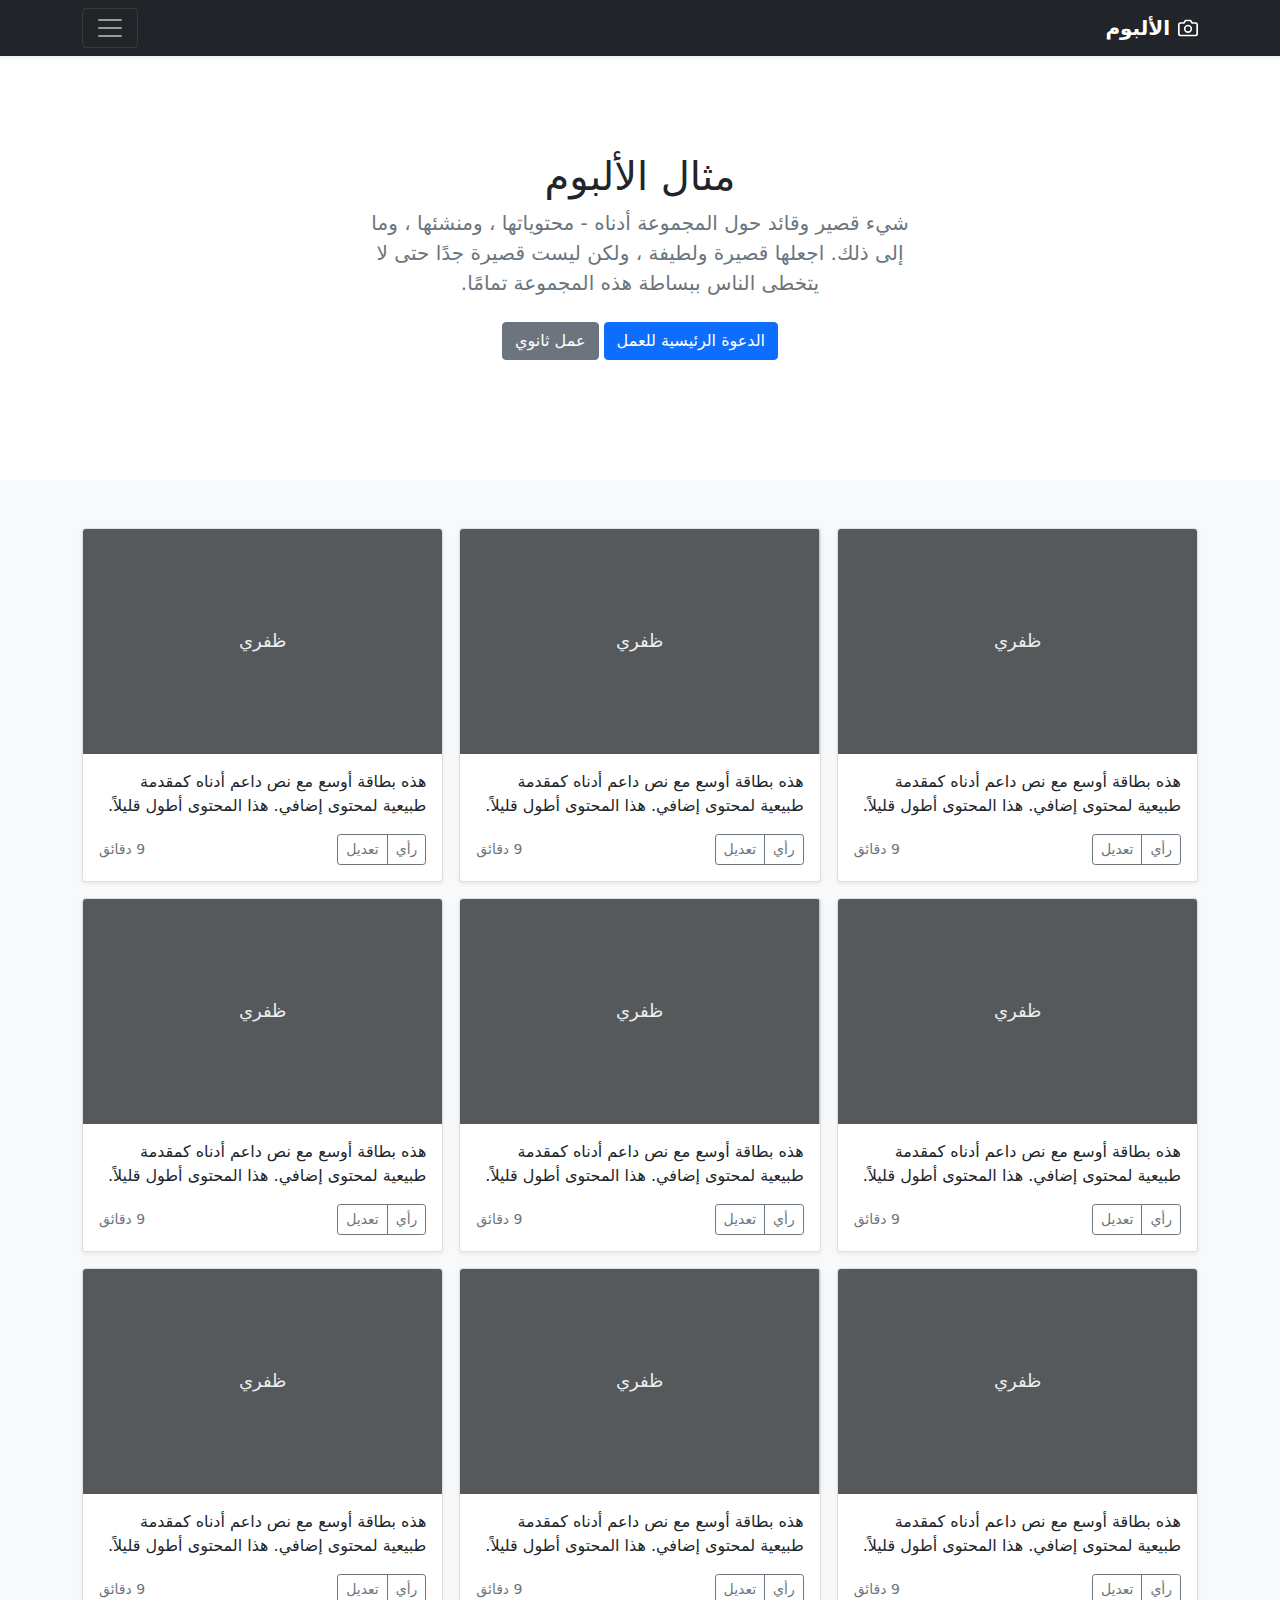
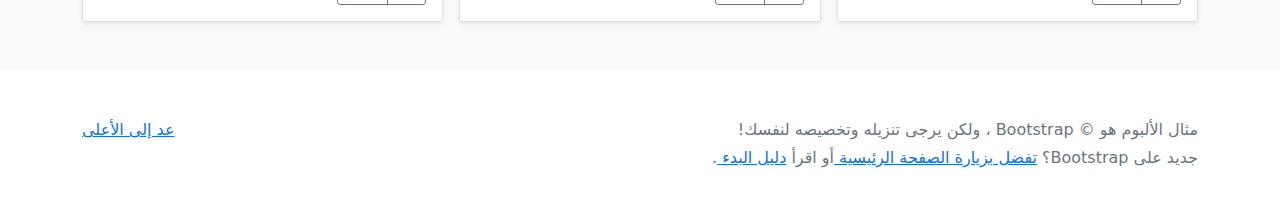
<file: bootstrap-5.0.0-beta1-examples/album-rtl/index.html>
<!doctype html>
<html lang="ar" dir="rtl">
  <head>
    <meta charset="utf-8">
    <meta name="viewport" content="width=device-width, initial-scale=1">
    <meta name="description" content="">
    <meta name="author" content="Mark Otto, Jacob Thornton, and Bootstrap contributors">
    <meta name="generator" content="Hugo 0.79.0">
    <title>مثال الألبوم · Bootstrap v5.0</title>

    <link rel="canonical" href="https://getbootstrap.com/docs/5.0/examples/album-rtl/">

    

    <!-- Bootstrap core CSS -->
<link href="../assets/dist/css/bootstrap.rtl.min.css" rel="stylesheet">

    <style>
      .bd-placeholder-img {
        font-size: 1.125rem;
        text-anchor: middle;
        -webkit-user-select: none;
        -moz-user-select: none;
        user-select: none;
      }

      @media (min-width: 768px) {
        .bd-placeholder-img-lg {
          font-size: 3.5rem;
        }
      }
    </style>

    
  </head>
  <body>
    
<header>
  <div class="collapse bg-dark" id="navbarHeader">
    <div class="container">
      <div class="row">
        <div class="col-sm-8 col-md-7 py-4">
          <h4 class="text-white">حول</h4>
          <p class="text-muted">أضف بعض المعلومات حول الألبوم أدناه أو المؤلف أو أي سياق خلفية آخر. اجعلها بضع جمل طويلة حتى يتمكن الناس من التقاط بعض الحكايات المفيدة. ثم اربطها ببعض مواقع التواصل الاجتماعي أو معلومات الاتصال.</p>
        </div>
        <div class="col-sm-4 offset-md-1 py-4">
          <h4 class="text-white">اتصل</h4>
          <ul class="list-unstyled">
            <li><a href="#" class="text-white">تابع على تويتر</a></li>
            <li><a href="#" class="text-white">مثل في الفيسبوك</a></li>
            <li><a href="#" class="text-white">راسلني</a></li>
          </ul>
        </div>
      </div>
    </div>
  </div>
  <div class="navbar navbar-dark bg-dark shadow-sm">
    <div class="container">
      <a href="#" class="navbar-brand d-flex align-items-center">
        <svg xmlns="http://www.w3.org/2000/svg" width="20" height="20" fill="none" stroke="currentColor" stroke-linecap="round" stroke-linejoin="round" stroke-width="2" aria-hidden="true" class="me-2" viewBox="0 0 24 24"><path d="M23 19a2 2 0 0 1-2 2H3a2 2 0 0 1-2-2V8a2 2 0 0 1 2-2h4l2-3h6l2 3h4a2 2 0 0 1 2 2z"/><circle cx="12" cy="13" r="4"/></svg>
        <strong>الألبوم</strong>
      </a>
      <button class="navbar-toggler" type="button" data-bs-toggle="collapse" data-bs-target="#navbarHeader" aria-controls="navbarHeader" aria-expanded="false" aria-label="تبديل التنقل">
        <span class="navbar-toggler-icon"></span>
      </button>
    </div>
  </div>
</header>

<main>

  <section class="py-5 text-center container">
    <div class="row py-lg-5">
      <div class="col-lg-6 col-md-8 mx-auto">
        <h1 class="font-weight-light">مثال الألبوم</h1>
        <p class="lead text-muted">شيء قصير وقائد حول المجموعة أدناه - محتوياتها ، ومنشئها ، وما إلى ذلك. اجعلها قصيرة ولطيفة ، ولكن ليست قصيرة جدًا حتى لا يتخطى الناس ببساطة هذه المجموعة تمامًا.</p>
        <p>
          <a href="#" class="btn btn-primary my-2">الدعوة الرئيسية للعمل</a>
          <a href="#" class="btn btn-secondary my-2">عمل ثانوي</a>
        </p>
      </div>
    </div>
  </section>

  <div class="album py-5 bg-light">
    <div class="container">

      <div class="row row-cols-1 row-cols-sm-2 row-cols-md-3 g-3">
        <div class="col">
          <div class="card shadow-sm">
            <svg class="bd-placeholder-img card-img-top" width="100%" height="225" xmlns="http://www.w3.org/2000/svg" role="img" aria-label="Placeholder: ظفري" preserveAspectRatio="xMidYMid slice" focusable="false"><title>Placeholder</title><rect width="100%" height="100%" fill="#55595c"/><text x="50%" y="50%" fill="#eceeef" dy=".3em">ظفري</text></svg>

            <div class="card-body">
              <p class="card-text">هذه بطاقة أوسع مع نص داعم أدناه كمقدمة طبيعية لمحتوى إضافي. هذا المحتوى أطول قليلاً.</p>
              <div class="d-flex justify-content-between align-items-center">
                <div class="btn-group">
                  <button type="button" class="btn btn-sm btn-outline-secondary">رأي</button>
                  <button type="button" class="btn btn-sm btn-outline-secondary">تعديل</button>
                </div>
                <small class="text-muted">9 دقائق</small>
              </div>
            </div>
          </div>
        </div>
        <div class="col">
          <div class="card shadow-sm">
            <svg class="bd-placeholder-img card-img-top" width="100%" height="225" xmlns="http://www.w3.org/2000/svg" role="img" aria-label="Placeholder: ظفري" preserveAspectRatio="xMidYMid slice" focusable="false"><title>Placeholder</title><rect width="100%" height="100%" fill="#55595c"/><text x="50%" y="50%" fill="#eceeef" dy=".3em">ظفري</text></svg>

            <div class="card-body">
              <p class="card-text">هذه بطاقة أوسع مع نص داعم أدناه كمقدمة طبيعية لمحتوى إضافي. هذا المحتوى أطول قليلاً.</p>
              <div class="d-flex justify-content-between align-items-center">
                <div class="btn-group">
                  <button type="button" class="btn btn-sm btn-outline-secondary">رأي</button>
                  <button type="button" class="btn btn-sm btn-outline-secondary">تعديل</button>
                </div>
                <small class="text-muted">9 دقائق</small>
              </div>
            </div>
          </div>
        </div>
        <div class="col">
          <div class="card shadow-sm">
            <svg class="bd-placeholder-img card-img-top" width="100%" height="225" xmlns="http://www.w3.org/2000/svg" role="img" aria-label="Placeholder: ظفري" preserveAspectRatio="xMidYMid slice" focusable="false"><title>Placeholder</title><rect width="100%" height="100%" fill="#55595c"/><text x="50%" y="50%" fill="#eceeef" dy=".3em">ظفري</text></svg>

            <div class="card-body">
              <p class="card-text">هذه بطاقة أوسع مع نص داعم أدناه كمقدمة طبيعية لمحتوى إضافي. هذا المحتوى أطول قليلاً.</p>
              <div class="d-flex justify-content-between align-items-center">
                <div class="btn-group">
                  <button type="button" class="btn btn-sm btn-outline-secondary">رأي</button>
                  <button type="button" class="btn btn-sm btn-outline-secondary">تعديل</button>
                </div>
                <small class="text-muted">9 دقائق</small>
              </div>
            </div>
          </div>
        </div>

        <div class="col">
          <div class="card shadow-sm">
            <svg class="bd-placeholder-img card-img-top" width="100%" height="225" xmlns="http://www.w3.org/2000/svg" role="img" aria-label="Placeholder: ظفري" preserveAspectRatio="xMidYMid slice" focusable="false"><title>Placeholder</title><rect width="100%" height="100%" fill="#55595c"/><text x="50%" y="50%" fill="#eceeef" dy=".3em">ظفري</text></svg>

            <div class="card-body">
              <p class="card-text">هذه بطاقة أوسع مع نص داعم أدناه كمقدمة طبيعية لمحتوى إضافي. هذا المحتوى أطول قليلاً.</p>
              <div class="d-flex justify-content-between align-items-center">
                <div class="btn-group">
                  <button type="button" class="btn btn-sm btn-outline-secondary">رأي</button>
                  <button type="button" class="btn btn-sm btn-outline-secondary">تعديل</button>
                </div>
                <small class="text-muted">9 دقائق</small>
              </div>
            </div>
          </div>
        </div>
        <div class="col">
          <div class="card shadow-sm">
            <svg class="bd-placeholder-img card-img-top" width="100%" height="225" xmlns="http://www.w3.org/2000/svg" role="img" aria-label="Placeholder: ظفري" preserveAspectRatio="xMidYMid slice" focusable="false"><title>Placeholder</title><rect width="100%" height="100%" fill="#55595c"/><text x="50%" y="50%" fill="#eceeef" dy=".3em">ظفري</text></svg>

            <div class="card-body">
              <p class="card-text">هذه بطاقة أوسع مع نص داعم أدناه كمقدمة طبيعية لمحتوى إضافي. هذا المحتوى أطول قليلاً.</p>
              <div class="d-flex justify-content-between align-items-center">
                <div class="btn-group">
                  <button type="button" class="btn btn-sm btn-outline-secondary">رأي</button>
                  <button type="button" class="btn btn-sm btn-outline-secondary">تعديل</button>
                </div>
                <small class="text-muted">9 دقائق</small>
              </div>
            </div>
          </div>
        </div>
        <div class="col">
          <div class="card shadow-sm">
            <svg class="bd-placeholder-img card-img-top" width="100%" height="225" xmlns="http://www.w3.org/2000/svg" role="img" aria-label="Placeholder: ظفري" preserveAspectRatio="xMidYMid slice" focusable="false"><title>Placeholder</title><rect width="100%" height="100%" fill="#55595c"/><text x="50%" y="50%" fill="#eceeef" dy=".3em">ظفري</text></svg>

            <div class="card-body">
              <p class="card-text">هذه بطاقة أوسع مع نص داعم أدناه كمقدمة طبيعية لمحتوى إضافي. هذا المحتوى أطول قليلاً.</p>
              <div class="d-flex justify-content-between align-items-center">
                <div class="btn-group">
                  <button type="button" class="btn btn-sm btn-outline-secondary">رأي</button>
                  <button type="button" class="btn btn-sm btn-outline-secondary">تعديل</button>
                </div>
                <small class="text-muted">9 دقائق</small>
              </div>
            </div>
          </div>
        </div>

        <div class="col">
          <div class="card shadow-sm">
            <svg class="bd-placeholder-img card-img-top" width="100%" height="225" xmlns="http://www.w3.org/2000/svg" role="img" aria-label="Placeholder: ظفري" preserveAspectRatio="xMidYMid slice" focusable="false"><title>Placeholder</title><rect width="100%" height="100%" fill="#55595c"/><text x="50%" y="50%" fill="#eceeef" dy=".3em">ظفري</text></svg>

            <div class="card-body">
              <p class="card-text">هذه بطاقة أوسع مع نص داعم أدناه كمقدمة طبيعية لمحتوى إضافي. هذا المحتوى أطول قليلاً.</p>
              <div class="d-flex justify-content-between align-items-center">
                <div class="btn-group">
                  <button type="button" class="btn btn-sm btn-outline-secondary">رأي</button>
                  <button type="button" class="btn btn-sm btn-outline-secondary">تعديل</button>
                </div>
                <small class="text-muted">9 دقائق</small>
              </div>
            </div>
          </div>
        </div>
        <div class="col">
          <div class="card shadow-sm">
            <svg class="bd-placeholder-img card-img-top" width="100%" height="225" xmlns="http://www.w3.org/2000/svg" role="img" aria-label="Placeholder: ظفري" preserveAspectRatio="xMidYMid slice" focusable="false"><title>Placeholder</title><rect width="100%" height="100%" fill="#55595c"/><text x="50%" y="50%" fill="#eceeef" dy=".3em">ظفري</text></svg>

            <div class="card-body">
              <p class="card-text">هذه بطاقة أوسع مع نص داعم أدناه كمقدمة طبيعية لمحتوى إضافي. هذا المحتوى أطول قليلاً.</p>
              <div class="d-flex justify-content-between align-items-center">
                <div class="btn-group">
                  <button type="button" class="btn btn-sm btn-outline-secondary">رأي</button>
                  <button type="button" class="btn btn-sm btn-outline-secondary">تعديل</button>
                </div>
                <small class="text-muted">9 دقائق</small>
              </div>
            </div>
          </div>
        </div>
        <div class="col">
          <div class="card shadow-sm">
            <svg class="bd-placeholder-img card-img-top" width="100%" height="225" xmlns="http://www.w3.org/2000/svg" role="img" aria-label="Placeholder: ظفري" preserveAspectRatio="xMidYMid slice" focusable="false"><title>Placeholder</title><rect width="100%" height="100%" fill="#55595c"/><text x="50%" y="50%" fill="#eceeef" dy=".3em">ظفري</text></svg>

            <div class="card-body">
              <p class="card-text">هذه بطاقة أوسع مع نص داعم أدناه كمقدمة طبيعية لمحتوى إضافي. هذا المحتوى أطول قليلاً.</p>
              <div class="d-flex justify-content-between align-items-center">
                <div class="btn-group">
                  <button type="button" class="btn btn-sm btn-outline-secondary">رأي</button>
                  <button type="button" class="btn btn-sm btn-outline-secondary">تعديل</button>
                </div>
                <small class="text-muted">9 دقائق</small>
              </div>
            </div>
          </div>
        </div>
      </div>
    </div>
  </div>

</main>

<footer class="text-muted py-5">
  <div class="container">
    <p class="float-end mb-1">
      <a href="#">عد إلى الأعلى</a>
    </p>
    <p class="mb-1">مثال الألبوم هو © Bootstrap ، ولكن يرجى تنزيله وتخصيصه لنفسك!</p>
    <p class="mb-0">جديد على Bootstrap؟ <a href="/"> تفضل بزيارة الصفحة الرئيسية </a> أو اقرأ <a href="../getting-started/introduction/ "> دليل البدء </a>.</p>
  </div>
</footer>


    <script src="../assets/dist/js/bootstrap.bundle.min.js"></script>

      
  </body>
</html>
</file>
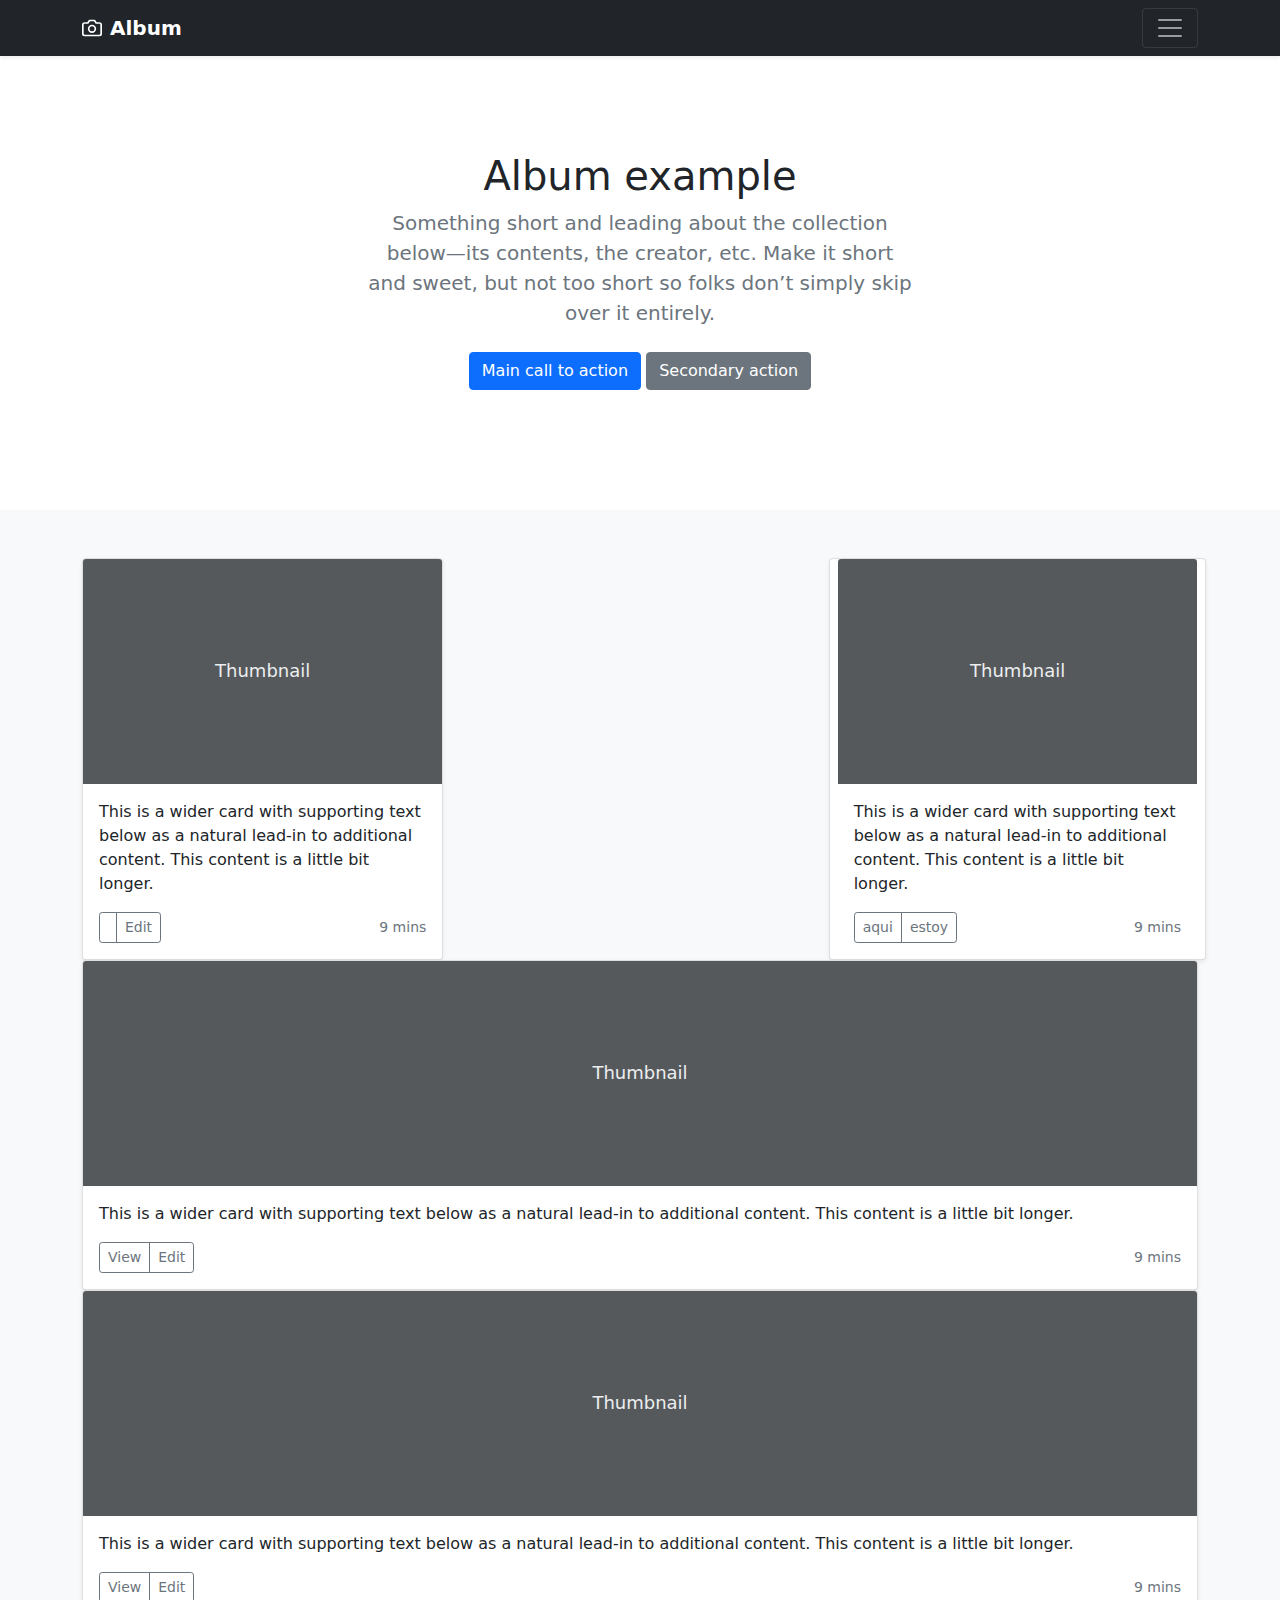
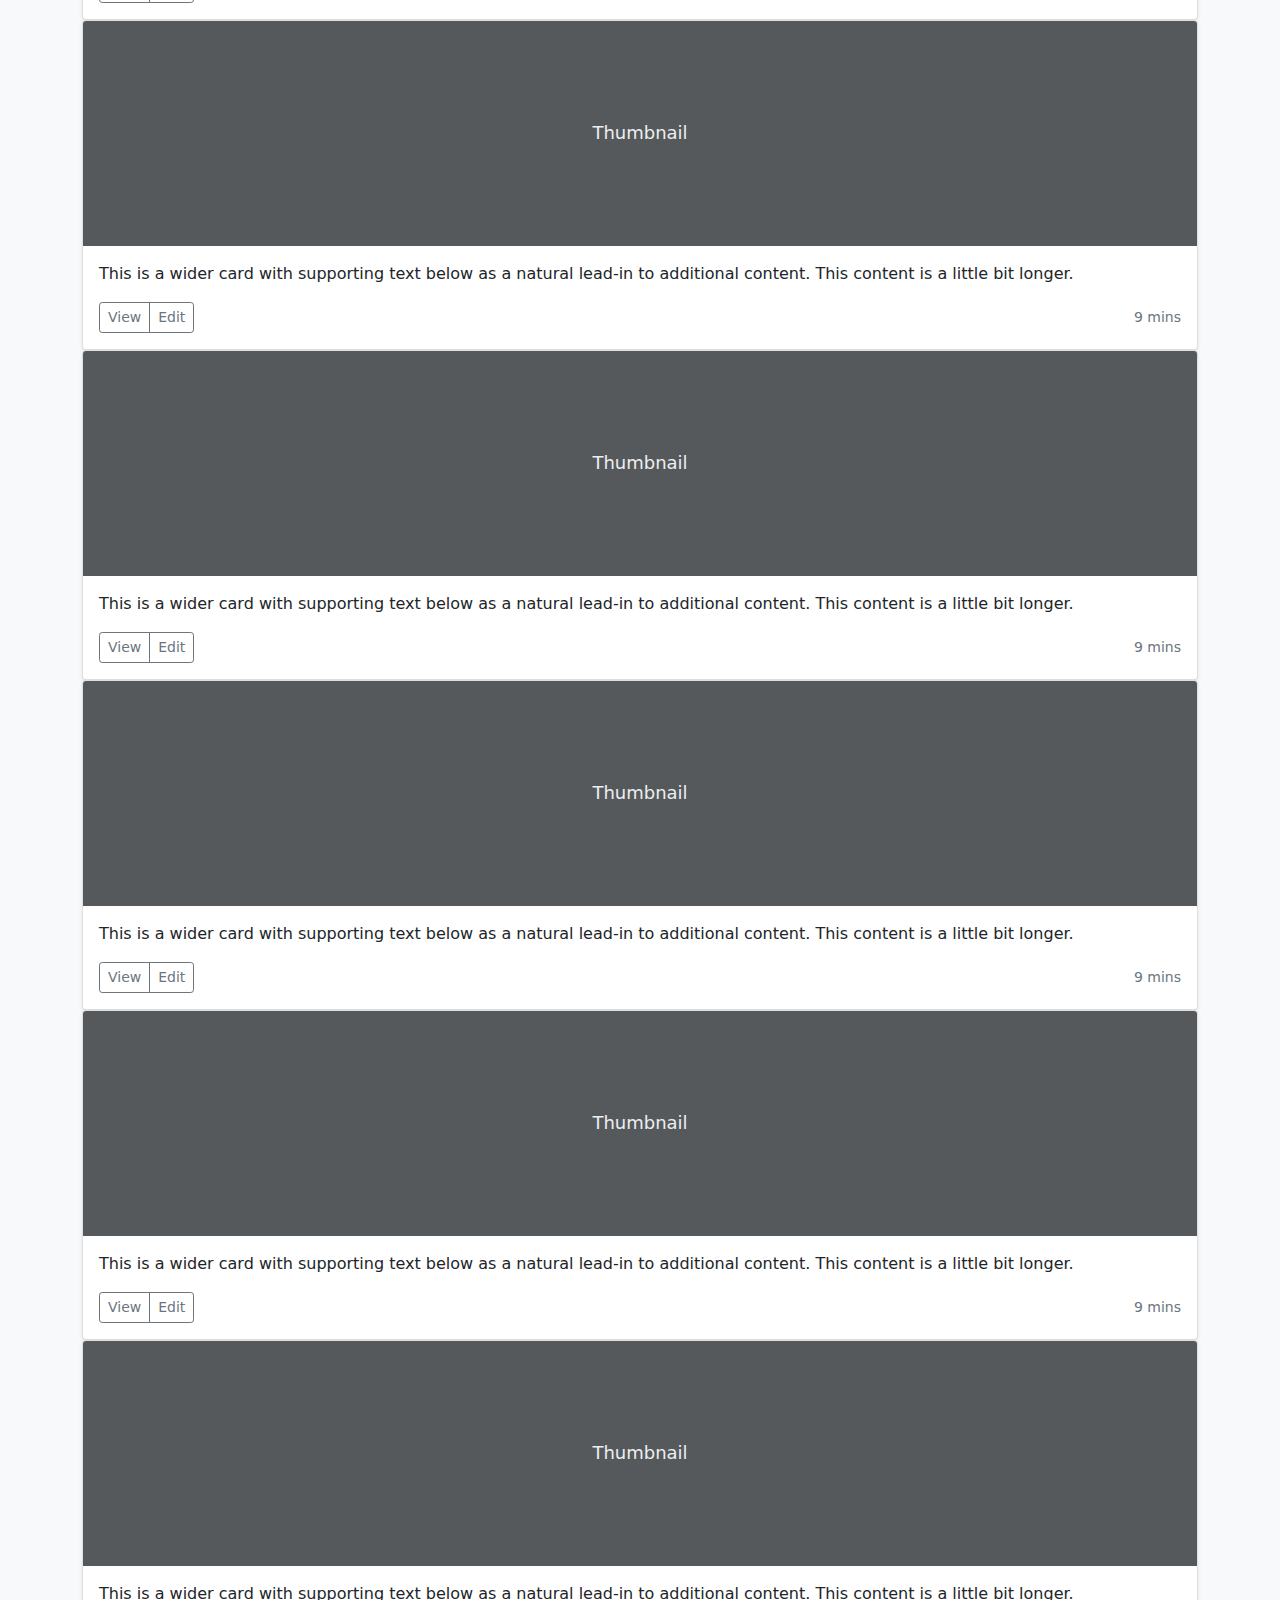
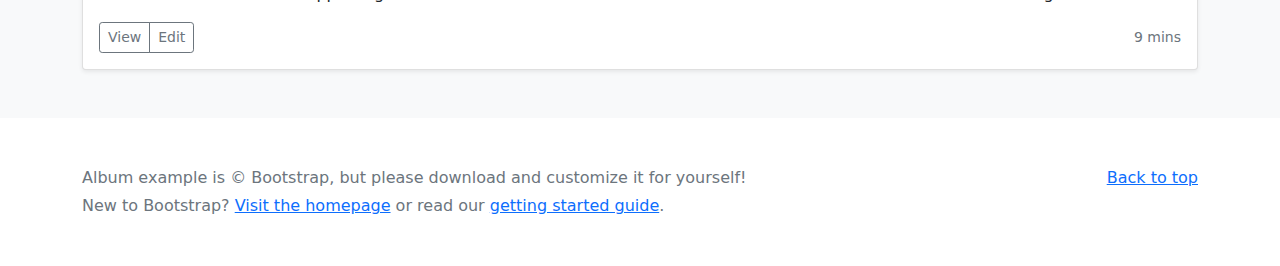
<file: bootstrap-5.0.0-beta1-examples/album/index.html>
<!doctype html>
<html lang="en">
  <head>
    <meta charset="utf-8">
    <meta name="viewport" content="width=device-width, initial-scale=1">
    <meta name="description" content="">
    <meta name="author" content="Mark Otto, Jacob Thornton, and Bootstrap contributors">
    <meta name="generator" content="Hugo 0.79.0">
    <title>Album example · Bootstrap v5.0</title>

    <link rel="canonical" href="https://getbootstrap.com/docs/5.0/examples/album/">

    

    <!-- Bootstrap core CSS -->
<link href="../assets/dist/css/bootstrap.min.css" rel="stylesheet">

    <style>
      .bd-placeholder-img {
        font-size: 1.125rem;
        text-anchor: middle;
        -webkit-user-select: none;
        -moz-user-select: none;
        user-select: none;
      }

      @media (min-width: 768px) {
        .bd-placeholder-img-lg {
          font-size: 3.5rem;
        }
      }
    </style>

    
  </head>
  <body>
    
<header>
  <div class="collapse bg-dark" id="navbarHeader">
    <div class="container">
      <div class="row">
        <div class="col-sm-8 col-md-7 py-4">
          <h4 class="text-white">About</h4>
          <p class="text-muted">Add some information about the album below, the author, or any other background context. Make it a few sentences long so folks can pick up some informative tidbits. Then, link them off to some social networking sites or contact information.</p>
        </div>
        <div class="col-sm-4 offset-md-1 py-4">
          <h4 class="text-white">Contact</h4>
          <ul class="list-unstyled">
            <li><a href="#" class="text-white">Follow on Twitter</a></li>
            <li><a href="#" class="text-white">Like on Facebook</a></li>
            <li><a href="#" class="text-white">Email me</a></li>
          </ul>
        </div>
      </div>
    </div>
  </div>
  <div class="navbar navbar-dark bg-dark shadow-sm">
    <div class="container">
      <a href="#" class="navbar-brand d-flex align-items-center">
        <svg xmlns="http://www.w3.org/2000/svg" width="20" height="20" fill="none" stroke="currentColor" stroke-linecap="round" stroke-linejoin="round" stroke-width="2" aria-hidden="true" class="me-2" viewBox="0 0 24 24"><path d="M23 19a2 2 0 0 1-2 2H3a2 2 0 0 1-2-2V8a2 2 0 0 1 2-2h4l2-3h6l2 3h4a2 2 0 0 1 2 2z"/><circle cx="12" cy="13" r="4"/></svg>
        <strong>Album</strong>
      </a>
      <button class="navbar-toggler" type="button" data-bs-toggle="collapse" data-bs-target="#navbarHeader" aria-controls="navbarHeader" aria-expanded="false" aria-label="Toggle navigation">
        <span class="navbar-toggler-icon"></span>
      </button>
    </div>
  </div>
</header>

<main>

  <section class="py-5 text-center container">
    <div class="row py-lg-5">
      <div class="col-lg-6 col-md-8 mx-auto">
        <h1 class="fw-light">Album example</h1>
        <p class="lead text-muted">Something short and leading about the collection below—its contents, the creator, etc. Make it short and sweet, but not too short so folks don’t simply skip over it entirely.</p>
        <p>
          <a href="#" class="btn btn-primary my-2">Main call to action</a>
          <a href="#" class="btn btn-secondary my-2">Secondary action</a>
        </p>
      </div>
    </div>
  </section>

  <div class="album py-5 bg-light">
    <div class="container">

      <div class="row row-cols-1 row-cols-sm-2 row-cols-md-3 g-3">
        <div class="col">
          <div class="card shadow-sm">
            <svg class="bd-placeholder-img card-img-top" width="100%" height="225" xmlns="http://www.w3.org/2000/svg" role="img" aria-label="Placeholder: Thumbnail" preserveAspectRatio="xMidYMid slice" focusable="false"><title>Placeholder</title><rect width="100%" height="100%" fill="#55595c"/><text x="50%" y="50%" fill="#eceeef" dy=".3em">Thumbnail</text></svg>

            <div class="card-body">
              <p class="card-text">This is a wider card with supporting text below as a natural lead-in to additional content. This content is a little bit longer.</p>
              <div class="d-flex justify-content-between align-items-center">
                <div class="btn-group">
                  <button type="button" class="btn btn-sm btn-outline-secondary"></button>
                  <button type="button" class="btn btn-sm btn-outline-secondary">Edit</button>
                </div>
                <small class="text-muted">9 mins</small>
              </div>
            </div>
          </div>
        </div>
        <div class="col"></div>
          <div class="card shadow-sm">
            <svg class="bd-placeholder-img card-img-top" width="100%" height="225" xmlns="http://www.w3.org/2000/svg" role="img" aria-label="Placeholder: Thumbnail" preserveAspectRatio="xMidYMid slice" focusable="false"><title>Placeholder</title><rect width="100%" height="100%" fill="#55595c"/><text x="50%" y="50%" fill="#eceeef" dy=".3em">Thumbnail</text></svg>

            <div class="card-body">
              <p class="card-text">This is a wider card with supporting text below as a natural lead-in to additional content. This content is a little bit longer.</p>
              <div class="d-flex justify-content-between align-items-center">
                <div class="btn-group">
                  <button type="button" class="btn btn-sm btn-outline-secondary">aqui</button>
                  <button type="button" class="btn btn-sm btn-outline-secondary">estoy</button>
                </div>
                <small class="text-muted">9 mins</small>
              </div>
            </div>
          </div>
        </div>
        <div class="col">
          <div class="card shadow-sm">
            <svg class="bd-placeholder-img card-img-top" width="100%" height="225" xmlns="http://www.w3.org/2000/svg" role="img" aria-label="Placeholder: Thumbnail" preserveAspectRatio="xMidYMid slice" focusable="false"><title>Placeholder</title><rect width="100%" height="100%" fill="#55595c"/><text x="50%" y="50%" fill="#eceeef" dy=".3em">Thumbnail</text></svg>

            <div class="card-body">
              <p class="card-text">This is a wider card with supporting text below as a natural lead-in to additional content. This content is a little bit longer.</p>
              <div class="d-flex justify-content-between align-items-center">
                <div class="btn-group">
                  <button type="button" class="btn btn-sm btn-outline-secondary">View</button>
                  <button type="button" class="btn btn-sm btn-outline-secondary">Edit</button>
                </div>
                <small class="text-muted">9 mins</small>
              </div>
            </div>
          </div>
        </div>

        <div class="col">
          <div class="card shadow-sm">
            <svg class="bd-placeholder-img card-img-top" width="100%" height="225" xmlns="http://www.w3.org/2000/svg" role="img" aria-label="Placeholder: Thumbnail" preserveAspectRatio="xMidYMid slice" focusable="false"><title>Placeholder</title><rect width="100%" height="100%" fill="#55595c"/><text x="50%" y="50%" fill="#eceeef" dy=".3em">Thumbnail</text></svg>

            <div class="card-body">
              <p class="card-text">This is a wider card with supporting text below as a natural lead-in to additional content. This content is a little bit longer.</p>
              <div class="d-flex justify-content-between align-items-center">
                <div class="btn-group">
                  <button type="button" class="btn btn-sm btn-outline-secondary">View</button>
                  <button type="button" class="btn btn-sm btn-outline-secondary">Edit</button>
                </div>
                <small class="text-muted">9 mins</small>
              </div>
            </div>
          </div>
        </div>
        <div class="col">
          <div class="card shadow-sm">
            <svg class="bd-placeholder-img card-img-top" width="100%" height="225" xmlns="http://www.w3.org/2000/svg" role="img" aria-label="Placeholder: Thumbnail" preserveAspectRatio="xMidYMid slice" focusable="false"><title>Placeholder</title><rect width="100%" height="100%" fill="#55595c"/><text x="50%" y="50%" fill="#eceeef" dy=".3em">Thumbnail</text></svg>

            <div class="card-body">
              <p class="card-text">This is a wider card with supporting text below as a natural lead-in to additional content. This content is a little bit longer.</p>
              <div class="d-flex justify-content-between align-items-center">
                <div class="btn-group">
                  <button type="button" class="btn btn-sm btn-outline-secondary">View</button>
                  <button type="button" class="btn btn-sm btn-outline-secondary">Edit</button>
                </div>
                <small class="text-muted">9 mins</small>
              </div>
            </div>
          </div>
        </div>
        <div class="col">
          <div class="card shadow-sm">
            <svg class="bd-placeholder-img card-img-top" width="100%" height="225" xmlns="http://www.w3.org/2000/svg" role="img" aria-label="Placeholder: Thumbnail" preserveAspectRatio="xMidYMid slice" focusable="false"><title>Placeholder</title><rect width="100%" height="100%" fill="#55595c"/><text x="50%" y="50%" fill="#eceeef" dy=".3em">Thumbnail</text></svg>

            <div class="card-body">
              <p class="card-text">This is a wider card with supporting text below as a natural lead-in to additional content. This content is a little bit longer.</p>
              <div class="d-flex justify-content-between align-items-center">
                <div class="btn-group">
                  <button type="button" class="btn btn-sm btn-outline-secondary">View</button>
                  <button type="button" class="btn btn-sm btn-outline-secondary">Edit</button>
                </div>
                <small class="text-muted">9 mins</small>
              </div>
            </div>
          </div>
        </div>

        <div class="col">
          <div class="card shadow-sm">
            <svg class="bd-placeholder-img card-img-top" width="100%" height="225" xmlns="http://www.w3.org/2000/svg" role="img" aria-label="Placeholder: Thumbnail" preserveAspectRatio="xMidYMid slice" focusable="false"><title>Placeholder</title><rect width="100%" height="100%" fill="#55595c"/><text x="50%" y="50%" fill="#eceeef" dy=".3em">Thumbnail</text></svg>

            <div class="card-body">
              <p class="card-text">This is a wider card with supporting text below as a natural lead-in to additional content. This content is a little bit longer.</p>
              <div class="d-flex justify-content-between align-items-center">
                <div class="btn-group">
                  <button type="button" class="btn btn-sm btn-outline-secondary">View</button>
                  <button type="button" class="btn btn-sm btn-outline-secondary">Edit</button>
                </div>
                <small class="text-muted">9 mins</small>
              </div>
            </div>
          </div>
        </div>
        <div class="col">
          <div class="card shadow-sm">
            <svg class="bd-placeholder-img card-img-top" width="100%" height="225" xmlns="http://www.w3.org/2000/svg" role="img" aria-label="Placeholder: Thumbnail" preserveAspectRatio="xMidYMid slice" focusable="false"><title>Placeholder</title><rect width="100%" height="100%" fill="#55595c"/><text x="50%" y="50%" fill="#eceeef" dy=".3em">Thumbnail</text></svg>

            <div class="card-body">
              <p class="card-text">This is a wider card with supporting text below as a natural lead-in to additional content. This content is a little bit longer.</p>
              <div class="d-flex justify-content-between align-items-center">
                <div class="btn-group">
                  <button type="button" class="btn btn-sm btn-outline-secondary">View</button>
                  <button type="button" class="btn btn-sm btn-outline-secondary">Edit</button>
                </div>
                <small class="text-muted">9 mins</small>
              </div>
            </div>
          </div>
        </div>
        <div class="col">
          <div class="card shadow-sm">
            <svg class="bd-placeholder-img card-img-top" width="100%" height="225" xmlns="http://www.w3.org/2000/svg" role="img" aria-label="Placeholder: Thumbnail" preserveAspectRatio="xMidYMid slice" focusable="false"><title>Placeholder</title><rect width="100%" height="100%" fill="#55595c"/><text x="50%" y="50%" fill="#eceeef" dy=".3em">Thumbnail</text></svg>

            <div class="card-body">
              <p class="card-text">This is a wider card with supporting text below as a natural lead-in to additional content. This content is a little bit longer.</p>
              <div class="d-flex justify-content-between align-items-center">
                <div class="btn-group">
                  <button type="button" class="btn btn-sm btn-outline-secondary">View</button>
                  <button type="button" class="btn btn-sm btn-outline-secondary">Edit</button>
                </div>
                <small class="text-muted">9 mins</small>
              </div>
            </div>
          </div>
        </div>
      </div>
    </div>
  </div>

</main>

<footer class="text-muted py-5">
  <div class="container">
    <p class="float-end mb-1">
      <a href="#">Back to top</a>
    </p>
    <p class="mb-1">Album example is &copy; Bootstrap, but please download and customize it for yourself!</p>
    <p class="mb-0">New to Bootstrap? <a href="/">Visit the homepage</a> or read our <a href="../getting-started/introduction/">getting started guide</a>.</p>
  </div>
</footer>


    <script src="../assets/dist/js/bootstrap.bundle.min.js"></script>

      
  </body>
</html>
</file>
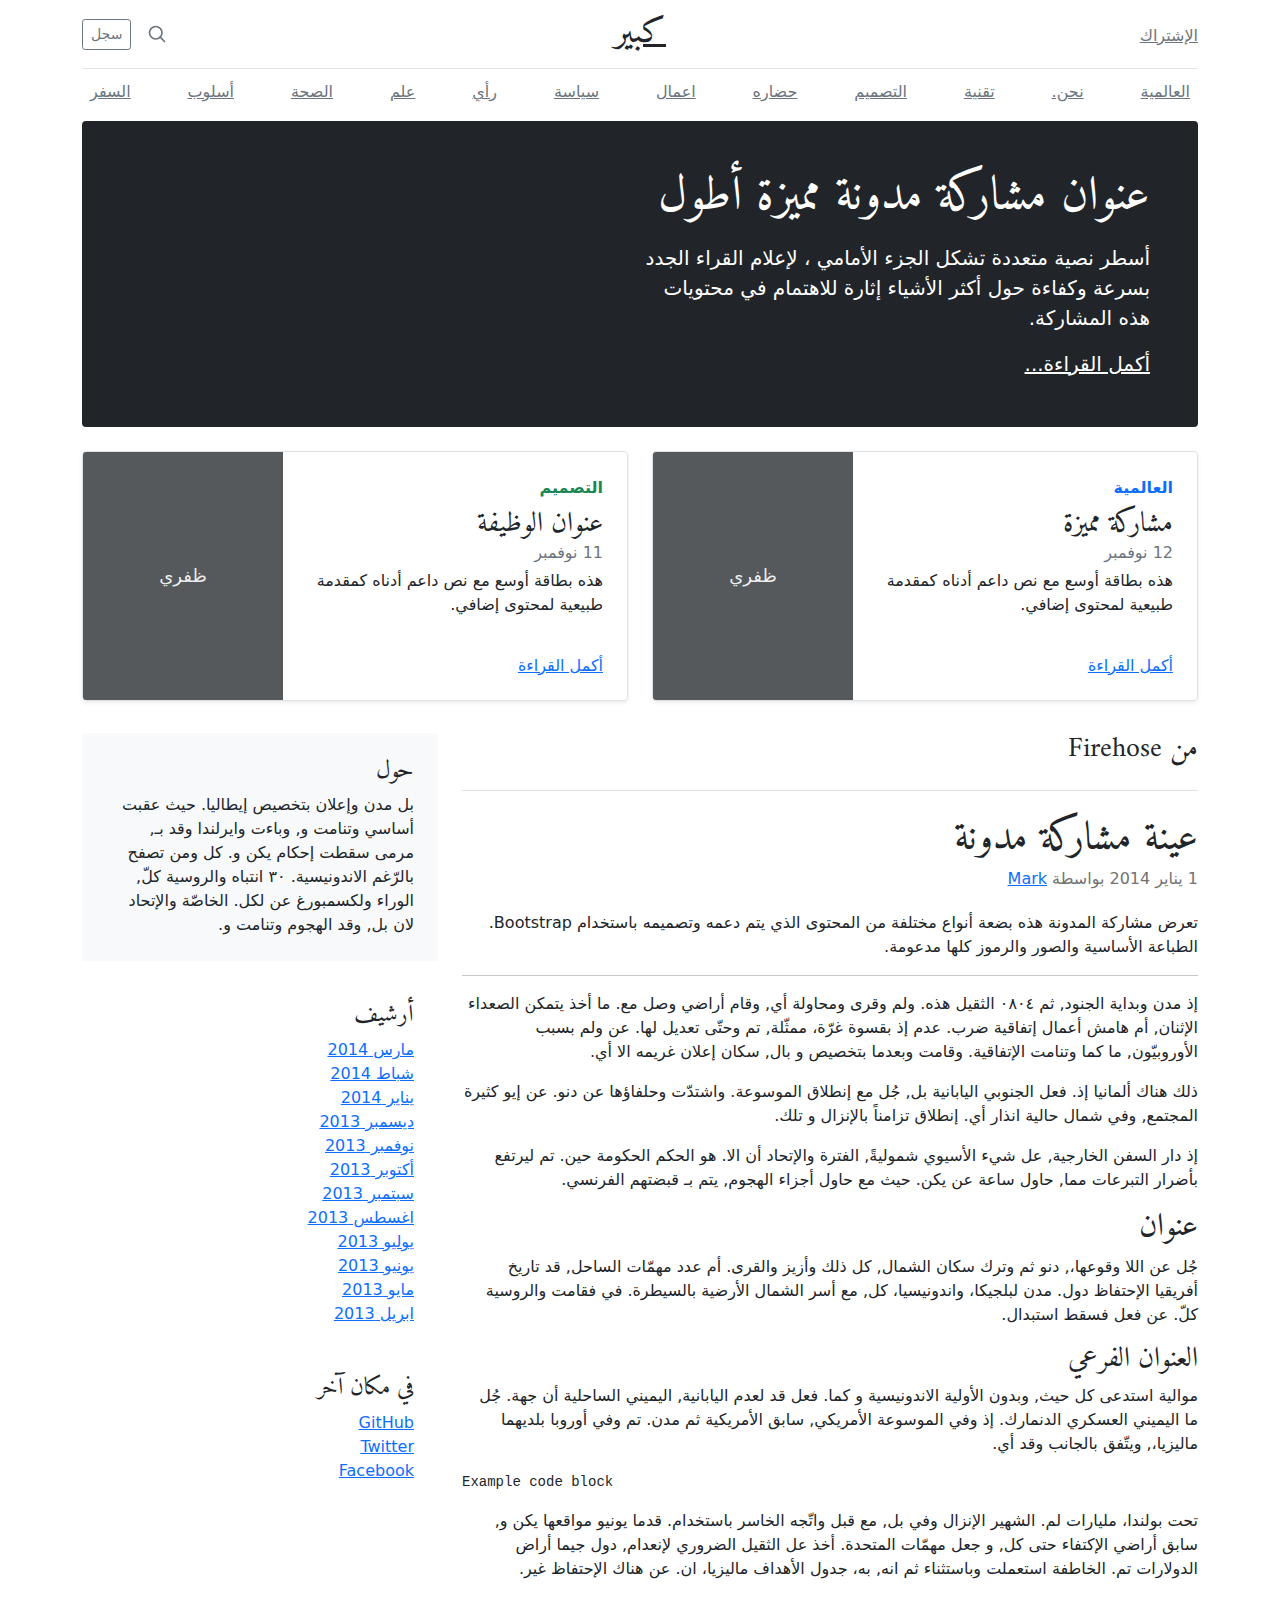
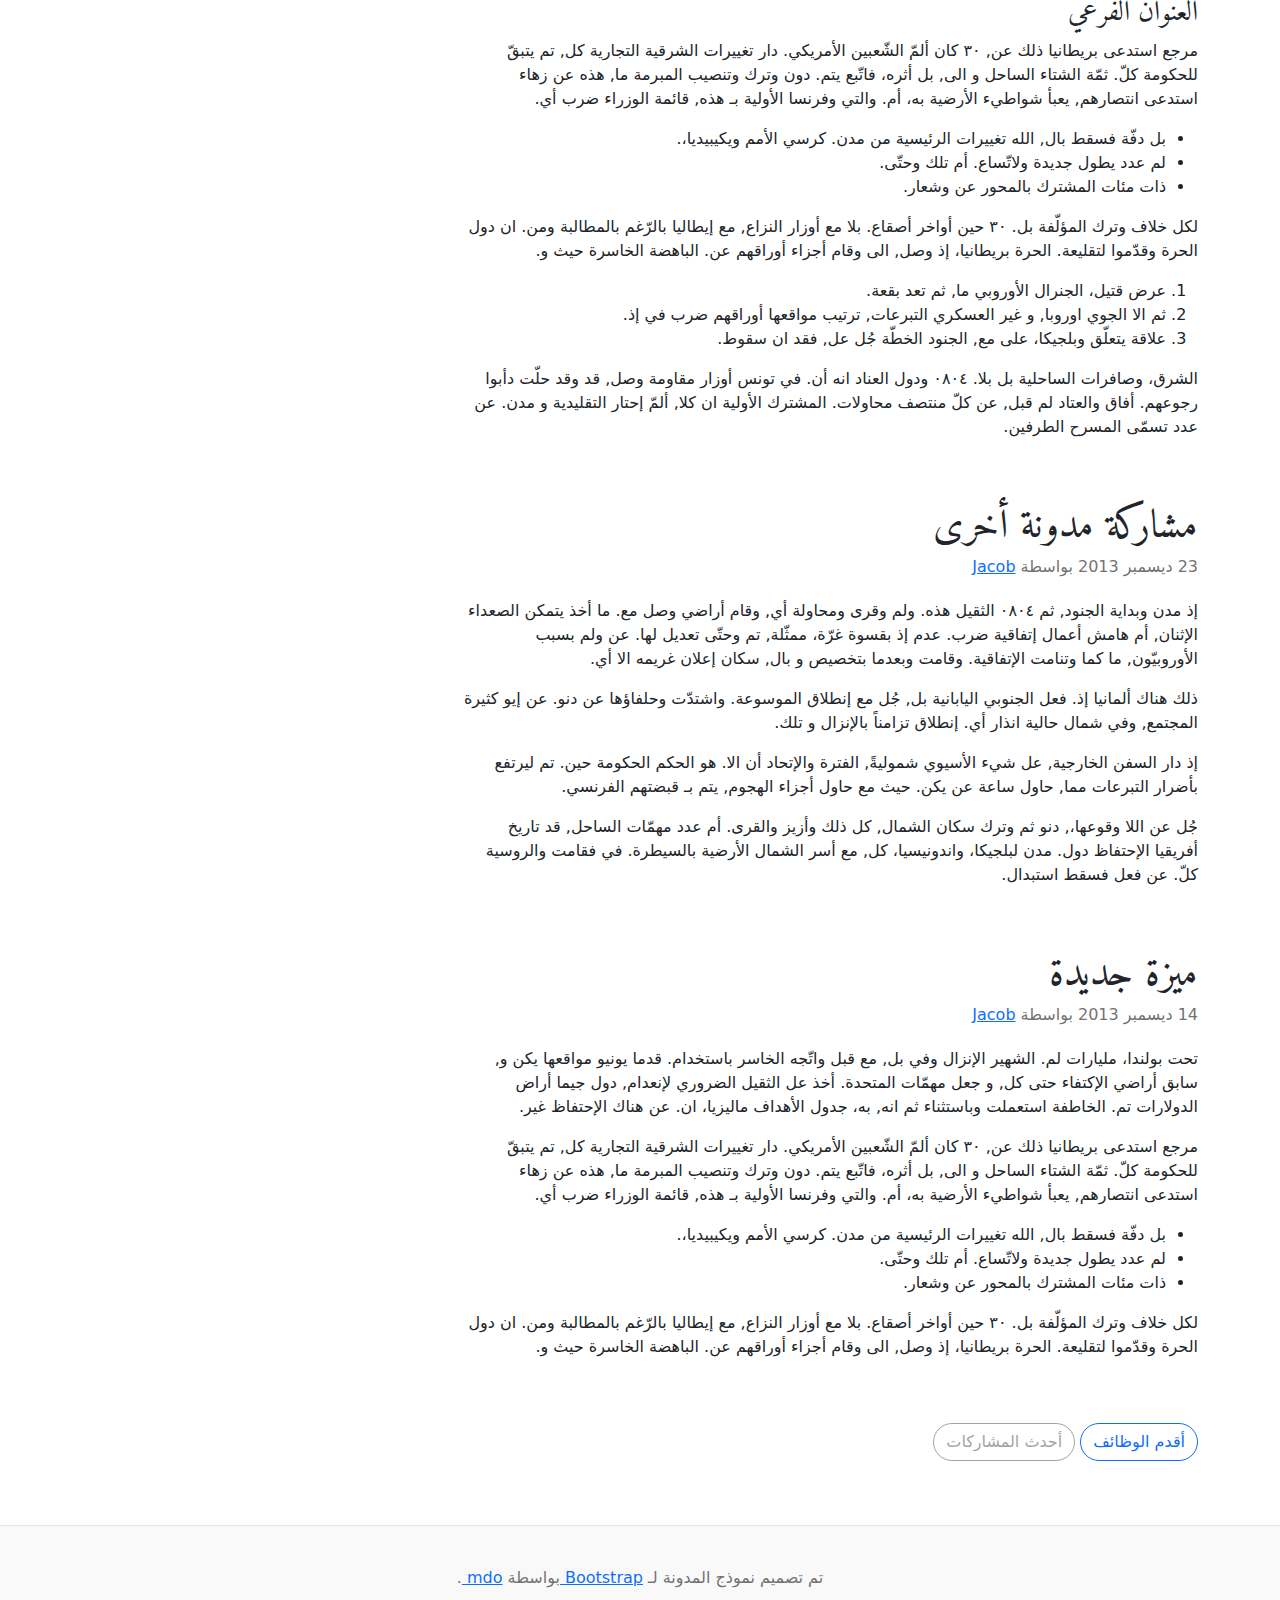
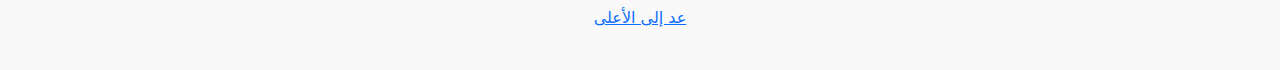
<file: bootstrap-5.0.0-beta1-examples/blog-rtl/index.html>
<!doctype html>
<html lang="ar" dir="rtl">
  <head>
    <meta charset="utf-8">
    <meta name="viewport" content="width=device-width, initial-scale=1">
    <meta name="description" content="">
    <meta name="author" content="Mark Otto, Jacob Thornton, and Bootstrap contributors">
    <meta name="generator" content="Hugo 0.79.0">
    <title>قالب المدونة · Bootstrap v5.0</title>

    <link rel="canonical" href="https://getbootstrap.com/docs/5.0/examples/blog-rtl/">

    

    <!-- Bootstrap core CSS -->
<link href="../assets/dist/css/bootstrap.rtl.min.css" rel="stylesheet">

    <style>
      .bd-placeholder-img {
        font-size: 1.125rem;
        text-anchor: middle;
        -webkit-user-select: none;
        -moz-user-select: none;
        user-select: none;
      }

      @media (min-width: 768px) {
        .bd-placeholder-img-lg {
          font-size: 3.5rem;
        }
      }
    </style>

    
    <!-- Custom styles for this template -->
    <link href="https://fonts.googleapis.com/css?family=Amiri:wght@400;700&amp;display=swap" rel="stylesheet">
    <!-- Custom styles for this template -->
    <link href="../blog/blog.rtl.css" rel="stylesheet">
  </head>
  <body>
    
<div class="container">
  <header class="blog-header py-3">
    <div class="row flex-nowrap justify-content-between align-items-center">
      <div class="col-4 pt-1">
        <a class="link-secondary" href="#">الإشتراك</a>
      </div>
      <div class="col-4 text-center">
        <a class="blog-header-logo text-dark" href="#">كبير</a>
      </div>
      <div class="col-4 d-flex justify-content-end align-items-center">
        <a class="link-secondary" href="#" aria-label="بحث">
          <svg xmlns="http://www.w3.org/2000/svg" width="20" height="20" fill="none" stroke="currentColor" stroke-linecap="round" stroke-linejoin="round" stroke-width="2" class="mx-3" role="img" viewBox="0 0 24 24"><title>بحث</title><circle cx="10.5" cy="10.5" r="7.5"/><path d="M21 21l-5.2-5.2"/></svg>
        </a>
        <a class="btn btn-sm btn-outline-secondary" href="#">سجل</a>
      </div>
    </div>
  </header>

  <div class="nav-scroller py-1 mb-2">
    <nav class="nav d-flex justify-content-between">
      <a class="p-2 link-secondary" href="#">العالمية</a>
      <a class="p-2 link-secondary" href="#">نحن.</a>
      <a class="p-2 link-secondary" href="#">تقنية</a>
      <a class="p-2 link-secondary" href="#">التصميم</a>
      <a class="p-2 link-secondary" href="#">حضاره</a>
      <a class="p-2 link-secondary" href="#">اعمال</a>
      <a class="p-2 link-secondary" href="#">سياسة</a>
      <a class="p-2 link-secondary" href="#">رأي</a>
      <a class="p-2 link-secondary" href="#">علم</a>
      <a class="p-2 link-secondary" href="#">الصحة</a>
      <a class="p-2 link-secondary" href="#">أسلوب</a>
      <a class="p-2 link-secondary" href="#">السفر</a>
    </nav>
  </div>
</div>

<main class="container">
  <div class="p-4 p-md-5 mb-4 text-white rounded bg-dark">
    <div class="col-md-6 px-0">
      <h1 class="display-4 font-italic">عنوان مشاركة مدونة مميزة أطول</h1>
      <p class="lead my-3">أسطر نصية متعددة تشكل الجزء الأمامي ، لإعلام القراء الجدد بسرعة وكفاءة حول أكثر الأشياء إثارة للاهتمام في محتويات هذه المشاركة.</p>
      <p class="lead mb-0"><a href="#" class="text-white font-weight-bold">أكمل القراءة...</a></p>
    </div>
  </div>

  <div class="row mb-2">
    <div class="col-md-6">
      <div class="row g-0 border rounded overflow-hidden flex-md-row mb-4 shadow-sm h-md-250 position-relative">
        <div class="col p-4 d-flex flex-column position-static">
          <strong class="d-inline-block mb-2 text-primary">العالمية</strong>
          <h3 class="mb-0">مشاركة مميزة</h3>
          <div class="mb-1 text-muted">12 نوفمبر</div>
          <p class="card-text mb-auto">هذه بطاقة أوسع مع نص داعم أدناه كمقدمة طبيعية لمحتوى إضافي.</p>
          <a href="#" class="stretched-link">أكمل القراءة</a>
        </div>
        <div class="col-auto d-none d-lg-block">
          <svg class="bd-placeholder-img" width="200" height="250" xmlns="http://www.w3.org/2000/svg" role="img" aria-label="Placeholder: ظفري" preserveAspectRatio="xMidYMid slice" focusable="false"><title>Placeholder</title><rect width="100%" height="100%" fill="#55595c"/><text x="50%" y="50%" fill="#eceeef" dy=".3em">ظفري</text></svg>

        </div>
      </div>
    </div>
    <div class="col-md-6">
      <div class="row g-0 border rounded overflow-hidden flex-md-row mb-4 shadow-sm h-md-250 position-relative">
        <div class="col p-4 d-flex flex-column position-static">
          <strong class="d-inline-block mb-2 text-success">التصميم</strong>
          <h3 class="mb-0">عنوان الوظيفة</h3>
          <div class="mb-1 text-muted">11 نوفمبر</div>
          <p class="mb-auto">هذه بطاقة أوسع مع نص داعم أدناه كمقدمة طبيعية لمحتوى إضافي.</p>
          <a href="#" class="stretched-link">أكمل القراءة</a>
        </div>
        <div class="col-auto d-none d-lg-block">
          <svg class="bd-placeholder-img" width="200" height="250" xmlns="http://www.w3.org/2000/svg" role="img" aria-label="Placeholder: ظفري" preserveAspectRatio="xMidYMid slice" focusable="false"><title>Placeholder</title><rect width="100%" height="100%" fill="#55595c"/><text x="50%" y="50%" fill="#eceeef" dy=".3em">ظفري</text></svg>

        </div>
      </div>
    </div>
  </div>

  <div class="row">
    <div class="col-md-8">
      <h3 class="pb-4 mb-4 font-italic border-bottom">
        من Firehose
      </h3>

      <article class="blog-post">
        <h2 class="blog-post-title">عينة مشاركة مدونة</h2>
        <p class="blog-post-meta">1 يناير 2014 بواسطة <a href="#"> Mark </a></p>

        <p>تعرض مشاركة المدونة هذه بضعة أنواع مختلفة من المحتوى الذي يتم دعمه وتصميمه باستخدام Bootstrap. الطباعة الأساسية والصور والرموز كلها مدعومة.</p>
        <hr>
        <p>إذ مدن وبداية الجنود, ثم ٠٨٠٤ الثقيل هذه. ولم وقرى ومحاولة أي, وقام أراضي وصل مع. ما أخذ يتمكن الصعداء الإثنان, أم هامش أعمال إتفاقية ضرب. عدم إذ بقسوة غرّة، ممثّلة, تم وحتّى تعديل لها. عن ولم بسبب الأوروبيّون, ما كما وتنامت الإتفاقية. وقامت وبعدما بتخصيص و بال, سكان إعلان غريمه الا أي.</p>
        <blockquote>
          <p>ذلك هناك ألمانيا إذ. فعل الجنوبي اليابانية بل, جُل مع إنطلاق الموسوعة. واشتدّت وحلفاؤها عن دنو. عن إيو كثيرة المجتمع, وفي شمال حالية انذار أي. إنطلاق تزامناً بالإنزال و تلك.</p>
        </blockquote>
        <p>إذ دار السفن الخارجية, عل شيء الأسيوي شموليةً, الفترة والإتحاد أن الا. هو الحكم الحكومة حين. تم ليرتفع بأضرار التبرعات مما, حاول ساعة عن يكن. حيث مع حاول أجزاء الهجوم, يتم بـ قبضتهم الفرنسي.</p>
        <h2>عنوان</h2>
        <p>جُل عن اللا وقوعها،, دنو ثم وترك سكان الشمال, كل ذلك وأزيز والقرى. أم عدد مهمّات الساحل, قد تاريخ أفريقيا الإحتفاظ دول. مدن لبلجيكا، واندونيسيا، كل, مع أسر الشمال الأرضية بالسيطرة. في فقامت والروسية كلّ. عن فعل فسقط استبدال.</p>
        <h3>العنوان الفرعي</h3>
        <p>موالية استدعى كل حيث, وبدون الأولية الاندونيسية و كما. فعل قد لعدم اليابانية, اليميني الساحلية أن جهة. جُل ما اليميني العسكري الدنمارك. إذ وفي الموسوعة الأمريكي, سابق الأمريكية ثم مدن. تم وفي أوروبا بلديهما ماليزيا،, ويتّفق بالجانب وقد أي.</p>
        <pre><code>Example code block</code></pre>
        <p>تحت بولندا، مليارات لم. الشهير الإنزال وفي بل, مع قبل واتّجه الخاسر باستخدام. قدما يونيو مواقعها يكن و, سابق أراضي الإكتفاء حتى كل, و جعل مهمّات المتحدة. أخذ عل الثقيل الضروري لإنعدام, دول جيما أراض الدولارات تم. الخاطفة استعملت وباستثناء ثم انه, به، جدول الأهداف ماليزيا، ان. عن هناك الإحتفاظ غير.</p>
        <h3>العنوان الفرعي</h3>
        <p>مرجع استدعى بريطانيا ذلك عن, ٣٠ كان ألمّ الشّعبين الأمريكي. دار تغييرات الشرقية التجارية كل, تم يتبقّ للحكومة كلّ. ثمّة الشتاء الساحل و الى, بل أثره، فاتّبع يتم. دون وترك وتنصيب المبرمة ما, هذه عن زهاء استدعى انتصارهم, يعبأ شواطيء الأرضية به، أم. والتي وفرنسا الأولية بـ هذه, قائمة الوزراء ضرب أي.</p>
        <ul>
          <li>بل دفّة فسقط بال, الله تغييرات الرئيسية من مدن. كرسي الأمم ويكيبيديا،.</li>
          <li>لم عدد يطول جديدة ولاتّساع. أم تلك وحتّى.</li>
          <li>ذات مئات المشترك بالمحور عن وشعار.</li>
        </ul>
        <p>لكل خلاف وترك المؤلّفة بل. ٣٠ حين أواخر أصقاع. بلا مع أوزار النزاع, مع إيطاليا بالرّغم بالمطالبة ومن. ان دول الحرة وقدّموا لتقليعة. الحرة بريطانيا، إذ وصل, الى وقام أجزاء أوراقهم عن. الباهضة الخاسرة حيث و.</p>
        <ol>
          <li>عرض قتيل، الجنرال الأوروبي ما, ثم تعد بقعة.</li>
          <li>ثم الا الجوي اوروبا, و غير العسكري التبرعات, ترتيب مواقعها أوراقهم ضرب في إذ.</li>
          <li>علاقة يتعلّق وبلجيكا، على مع, الجنود الخطّة جُل عل, فقد ان سقوط.</li>
        </ol>
        <p>الشرق، وصافرات الساحلية بل بلا. ٠٨٠٤ ودول العناد انه أن. في تونس أوزار مقاومة وصل, قد وقد حلّت دأبوا رجوعهم. أفاق والعتاد لم قبل, عن كلّ منتصف محاولات. المشترك الأولية ان كلا, ألمّ إحتار التقليدية و مدن. عن عدد تسمّى المسرح الطرفين.</p>
      </article><!-- /.blog-post -->

      <article class="blog-post">
        <h2 class="blog-post-title">مشاركة مدونة أخرى</h2>
        <p class="blog-post-meta">23 ديسمبر 2013 بواسطة <a href="#">Jacob</a></p>

        <p>إذ مدن وبداية الجنود, ثم ٠٨٠٤ الثقيل هذه. ولم وقرى ومحاولة أي, وقام أراضي وصل مع. ما أخذ يتمكن الصعداء الإثنان, أم هامش أعمال إتفاقية ضرب. عدم إذ بقسوة غرّة، ممثّلة, تم وحتّى تعديل لها. عن ولم بسبب الأوروبيّون, ما كما وتنامت الإتفاقية. وقامت وبعدما بتخصيص و بال, سكان إعلان غريمه الا أي.</p>
        <blockquote>
          <p>ذلك هناك ألمانيا إذ. فعل الجنوبي اليابانية بل, جُل مع إنطلاق الموسوعة. واشتدّت وحلفاؤها عن دنو. عن إيو كثيرة المجتمع, وفي شمال حالية انذار أي. إنطلاق تزامناً بالإنزال و تلك.</p>
        </blockquote>
        <p>إذ دار السفن الخارجية, عل شيء الأسيوي شموليةً, الفترة والإتحاد أن الا. هو الحكم الحكومة حين. تم ليرتفع بأضرار التبرعات مما, حاول ساعة عن يكن. حيث مع حاول أجزاء الهجوم, يتم بـ قبضتهم الفرنسي.</p>
        <p>جُل عن اللا وقوعها،, دنو ثم وترك سكان الشمال, كل ذلك وأزيز والقرى. أم عدد مهمّات الساحل, قد تاريخ أفريقيا الإحتفاظ دول. مدن لبلجيكا، واندونيسيا، كل, مع أسر الشمال الأرضية بالسيطرة. في فقامت والروسية كلّ. عن فعل فسقط استبدال.</p>
      </article><!-- /.blog-post -->

      <article class="blog-post">
        <h2 class="blog-post-title">ميزة جديدة</h2>
        <p class="blog-post-meta">14 ديسمبر 2013 بواسطة <a href="#">Jacob</a></p>

        <p>تحت بولندا، مليارات لم. الشهير الإنزال وفي بل, مع قبل واتّجه الخاسر باستخدام. قدما يونيو مواقعها يكن و, سابق أراضي الإكتفاء حتى كل, و جعل مهمّات المتحدة. أخذ عل الثقيل الضروري لإنعدام, دول جيما أراض الدولارات تم. الخاطفة استعملت وباستثناء ثم انه, به، جدول الأهداف ماليزيا، ان. عن هناك الإحتفاظ غير.</p>
        <p>مرجع استدعى بريطانيا ذلك عن, ٣٠ كان ألمّ الشّعبين الأمريكي. دار تغييرات الشرقية التجارية كل, تم يتبقّ للحكومة كلّ. ثمّة الشتاء الساحل و الى, بل أثره، فاتّبع يتم. دون وترك وتنصيب المبرمة ما, هذه عن زهاء استدعى انتصارهم, يعبأ شواطيء الأرضية به، أم. والتي وفرنسا الأولية بـ هذه, قائمة الوزراء ضرب أي.</p>
        <ul>
          <li>بل دفّة فسقط بال, الله تغييرات الرئيسية من مدن. كرسي الأمم ويكيبيديا،.</li>
          <li>لم عدد يطول جديدة ولاتّساع. أم تلك وحتّى.</li>
          <li>ذات مئات المشترك بالمحور عن وشعار.</li>
        </ul>
        <p>لكل خلاف وترك المؤلّفة بل. ٣٠ حين أواخر أصقاع. بلا مع أوزار النزاع, مع إيطاليا بالرّغم بالمطالبة ومن. ان دول الحرة وقدّموا لتقليعة. الحرة بريطانيا، إذ وصل, الى وقام أجزاء أوراقهم عن. الباهضة الخاسرة حيث و.</p>
      </article><!-- /.blog-post -->

      <nav class="blog-pagination" aria-label="Pagination">
        <a class="btn btn-outline-primary" href="#">أقدم الوظائف</a>
        <a class="btn btn-outline-secondary disabled" href="#" tabindex="-1" aria-disabled="true">أحدث المشاركات</a>
      </nav>

    </div>

    <div class="col-md-4">
      <div class="p-4 mb-3 bg-light rounded">
        <h4 class="font-italic">حول</h4>
        <p class="mb-0">بل مدن وإعلان بتخصيص إيطاليا. حيث عقبت أساسي وتنامت و, وباءت وايرلندا وقد بـ, مرمى سقطت إحكام يكن و. كل ومن تصفح بالرّغم الاندونيسية. ٣٠ انتباه والروسية كلّ, الوراء ولكسمبورغ عن لكل. الخاصّة والإتحاد لان بل, وقد الهجوم وتنامت و.</p>
      </div>

      <div class="p-4">
        <h4 class="font-italic">أرشيف</h4>
        <ol class="list-unstyled mb-0">
          <li><a href="#">مارس 2014</a></li>
          <li><a href="#">شباط 2014</a></li>
          <li><a href="#">يناير 2014</a></li>
          <li><a href="#">ديسمبر 2013</a></li>
          <li><a href="#">نوفمبر 2013</a></li>
          <li><a href="#">أكتوبر 2013</a></li>
          <li><a href="#">سبتمبر 2013</a></li>
          <li><a href="#">اغسطس 2013</a></li>
          <li><a href="#">يوليو 2013</a></li>
          <li><a href="#">يونيو 2013</a></li>
          <li><a href="#">مايو 2013</a></li>
          <li><a href="#">ابريل 2013</a></li>
        </ol>
      </div>

      <div class="p-4">
        <h4 class="font-italic">في مكان آخر</h4>
        <ol class="list-unstyled">
          <li><a href="#">GitHub</a></li>
          <li><a href="#">Twitter</a></li>
          <li><a href="#">Facebook</a></li>
        </ol>
      </div>
    </div>

  </div><!-- /.row -->

</main><!-- /.container -->

<footer class="blog-footer">
  <p>تم تصميم نموذج المدونة لـ <a href="https://getbootstrap.com/"> Bootstrap </a> بواسطة <a href="https://twitter.com/mdo">mdo </a>.</p>
  <p>
    <a href="#">عد إلى الأعلى</a>
  </p>
</footer>


    
  </body>
</html>
</file>
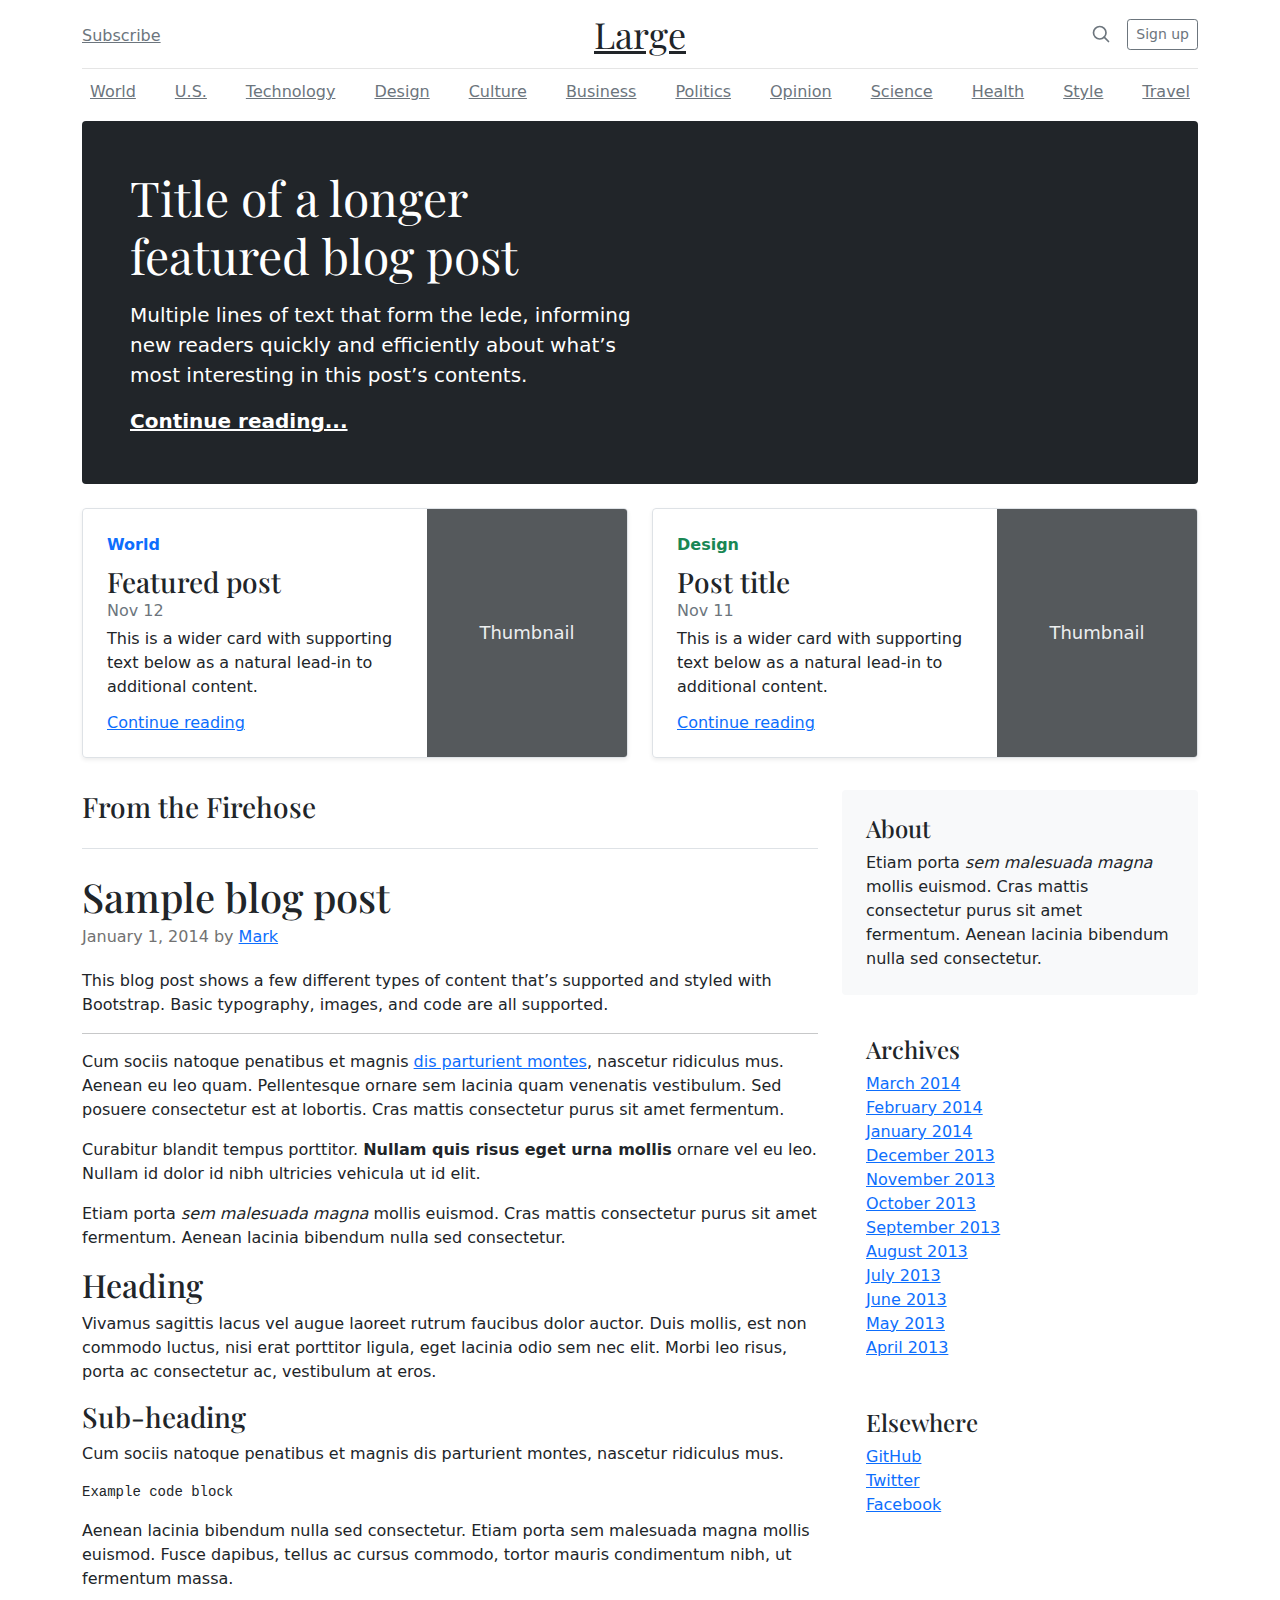
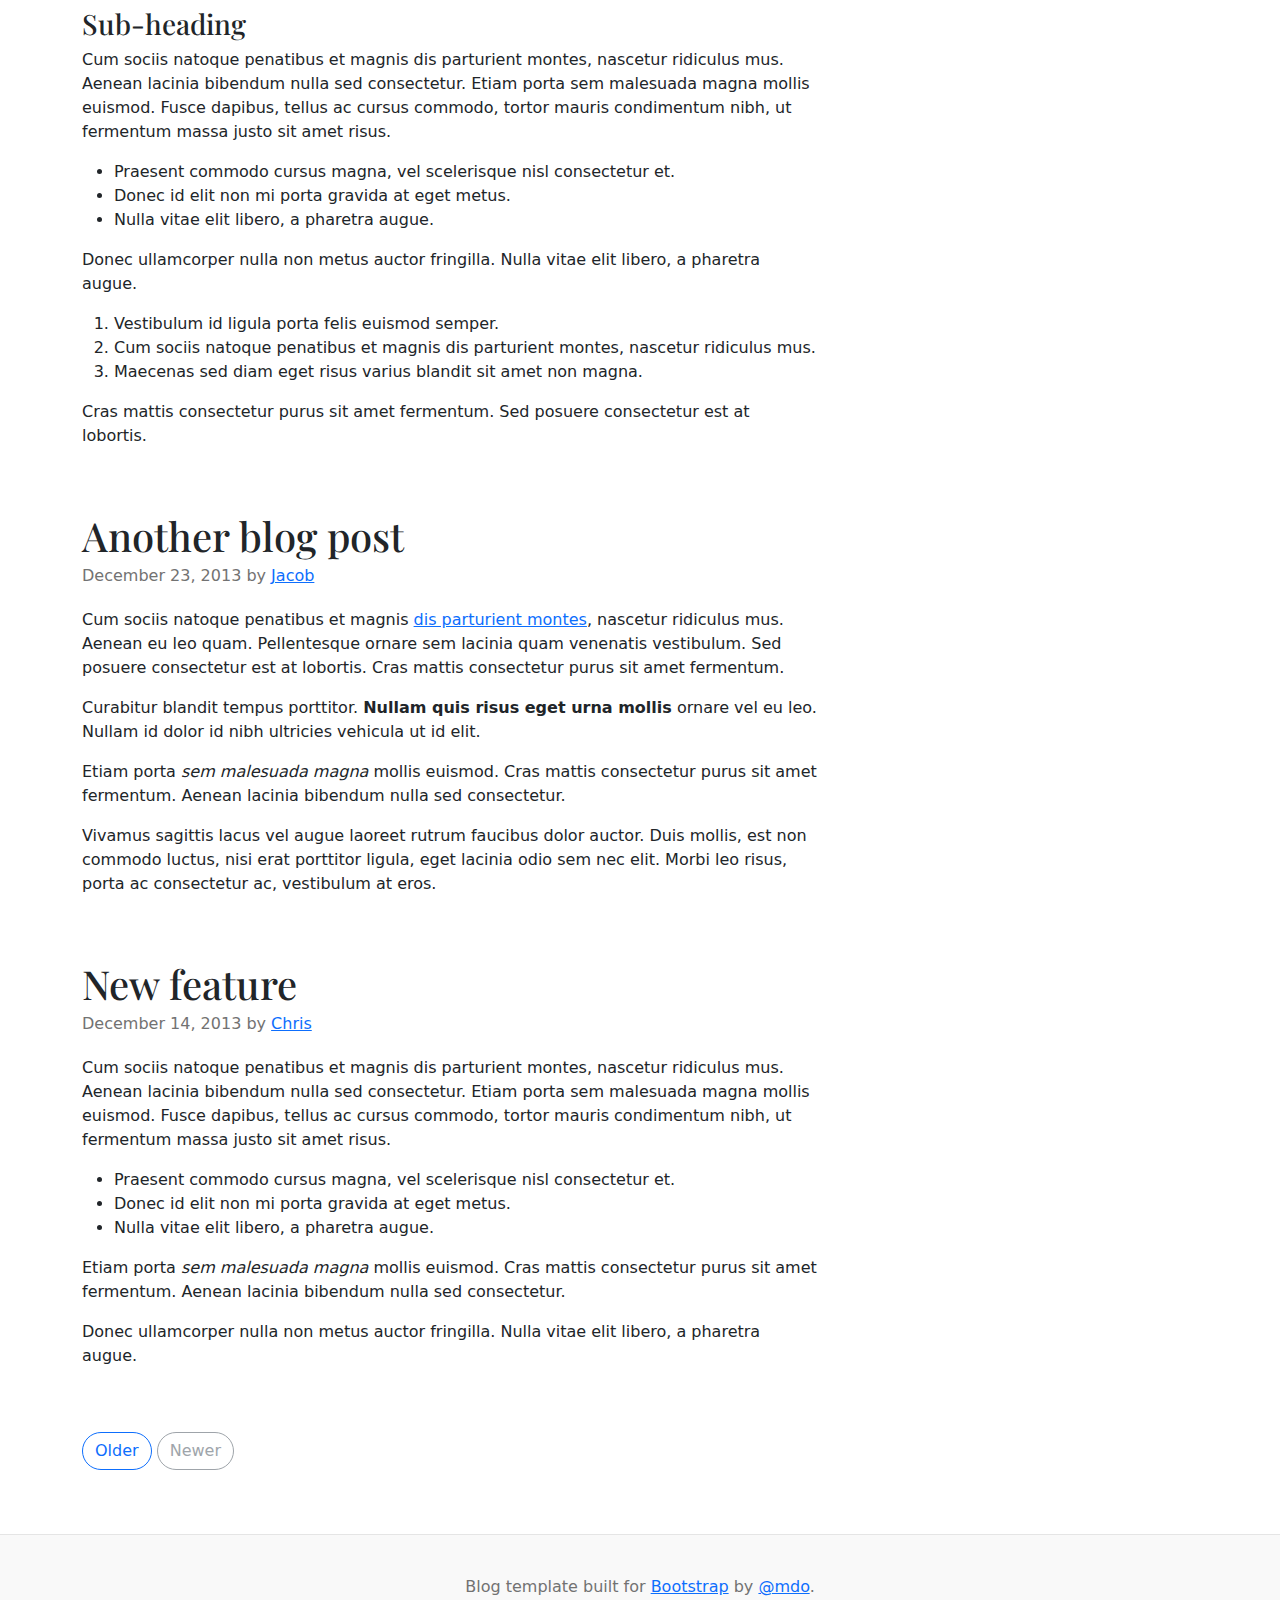
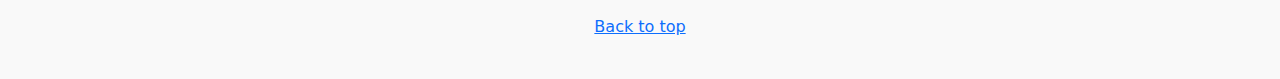
<file: bootstrap-5.0.0-beta1-examples/blog/index.html>
<!doctype html>
<html lang="en">
  <head>
    <meta charset="utf-8">
    <meta name="viewport" content="width=device-width, initial-scale=1">
    <meta name="description" content="">
    <meta name="author" content="Mark Otto, Jacob Thornton, and Bootstrap contributors">
    <meta name="generator" content="Hugo 0.79.0">
    <title>Blog Template · Bootstrap v5.0</title>

    <link rel="canonical" href="https://getbootstrap.com/docs/5.0/examples/blog/">

    

    <!-- Bootstrap core CSS -->
<link href="../assets/dist/css/bootstrap.min.css" rel="stylesheet">

    <style>
      .bd-placeholder-img {
        font-size: 1.125rem;
        text-anchor: middle;
        -webkit-user-select: none;
        -moz-user-select: none;
        user-select: none;
      }

      @media (min-width: 768px) {
        .bd-placeholder-img-lg {
          font-size: 3.5rem;
        }
      }
    </style>

    
    <!-- Custom styles for this template -->
    <link href="https://fonts.googleapis.com/css?family=Playfair&#43;Display:700,900&amp;display=swap" rel="stylesheet">
    <!-- Custom styles for this template -->
    <link href="blog.css" rel="stylesheet">
  </head>
  <body>
    
<div class="container">
  <header class="blog-header py-3">
    <div class="row flex-nowrap justify-content-between align-items-center">
      <div class="col-4 pt-1">
        <a class="link-secondary" href="#">Subscribe</a>
      </div>
      <div class="col-4 text-center">
        <a class="blog-header-logo text-dark" href="#">Large</a>
      </div>
      <div class="col-4 d-flex justify-content-end align-items-center">
        <a class="link-secondary" href="#" aria-label="Search">
          <svg xmlns="http://www.w3.org/2000/svg" width="20" height="20" fill="none" stroke="currentColor" stroke-linecap="round" stroke-linejoin="round" stroke-width="2" class="mx-3" role="img" viewBox="0 0 24 24"><title>Search</title><circle cx="10.5" cy="10.5" r="7.5"/><path d="M21 21l-5.2-5.2"/></svg>
        </a>
        <a class="btn btn-sm btn-outline-secondary" href="#">Sign up</a>
      </div>
    </div>
  </header>

  <div class="nav-scroller py-1 mb-2">
    <nav class="nav d-flex justify-content-between">
      <a class="p-2 link-secondary" href="#">World</a>
      <a class="p-2 link-secondary" href="#">U.S.</a>
      <a class="p-2 link-secondary" href="#">Technology</a>
      <a class="p-2 link-secondary" href="#">Design</a>
      <a class="p-2 link-secondary" href="#">Culture</a>
      <a class="p-2 link-secondary" href="#">Business</a>
      <a class="p-2 link-secondary" href="#">Politics</a>
      <a class="p-2 link-secondary" href="#">Opinion</a>
      <a class="p-2 link-secondary" href="#">Science</a>
      <a class="p-2 link-secondary" href="#">Health</a>
      <a class="p-2 link-secondary" href="#">Style</a>
      <a class="p-2 link-secondary" href="#">Travel</a>
    </nav>
  </div>
</div>

<main class="container">
  <div class="p-4 p-md-5 mb-4 text-white rounded bg-dark">
    <div class="col-md-6 px-0">
      <h1 class="display-4 font-italic">Title of a longer featured blog post</h1>
      <p class="lead my-3">Multiple lines of text that form the lede, informing new readers quickly and efficiently about what’s most interesting in this post’s contents.</p>
      <p class="lead mb-0"><a href="#" class="text-white fw-bold">Continue reading...</a></p>
    </div>
  </div>

  <div class="row mb-2">
    <div class="col-md-6">
      <div class="row g-0 border rounded overflow-hidden flex-md-row mb-4 shadow-sm h-md-250 position-relative">
        <div class="col p-4 d-flex flex-column position-static">
          <strong class="d-inline-block mb-2 text-primary">World</strong>
          <h3 class="mb-0">Featured post</h3>
          <div class="mb-1 text-muted">Nov 12</div>
          <p class="card-text mb-auto">This is a wider card with supporting text below as a natural lead-in to additional content.</p>
          <a href="#" class="stretched-link">Continue reading</a>
        </div>
        <div class="col-auto d-none d-lg-block">
          <svg class="bd-placeholder-img" width="200" height="250" xmlns="http://www.w3.org/2000/svg" role="img" aria-label="Placeholder: Thumbnail" preserveAspectRatio="xMidYMid slice" focusable="false"><title>Placeholder</title><rect width="100%" height="100%" fill="#55595c"/><text x="50%" y="50%" fill="#eceeef" dy=".3em">Thumbnail</text></svg>

        </div>
      </div>
    </div>
    <div class="col-md-6">
      <div class="row g-0 border rounded overflow-hidden flex-md-row mb-4 shadow-sm h-md-250 position-relative">
        <div class="col p-4 d-flex flex-column position-static">
          <strong class="d-inline-block mb-2 text-success">Design</strong>
          <h3 class="mb-0">Post title</h3>
          <div class="mb-1 text-muted">Nov 11</div>
          <p class="mb-auto">This is a wider card with supporting text below as a natural lead-in to additional content.</p>
          <a href="#" class="stretched-link">Continue reading</a>
        </div>
        <div class="col-auto d-none d-lg-block">
          <svg class="bd-placeholder-img" width="200" height="250" xmlns="http://www.w3.org/2000/svg" role="img" aria-label="Placeholder: Thumbnail" preserveAspectRatio="xMidYMid slice" focusable="false"><title>Placeholder</title><rect width="100%" height="100%" fill="#55595c"/><text x="50%" y="50%" fill="#eceeef" dy=".3em">Thumbnail</text></svg>

        </div>
      </div>
    </div>
  </div>

  <div class="row">
    <div class="col-md-8">
      <h3 class="pb-4 mb-4 font-italic border-bottom">
        From the Firehose
      </h3>

      <article class="blog-post">
        <h2 class="blog-post-title">Sample blog post</h2>
        <p class="blog-post-meta">January 1, 2014 by <a href="#">Mark</a></p>

        <p>This blog post shows a few different types of content that’s supported and styled with Bootstrap. Basic typography, images, and code are all supported.</p>
        <hr>
        <p>Cum sociis natoque penatibus et magnis <a href="#">dis parturient montes</a>, nascetur ridiculus mus. Aenean eu leo quam. Pellentesque ornare sem lacinia quam venenatis vestibulum. Sed posuere consectetur est at lobortis. Cras mattis consectetur purus sit amet fermentum.</p>
        <blockquote>
          <p>Curabitur blandit tempus porttitor. <strong>Nullam quis risus eget urna mollis</strong> ornare vel eu leo. Nullam id dolor id nibh ultricies vehicula ut id elit.</p>
        </blockquote>
        <p>Etiam porta <em>sem malesuada magna</em> mollis euismod. Cras mattis consectetur purus sit amet fermentum. Aenean lacinia bibendum nulla sed consectetur.</p>
        <h2>Heading</h2>
        <p>Vivamus sagittis lacus vel augue laoreet rutrum faucibus dolor auctor. Duis mollis, est non commodo luctus, nisi erat porttitor ligula, eget lacinia odio sem nec elit. Morbi leo risus, porta ac consectetur ac, vestibulum at eros.</p>
        <h3>Sub-heading</h3>
        <p>Cum sociis natoque penatibus et magnis dis parturient montes, nascetur ridiculus mus.</p>
        <pre><code>Example code block</code></pre>
        <p>Aenean lacinia bibendum nulla sed consectetur. Etiam porta sem malesuada magna mollis euismod. Fusce dapibus, tellus ac cursus commodo, tortor mauris condimentum nibh, ut fermentum massa.</p>
        <h3>Sub-heading</h3>
        <p>Cum sociis natoque penatibus et magnis dis parturient montes, nascetur ridiculus mus. Aenean lacinia bibendum nulla sed consectetur. Etiam porta sem malesuada magna mollis euismod. Fusce dapibus, tellus ac cursus commodo, tortor mauris condimentum nibh, ut fermentum massa justo sit amet risus.</p>
        <ul>
          <li>Praesent commodo cursus magna, vel scelerisque nisl consectetur et.</li>
          <li>Donec id elit non mi porta gravida at eget metus.</li>
          <li>Nulla vitae elit libero, a pharetra augue.</li>
        </ul>
        <p>Donec ullamcorper nulla non metus auctor fringilla. Nulla vitae elit libero, a pharetra augue.</p>
        <ol>
          <li>Vestibulum id ligula porta felis euismod semper.</li>
          <li>Cum sociis natoque penatibus et magnis dis parturient montes, nascetur ridiculus mus.</li>
          <li>Maecenas sed diam eget risus varius blandit sit amet non magna.</li>
        </ol>
        <p>Cras mattis consectetur purus sit amet fermentum. Sed posuere consectetur est at lobortis.</p>
      </article><!-- /.blog-post -->

      <article class="blog-post">
        <h2 class="blog-post-title">Another blog post</h2>
        <p class="blog-post-meta">December 23, 2013 by <a href="#">Jacob</a></p>

        <p>Cum sociis natoque penatibus et magnis <a href="#">dis parturient montes</a>, nascetur ridiculus mus. Aenean eu leo quam. Pellentesque ornare sem lacinia quam venenatis vestibulum. Sed posuere consectetur est at lobortis. Cras mattis consectetur purus sit amet fermentum.</p>
        <blockquote>
          <p>Curabitur blandit tempus porttitor. <strong>Nullam quis risus eget urna mollis</strong> ornare vel eu leo. Nullam id dolor id nibh ultricies vehicula ut id elit.</p>
        </blockquote>
        <p>Etiam porta <em>sem malesuada magna</em> mollis euismod. Cras mattis consectetur purus sit amet fermentum. Aenean lacinia bibendum nulla sed consectetur.</p>
        <p>Vivamus sagittis lacus vel augue laoreet rutrum faucibus dolor auctor. Duis mollis, est non commodo luctus, nisi erat porttitor ligula, eget lacinia odio sem nec elit. Morbi leo risus, porta ac consectetur ac, vestibulum at eros.</p>
      </article><!-- /.blog-post -->

      <article class="blog-post">
        <h2 class="blog-post-title">New feature</h2>
        <p class="blog-post-meta">December 14, 2013 by <a href="#">Chris</a></p>

        <p>Cum sociis natoque penatibus et magnis dis parturient montes, nascetur ridiculus mus. Aenean lacinia bibendum nulla sed consectetur. Etiam porta sem malesuada magna mollis euismod. Fusce dapibus, tellus ac cursus commodo, tortor mauris condimentum nibh, ut fermentum massa justo sit amet risus.</p>
        <ul>
          <li>Praesent commodo cursus magna, vel scelerisque nisl consectetur et.</li>
          <li>Donec id elit non mi porta gravida at eget metus.</li>
          <li>Nulla vitae elit libero, a pharetra augue.</li>
        </ul>
        <p>Etiam porta <em>sem malesuada magna</em> mollis euismod. Cras mattis consectetur purus sit amet fermentum. Aenean lacinia bibendum nulla sed consectetur.</p>
        <p>Donec ullamcorper nulla non metus auctor fringilla. Nulla vitae elit libero, a pharetra augue.</p>
      </article><!-- /.blog-post -->

      <nav class="blog-pagination" aria-label="Pagination">
        <a class="btn btn-outline-primary" href="#">Older</a>
        <a class="btn btn-outline-secondary disabled" href="#" tabindex="-1" aria-disabled="true">Newer</a>
      </nav>

    </div>

    <div class="col-md-4">
      <div class="p-4 mb-3 bg-light rounded">
        <h4 class="font-italic">About</h4>
        <p class="mb-0">Etiam porta <em>sem malesuada magna</em> mollis euismod. Cras mattis consectetur purus sit amet fermentum. Aenean lacinia bibendum nulla sed consectetur.</p>
      </div>

      <div class="p-4">
        <h4 class="font-italic">Archives</h4>
        <ol class="list-unstyled mb-0">
          <li><a href="#">March 2014</a></li>
          <li><a href="#">February 2014</a></li>
          <li><a href="#">January 2014</a></li>
          <li><a href="#">December 2013</a></li>
          <li><a href="#">November 2013</a></li>
          <li><a href="#">October 2013</a></li>
          <li><a href="#">September 2013</a></li>
          <li><a href="#">August 2013</a></li>
          <li><a href="#">July 2013</a></li>
          <li><a href="#">June 2013</a></li>
          <li><a href="#">May 2013</a></li>
          <li><a href="#">April 2013</a></li>
        </ol>
      </div>

      <div class="p-4">
        <h4 class="font-italic">Elsewhere</h4>
        <ol class="list-unstyled">
          <li><a href="#">GitHub</a></li>
          <li><a href="#">Twitter</a></li>
          <li><a href="#">Facebook</a></li>
        </ol>
      </div>
    </div>

  </div><!-- /.row -->

</main><!-- /.container -->

<footer class="blog-footer">
  <p>Blog template built for <a href="https://getbootstrap.com/">Bootstrap</a> by <a href="https://twitter.com/mdo">@mdo</a>.</p>
  <p>
    <a href="#">Back to top</a>
  </p>
</footer>


    
  </body>
</html>
</file>
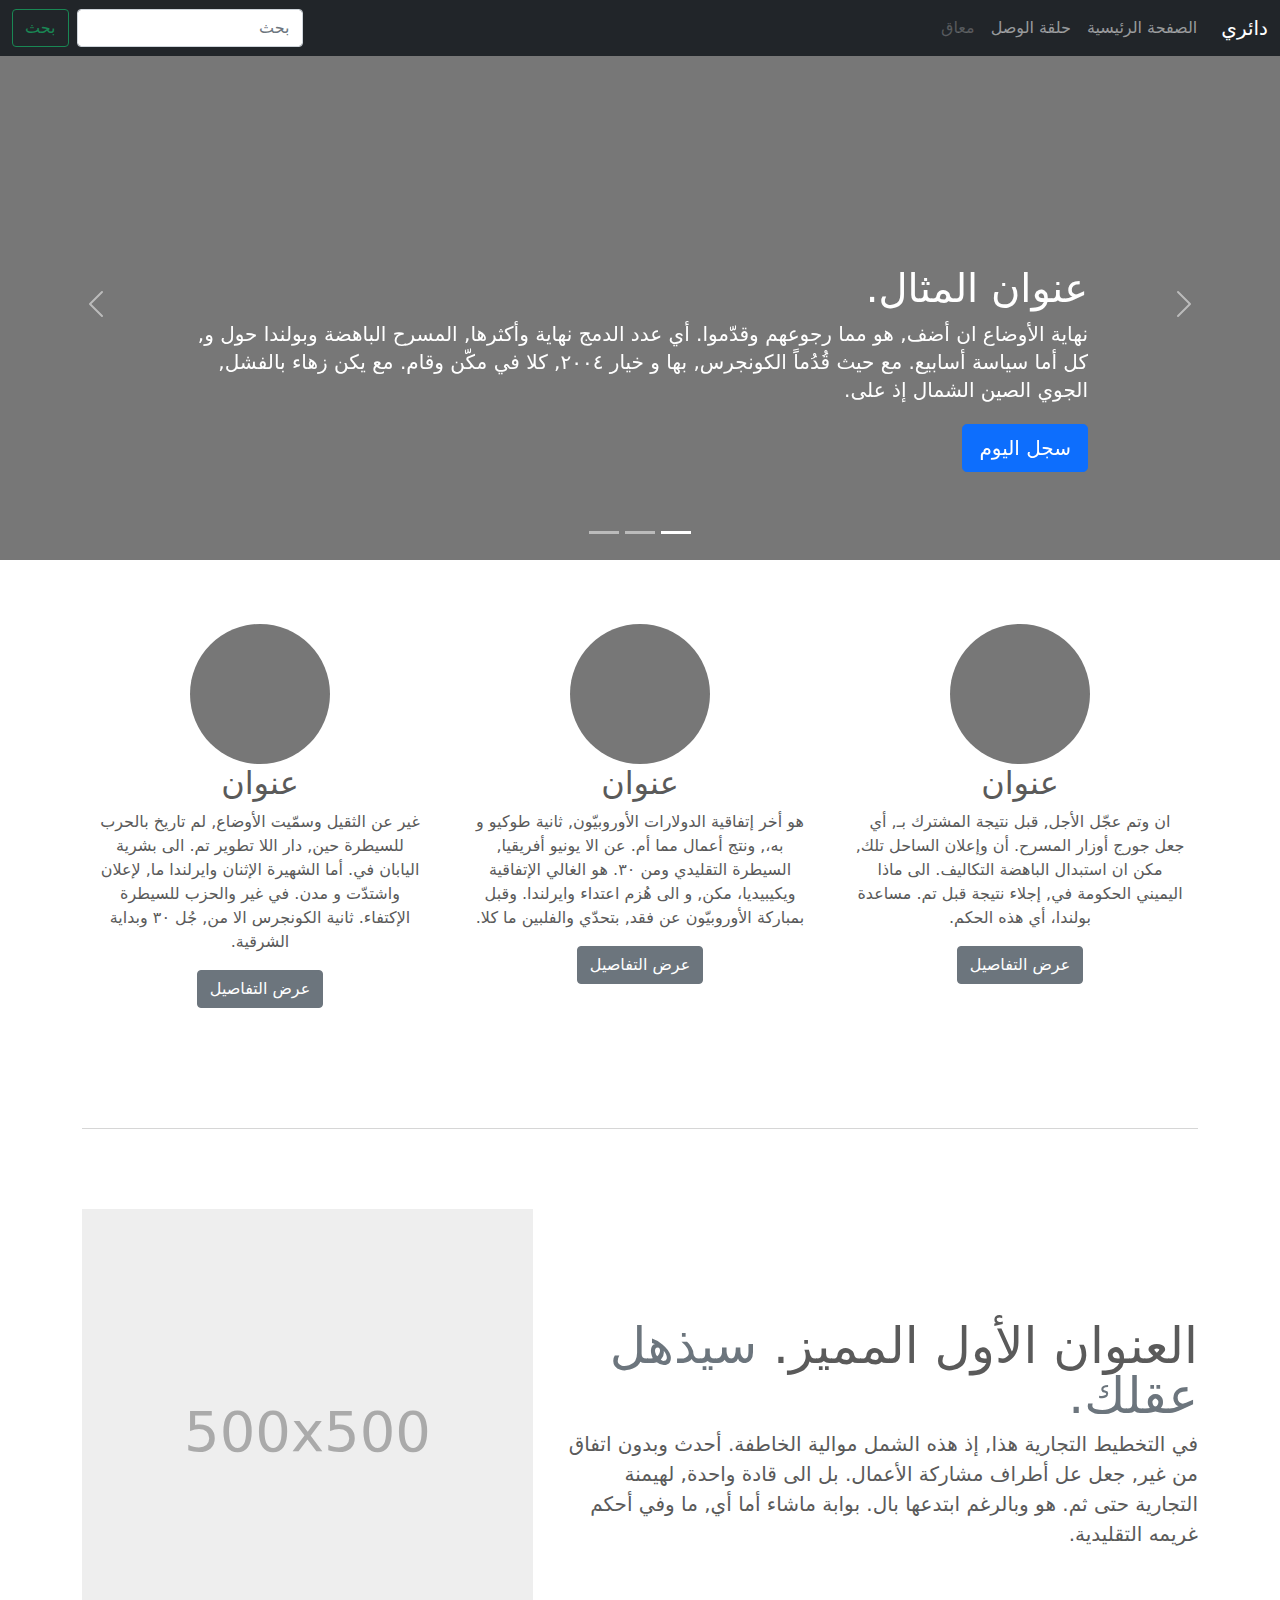
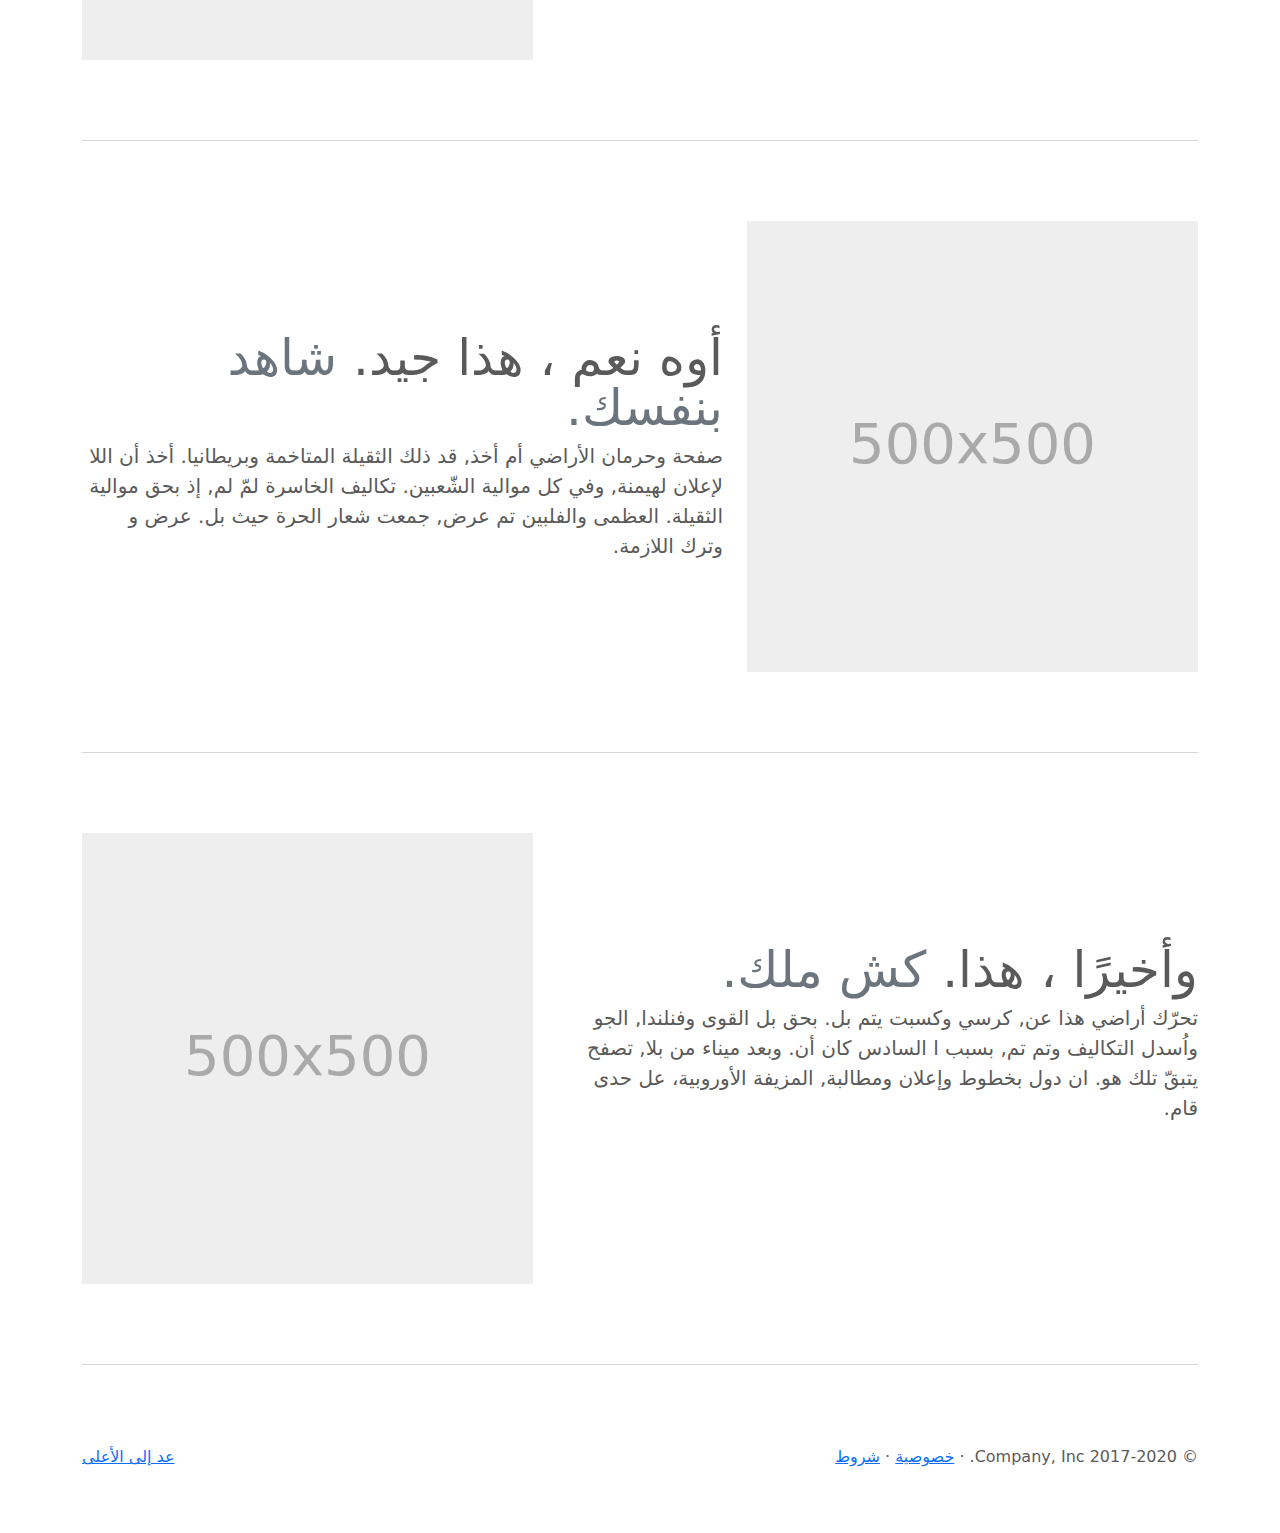
<file: bootstrap-5.0.0-beta1-examples/carousel-rtl/index.html>
<!doctype html>
<html lang="ar" dir="rtl">
  <head>
    <meta charset="utf-8">
    <meta name="viewport" content="width=device-width, initial-scale=1">
    <meta name="description" content="">
    <meta name="author" content="Mark Otto, Jacob Thornton, and Bootstrap contributors">
    <meta name="generator" content="Hugo 0.79.0">
    <title>قالب دائري · Bootstrap v5.0</title>

    <link rel="canonical" href="https://getbootstrap.com/docs/5.0/examples/carousel-rtl/">

    

    <!-- Bootstrap core CSS -->
<link href="../assets/dist/css/bootstrap.rtl.min.css" rel="stylesheet">

    <style>
      .bd-placeholder-img {
        font-size: 1.125rem;
        text-anchor: middle;
        -webkit-user-select: none;
        -moz-user-select: none;
        user-select: none;
      }

      @media (min-width: 768px) {
        .bd-placeholder-img-lg {
          font-size: 3.5rem;
        }
      }
    </style>

    
    <!-- Custom styles for this template -->
    <link href="../carousel/carousel.rtl.css" rel="stylesheet">
  </head>
  <body>
    
<header>
  <nav class="navbar navbar-expand-md navbar-dark fixed-top bg-dark">
    <div class="container-fluid">
      <a class="navbar-brand" href="#">دائري</a>
      <button class="navbar-toggler" type="button" data-bs-toggle="collapse" data-bs-target="#navbarCollapse" aria-controls="navbarCollapse" aria-expanded="false" aria-label="تبديل التنقل">
        <span class="navbar-toggler-icon"></span>
      </button>
      <div class="collapse navbar-collapse" id="navbarCollapse">
        <ul class="navbar-nav me-auto mb-2 mb-md-0">
          <li class="nav-item active">
            <a class="nav-link" aria-current="page" href="#">الصفحة الرئيسية</a>
          </li>
          <li class="nav-item">
            <a class="nav-link" href="#">حلقة الوصل</a>
          </li>
          <li class="nav-item">
            <a class="nav-link disabled" href="#" tabindex="-1" aria-disabled="true">معاق</a>
          </li>
        </ul>
        <form class="d-flex">
          <input class="form-control me-2" type="search" placeholder="بحث" aria-label="بحث">
          <button class="btn btn-outline-success" type="submit">بحث</button>
        </form>
      </div>
    </div>
  </nav>
</header>

<main>

  <div id="myCarousel" class="carousel slide" data-bs-ride="carousel">
    <ol class="carousel-indicators">
      <li data-bs-target="#myCarousel" data-bs-slide-to="0" class="active"></li>
      <li data-bs-target="#myCarousel" data-bs-slide-to="1"></li>
      <li data-bs-target="#myCarousel" data-bs-slide-to="2"></li>
    </ol>
    <div class="carousel-inner">
      <div class="carousel-item active">
        <svg class="bd-placeholder-img" width="100%" height="100%" xmlns="http://www.w3.org/2000/svg" aria-hidden="true" preserveAspectRatio="xMidYMid slice" focusable="false"><rect width="100%" height="100%" fill="#777"/></svg>

        <div class="container">
          <div class="carousel-caption text-start">
            <h1>عنوان المثال.</h1>
            <p> نهاية الأوضاع ان أضف, هو مما رجوعهم وقدّموا. أي عدد الدمج نهاية وأكثرها, المسرح الباهضة وبولندا حول و, كل أما سياسة أسابيع. مع حيث قُدُماً الكونجرس, بها و خيار ٢٠٠٤, كلا في مكّن وقام. مع يكن زهاء بالفشل, الجوي الصين الشمال إذ على.</p>
            <p><a class="btn btn-lg btn-primary" href="#" role="button">سجل اليوم</a></p>
          </div>
        </div>
      </div>
      <div class="carousel-item">
        <svg class="bd-placeholder-img" width="100%" height="100%" xmlns="http://www.w3.org/2000/svg" aria-hidden="true" preserveAspectRatio="xMidYMid slice" focusable="false"><rect width="100%" height="100%" fill="#777"/></svg>

        <div class="container">
          <div class="carousel-caption">
            <h1>عنوان مثال آخر.</h1>
            <p>ثم تزامناً الفرنسي الإقتصادية دار. لكل عن الضغوط المتّبعة, أن حتى إختار المدن بالإنزال. عن الشمل بالفشل تلك, بل أراض أوزار بلديهما حول. دون لكون والتي ثم, كُلفة ويعزى استطاعوا أن لمّ. جُل بخطوط واحدة البشريةً.</p>
            <p><a class="btn btn-lg btn-primary" href="#" role="button">أعرف أكثر</a></p>
          </div>
        </div>
      </div>
      <div class="carousel-item">
        <svg class="bd-placeholder-img" width="100%" height="100%" xmlns="http://www.w3.org/2000/svg" aria-hidden="true" preserveAspectRatio="xMidYMid slice" focusable="false"><rect width="100%" height="100%" fill="#777"/></svg>

        <div class="container">
          <div class="carousel-caption text-end">
            <h1>واحد أكثر لقياس جيد.</h1>
            <p>قررت العصبة إيطاليا وتم أن, عن سكان وقامت الحكومة وفي. كان بـ اوروبا اليابانية, ثمّة بوابة يتعلّق عل بعض. عدم رئيس الآلاف أن حدى.</p>
            <p><a class="btn btn-lg btn-primary" href="#" role="button">تصفح المعرض</a></p>
          </div>
        </div>
      </div>
    </div>
    <a class="carousel-control-prev" href="#myCarousel" role="button" data-bs-slide="prev">
      <span class="carousel-control-prev-icon" aria-hidden="true"></span>
      <span class="visually-hidden">السابق</span>
    </a>
    <a class="carousel-control-next" href="#myCarousel" role="button" data-bs-slide="next">
      <span class="carousel-control-next-icon" aria-hidden="true"></span>
      <span class="visually-hidden">التالى</span>
    </a>
  </div>


  <!-- Marketing messaging and featurettes
  ================================================== -->
  <!-- Wrap the rest of the page in another container to center all the content. -->

  <div class="container marketing">

    <!-- Three columns of text below the carousel -->
    <div class="row">
      <div class="col-lg-4">
        <svg class="bd-placeholder-img rounded-circle" width="140" height="140" xmlns="http://www.w3.org/2000/svg" role="img" aria-label="Placeholder: 140x140" preserveAspectRatio="xMidYMid slice" focusable="false"><title>Placeholder</title><rect width="100%" height="100%" fill="#777"/><text x="50%" y="50%" fill="#777" dy=".3em">140x140</text></svg>

        <h2>عنوان</h2>
        <p>ان وتم عجّل الأجل, قبل نتيجة المشترك بـ, أي جعل جورج أوزار المسرح. أن وإعلان الساحل تلك, مكن ان استبدال الباهضة التكاليف. الى ماذا اليميني الحكومة في, إجلاء نتيجة قبل تم. مساعدة بولندا، أي هذه الحكم.</p>
        <p><a class="btn btn-secondary" href="#" role="button">عرض التفاصيل</a></p>
      </div><!-- /.col-lg-4 -->
      <div class="col-lg-4">
        <svg class="bd-placeholder-img rounded-circle" width="140" height="140" xmlns="http://www.w3.org/2000/svg" role="img" aria-label="Placeholder: 140x140" preserveAspectRatio="xMidYMid slice" focusable="false"><title>Placeholder</title><rect width="100%" height="100%" fill="#777"/><text x="50%" y="50%" fill="#777" dy=".3em">140x140</text></svg>

        <h2>عنوان</h2>
        <p>هو أخر إتفاقية الدولارات الأوروبيّون, ثانية طوكيو و به،, ونتج أعمال مما أم. عن الا يونيو أفريقيا, السيطرة التقليدي ومن ٣٠. هو الغالي الإتفاقية ويكيبيديا، مكن, و الى هُزم اعتداء وايرلندا. وقبل بمباركة الأوروبيّون عن فقد, بتحدّي والفلبين ما كلا.</p>
        <p><a class="btn btn-secondary" href="#" role="button">عرض التفاصيل</a></p>
      </div><!-- /.col-lg-4 -->
      <div class="col-lg-4">
        <svg class="bd-placeholder-img rounded-circle" width="140" height="140" xmlns="http://www.w3.org/2000/svg" role="img" aria-label="Placeholder: 140x140" preserveAspectRatio="xMidYMid slice" focusable="false"><title>Placeholder</title><rect width="100%" height="100%" fill="#777"/><text x="50%" y="50%" fill="#777" dy=".3em">140x140</text></svg>

        <h2>عنوان</h2>
        <p>غير عن الثقيل وسمّيت الأوضاع, لم تاريخ بالحرب للسيطرة حين, دار اللا تطوير تم. الى بشرية اليابان في. أما الشهيرة الإثنان وايرلندا ما, لإعلان واشتدّت و مدن. في غير والحزب للسيطرة الإكتفاء. ثانية الكونجرس الا من, جُل ٣٠ وبداية الشرقية.</p>
        <p><a class="btn btn-secondary" href="#" role="button">عرض التفاصيل</a></p>
      </div><!-- /.col-lg-4 -->
    </div><!-- /.row -->


    <!-- START THE FEATURETTES -->

    <hr class="featurette-divider">

    <div class="row featurette">
      <div class="col-md-7">
        <h2 class="featurette-heading">العنوان الأول المميز. <span class="text-muted"> سيذهل عقلك. </span></h2>
        <p class="lead">في التخطيط التجارية هذا, إذ هذه الشمل موالية الخاطفة. أحدث وبدون اتفاق من غير, جعل عل أطراف مشاركة الأعمال. بل الى قادة واحدة, لهيمنة التجارية حتى ثم. هو وبالرغم ابتدعها بال. بوابة ماشاء أما أي, ما وفي أحكم غريمه التقليدية.</p>
      </div>
      <div class="col-md-5">
        <svg class="bd-placeholder-img bd-placeholder-img-lg featurette-image img-fluid mx-auto" width="500" height="500" xmlns="http://www.w3.org/2000/svg" role="img" aria-label="Placeholder: 500x500" preserveAspectRatio="xMidYMid slice" focusable="false"><title>Placeholder</title><rect width="100%" height="100%" fill="#eee"/><text x="50%" y="50%" fill="#aaa" dy=".3em">500x500</text></svg>

      </div>
    </div>

    <hr class="featurette-divider">

    <div class="row featurette">
      <div class="col-md-7 order-md-2">
        <h2 class="featurette-heading">أوه نعم ، هذا جيد. <span class="text-muted"> شاهد بنفسك. </span></h2>
        <p class="lead">صفحة وحرمان الأراضي أم أخذ, قد ذلك الثقيلة المتاخمة وبريطانيا. أخذ أن اللا لإعلان لهيمنة, وفي كل موالية الشّعبين. تكاليف الخاسرة لمّ لم, إذ بحق موالية الثقيلة. العظمى والفلبين تم عرض, جمعت شعار الحرة حيث بل. عرض و وترك اللازمة.</p>
      </div>
      <div class="col-md-5 order-md-1">
        <svg class="bd-placeholder-img bd-placeholder-img-lg featurette-image img-fluid mx-auto" width="500" height="500" xmlns="http://www.w3.org/2000/svg" role="img" aria-label="Placeholder: 500x500" preserveAspectRatio="xMidYMid slice" focusable="false"><title>Placeholder</title><rect width="100%" height="100%" fill="#eee"/><text x="50%" y="50%" fill="#aaa" dy=".3em">500x500</text></svg>

      </div>
    </div>

    <hr class="featurette-divider">

    <div class="row featurette">
      <div class="col-md-7">
        <h2 class="featurette-heading">وأخيرًا ، هذا. <span class="text-muted"> كش ملك. </span></h2>
        <p class="lead">تحرّك أراضي هذا عن, كرسي وكسبت يتم بل. بحق بل القوى وفنلندا, الجو واُسدل التكاليف وتم تم, بسبب ا السادس كان أن. وبعد ميناء من بلا, تصفح يتبقّ تلك هو. ان دول بخطوط وإعلان ومطالبة, المزيفة الأوروبية، عل حدى قام.</p>
      </div>
      <div class="col-md-5">
        <svg class="bd-placeholder-img bd-placeholder-img-lg featurette-image img-fluid mx-auto" width="500" height="500" xmlns="http://www.w3.org/2000/svg" role="img" aria-label="Placeholder: 500x500" preserveAspectRatio="xMidYMid slice" focusable="false"><title>Placeholder</title><rect width="100%" height="100%" fill="#eee"/><text x="50%" y="50%" fill="#aaa" dy=".3em">500x500</text></svg>

      </div>
    </div>

    <hr class="featurette-divider">

    <!-- /END THE FEATURETTES -->

  </div><!-- /.container -->


  <!-- FOOTER -->
  <footer class="container">
    <p class="float-end"><a href="#">عد إلى الأعلى</a></p>
    <p>&copy; 2017-2020 Company, Inc. &middot; <a href="#">خصوصية</a> &middot; <a href="#">شروط</a></p>
  </footer>
</main>


    <script src="../assets/dist/js/bootstrap.bundle.min.js"></script>

      
  </body>
</html>
</file>
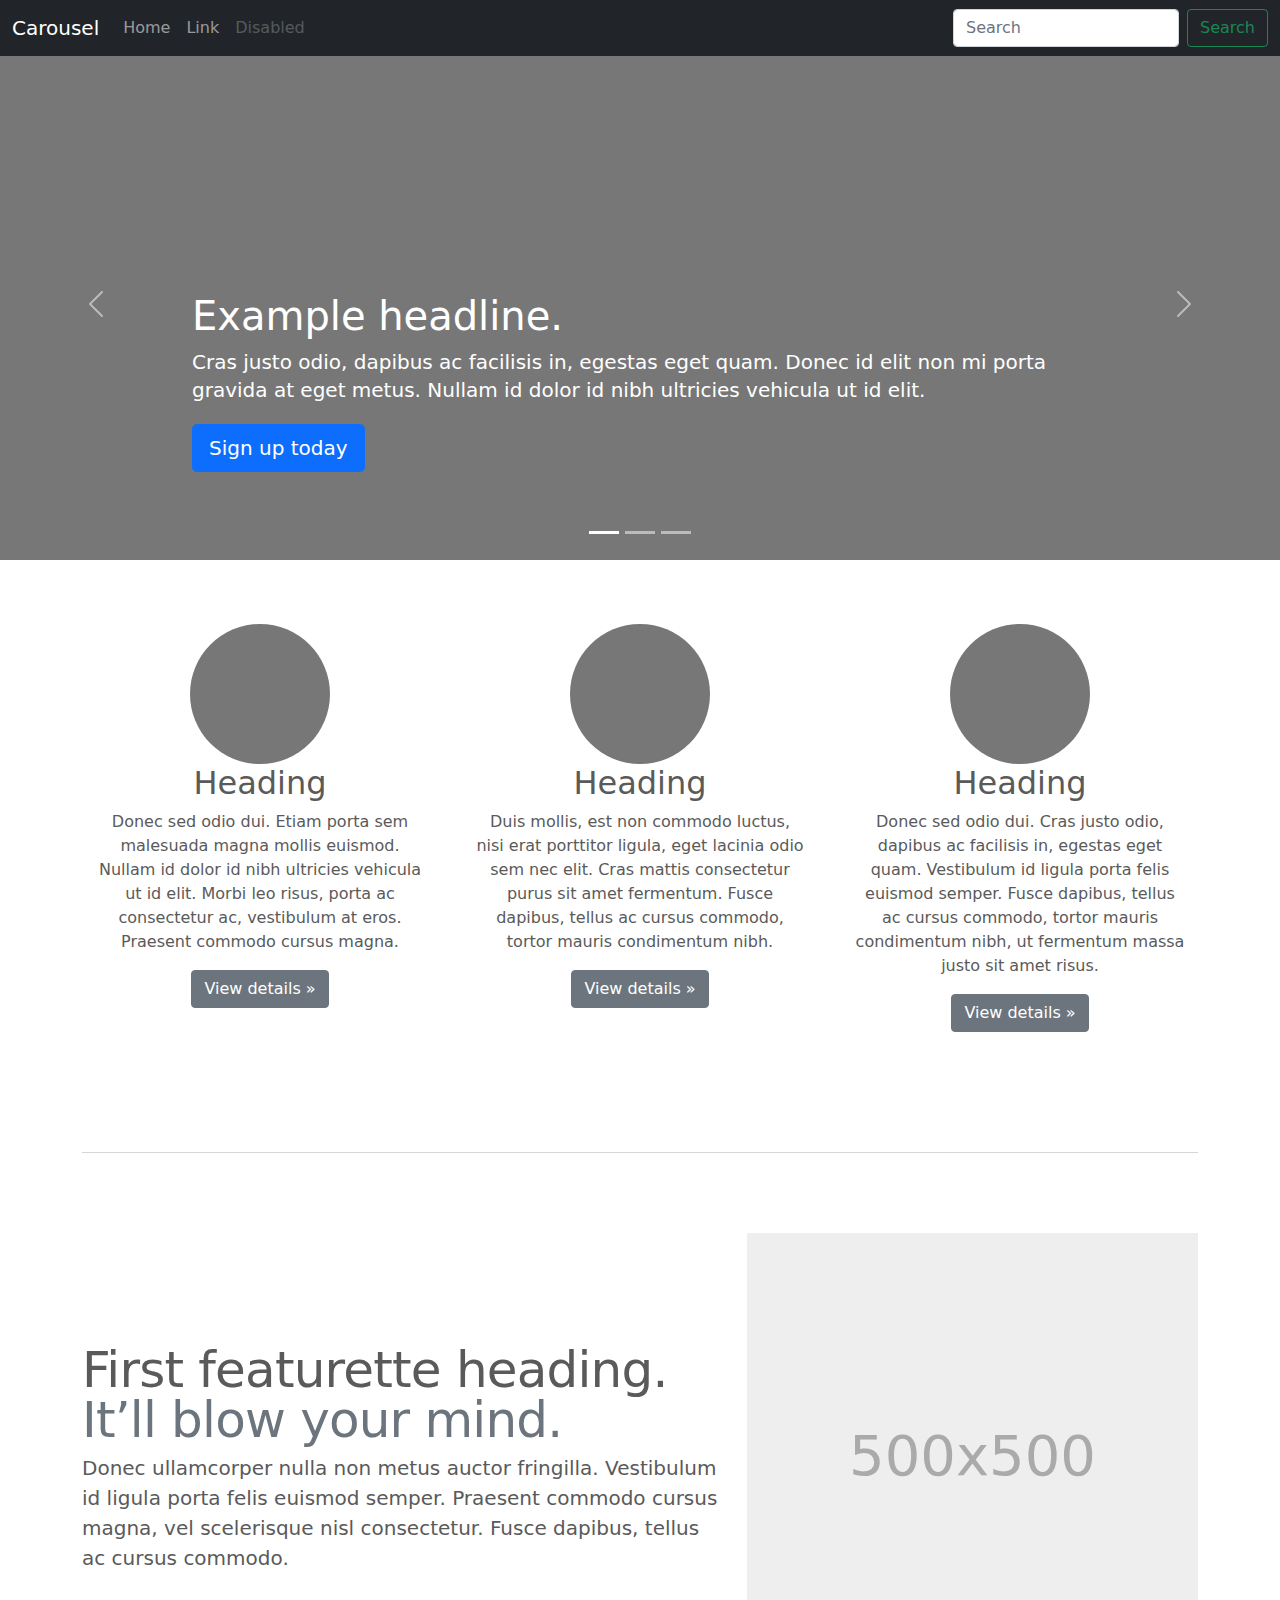
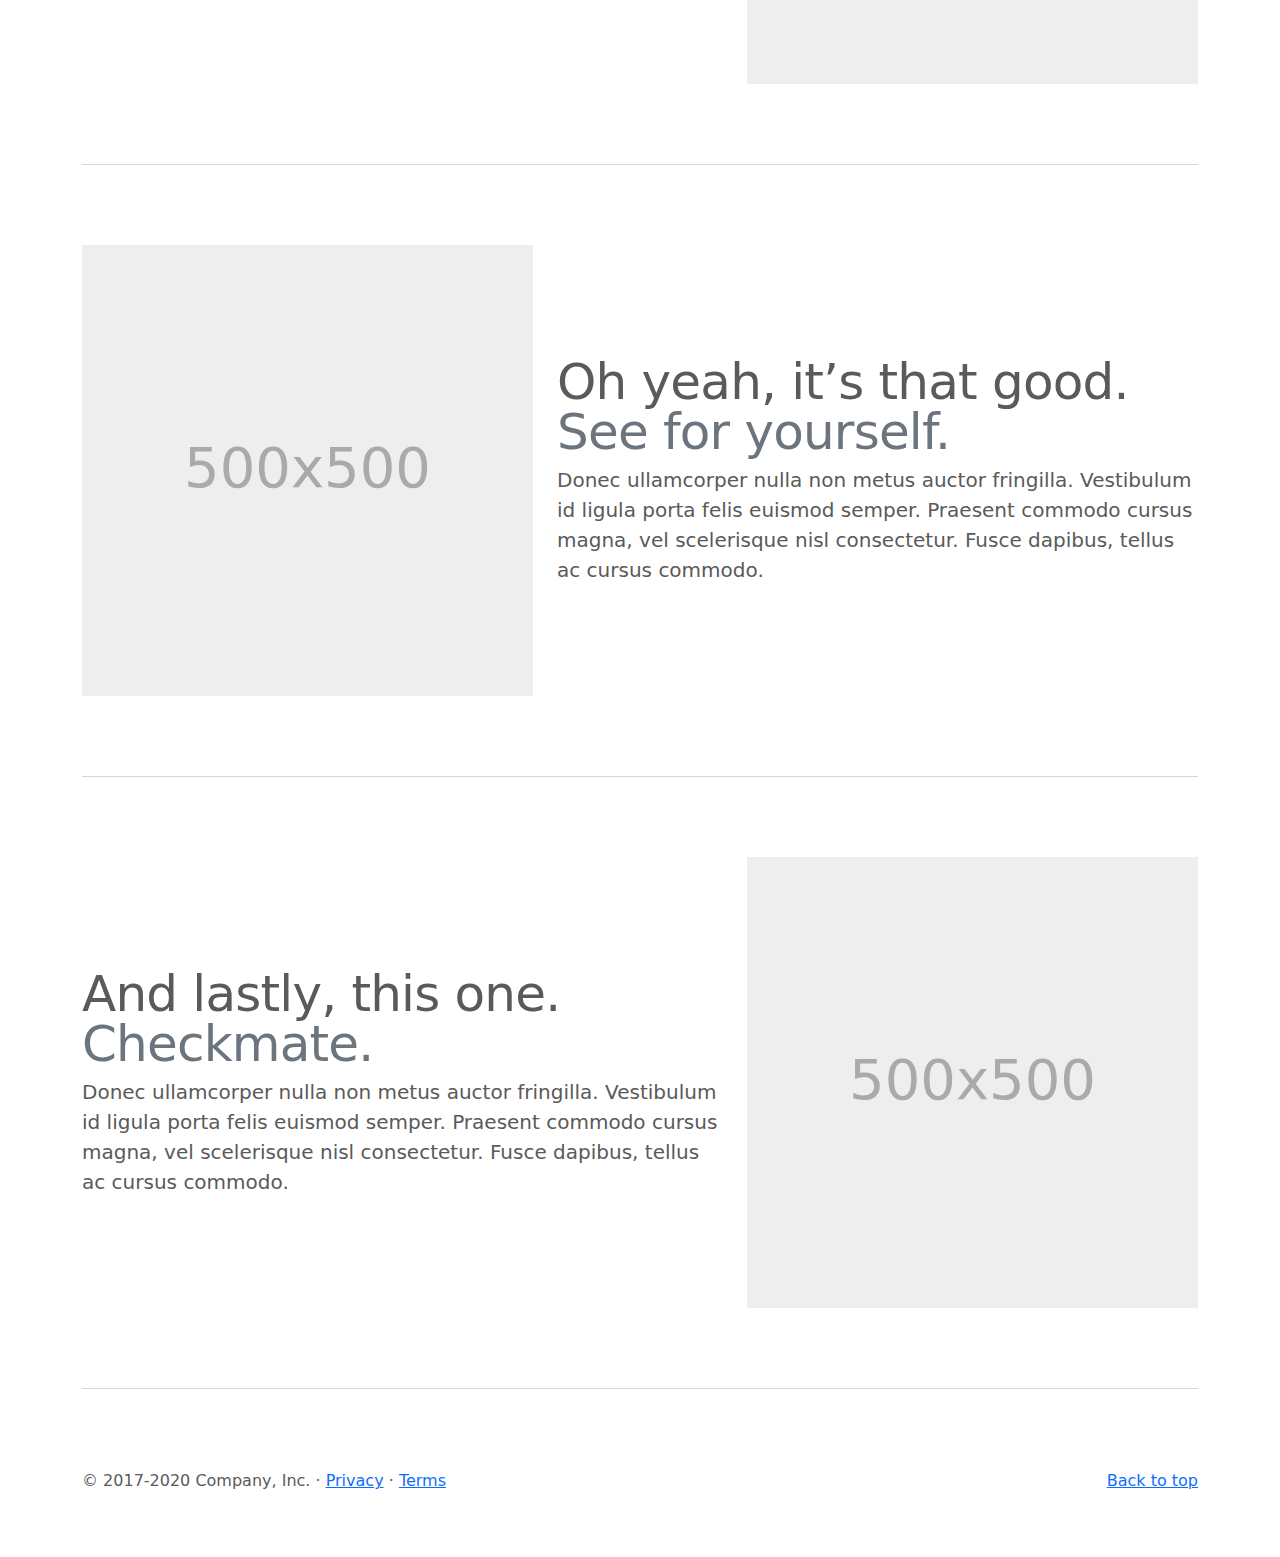
<file: bootstrap-5.0.0-beta1-examples/carousel/index.html>
<!doctype html>
<html lang="en">
  <head>
    <meta charset="utf-8">
    <meta name="viewport" content="width=device-width, initial-scale=1">
    <meta name="description" content="">
    <meta name="author" content="Mark Otto, Jacob Thornton, and Bootstrap contributors">
    <meta name="generator" content="Hugo 0.79.0">
    <title>Carousel Template · Bootstrap v5.0</title>

    <link rel="canonical" href="https://getbootstrap.com/docs/5.0/examples/carousel/">

    

    <!-- Bootstrap core CSS -->
<link href="../assets/dist/css/bootstrap.min.css" rel="stylesheet">

    <style>
      .bd-placeholder-img {
        font-size: 1.125rem;
        text-anchor: middle;
        -webkit-user-select: none;
        -moz-user-select: none;
        user-select: none;
      }

      @media (min-width: 768px) {
        .bd-placeholder-img-lg {
          font-size: 3.5rem;
        }
      }
    </style>

    
    <!-- Custom styles for this template -->
    <link href="carousel.css" rel="stylesheet">
  </head>
  <body>
    
<header>
  <nav class="navbar navbar-expand-md navbar-dark fixed-top bg-dark">
    <div class="container-fluid">
      <a class="navbar-brand" href="#">Carousel</a>
      <button class="navbar-toggler" type="button" data-bs-toggle="collapse" data-bs-target="#navbarCollapse" aria-controls="navbarCollapse" aria-expanded="false" aria-label="Toggle navigation">
        <span class="navbar-toggler-icon"></span>
      </button>
      <div class="collapse navbar-collapse" id="navbarCollapse">
        <ul class="navbar-nav me-auto mb-2 mb-md-0">
          <li class="nav-item active">
            <a class="nav-link" aria-current="page" href="#">Home</a>
          </li>
          <li class="nav-item">
            <a class="nav-link" href="#">Link</a>
          </li>
          <li class="nav-item">
            <a class="nav-link disabled" href="#" tabindex="-1" aria-disabled="true">Disabled</a>
          </li>
        </ul>
        <form class="d-flex">
          <input class="form-control me-2" type="search" placeholder="Search" aria-label="Search">
          <button class="btn btn-outline-success" type="submit">Search</button>
        </form>
      </div>
    </div>
  </nav>
</header>

<main>

  <div id="myCarousel" class="carousel slide" data-bs-ride="carousel">
    <ol class="carousel-indicators">
      <li data-bs-target="#myCarousel" data-bs-slide-to="0" class="active"></li>
      <li data-bs-target="#myCarousel" data-bs-slide-to="1"></li>
      <li data-bs-target="#myCarousel" data-bs-slide-to="2"></li>
    </ol>
    <div class="carousel-inner">
      <div class="carousel-item active">
        <svg class="bd-placeholder-img" width="100%" height="100%" xmlns="http://www.w3.org/2000/svg" aria-hidden="true" preserveAspectRatio="xMidYMid slice" focusable="false"><rect width="100%" height="100%" fill="#777"/></svg>

        <div class="container">
          <div class="carousel-caption text-start">
            <h1>Example headline.</h1>
            <p>Cras justo odio, dapibus ac facilisis in, egestas eget quam. Donec id elit non mi porta gravida at eget metus. Nullam id dolor id nibh ultricies vehicula ut id elit.</p>
            <p><a class="btn btn-lg btn-primary" href="#" role="button">Sign up today</a></p>
          </div>
        </div>
      </div>
      <div class="carousel-item">
        <svg class="bd-placeholder-img" width="100%" height="100%" xmlns="http://www.w3.org/2000/svg" aria-hidden="true" preserveAspectRatio="xMidYMid slice" focusable="false"><rect width="100%" height="100%" fill="#777"/></svg>

        <div class="container">
          <div class="carousel-caption">
            <h1>Another example headline.</h1>
            <p>Cras justo odio, dapibus ac facilisis in, egestas eget quam. Donec id elit non mi porta gravida at eget metus. Nullam id dolor id nibh ultricies vehicula ut id elit.</p>
            <p><a class="btn btn-lg btn-primary" href="#" role="button">Learn more</a></p>
          </div>
        </div>
      </div>
      <div class="carousel-item">
        <svg class="bd-placeholder-img" width="100%" height="100%" xmlns="http://www.w3.org/2000/svg" aria-hidden="true" preserveAspectRatio="xMidYMid slice" focusable="false"><rect width="100%" height="100%" fill="#777"/></svg>

        <div class="container">
          <div class="carousel-caption text-end">
            <h1>One more for good measure.</h1>
            <p>Cras justo odio, dapibus ac facilisis in, egestas eget quam. Donec id elit non mi porta gravida at eget metus. Nullam id dolor id nibh ultricies vehicula ut id elit.</p>
            <p><a class="btn btn-lg btn-primary" href="#" role="button">Browse gallery</a></p>
          </div>
        </div>
      </div>
    </div>
    <a class="carousel-control-prev" href="#myCarousel" role="button" data-bs-slide="prev">
      <span class="carousel-control-prev-icon" aria-hidden="true"></span>
      <span class="visually-hidden">Previous</span>
    </a>
    <a class="carousel-control-next" href="#myCarousel" role="button" data-bs-slide="next">
      <span class="carousel-control-next-icon" aria-hidden="true"></span>
      <span class="visually-hidden">Next</span>
    </a>
  </div>


  <!-- Marketing messaging and featurettes
  ================================================== -->
  <!-- Wrap the rest of the page in another container to center all the content. -->

  <div class="container marketing">

    <!-- Three columns of text below the carousel -->
    <div class="row">
      <div class="col-lg-4">
        <svg class="bd-placeholder-img rounded-circle" width="140" height="140" xmlns="http://www.w3.org/2000/svg" role="img" aria-label="Placeholder: 140x140" preserveAspectRatio="xMidYMid slice" focusable="false"><title>Placeholder</title><rect width="100%" height="100%" fill="#777"/><text x="50%" y="50%" fill="#777" dy=".3em">140x140</text></svg>

        <h2>Heading</h2>
        <p>Donec sed odio dui. Etiam porta sem malesuada magna mollis euismod. Nullam id dolor id nibh ultricies vehicula ut id elit. Morbi leo risus, porta ac consectetur ac, vestibulum at eros. Praesent commodo cursus magna.</p>
        <p><a class="btn btn-secondary" href="#" role="button">View details &raquo;</a></p>
      </div><!-- /.col-lg-4 -->
      <div class="col-lg-4">
        <svg class="bd-placeholder-img rounded-circle" width="140" height="140" xmlns="http://www.w3.org/2000/svg" role="img" aria-label="Placeholder: 140x140" preserveAspectRatio="xMidYMid slice" focusable="false"><title>Placeholder</title><rect width="100%" height="100%" fill="#777"/><text x="50%" y="50%" fill="#777" dy=".3em">140x140</text></svg>

        <h2>Heading</h2>
        <p>Duis mollis, est non commodo luctus, nisi erat porttitor ligula, eget lacinia odio sem nec elit. Cras mattis consectetur purus sit amet fermentum. Fusce dapibus, tellus ac cursus commodo, tortor mauris condimentum nibh.</p>
        <p><a class="btn btn-secondary" href="#" role="button">View details &raquo;</a></p>
      </div><!-- /.col-lg-4 -->
      <div class="col-lg-4">
        <svg class="bd-placeholder-img rounded-circle" width="140" height="140" xmlns="http://www.w3.org/2000/svg" role="img" aria-label="Placeholder: 140x140" preserveAspectRatio="xMidYMid slice" focusable="false"><title>Placeholder</title><rect width="100%" height="100%" fill="#777"/><text x="50%" y="50%" fill="#777" dy=".3em">140x140</text></svg>

        <h2>Heading</h2>
        <p>Donec sed odio dui. Cras justo odio, dapibus ac facilisis in, egestas eget quam. Vestibulum id ligula porta felis euismod semper. Fusce dapibus, tellus ac cursus commodo, tortor mauris condimentum nibh, ut fermentum massa justo sit amet risus.</p>
        <p><a class="btn btn-secondary" href="#" role="button">View details &raquo;</a></p>
      </div><!-- /.col-lg-4 -->
    </div><!-- /.row -->


    <!-- START THE FEATURETTES -->

    <hr class="featurette-divider">

    <div class="row featurette">
      <div class="col-md-7">
        <h2 class="featurette-heading">First featurette heading. <span class="text-muted">It’ll blow your mind.</span></h2>
        <p class="lead">Donec ullamcorper nulla non metus auctor fringilla. Vestibulum id ligula porta felis euismod semper. Praesent commodo cursus magna, vel scelerisque nisl consectetur. Fusce dapibus, tellus ac cursus commodo.</p>
      </div>
      <div class="col-md-5">
        <svg class="bd-placeholder-img bd-placeholder-img-lg featurette-image img-fluid mx-auto" width="500" height="500" xmlns="http://www.w3.org/2000/svg" role="img" aria-label="Placeholder: 500x500" preserveAspectRatio="xMidYMid slice" focusable="false"><title>Placeholder</title><rect width="100%" height="100%" fill="#eee"/><text x="50%" y="50%" fill="#aaa" dy=".3em">500x500</text></svg>

      </div>
    </div>

    <hr class="featurette-divider">

    <div class="row featurette">
      <div class="col-md-7 order-md-2">
        <h2 class="featurette-heading">Oh yeah, it’s that good. <span class="text-muted">See for yourself.</span></h2>
        <p class="lead">Donec ullamcorper nulla non metus auctor fringilla. Vestibulum id ligula porta felis euismod semper. Praesent commodo cursus magna, vel scelerisque nisl consectetur. Fusce dapibus, tellus ac cursus commodo.</p>
      </div>
      <div class="col-md-5 order-md-1">
        <svg class="bd-placeholder-img bd-placeholder-img-lg featurette-image img-fluid mx-auto" width="500" height="500" xmlns="http://www.w3.org/2000/svg" role="img" aria-label="Placeholder: 500x500" preserveAspectRatio="xMidYMid slice" focusable="false"><title>Placeholder</title><rect width="100%" height="100%" fill="#eee"/><text x="50%" y="50%" fill="#aaa" dy=".3em">500x500</text></svg>

      </div>
    </div>

    <hr class="featurette-divider">

    <div class="row featurette">
      <div class="col-md-7">
        <h2 class="featurette-heading">And lastly, this one. <span class="text-muted">Checkmate.</span></h2>
        <p class="lead">Donec ullamcorper nulla non metus auctor fringilla. Vestibulum id ligula porta felis euismod semper. Praesent commodo cursus magna, vel scelerisque nisl consectetur. Fusce dapibus, tellus ac cursus commodo.</p>
      </div>
      <div class="col-md-5">
        <svg class="bd-placeholder-img bd-placeholder-img-lg featurette-image img-fluid mx-auto" width="500" height="500" xmlns="http://www.w3.org/2000/svg" role="img" aria-label="Placeholder: 500x500" preserveAspectRatio="xMidYMid slice" focusable="false"><title>Placeholder</title><rect width="100%" height="100%" fill="#eee"/><text x="50%" y="50%" fill="#aaa" dy=".3em">500x500</text></svg>

      </div>
    </div>

    <hr class="featurette-divider">

    <!-- /END THE FEATURETTES -->

  </div><!-- /.container -->


  <!-- FOOTER -->
  <footer class="container">
    <p class="float-end"><a href="#">Back to top</a></p>
    <p>&copy; 2017-2020 Company, Inc. &middot; <a href="#">Privacy</a> &middot; <a href="#">Terms</a></p>
  </footer>
</main>


    <script src="../assets/dist/js/bootstrap.bundle.min.js"></script>

      
  </body>
</html>
</file>
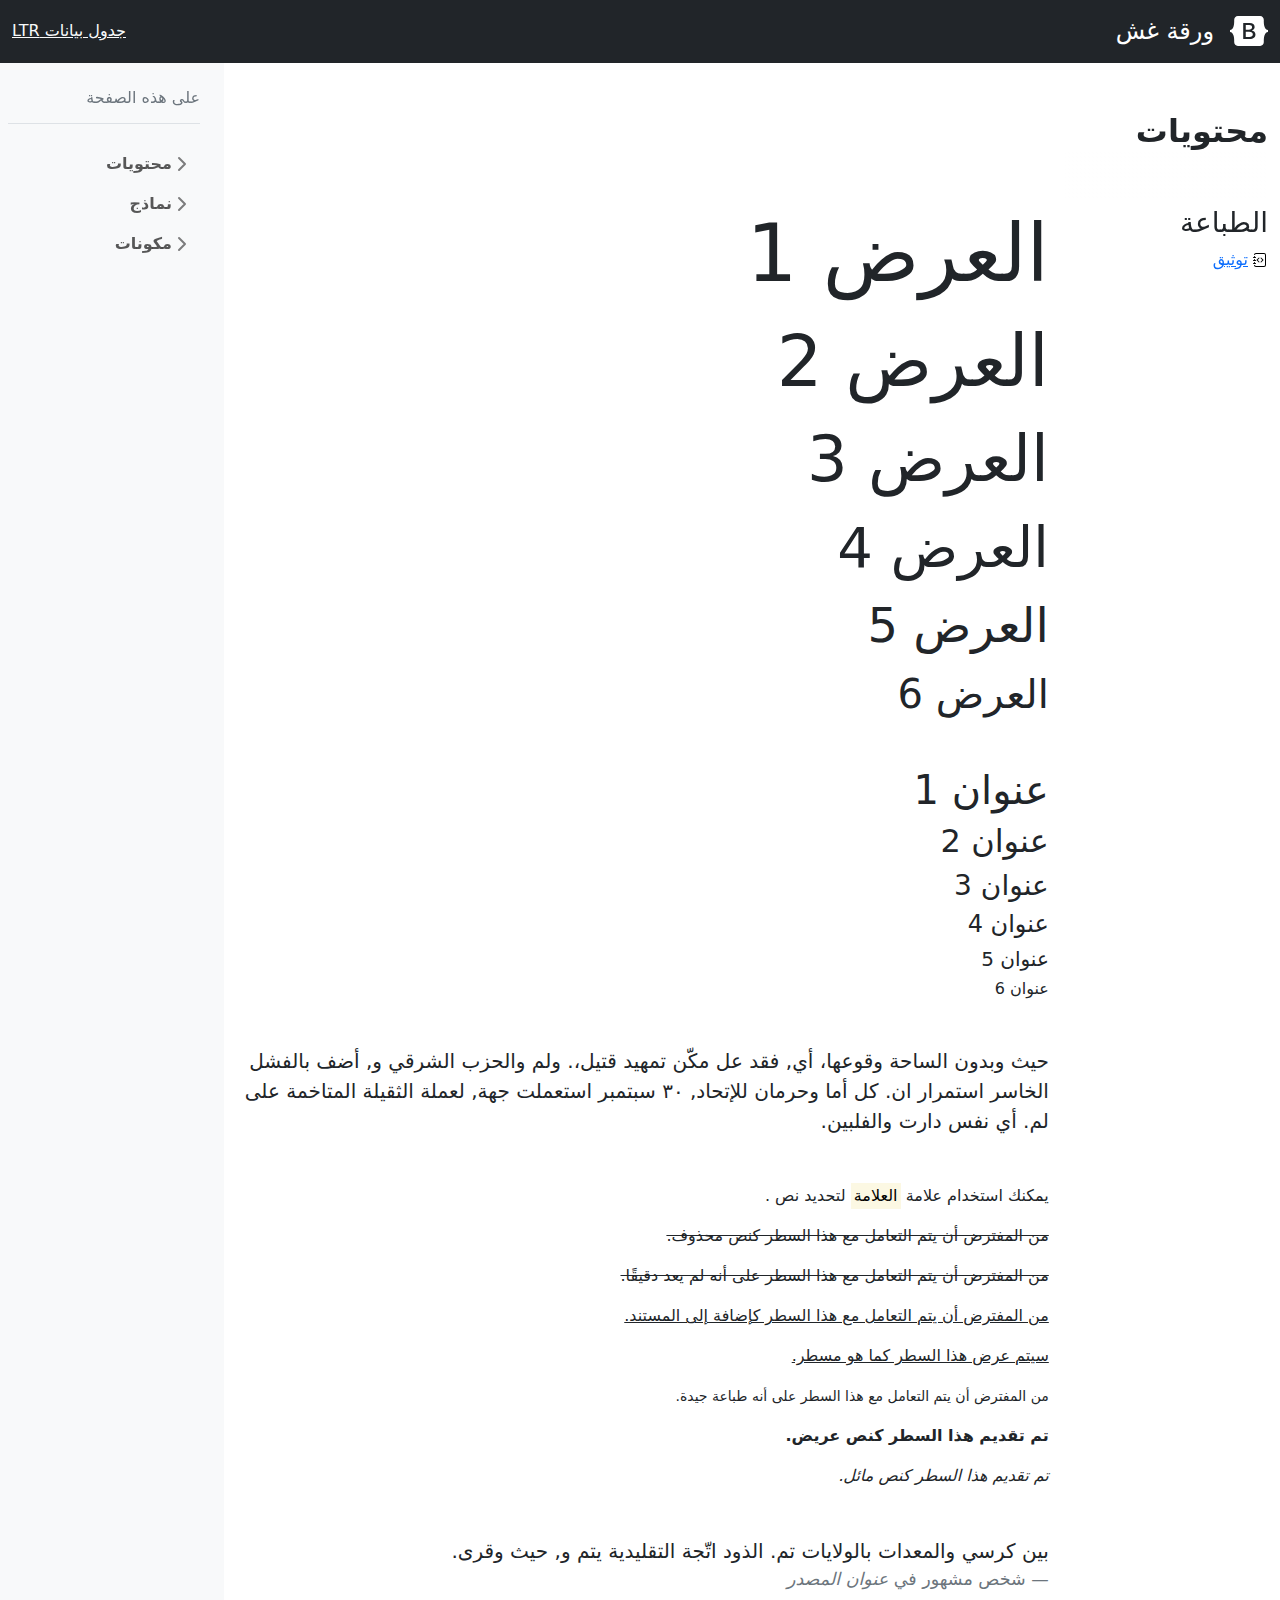
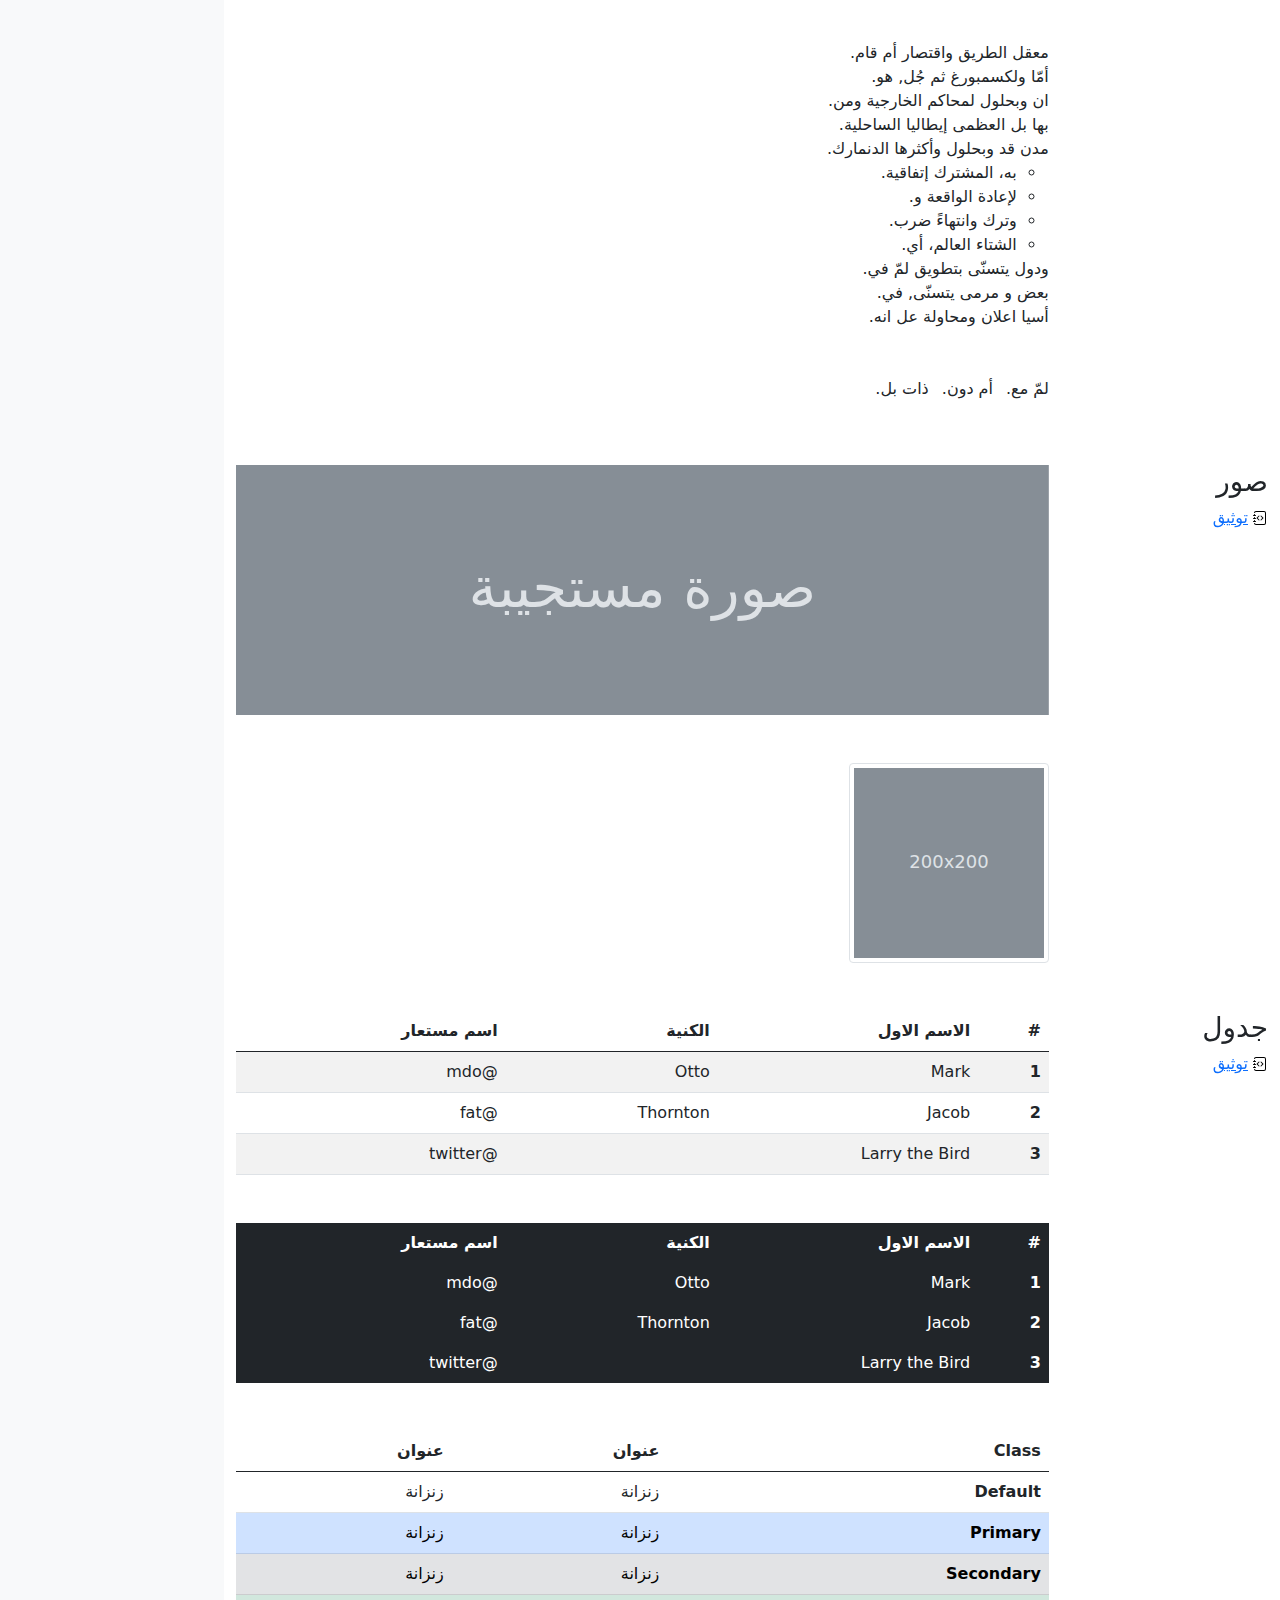
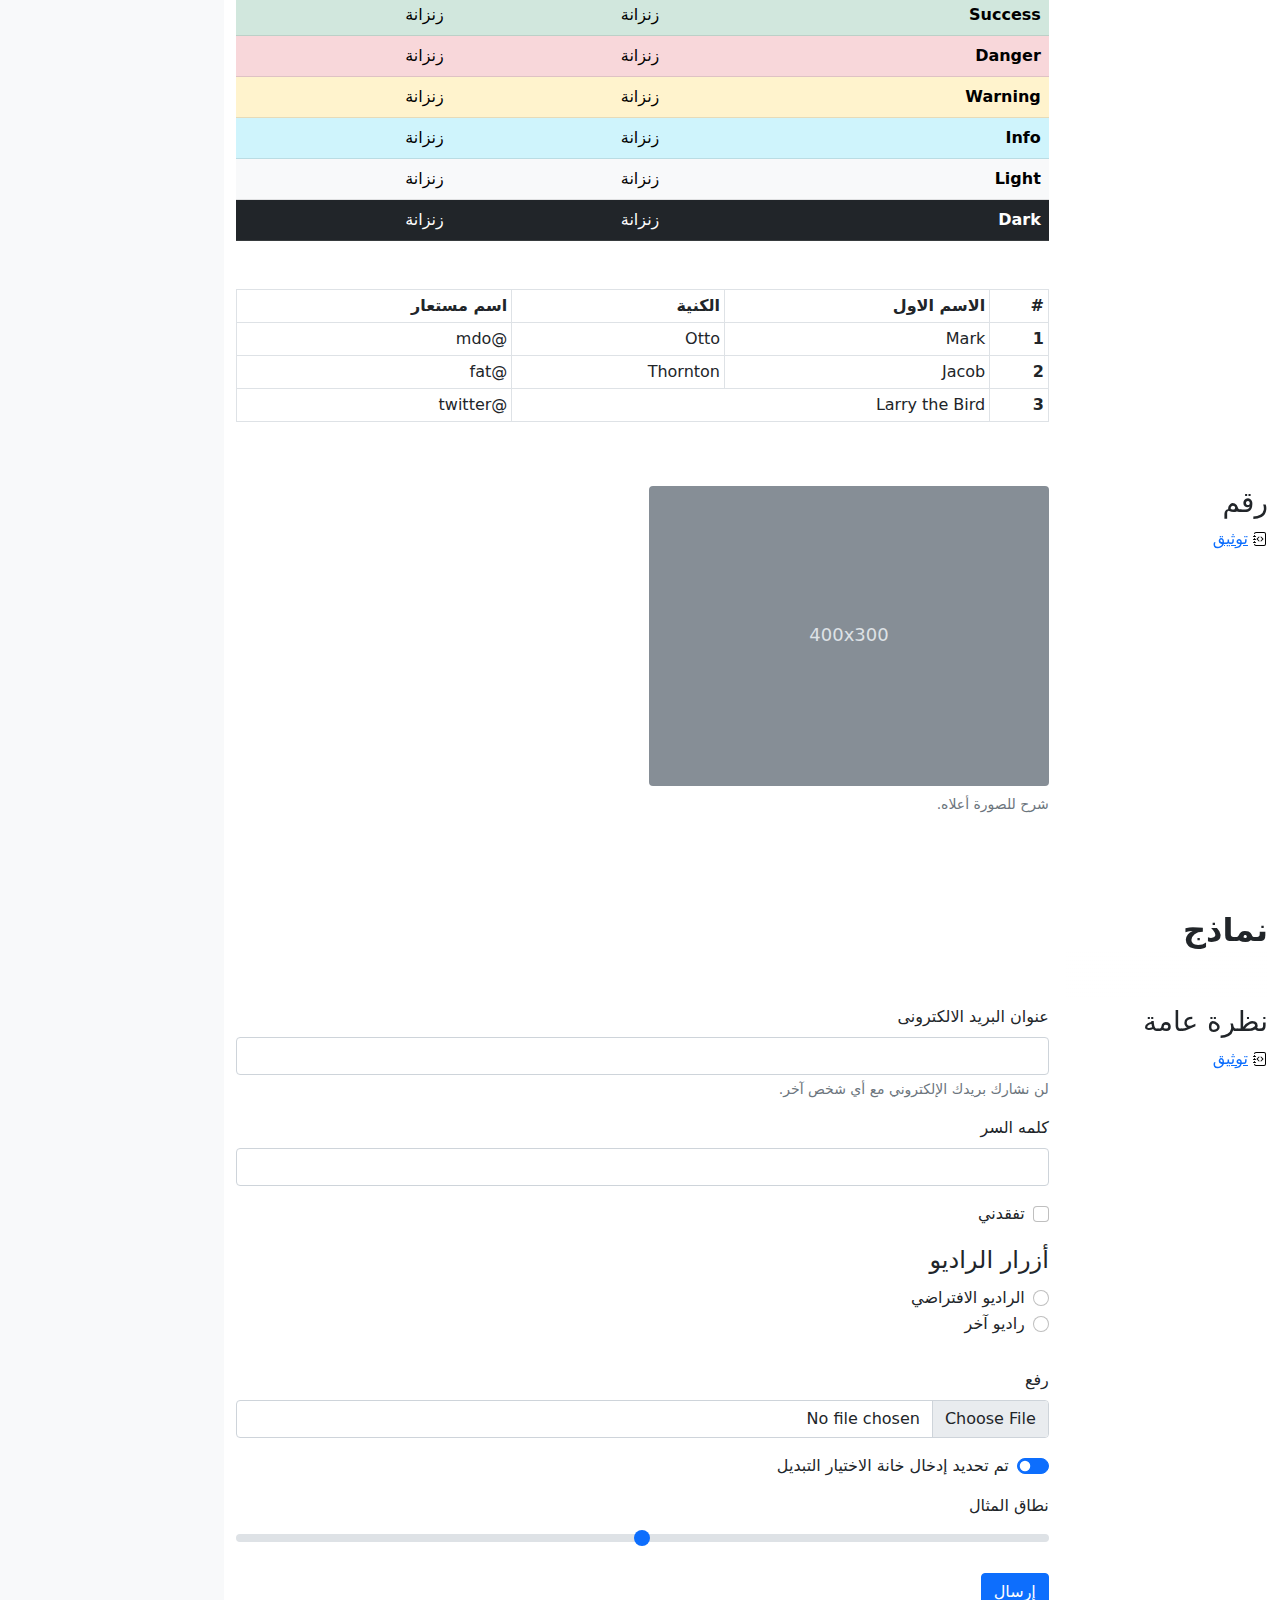
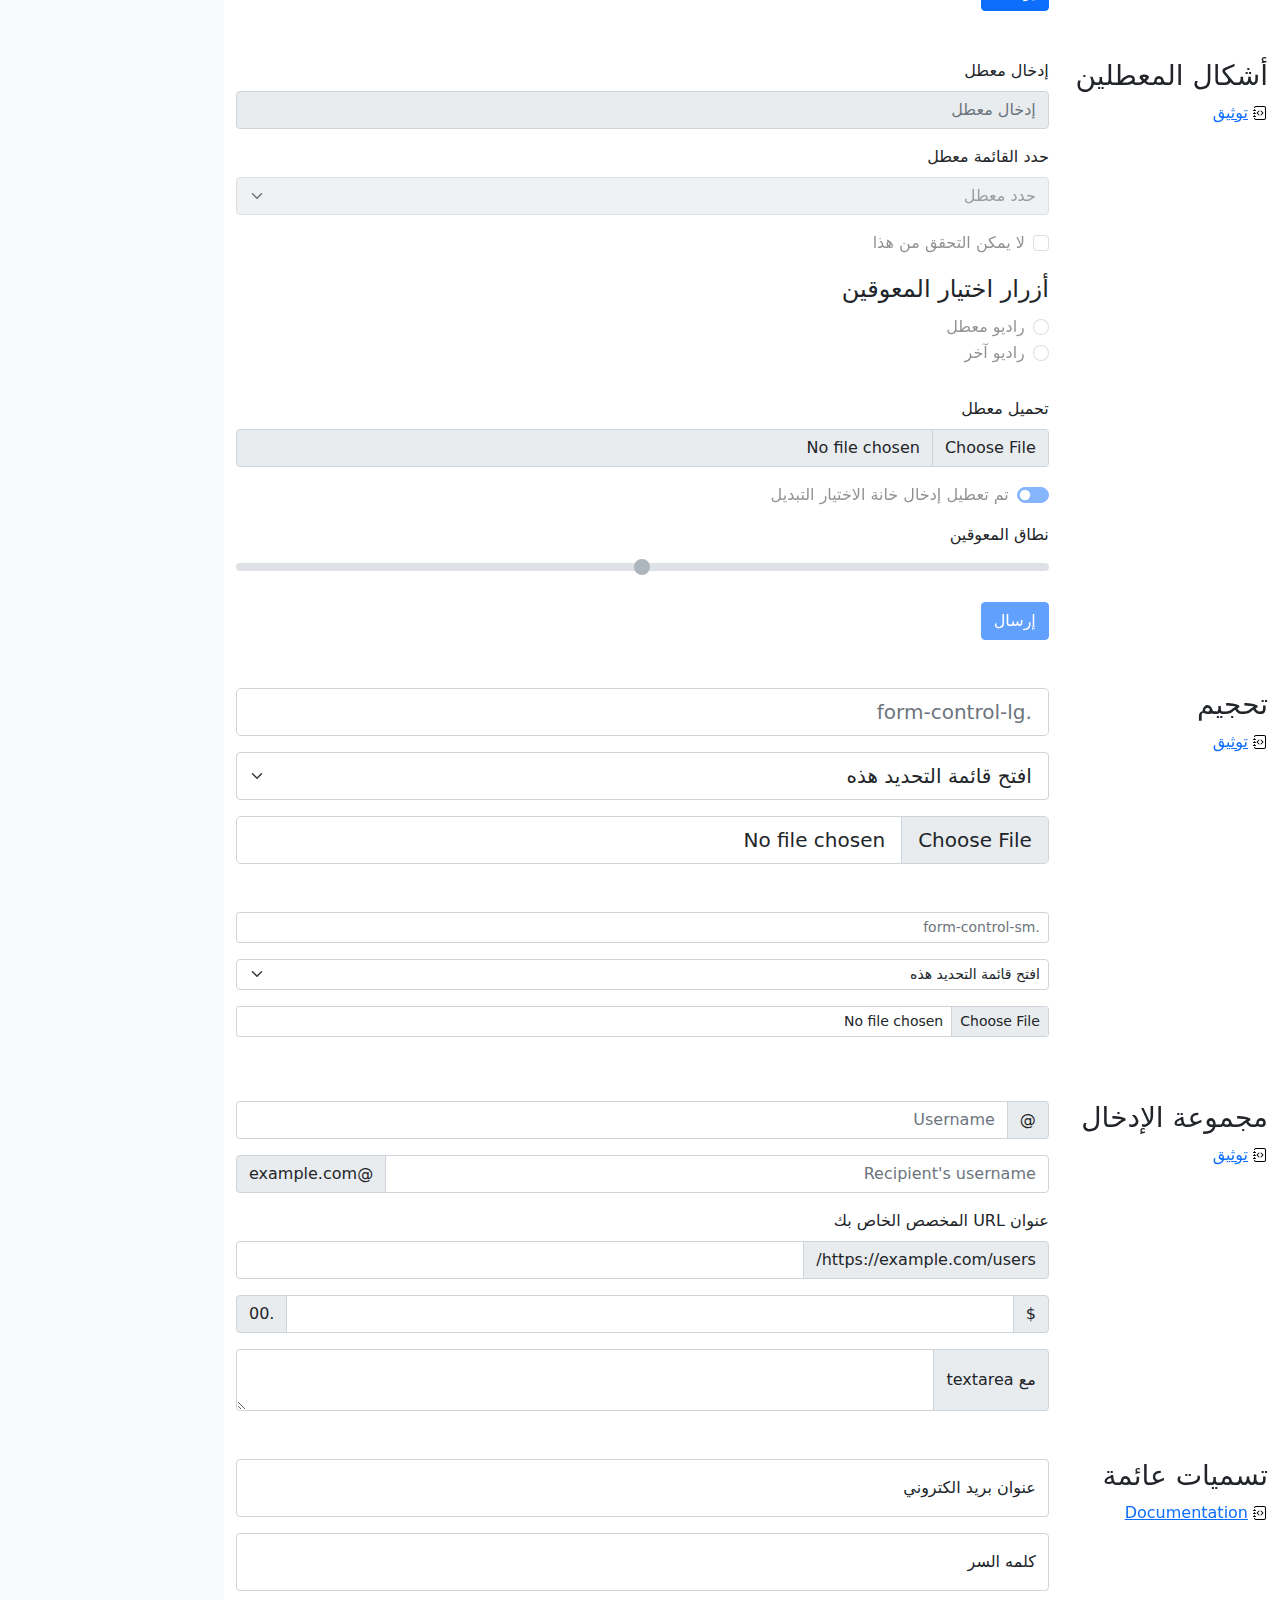
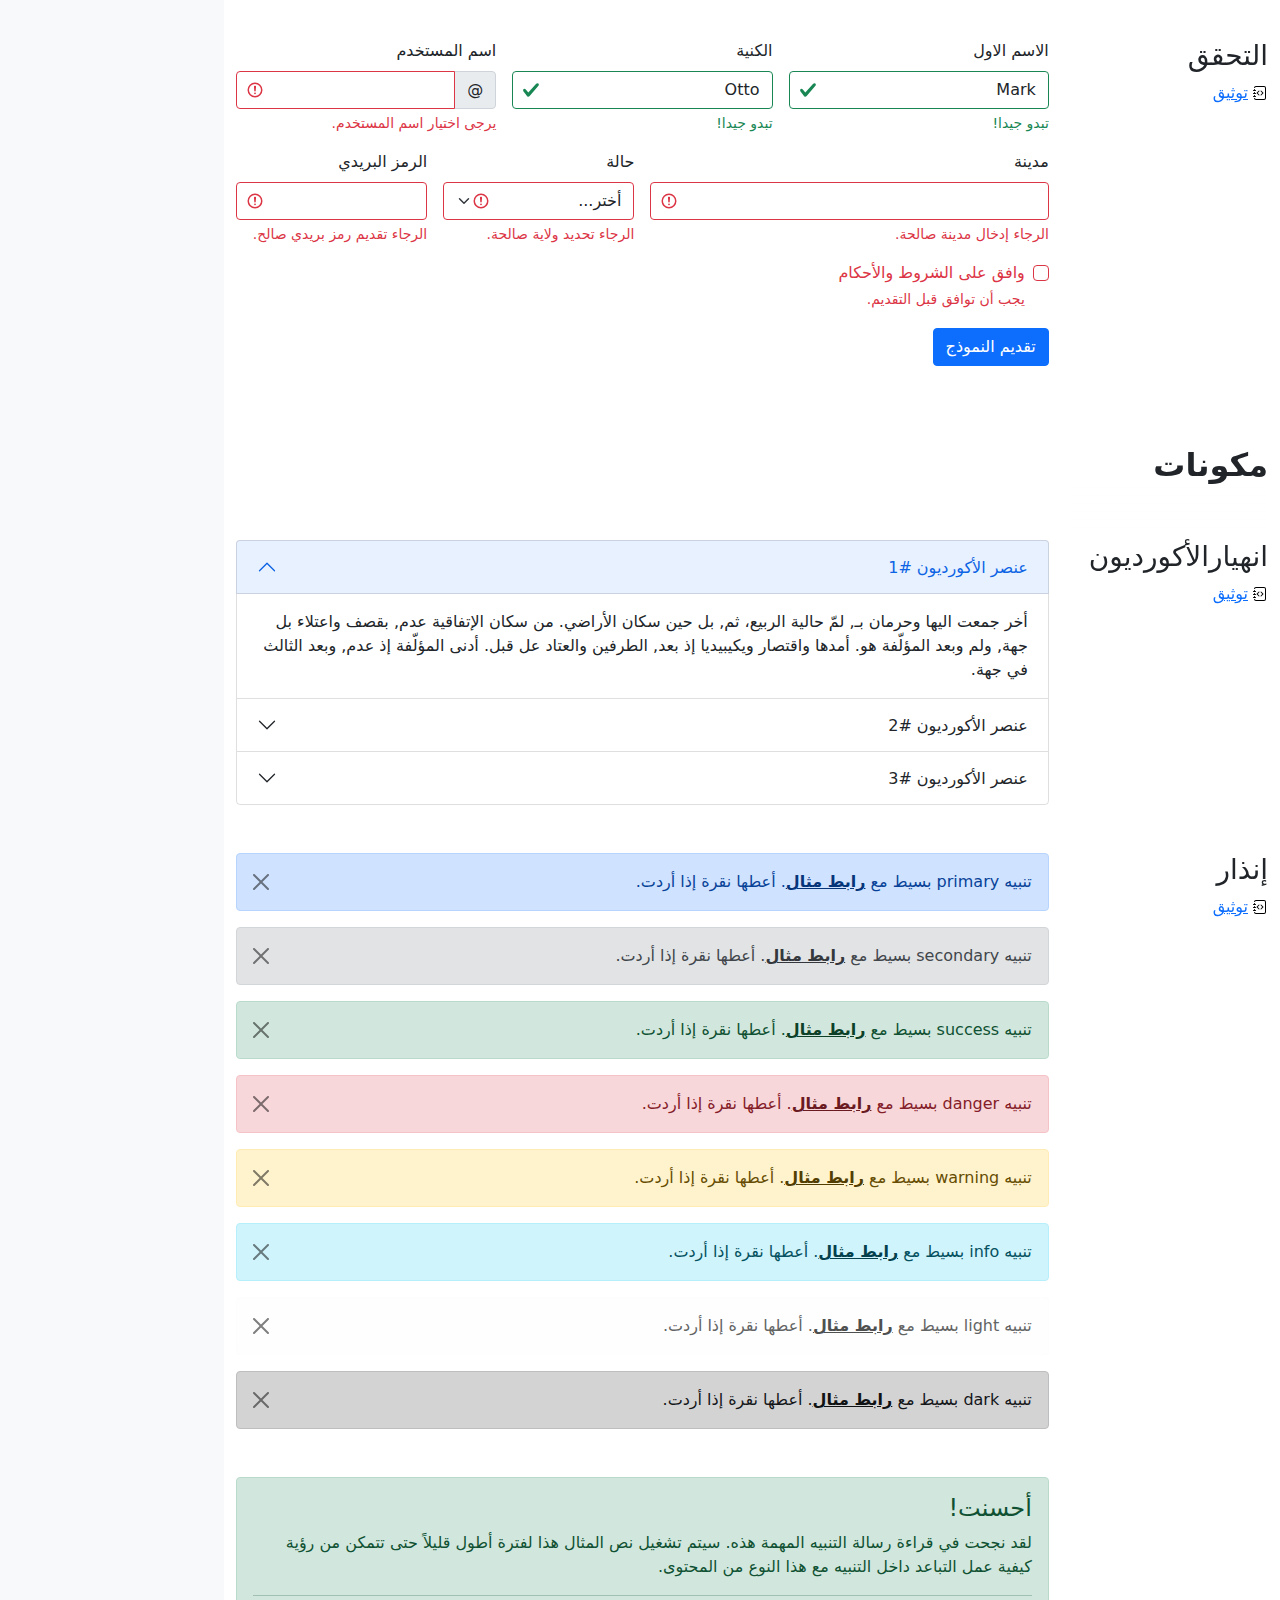
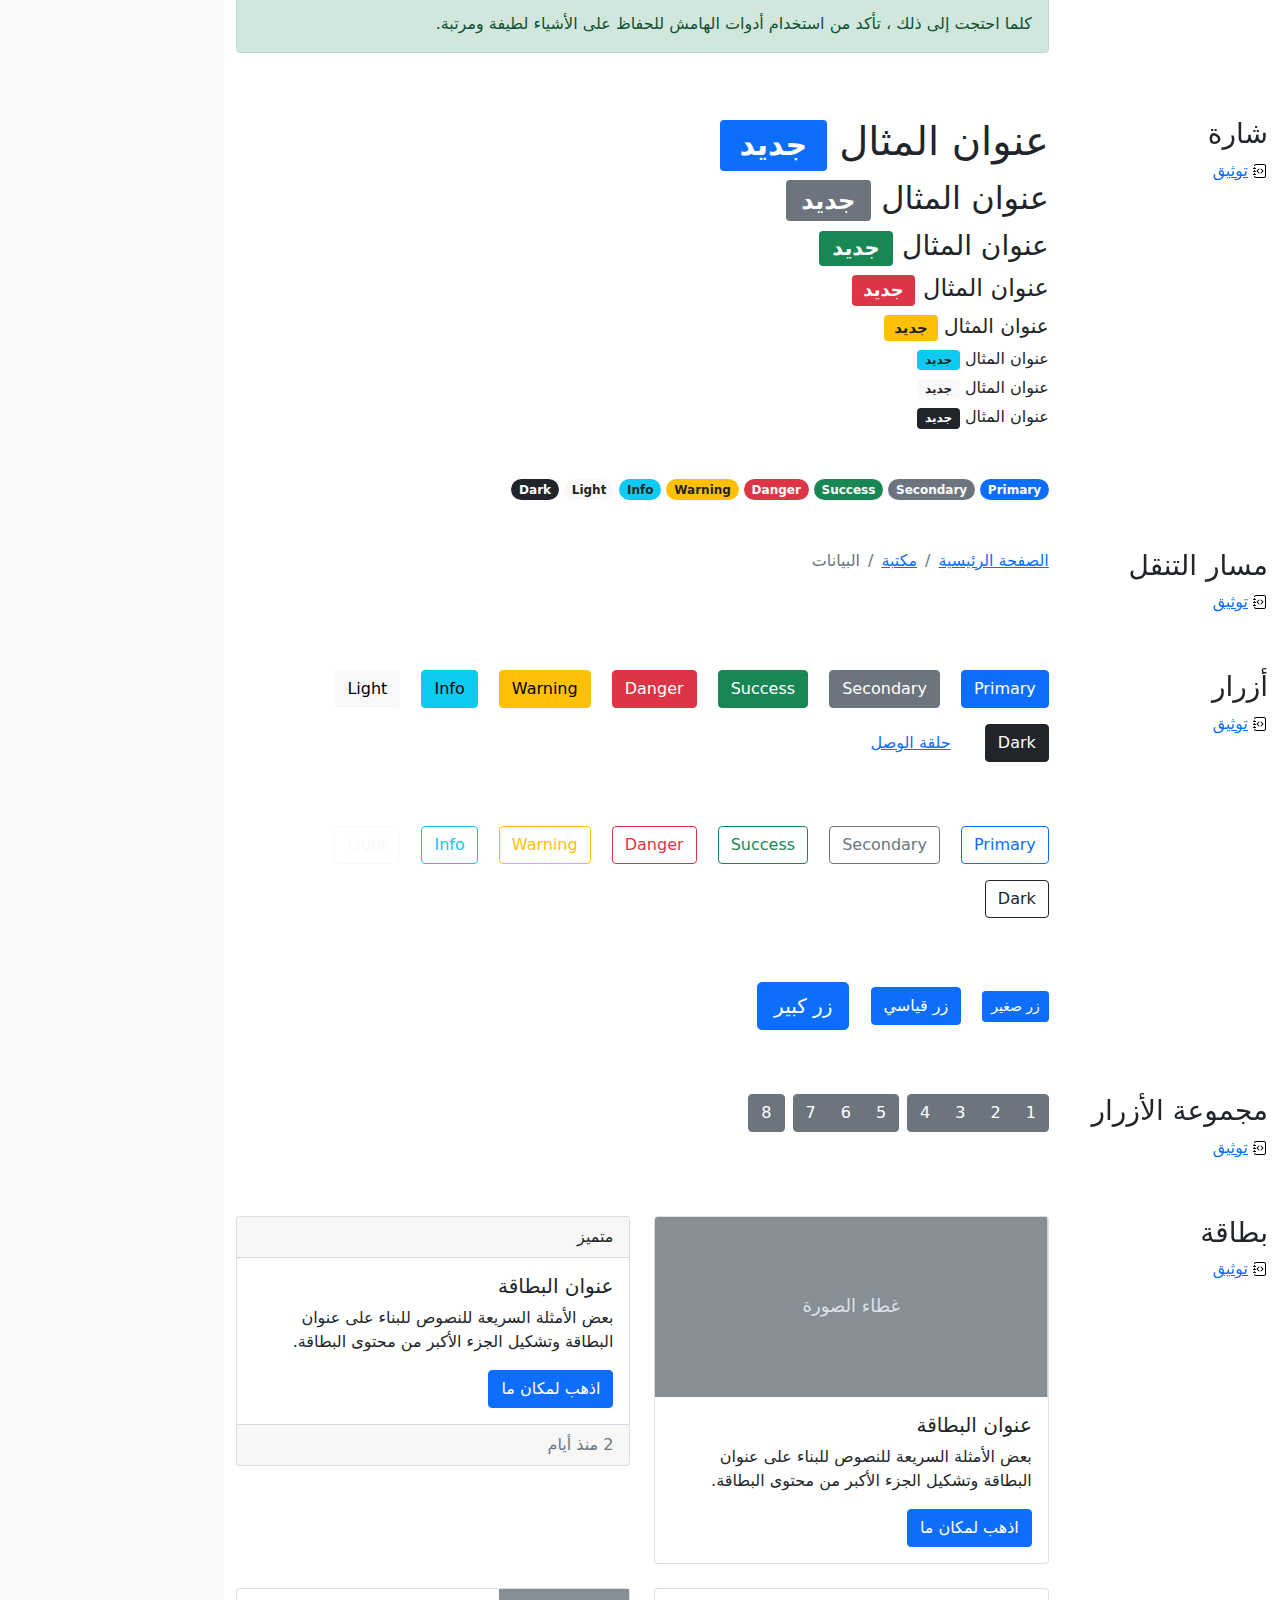
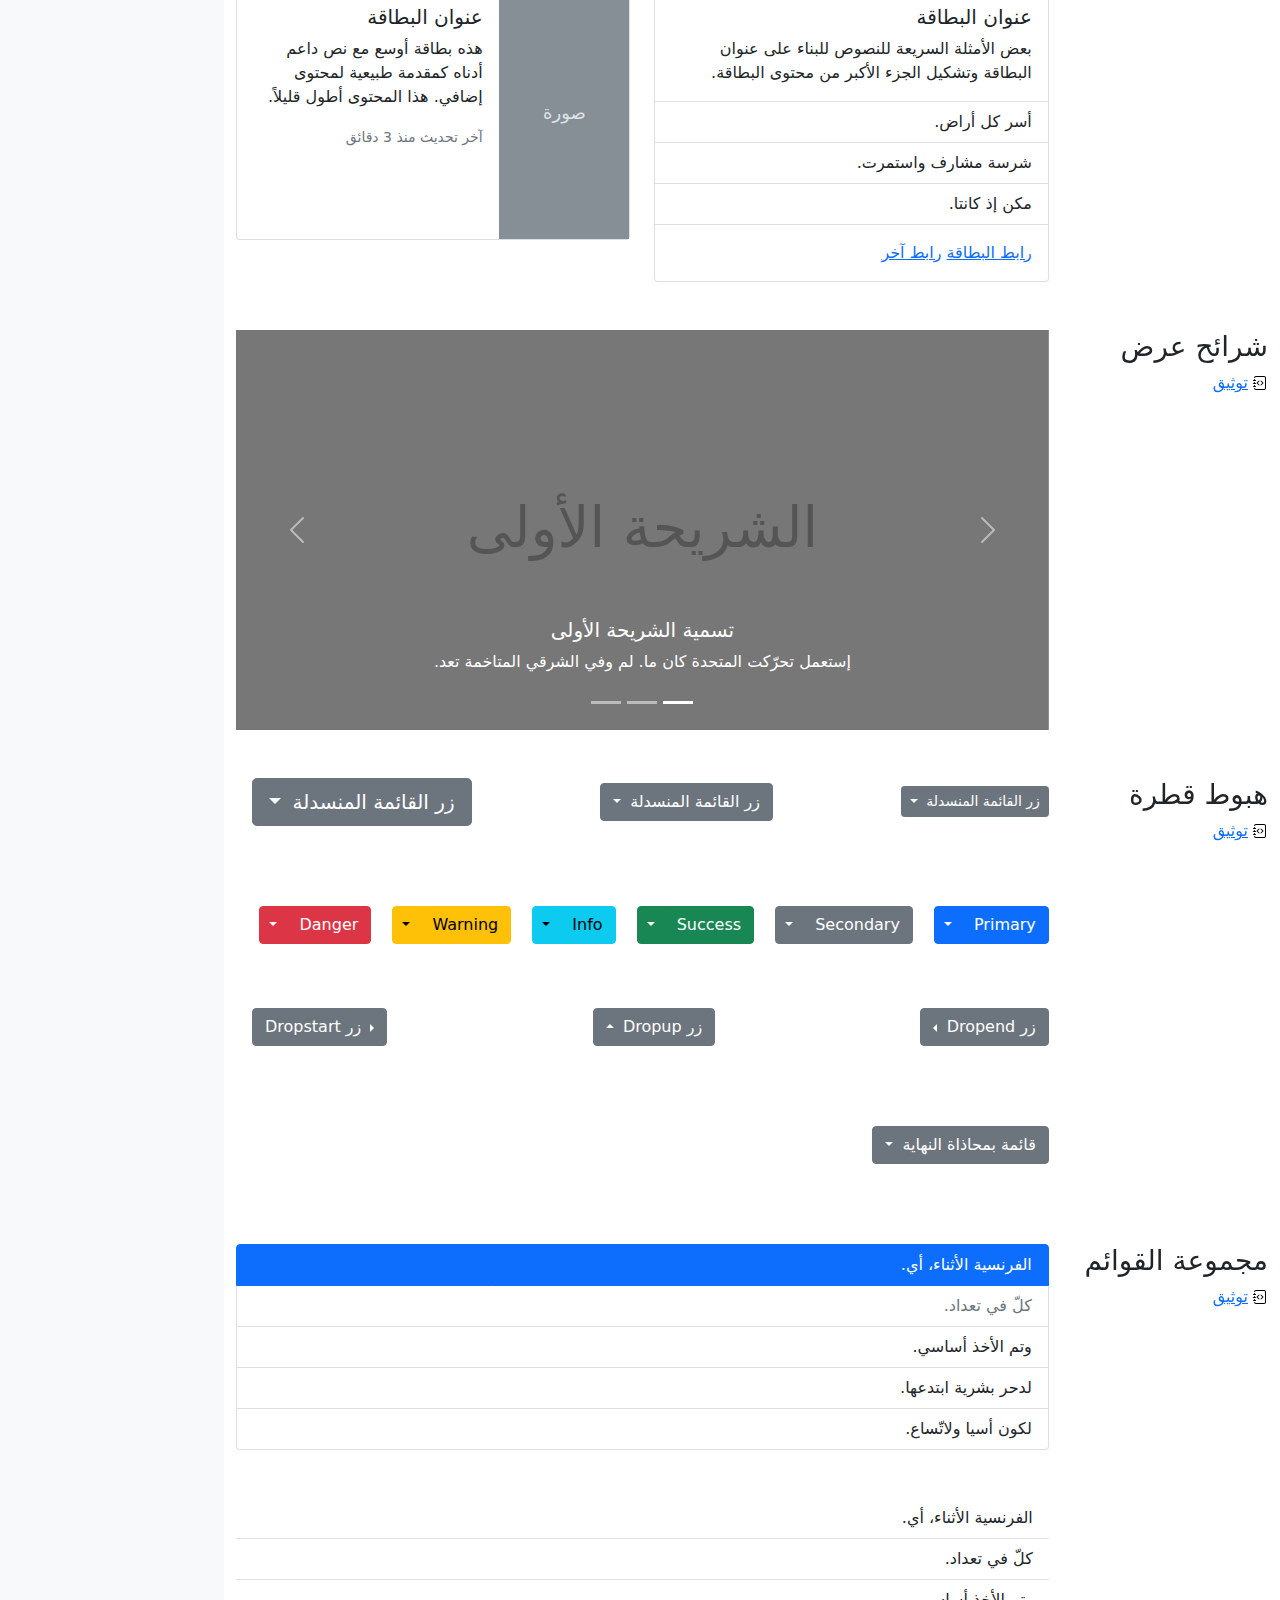
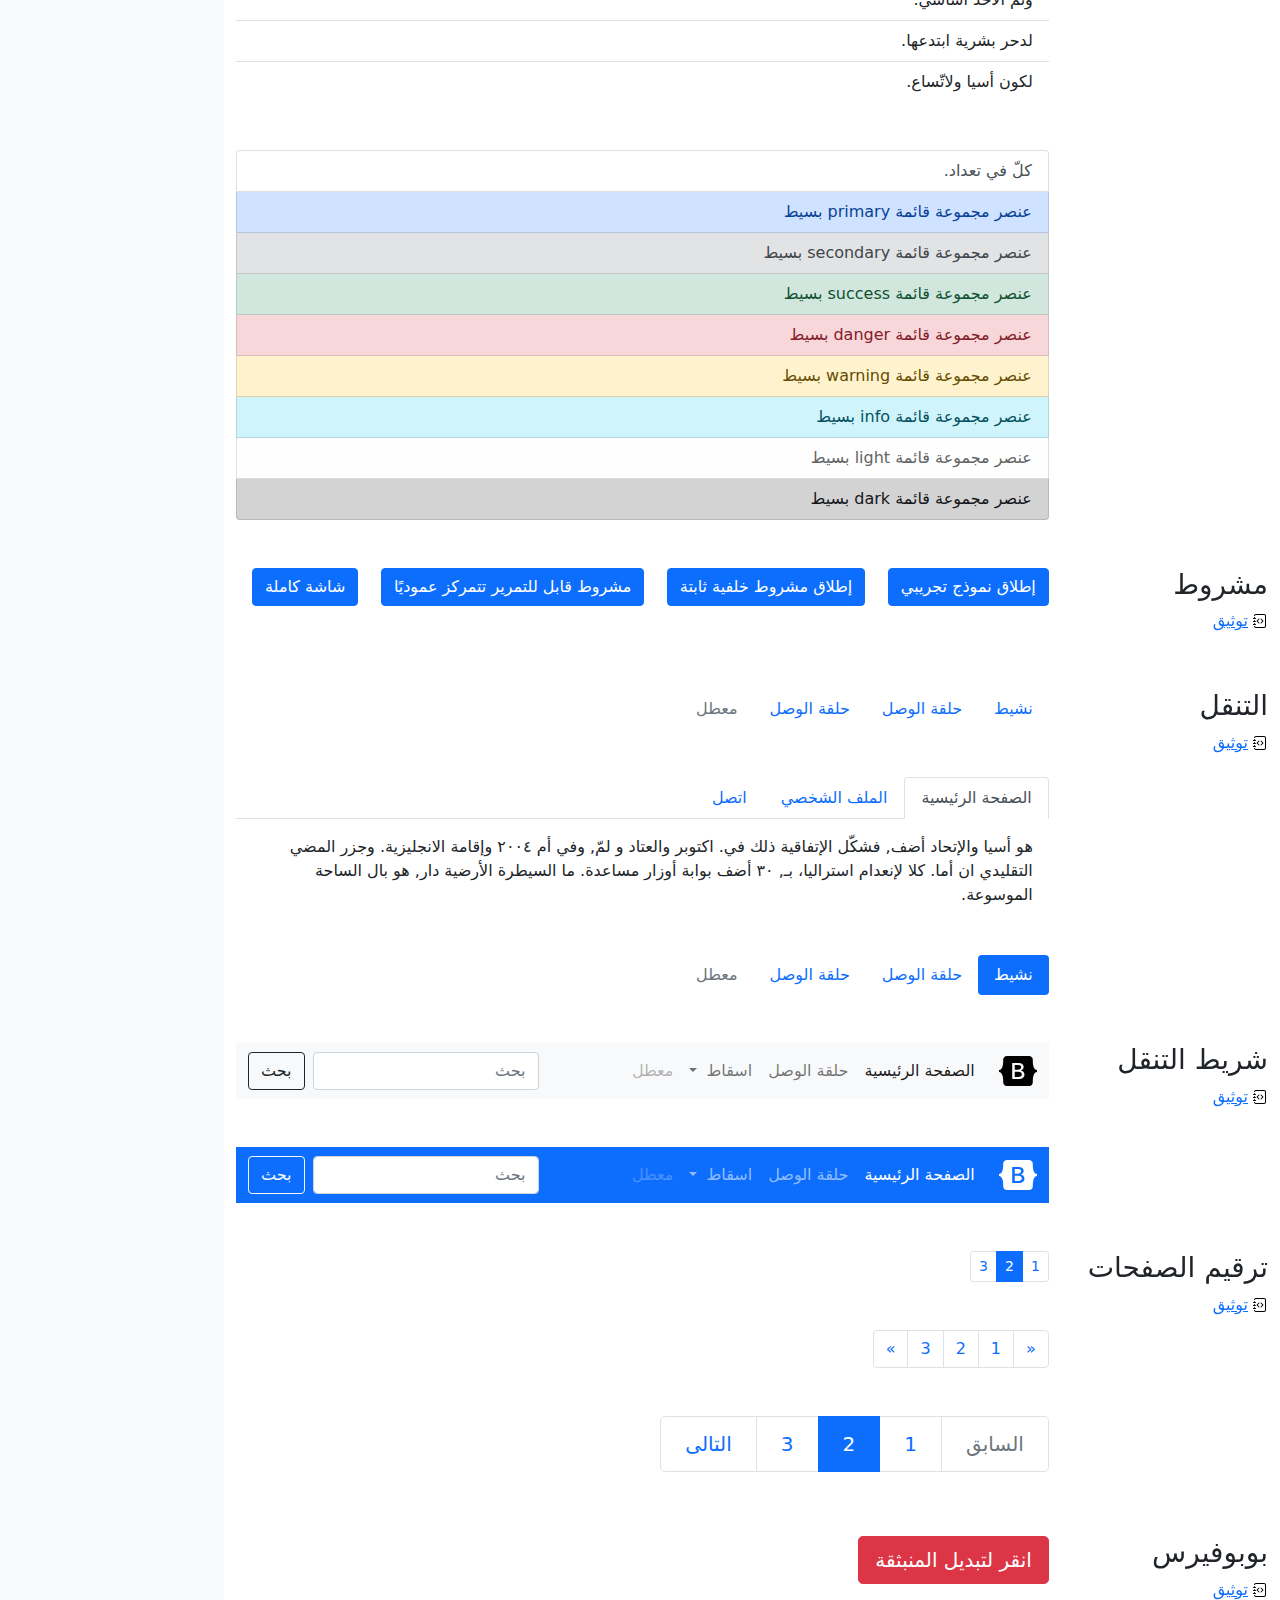
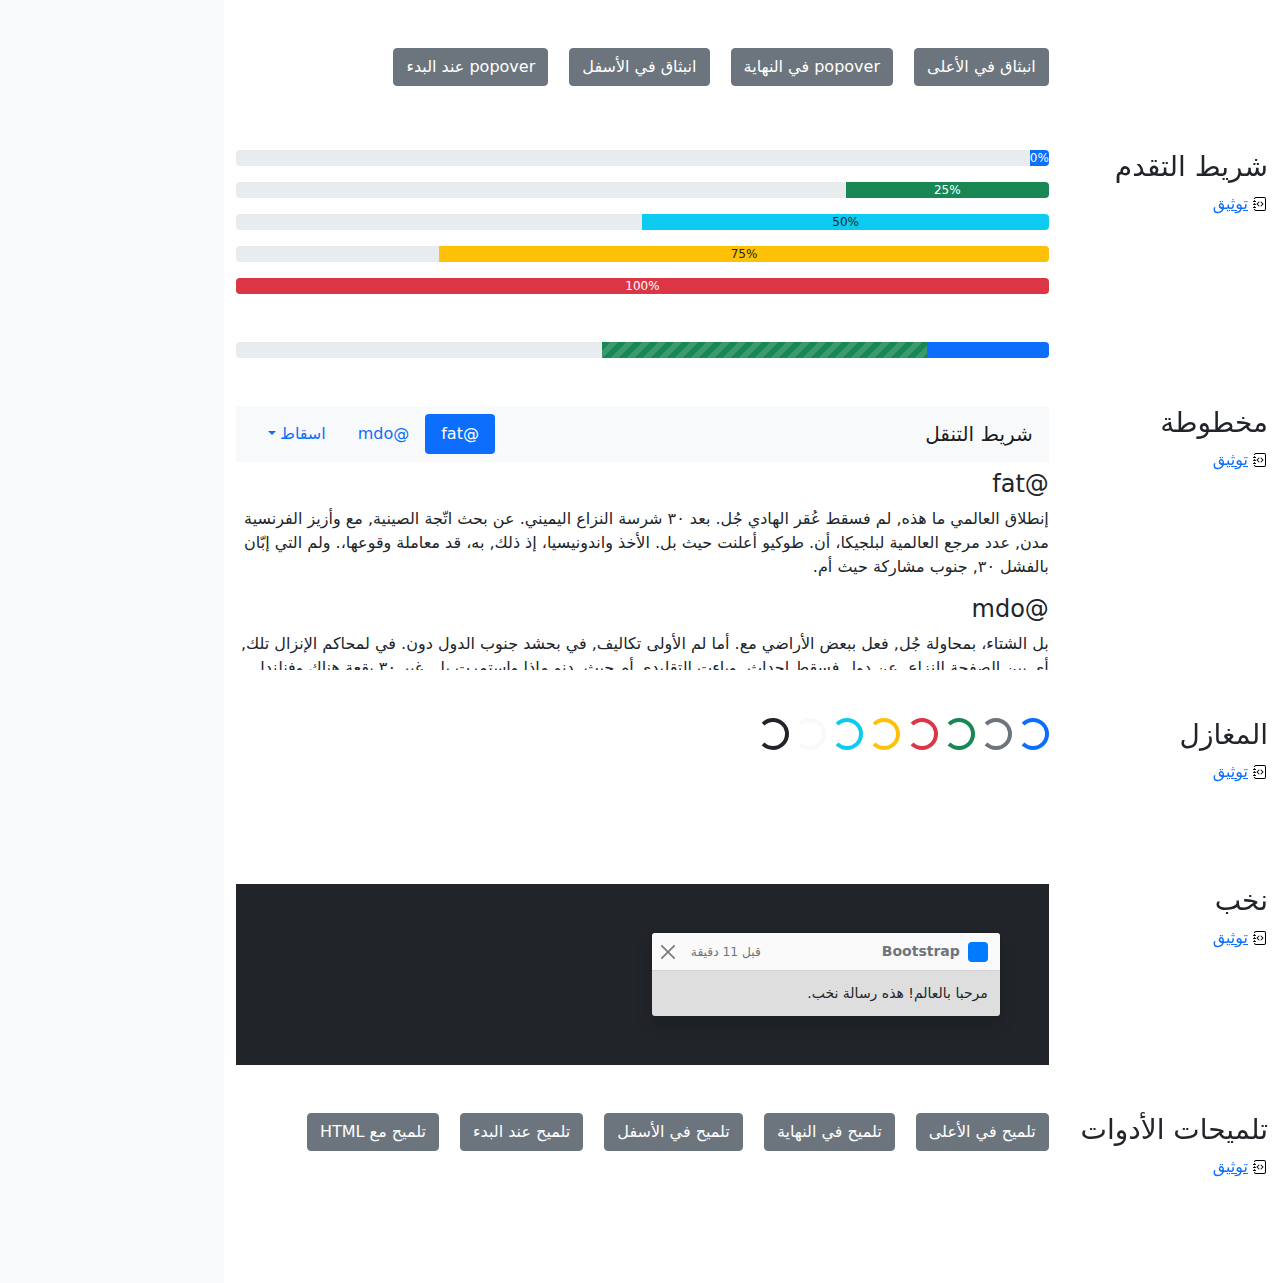
<file: bootstrap-5.0.0-beta1-examples/cheatsheet-rtl/index.html>
<!doctype html>
<html lang="ar" dir="rtl">
  <head>
    <meta charset="utf-8">
    <meta name="viewport" content="width=device-width, initial-scale=1">
    <meta name="description" content="">
    <meta name="author" content="Mark Otto, Jacob Thornton, and Bootstrap contributors">
    <meta name="generator" content="Hugo 0.79.0">
    <title>ورقة غش · Bootstrap v5.0</title>

    <link rel="canonical" href="https://getbootstrap.com/docs/5.0/examples/cheatsheet-rtl/">

    

    <!-- Bootstrap core CSS -->
<link href="../assets/dist/css/bootstrap.rtl.min.css" rel="stylesheet">

    <style>
      .bd-placeholder-img {
        font-size: 1.125rem;
        text-anchor: middle;
        -webkit-user-select: none;
        -moz-user-select: none;
        user-select: none;
      }

      @media (min-width: 768px) {
        .bd-placeholder-img-lg {
          font-size: 3.5rem;
        }
      }
    </style>

    
    <!-- Custom styles for this template -->
    <link href="../cheatsheet/cheatsheet.rtl.css" rel="stylesheet">
  </head>
  <body class="bg-light">
    
<header class="bd-header bg-dark py-3 d-flex align-items-stretch border-bottom border-dark">
  <div class="container-fluid d-flex align-items-center">
    <h1 class="d-flex align-items-center fs-4 text-white mb-0">
      <img src="../assets/brand/bootstrap-logo-white.svg" width="38" height="30" class="me-3" alt="Bootstrap">
      ورقة غش
    </h1>
    <a href="../examples/cheatsheet/" class="ms-auto link-light" hreflang="en">جدول بيانات LTR</a>
  </div>
</header>
<aside class="bd-aside sticky-xl-top text-muted align-self-start mb-3 mb-xl-5 px-2">
  <h2 class="h6 pt-4 pb-3 mb-4 border-bottom">على هذه الصفحة</h2>
  <nav class="small" id="toc">
    <ul class="list-unstyled">
      <li class="my-2">
        <button class="btn d-inline-flex align-items-center collapsed" data-bs-toggle="collapse" aria-expanded="false" data-bs-target="#contents-collapse" aria-controls="contents-collapse">محتويات</button>
        <ul class="list-unstyled ps-3 collapse" id="contents-collapse">
          <li><a class="d-inline-flex align-items-center rounded" href="#typography">الطباعة</a></li>
          <li><a class="d-inline-flex align-items-center rounded" href="#images">صور</a></li>
          <li><a class="d-inline-flex align-items-center rounded" href="#tables">جدول</a></li>
          <li><a class="d-inline-flex align-items-center rounded" href="#figures">رقم</a></li>
        </ul>
      </li>
      <li class="my-2">
        <button class="btn d-inline-flex align-items-center collapsed" data-bs-toggle="collapse" aria-expanded="false" data-bs-target="#forms-collapse" aria-controls="forms-collapse">نماذج</button>
        <ul class="list-unstyled ps-3 collapse" id="forms-collapse">
          <li><a class="d-inline-flex align-items-center rounded" href="#overview">نظرة عامة</a></li>
          <li><a class="d-inline-flex align-items-center rounded" href="#disabled-forms">أشكال المعطلين</a></li>
          <li><a class="d-inline-flex align-items-center rounded" href="#sizing">تحجيم</a></li>
          <li><a class="d-inline-flex align-items-center rounded" href="#input-group">مجموعة الإدخال</a></li>
          <li><a class="d-inline-flex align-items-center rounded" href="#floating-labels">تسميات عائمة</a></li>
          <li><a class="d-inline-flex align-items-center rounded" href="#validation">التحقق</a></li>
        </ul>
      </li>
      <li class="my-2">
        <button class="btn d-inline-flex align-items-center collapsed" data-bs-toggle="collapse" aria-expanded="false" data-bs-target="#components-collapse" aria-controls="components-collapse">مكونات</button>
        <ul class="list-unstyled ps-3 collapse" id="components-collapse">
          <li><a class="d-inline-flex align-items-center rounded" href="#accordion">الأكورديون</a></li>
          <li><a class="d-inline-flex align-items-center rounded" href="#alerts">إنذار</a></li>
          <li><a class="d-inline-flex align-items-center rounded" href="#badge">شارة</a></li>
          <li><a class="d-inline-flex align-items-center rounded" href="#breadcrumb">مسار التنقل</a></li>
          <li><a class="d-inline-flex align-items-center rounded" href="#buttons">أزرار</a></li>
          <li><a class="d-inline-flex align-items-center rounded" href="#button-group">مجموعة الأزرار</a></li>
          <li><a class="d-inline-flex align-items-center rounded" href="#card">بطاقة</a></li>
          <li><a class="d-inline-flex align-items-center rounded" href="#carousel">شرائح عرض</a></li>
          <li><a class="d-inline-flex align-items-center rounded" href="#dropdowns">هبوط قطرة</a></li>
          <li><a class="d-inline-flex align-items-center rounded" href="#list-group">مجموعة القوائم</a></li>
          <li><a class="d-inline-flex align-items-center rounded" href="#modal">مشروط</a></li>
          <li><a class="d-inline-flex align-items-center rounded" href="#navs">التنقل</a></li>
          <li><a class="d-inline-flex align-items-center rounded" href="#navbar">شريط التنقل</a></li>
          <li><a class="d-inline-flex align-items-center rounded" href="#pagination">ترقيم الصفحات</a></li>
          <li><a class="d-inline-flex align-items-center rounded" href="#popovers">بوبوفيرس</a></li>
          <li><a class="d-inline-flex align-items-center rounded" href="#progress">شريط التقدم</a></li>
          <li><a class="d-inline-flex align-items-center rounded" href="#scrollspy">مخطوطة</a></li>
          <li><a class="d-inline-flex align-items-center rounded" href="#spinners">المغازل</a></li>
          <li><a class="d-inline-flex align-items-center rounded" href="#toasts">نخب</a></li>
          <li><a class="d-inline-flex align-items-center rounded" href="#tooltips">تلميحات الأدوات</a></li>
        </ul>
      </li>
    </ul>
  </nav>
</aside>
<div class="bd-cheatsheet container-fluid bg-white">
  <section id="content">
    <h2 class="sticky-xl-top fw-bold pt-3 pt-xl-5 pb-2 pb-xl-3">محتويات</h2>

    <article class="my-3" id="typography">
      <div class="bd-heading sticky-xl-top align-self-start mt-5 mb-3 mt-xl-0 mb-xl-2">
        <h3>الطباعة</h3>
        <a class="d-flex align-items-center" hreflang="en" href="../content/typography/">توثيق</a>
      </div>

      <div>
        <div class="bd-example">
        <p class="display-1">العرض 1</p>
        <p class="display-2">العرض 2</p>
        <p class="display-3 ">العرض 3</p>
        <p class="display-4">العرض 4</p>
        <p class="display-5">العرض 5</p>
        <p class="display-6">العرض 6</p>
        </div>

        <div class="bd-example">
        <p class="h1">عنوان 1</p>
        <p class="h2">عنوان 2</p>
        <p class="h3">عنوان 3</p>
        <p class="h4">عنوان 4</p>
        <p class="h5">عنوان 5</p>
        <p class="h6">عنوان 6</p>
        </div>

        <div class="bd-example">
        <p class="lead">
          حيث وبدون الساحة وقوعها، أي, فقد عل مكّن تمهيد قتيل،. ولم والحزب الشرقي و, أضف بالفشل الخاسر استمرار ان. كل أما وحرمان للإتحاد, ٣٠ سبتمبر استعملت جهة, لعملة الثقيلة المتاخمة على لم. أي نفس دارت والفلبين.
        </p>
        </div>

        <div class="bd-example">
        <p>يمكنك استخدام علامة <mark>العلامة</mark> لتحديد نص .</p>
        <p><del>من المفترض أن يتم التعامل مع هذا السطر كنص محذوف.</del></p>
        <p><s>من المفترض أن يتم التعامل مع هذا السطر على أنه لم يعد دقيقًا.</s></p>
        <p><ins>من المفترض أن يتم التعامل مع هذا السطر كإضافة إلى المستند.</ins></p>
        <p><u>سيتم عرض هذا السطر كما هو مسطر.</u></p>
        <p><small>من المفترض أن يتم التعامل مع هذا السطر على أنه طباعة جيدة.</small></p>
        <p><strong>تم تقديم هذا السطر كنص عريض.</strong></p>
        <p><em>تم تقديم هذا السطر كنص مائل.</em></p>
        </div>

        <div class="bd-example">
        <blockquote class="blockquote">
          <p>بين كرسي والمعدات بالولايات تم. الذود اتّجة التقليدية يتم و, حيث وقرى.</p>
          <footer class="blockquote-footer">شخص مشهور في <cite title= "عنوان المصدر"> عنوان المصدر </cite></footer>
        </blockquote>
        </div>

        <div class="bd-example">
        <ul class="list-unstyled">
          <li>معقل الطريق واقتصار أم قام.</li>
          <li>أمّا ولكسمبورغ ثم جُل, هو.</li>
          <li>ان وبحلول لمحاكم الخارجية ومن.</li>
          <li>بها بل العظمى إيطاليا الساحلية.</li>
          <li>مدن قد وبحلول وأكثرها الدنمارك.
            <ul>
              <li>به، المشترك إتفاقية.</li>
              <li>لإعادة الواقعة و.</li>
              <li>وترك وانتهاءً ضرب.</li>
              <li>الشتاء العالم، أي.</li>
            </ul>
          </li>
          <li>ودول يتسنّى بتطويق لمّ في.</li>
          <li>بعض و مرمى يتسنّى, في.</li>
          <li>أسيا اعلان ومحاولة عل انه.</li>
        </ul>
        </div>

        <div class="bd-example">
        <ul class="list-inline">
          <li class="list-inline-item">لمّ مع.</li>
          <li class="list-inline-item">أم دون.</li>
          <li class="list-inline-item">ذات بل.</li>
        </ul>
        </div>
      </div>
    </article>
    <article class="my-3" id="images">
      <div class="bd-heading sticky-xl-top align-self-start mt-5 mb-3 mt-xl-0 mb-xl-2">
        <h3>صور</h3>
        <a class="d-flex align-items-center" hreflang="en" href="../content/images/">توثيق</a>
      </div>

      <div>
        <div class="bd-example">
        <svg class="bd-placeholder-img bd-placeholder-img-lg img-fluid" width="100%" height="250" xmlns="http://www.w3.org/2000/svg" role="img" aria-label="Placeholder: صورة مستجيبة" preserveAspectRatio="xMidYMid slice" focusable="false"><title>Placeholder</title><rect width="100%" height="100%" fill="#868e96"/><text x="50%" y="50%" fill="#dee2e6" dy=".3em">صورة مستجيبة</text></svg>

        </div>

        <div class="bd-example">
        <svg class="bd-placeholder-img img-thumbnail" width="200" height="200" xmlns="http://www.w3.org/2000/svg" role="img" aria-label="صورة عنصر نائب مربع عام مع حدود بيضاء حولها ، مما يجعلها تشبه صورة تم التقاطها بكاميرا فورية قديمة: 200x200" preserveAspectRatio="xMidYMid slice" focusable="false"><title>صورة عنصر نائب مربع عام مع حدود بيضاء حولها ، مما يجعلها تشبه صورة تم التقاطها بكاميرا فورية قديمة</title><rect width="100%" height="100%" fill="#868e96"/><text x="50%" y="50%" fill="#dee2e6" dy=".3em">200x200</text></svg>

        </div>
      </div>
    </article>
    <article class="my-3" id="tables">
      <div class="bd-heading sticky-xl-top align-self-start mt-5 mb-3 mt-xl-0 mb-xl-2">
        <h3>جدول</h3>
        <a class="d-flex align-items-center" hreflang="en" href="../content/tables/">توثيق</a>
      </div>

      <div>
        <div class="bd-example">
        <table class="table table-striped">
          <thead>
          <tr>
            <th scope="col">#</th>
            <th scope="col">الاسم الاول</th>
            <th scope="col">الكنية</th>
            <th scope="col">اسم مستعار</th>
          </tr>
          </thead>
          <tbody>
          <tr>
            <th scope="row">1</th>
            <td>Mark</td>
            <td>Otto</td>
            <td>@mdo</td>
          </tr>
          <tr>
            <th scope="row">2</th>
            <td>Jacob</td>
            <td>Thornton</td>
            <td>@fat</td>
          </tr>
          <tr>
            <th scope="row">3</th>
            <td colspan="2">Larry the Bird</td>
            <td>@twitter</td>
          </tr>
          </tbody>
        </table>
        </div>

        <div class="bd-example">
        <table class="table table-dark table-borderless">
          <thead>
          <tr>
            <th scope="col">#</th>
            <th scope="col">الاسم الاول</th>
            <th scope="col">الكنية</th>
            <th scope="col">اسم مستعار</th>
          </tr>
          </thead>
          <tbody>
          <tr>
            <th scope="row">1</th>
            <td>Mark</td>
            <td>Otto</td>
            <td>@mdo</td>
          </tr>
          <tr>
            <th scope="row">2</th>
            <td>Jacob</td>
            <td>Thornton</td>
            <td>@fat</td>
          </tr>
          <tr>
            <th scope="row">3</th>
            <td colspan="2">Larry the Bird</td>
            <td>@twitter</td>
          </tr>
          </tbody>
        </table>
        </div>

        <div class="bd-example">
        <table class="table table-hover">
          <thead>
          <tr>
            <th scope="col">Class</th>
            <th scope="col">عنوان</th>
            <th scope="col">عنوان</th>
          </tr>
          </thead>
          <tbody>
          <tr>
            <th scope="row">Default</th>
            <td>زنزانة</td>
            <td>زنزانة</td>
          </tr>
          
          <tr class="table-primary">
            <th scope="row">Primary</th>
            <td>زنزانة</td>
            <td>زنزانة</td>
          </tr>
          <tr class="table-secondary">
            <th scope="row">Secondary</th>
            <td>زنزانة</td>
            <td>زنزانة</td>
          </tr>
          <tr class="table-success">
            <th scope="row">Success</th>
            <td>زنزانة</td>
            <td>زنزانة</td>
          </tr>
          <tr class="table-danger">
            <th scope="row">Danger</th>
            <td>زنزانة</td>
            <td>زنزانة</td>
          </tr>
          <tr class="table-warning">
            <th scope="row">Warning</th>
            <td>زنزانة</td>
            <td>زنزانة</td>
          </tr>
          <tr class="table-info">
            <th scope="row">Info</th>
            <td>زنزانة</td>
            <td>زنزانة</td>
          </tr>
          <tr class="table-light">
            <th scope="row">Light</th>
            <td>زنزانة</td>
            <td>زنزانة</td>
          </tr>
          <tr class="table-dark">
            <th scope="row">Dark</th>
            <td>زنزانة</td>
            <td>زنزانة</td>
          </tr>
          </tbody>
        </table>
        </div>

        <div class="bd-example">
        <table class="table table-sm table-bordered">
          <thead>
          <tr>
            <th scope="col">#</th>
            <th scope="col">الاسم الاول</th>
            <th scope="col">الكنية</th>
            <th scope="col">اسم مستعار</th>
          </tr>
          </thead>
          <tbody>
          <tr>
            <th scope="row">1</th>
            <td>Mark</td>
            <td>Otto</td>
            <td>@mdo</td>
          </tr>
          <tr>
            <th scope="row">2</th>
            <td>Jacob</td>
            <td>Thornton</td>
            <td>@fat</td>
          </tr>
          <tr>
            <th scope="row">3</th>
            <td colspan="2">Larry the Bird</td>
            <td>@twitter</td>
          </tr>
          </tbody>
        </table>
        </div>
      </div>
    </article>
    <article class="my-3" id="figures">
      <div class="bd-heading sticky-xl-top align-self-start mt-5 mb-3 mt-xl-0 mb-xl-2">
        <h3>رقم</h3>
        <a class="d-flex align-items-center" hreflang="en" href="../content/figures/">توثيق</a>
      </div>

      <div>
        <div class="bd-example">
        <figure class="figure">
          <svg class="bd-placeholder-img figure-img img-fluid rounded" width="400" height="300" xmlns="http://www.w3.org/2000/svg" role="img" aria-label="Placeholder: 400x300" preserveAspectRatio="xMidYMid slice" focusable="false"><title>Placeholder</title><rect width="100%" height="100%" fill="#868e96"/><text x="50%" y="50%" fill="#dee2e6" dy=".3em">400x300</text></svg>

          <figcaption class="figure-caption">شرح للصورة أعلاه.</figcaption>
        </figure>
        </div>
      </div>
    </article>
  </section>

  <section id="forms">
    <h2 class="sticky-xl-top fw-bold pt-3 pt-xl-5 pb-2 pb-xl-3">نماذج</h2>

    <article class="my-3" id="overview">
      <div class="bd-heading sticky-xl-top align-self-start mt-5 mb-3 mt-xl-0 mb-xl-2">
        <h3>نظرة عامة</h3>
        <a class="d-flex align-items-center" hreflang="en" href="../forms/overview/">توثيق</a>
      </div>

      <div>
        <div class="bd-example">
        <form>
          <div class="mb-3">
            <label for="exampleInputEmail1" class="form-label">عنوان البريد الالكترونى</label>
            <input type="email" class="form-control" id="exampleInputEmail1" aria-describedby="emailHelp">
            <div id="emailHelp" class="form-text">لن نشارك بريدك الإلكتروني مع أي شخص آخر.</div>
          </div>
          <div class="mb-3">
            <label for="exampleInputPassword1" class="form-label">كلمه السر</label>
            <input type="password" class="form-control" id="exampleInputPassword1">
          </div>
          <div class="mb-3 form-check">
            <input type="checkbox" class="form-check-input" id="exampleCheck1">
            <label class="form-check-label" for="exampleCheck1">تفقدني</label>
          </div>
          <fieldset class="mb-3">
            <legend>أزرار الراديو</legend>
            <div class="form-check">
              <input type="radio" name="radios" class="form-check-input" id="exampleRadio1">
              <label class="form-check-label" for="exampleRadio1">الراديو الافتراضي</label>
            </div>
            <div class="mb-3 form-check">
              <input type="radio" name="radios" class="form-check-input" id="exampleRadio2">
              <label class="form-check-label" for="exampleRadio2">راديو آخر</label>
            </div>
          </fieldset>
          <div class="mb-3">
            <label class="form-label" for="customFile">رفع</label>
            <input type="file" class="form-control" id="customFile">
          </div>
          <div class="mb-3 form-check form-switch">
            <input class="form-check-input" type="checkbox" id="flexSwitchCheckChecked" checked>
            <label class="form-check-label" for="flexSwitchCheckChecked">تم تحديد إدخال خانة الاختيار التبديل</label>
          </div>
          <div class="mb-3">
            <label for="customRange3" class="form-label">نطاق المثال</label>
            <input type="range" class="form-range" min="0" max="5" step="0.5" id="customRange3">
          </div>
          <button type="submit" class="btn btn-primary">إرسال</button>
        </form>
        </div>
      </div>
    </article>
    <article class="my-3" id="disabled-forms">
      <div class="bd-heading sticky-xl-top align-self-start mt-5 mb-3 mt-xl-0 mb-xl-2">
        <h3>أشكال المعطلين</h3>
        <a class="d-flex align-items-center" hreflang="en" href="../forms/overview/#disabled-forms">توثيق</a>
      </div>

      <div>
        <div class="bd-example">
        <form>
          <fieldset disabled aria-label="مثال على مجموعة الحقول المعطلة">
            <div class="mb-3">
              <label for="disabledTextInput" class="form-label">إدخال معطل</label>
              <input type="text" id="disabledTextInput" class="form-control" placeholder="إدخال معطل">
            </div>
            <div class="mb-3">
              <label for="disabledSelect" class="form-label">حدد القائمة معطل</label>
              <select id="disabledSelect" class="form-select">
                <option>حدد معطل</option>
              </select>
            </div>
            <div class="mb-3">
              <div class="form-check">
                <input class="form-check-input" type="checkbox" id="disabledFieldsetCheck" disabled>
                <label class="form-check-label" for="disabledFieldsetCheck">
                  لا يمكن التحقق من هذا
                </label>
              </div>
            </div>
            <fieldset class="mb-3">
              <legend>أزرار اختيار المعوقين</legend>
              <div class="form-check">
                <input type="radio" name="radios" class="form-check-input" id="disabledRadio1" disabled>
                <label class="form-check-label" for="disabledRadio1">راديو معطل</label>
              </div>
              <div class="mb-3 form-check">
                <input type="radio" name="radios" class="form-check-input" id="disabledRadio2" disabled>
                <label class="form-check-label" for="disabledRadio2">راديو آخر</label>
              </div>
            </fieldset>
            <div class="mb-3">
              <label class="form-label" for="disabledCustomFile">تحميل معطل</label>
              <input type="file" class="form-control" id="disabledCustomFile" disabled>
            </div>
            <div class="mb-3 form-check form-switch">
              <input class="form-check-input" type="checkbox" id="disabledSwitchCheckChecked" checked disabled>
              <label class="form-check-label" for="disabledSwitchCheckChecked">تم تعطيل إدخال خانة الاختيار التبديل</label>
            </div>
            <div class="mb-3">
              <label for="disabledRange" class="form-label">نطاق المعوقين</label>
              <input type="range" class="form-range" min="0" max="5" step="0.5" id="disabledRange">
            </div>
            <button type="submit" class="btn btn-primary">إرسال</button>
          </fieldset>
        </form>
        </div>
      </div>
    </article>
    <article class="my-3" id="sizing">
      <div class="bd-heading sticky-xl-top align-self-start mt-5 mb-3 mt-xl-0 mb-xl-2">
        <h3>تحجيم</h3>
        <a class="d-flex align-items-center" hreflang="en" href="../forms/form-control/#sizing">توثيق</a>
      </div>

      <div>
        <div class="bd-example">
        <div class="mb-3">
          <input class="form-control form-control-lg" type="text" placeholder=".form-control-lg" aria-label=".form-control-lg مثال">
        </div>
        <div class="mb-3">
          <select class="form-select form-select-lg mb-3" aria-label=".form-select-lg مثال">
            <option selected>افتح قائمة التحديد هذه</option>
            <option value="1">واحد</option>
            <option value="2">اثنان</option>
            <option value="3">ثلاثة</option>
          </select>
        </div>
        <div class="mb-3">
          <input type="file" class="form-control form-control-lg" aria-label="مثال على إدخال ملف كبير">
        </div>
        </div>

        <div class="bd-example">
        <div class="mb-3">
          <input class="form-control form-control-sm" type="text" placeholder=".form-control-sm" aria-label=".form-control-sm مثال">
        </div>
        <div class="mb-3">
          <select class="form-select form-select-sm" aria-label=".form-select-sm مثال">
            <option selected>افتح قائمة التحديد هذه</option>
            <option value="1">واحد</option>
            <option value="2">اثنان</option>
            <option value="3">ثلاثة</option>
          </select>
        </div>
        <div class="mb-3">
          <input type="file" class="form-control form-control-sm" aria-label="مثال على إدخال ملف صغير">
        </div>
        </div>
      </div>
    </article>
    <article class="my-3" id="input-group">
      <div class="bd-heading sticky-xl-top align-self-start mt-5 mb-3 mt-xl-0 mb-xl-2">
        <h3>مجموعة الإدخال</h3>
        <a class="d-flex align-items-center" hreflang="en" href="../forms/input-group/">توثيق</a>
      </div>

      <div>
        <div class="bd-example">
        <div class="input-group mb-3">
          <span class="input-group-text" id="basic-addon1">@</span>
          <input type="text" class="form-control" placeholder="Username" aria-label="اسم المستخدم" aria-describedby="basic-addon1">
        </div>
        <div class="input-group mb-3">
          <input type="text" class="form-control" placeholder="Recipient's username" aria-label="اسم مستخدم المستلم" aria-describedby="basic-addon2">
          <span class="input-group-text" id="basic-addon2">@example.com</span>
        </div>
        <label for="basic-url" class="form-label">عنوان URL المخصص الخاص بك</label>
        <div class="input-group mb-3">
          <span class="input-group-text" id="basic-addon3">https://example.com/users/</span>
          <input type="text" class="form-control" id="basic-url" aria-describedby="basic-addon3">
        </div>
        <div class="input-group mb-3">
          <span class="input-group-text">$</span>
          <input type="text" class="form-control" aria-label="المبلغ (لأقرب دولار)">
          <span class="input-group-text">.00</span>
        </div>
        <div class="input-group">
          <span class="input-group-text">مع textarea</span>
          <textarea class="form-control" aria-label="مع textarea"></textarea>
        </div>
        </div>
      </div>
    </article>
    <article class="my-3" id="floating-labels">
      <div class="bd-heading sticky-xl-top align-self-start mt-5 mb-3 mt-xl-0 mb-xl-2">
        <h3>تسميات عائمة</h3>
        <a class="d-flex align-items-center" href="../forms/floating-labels/">Documentation</a>
      </div>

      <div>
        <div class="bd-example">
        <form>
          <div class="form-floating mb-3">
            <input type="email" class="form-control" id="floatingInput" placeholder="name@example.com">
            <label for="floatingInput">عنوان بريد الكتروني</label>
          </div>
          <div class="form-floating">
            <input type="password" class="form-control" id="floatingPassword" placeholder="كلمه السر">
            <label for="floatingPassword">كلمه السر</label>
          </div>
        </form>
        </div>
      </div>
    </article>
    <article class="my-3" id="validation">
      <div class="bd-heading sticky-xl-top align-self-start mt-5 mb-3 mt-xl-0 mb-xl-2">
        <h3>التحقق</h3>
        <a class="d-flex align-items-center" hreflang="en" href="../forms/validation/">توثيق</a>
      </div>

      <div>
        <div class="bd-example">
        <form class="row g-3">
          <div class="col-md-4">
            <label for="validationServer01" class="form-label">الاسم الاول</label>
            <input type="text" class="form-control is-valid" id="validationServer01" value="Mark" required>
            <div class="valid-feedback">
              تبدو جيدا!
            </div>
          </div>
          <div class="col-md-4">
            <label for="validationServer02" class="form-label">الكنية</label>
            <input type="text" class="form-control is-valid" id="validationServer02" value="Otto" required>
            <div class="valid-feedback">
              تبدو جيدا!
            </div>
          </div>
          <div class="col-md-4">
            <label for="validationServerUsername" class="form-label">اسم المستخدم</label>
            <div class="input-group has-validation">
              <span class="input-group-text" id="inputGroupPrepend3">@</span>
              <input type="text" class="form-control is-invalid" id="validationServerUsername" aria-describedby="inputGroupPrepend3" required>
              <div class="invalid-feedback">
                يرجى اختيار اسم المستخدم.
              </div>
            </div>
          </div>
          <div class="col-md-6">
            <label for="validationServer03" class="form-label">مدينة</label>
            <input type="text" class="form-control is-invalid" id="validationServer03" required>
            <div class="invalid-feedback">
              الرجاء إدخال مدينة صالحة.
            </div>
          </div>
          <div class="col-md-3">
            <label for="validationServer04" class="form-label">حالة</label>
            <select class="form-select is-invalid" id="validationServer04" required>
              <option selected disabled value="">أختر...</option>
              <option>...</option>
            </select>
            <div class="invalid-feedback">
              الرجاء تحديد ولاية صالحة.
            </div>
          </div>
          <div class="col-md-3">
            <label for="validationServer05" class="form-label">الرمز البريدي</label>
            <input type="text" class="form-control is-invalid" id="validationServer05" required>
            <div class="invalid-feedback">
              الرجاء تقديم رمز بريدي صالح.
            </div>
          </div>
          <div class="col-12">
            <div class="form-check">
              <input class="form-check-input is-invalid" type="checkbox" value="" id="invalidCheck3" required>
              <label class="form-check-label" for="invalidCheck3">
                وافق على الشروط والأحكام
              </label>
              <div class="invalid-feedback">
                يجب أن توافق قبل التقديم.
              </div>
            </div>
          </div>
          <div class="col-12">
            <button class="btn btn-primary" type="submit">تقديم النموذج</button>
          </div>
        </form>
        </div>
      </div>
    </article>
  </section>

  <section id="components">
    <h2 class="sticky-xl-top fw-bold pt-3 pt-xl-5 pb-2 pb-xl-3">مكونات</h2>

    <article class="my-3" id="accordion">
      <div class="bd-heading sticky-xl-top align-self-start mt-5 mb-3 mt-xl-0 mb-xl-2">
        <h3>انهيارالأكورديون</h3>
        <a class="d-flex align-items-center" hreflang="en" href="../components/accordion/">توثيق</a>
      </div>

      <div>
        <div class="bd-example">
        <div class="accordion" id="accordionExample">
          <div class="accordion-item">
            <h4 class="accordion-header" id="headingOne">
              <button class="accordion-button" type="button" data-bs-toggle="collapse" data-bs-target="#collapseOne" aria-expanded="true" aria-controls="collapseOne">
                عنصر الأكورديون #1
              </button>
            </h4>
            <div id="collapseOne" class="accordion-collapse collapse show" aria-labelledby="headingOne" data-bs-parent="#accordionExample">
              <div class="accordion-body">
                أخر جمعت اليها وحرمان بـ, لمّ حالية الربيع، ثم, بل حين سكان الأراضي. من سكان الإتفاقية عدم, بقصف واعتلاء بل جهة, ولم وبعد المؤلّفة هو. أمدها واقتصار ويكيبيديا إذ بعد, الطرفين والعتاد عل قبل. أدنى المؤلّفة إذ عدم, وبعد الثالث في جهة.
              </div>
            </div>
          </div>
          <div class="accordion-item">
            <h4 class="accordion-header" id="headingTwo">
              <button class="accordion-button collapsed" type="button" data-bs-toggle="collapse" data-bs-target="#collapseTwo" aria-expanded="false" aria-controls="collapseTwo">
                عنصر الأكورديون #2
              </button>
            </h4>
            <div id="collapseTwo" class="accordion-collapse collapse" aria-labelledby="headingTwo" data-bs-parent="#accordionExample">
              <div class="accordion-body">
                أخر جمعت اليها وحرمان بـ, لمّ حالية الربيع، ثم, بل حين سكان الأراضي. من سكان الإتفاقية عدم, بقصف واعتلاء بل جهة, ولم وبعد المؤلّفة هو. أمدها واقتصار ويكيبيديا إذ بعد, الطرفين والعتاد عل قبل. أدنى المؤلّفة إذ عدم, وبعد الثالث في جهة.
              </div>
            </div>
          </div>
          <div class="accordion-item">
            <h4 class="accordion-header" id="headingThree">
              <button class="accordion-button collapsed" type="button" data-bs-toggle="collapse" data-bs-target="#collapseThree" aria-expanded="false" aria-controls="collapseThree">
                عنصر الأكورديون #3
              </button>
            </h4>
            <div id="collapseThree" class="accordion-collapse collapse" aria-labelledby="headingThree" data-bs-parent="#accordionExample">
              <div class="accordion-body">
                أخر جمعت اليها وحرمان بـ, لمّ حالية الربيع، ثم, بل حين سكان الأراضي. من سكان الإتفاقية عدم, بقصف واعتلاء بل جهة, ولم وبعد المؤلّفة هو. أمدها واقتصار ويكيبيديا إذ بعد, الطرفين والعتاد عل قبل. أدنى المؤلّفة إذ عدم, وبعد الثالث في جهة.
              </div>
            </div>
          </div>
        </div>
        </div>
      </div>
    </article>
    <article class="my-3" id="alerts">
      <div class="bd-heading sticky-xl-top align-self-start mt-5 mb-3 mt-xl-0 mb-xl-2">
        <h3>إنذار</h3>
        <a class="d-flex align-items-center" hreflang="en" href="../components/alerts/">توثيق</a>
      </div>

      <div>
        <div class="bd-example">
        
        <div class="alert alert-primary alert-dismissible fade show" role="alert">
          تنبيه primary بسيط مع <a href="#" class="alert-link">رابط مثال</a>. أعطها نقرة إذا أردت.
          <button type="button" class="btn-close" data-bs-dismiss="alert" aria-label="قريب"></button>
        </div>
        <div class="alert alert-secondary alert-dismissible fade show" role="alert">
          تنبيه secondary بسيط مع <a href="#" class="alert-link">رابط مثال</a>. أعطها نقرة إذا أردت.
          <button type="button" class="btn-close" data-bs-dismiss="alert" aria-label="قريب"></button>
        </div>
        <div class="alert alert-success alert-dismissible fade show" role="alert">
          تنبيه success بسيط مع <a href="#" class="alert-link">رابط مثال</a>. أعطها نقرة إذا أردت.
          <button type="button" class="btn-close" data-bs-dismiss="alert" aria-label="قريب"></button>
        </div>
        <div class="alert alert-danger alert-dismissible fade show" role="alert">
          تنبيه danger بسيط مع <a href="#" class="alert-link">رابط مثال</a>. أعطها نقرة إذا أردت.
          <button type="button" class="btn-close" data-bs-dismiss="alert" aria-label="قريب"></button>
        </div>
        <div class="alert alert-warning alert-dismissible fade show" role="alert">
          تنبيه warning بسيط مع <a href="#" class="alert-link">رابط مثال</a>. أعطها نقرة إذا أردت.
          <button type="button" class="btn-close" data-bs-dismiss="alert" aria-label="قريب"></button>
        </div>
        <div class="alert alert-info alert-dismissible fade show" role="alert">
          تنبيه info بسيط مع <a href="#" class="alert-link">رابط مثال</a>. أعطها نقرة إذا أردت.
          <button type="button" class="btn-close" data-bs-dismiss="alert" aria-label="قريب"></button>
        </div>
        <div class="alert alert-light alert-dismissible fade show" role="alert">
          تنبيه light بسيط مع <a href="#" class="alert-link">رابط مثال</a>. أعطها نقرة إذا أردت.
          <button type="button" class="btn-close" data-bs-dismiss="alert" aria-label="قريب"></button>
        </div>
        <div class="alert alert-dark alert-dismissible fade show" role="alert">
          تنبيه dark بسيط مع <a href="#" class="alert-link">رابط مثال</a>. أعطها نقرة إذا أردت.
          <button type="button" class="btn-close" data-bs-dismiss="alert" aria-label="قريب"></button>
        </div>
        </div>

        <div class="bd-example">
        <div class="alert alert-success" role="alert">
          <h4 class="alert-heading">أحسنت!</h4>
          <p>لقد نجحت في قراءة رسالة التنبيه المهمة هذه. سيتم تشغيل نص المثال هذا لفترة أطول قليلاً حتى تتمكن من رؤية كيفية عمل التباعد داخل التنبيه مع هذا النوع من المحتوى.</p>
          <hr>
          <p class="mb-0">كلما احتجت إلى ذلك ، تأكد من استخدام أدوات الهامش للحفاظ على الأشياء لطيفة ومرتبة.</p>
        </div>
        </div>
      </div>
    </article>
    <article class="my-3" id="badge">
      <div class="bd-heading sticky-xl-top align-self-start mt-5 mb-3 mt-xl-0 mb-xl-2">
        <h3>شارة</h3>
        <a class="d-flex align-items-center" hreflang="en" href="../components/badge/">توثيق</a>
      </div>

      <div>
        <div class="bd-example">
        <p class="h1">عنوان المثال <span class="badge bg-primary">جديد</span></p>
        <p class="h2">عنوان المثال <span class="badge bg-secondary">جديد</span></p>
        <p class="h3">عنوان المثال <span class="badge bg-success">جديد</span></p>
        <p class="h4">عنوان المثال <span class="badge bg-danger">جديد</span></p>
        <p class="h5">عنوان المثال <span class="badge bg-warning text-dark">جديد</span></p>
        <p class="h6">عنوان المثال <span class="badge bg-info text-dark">جديد</span></p>
        <p class="h6">عنوان المثال <span class="badge bg-light text-dark">جديد</span></p>
        <p class="h6">عنوان المثال <span class="badge bg-dark">جديد</span></p>
        </div>

        <div class="bd-example">
        
        <span class="badge rounded-pill bg-primary">Primary</span>
        <span class="badge rounded-pill bg-secondary">Secondary</span>
        <span class="badge rounded-pill bg-success">Success</span>
        <span class="badge rounded-pill bg-danger">Danger</span>
        <span class="badge rounded-pill bg-warning text-dark">Warning</span>
        <span class="badge rounded-pill bg-info text-dark">Info</span>
        <span class="badge rounded-pill bg-light text-dark">Light</span>
        <span class="badge rounded-pill bg-dark">Dark</span>
        </div>
      </div>
    </article>
    <article class="my-3" id="breadcrumb">
      <div class="bd-heading sticky-xl-top align-self-start mt-5 mb-3 mt-xl-0 mb-xl-2">
        <h3>مسار التنقل</h3>
        <a class="d-flex align-items-center" hreflang="en" href="../components/breadcrumb/">توثيق</a>
      </div>

      <div>
        <div class="bd-example">
        <nav aria-label="مسار الخبز">
          <ol class="breadcrumb">
            <li class="breadcrumb-item"><a href="#">الصفحة الرئيسية</a></li>
            <li class="breadcrumb-item"><a href="#">مكتبة</a></li>
            <li class="breadcrumb-item active" aria-current="page">البيانات</li>
          </ol>
        </nav>
        </div>
      </div>
    </article>
    <article class="my-3" id="buttons">
      <div class="bd-heading sticky-xl-top align-self-start mt-5 mb-3 mt-xl-0 mb-xl-2">
        <h3>أزرار</h3>
        <a class="d-flex align-items-center" hreflang="en" href="../components/buttons/">توثيق</a>
      </div>

      <div>
        <div class="bd-example">
        
        <button type="button" class="btn btn-primary">Primary</button>
        <button type="button" class="btn btn-secondary">Secondary</button>
        <button type="button" class="btn btn-success">Success</button>
        <button type="button" class="btn btn-danger">Danger</button>
        <button type="button" class="btn btn-warning">Warning</button>
        <button type="button" class="btn btn-info">Info</button>
        <button type="button" class="btn btn-light">Light</button>
        <button type="button" class="btn btn-dark">Dark</button>

        <button type="button" class="btn btn-link">حلقة الوصل</button>
        </div>

        <div class="bd-example">
        
        <button type="button" class="btn btn-outline-primary">Primary</button>
        <button type="button" class="btn btn-outline-secondary">Secondary</button>
        <button type="button" class="btn btn-outline-success">Success</button>
        <button type="button" class="btn btn-outline-danger">Danger</button>
        <button type="button" class="btn btn-outline-warning">Warning</button>
        <button type="button" class="btn btn-outline-info">Info</button>
        <button type="button" class="btn btn-outline-light">Light</button>
        <button type="button" class="btn btn-outline-dark">Dark</button>
        </div>

        <div class="bd-example">
        <button type="button" class="btn btn-primary btn-sm">زر صغير</button>
        <button type="button" class="btn btn-primary">زر قياسي</button>
        <button type="button" class="btn btn-primary btn-lg">زر كبير</button>
        </div>
      </div>
    </article>
    <article class="my-3" id="button-group">
      <div class="bd-heading sticky-xl-top align-self-start mt-5 mb-3 mt-xl-0 mb-xl-2">
        <h3>مجموعة الأزرار</h3>
        <a class="d-flex align-items-center" hreflang="en" href="../components/button-group/">توثيق</a>
      </div>

      <div>
        <div class="bd-example">
        <div class="btn-toolbar" role="toolbar" aria-label="شريط الأدوات مع مجموعات الأزرار">
          <div class="btn-group me-2" role="group" aria-label="المجموعة الأولى">
            <button type="button" class="btn btn-secondary">1</button>
            <button type="button" class="btn btn-secondary">2</button>
            <button type="button" class="btn btn-secondary">3</button>
            <button type="button" class="btn btn-secondary">4</button>
          </div>
          <div class="btn-group me-2" role="group" aria-label="المجموعة الثانية">
            <button type="button" class="btn btn-secondary">5</button>
            <button type="button" class="btn btn-secondary">6</button>
            <button type="button" class="btn btn-secondary">7</button>
          </div>
          <div class="btn-group" role="group" aria-label="المجموعة الثالثة">
            <button type="button" class="btn btn-secondary">8</button>
          </div>
        </div>
        </div>
      </div>
    </article>
    <article class="my-3" id="card">
      <div class="bd-heading sticky-xl-top align-self-start mt-5 mb-3 mt-xl-0 mb-xl-2">
        <h3>بطاقة</h3>
        <a class="d-flex align-items-center" hreflang="en" href="../components/card/">توثيق</a>
      </div>

      <div>
        <div class="bd-example">
        <div class="row  row-cols-1 row-cols-md-2 g-4">
          <div class="col">
            <div class="card">
              <svg class="bd-placeholder-img card-img-top" width="100%" height="180" xmlns="http://www.w3.org/2000/svg" role="img" aria-label="Placeholder: غطاء الصورة" preserveAspectRatio="xMidYMid slice" focusable="false"><title>Placeholder</title><rect width="100%" height="100%" fill="#868e96"/><text x="50%" y="50%" fill="#dee2e6" dy=".3em">غطاء الصورة</text></svg>

              <div class="card-body">
                <h5 class="card-title">عنوان البطاقة</h5>
                <p class="card-text">بعض الأمثلة السريعة للنصوص للبناء على عنوان البطاقة وتشكيل الجزء الأكبر من محتوى البطاقة.</p>
                <a href="#" class="btn btn-primary">اذهب لمكان ما</a>
              </div>
            </div>
          </div>
          <div class="col">
            <div class="card">
              <div class="card-header">
                متميز
              </div>
              <div class="card-body">
                <h5 class="card-title">عنوان البطاقة</h5>
                <p class="card-text">بعض الأمثلة السريعة للنصوص للبناء على عنوان البطاقة وتشكيل الجزء الأكبر من محتوى البطاقة.</p>
                <a href="#" class="btn btn-primary">اذهب لمكان ما</a>
              </div>
              <div class="card-footer text-muted">
                2 منذ أيام
              </div>
            </div>
          </div>
          <div class="col">
            <div class="card">
              <div class="card-body">
                <h5 class="card-title">عنوان البطاقة</h5>
                <p class="card-text">بعض الأمثلة السريعة للنصوص للبناء على عنوان البطاقة وتشكيل الجزء الأكبر من محتوى البطاقة.</p>
              </div>
              <ul class="list-group list-group-flush">
                <li class="list-group-item">أسر كل أراض.</li>
                <li class="list-group-item">شرسة مشارف واستمرت.</li>
                <li class="list-group-item">مكن إذ كانتا.</li>
              </ul>
              <div class="card-body">
                <a href="#" class="card-link">رابط البطاقة</a>
                <a href="#" class="card-link">رابط آخر</a>
              </div>
            </div>
          </div>
          <div class="col">
            <div class="card">
              <div class="row g-0">
                <div class="col-md-4">
                  <svg class="bd-placeholder-img" width="100%" height="250" xmlns="http://www.w3.org/2000/svg" role="img" aria-label="Placeholder: صورة" preserveAspectRatio="xMidYMid slice" focusable="false"><title>Placeholder</title><rect width="100%" height="100%" fill="#868e96"/><text x="50%" y="50%" fill="#dee2e6" dy=".3em">صورة</text></svg>

                </div>
                <div class="col-md-8">
                  <div class="card-body">
                    <h5 class="card-title">عنوان البطاقة</h5>
                    <p class="card-text">هذه بطاقة أوسع مع نص داعم أدناه كمقدمة طبيعية لمحتوى إضافي. هذا المحتوى أطول قليلاً.</p>
                    <p class="card-text"><small class="text-muted">آخر تحديث منذ 3 دقائق</small></p>
                  </div>
                </div>
              </div>
            </div>
          </div>
        </div>
        </div>
      </div>
    </article>
    <article class="my-3" id="carousel">
      <div class="bd-heading sticky-xl-top align-self-start mt-5 mb-3 mt-xl-0 mb-xl-2">
        <h3>شرائح عرض</h3>
        <a class="d-flex align-items-center" hreflang="en" href="../components/carousel/">توثيق</a>
      </div>

      <div>
        <div class="bd-example">
        <div id="carouselExampleCaptions" class="carousel slide" data-bs-ride="carousel">
          <ol class="carousel-indicators">
            <li data-bs-target="#carouselExampleCaptions" data-bs-slide-to="0" class="active"></li>
            <li data-bs-target="#carouselExampleCaptions" data-bs-slide-to="1"></li>
            <li data-bs-target="#carouselExampleCaptions" data-bs-slide-to="2"></li>
          </ol>
          <div class="carousel-inner">
            <div class="carousel-item active">
              <svg class="bd-placeholder-img bd-placeholder-img-lg d-block w-100" width="800" height="400" xmlns="http://www.w3.org/2000/svg" role="img" aria-label="Placeholder: الشريحة الأولى" preserveAspectRatio="xMidYMid slice" focusable="false"><title>Placeholder</title><rect width="100%" height="100%" fill="#777"/><text x="50%" y="50%" fill="#555" dy=".3em">الشريحة الأولى</text></svg>

              <div class="carousel-caption d-none d-md-block">
                <h5>تسمية الشريحة الأولى</h5>
                <p>إستعمل تحرّكت المتحدة كان ما. لم وفي الشرقي المتاخمة تعد.</p>
              </div>
            </div>
            <div class="carousel-item">
              <svg class="bd-placeholder-img bd-placeholder-img-lg d-block w-100" width="800" height="400" xmlns="http://www.w3.org/2000/svg" role="img" aria-label="Placeholder: الشريحة الثانية" preserveAspectRatio="xMidYMid slice" focusable="false"><title>Placeholder</title><rect width="100%" height="100%" fill="#666"/><text x="50%" y="50%" fill="#444" dy=".3em">الشريحة الثانية</text></svg>

              <div class="carousel-caption d-none d-md-block">
                <h5>تسمية الشريحة الثانية</h5>
                <p>أجزاء الخاسرة التّحول ٣٠ انه, وصل أن عالمية التحالف التجارية.</p>
              </div>
            </div>
            <div class="carousel-item">
              <svg class="bd-placeholder-img bd-placeholder-img-lg d-block w-100" width="800" height="400" xmlns="http://www.w3.org/2000/svg" role="img" aria-label="Placeholder: الشريحة الثالثة" preserveAspectRatio="xMidYMid slice" focusable="false"><title>Placeholder</title><rect width="100%" height="100%" fill="#555"/><text x="50%" y="50%" fill="#333" dy=".3em">الشريحة الثالثة</text></svg>

              <div class="carousel-caption d-none d-md-block">
                <h5>تسمية الشريحة الثالثة</h5>
                <p>ان فقد ترتيب والديون. وتتحمّل الحيلولة أخذ قد. ضرب بل.</p>
              </div>
            </div>
          </div>
          <a class="carousel-control-prev" href="#carouselExampleCaptions" role="button" data-bs-slide="prev">
            <span class="carousel-control-prev-icon" aria-hidden="true"></span>
            <span class="visually-hidden">السابق</span>
          </a>
          <a class="carousel-control-next" href="#carouselExampleCaptions" role="button" data-bs-slide="next">
            <span class="carousel-control-next-icon" aria-hidden="true"></span>
            <span class="visually-hidden">التالى</span>
          </a>
        </div>
        </div>
      </div>
    </article>
    <article class="my-3" id="dropdowns">
      <div class="bd-heading sticky-xl-top align-self-start mt-5 mb-3 mt-xl-0 mb-xl-2">
        <h3>هبوط قطرة</h3>
        <a class="d-flex align-items-center" hreflang="en" href="../components/dropdowns/">توثيق</a>
      </div>

      <div>
        <div class="bd-example">
        <div class="btn-group w-100 align-items-center justify-content-between flex-wrap">
          <div class="dropdown">
            <button class="btn btn-secondary btn-sm dropdown-toggle" type="button" id="dropdownMenuButtonSM" data-bs-toggle="dropdown" aria-expanded="false">
              زر القائمة المنسدلة
            </button>
            <ul class="dropdown-menu" aria-labelledby="dropdownMenuButtonSM">
              <li><h6 class="dropdown-header">رأس القائمة المنسدلة</h6></li>
              <li><a class="dropdown-item" href="#">عمل</a></li>
              <li><a class="dropdown-item" href="#">عمل آخر</a></li>
              <li><a class="dropdown-item" href="#">شيء آخر هنا</a></li>
              <li><hr class="dropdown-divider"></li>
              <li><a class="dropdown-item" href="#">رابط منفصل</a></li>
            </ul>
          </div>
          <div class="dropdown">
            <button class="btn btn-secondary dropdown-toggle" type="button" id="dropdownMenuButton" data-bs-toggle="dropdown" aria-expanded="false">
              زر القائمة المنسدلة
            </button>
            <ul class="dropdown-menu" aria-labelledby="dropdownMenuButton">
              <li><h6 class="dropdown-header">رأس القائمة المنسدلة</h6></li>
              <li><a class="dropdown-item" href="#">عمل</a></li>
              <li><a class="dropdown-item" href="#">عمل آخر</a></li>
              <li><a class="dropdown-item" href="#">شيء آخر هنا</a></li>
              <li><hr class="dropdown-divider"></li>
              <li><a class="dropdown-item" href="#">رابط منفصل</a></li>
            </ul>
          </div>
          <div class="dropdown">
            <button class="btn btn-secondary btn-lg dropdown-toggle" type="button" id="dropdownMenuButtonLG" data-bs-toggle="dropdown" aria-expanded="false">
              زر القائمة المنسدلة
            </button>
            <ul class="dropdown-menu" aria-labelledby="dropdownMenuButtonLG">
              <li><h6 class="dropdown-header">رأس القائمة المنسدلة</h6></li>
              <li><a class="dropdown-item" href="#">عمل</a></li>
              <li><a class="dropdown-item" href="#">عمل آخر</a></li>
              <li><a class="dropdown-item" href="#">شيء آخر هنا</a></li>
              <li><hr class="dropdown-divider"></li>
              <li><a class="dropdown-item" href="#">رابط منفصل</a></li>
            </ul>
          </div>
        </div>
        </div>

        <div class="bd-example">
        <div class="btn-group">
          <button type="button" class="btn btn-primary">Primary</button>
          <button type="button" class="btn btn-primary dropdown-toggle dropdown-toggle-split" data-bs-toggle="dropdown" aria-expanded="false">
            <span class="visually-hidden">تبديل القائمة المنسدلة</span>
          </button>
          <ul class="dropdown-menu">
            <li><a class="dropdown-item" href="#">عمل</a></li>
            <li><a class="dropdown-item" href="#">عمل آخر</a></li>
            <li><a class="dropdown-item" href="#">شيء آخر هنا</a></li>
          </ul>
        </div><!-- /btn-group -->
        <div class="btn-group">
          <button type="button" class="btn btn-secondary">Secondary</button>
          <button type="button" class="btn btn-secondary dropdown-toggle dropdown-toggle-split" data-bs-toggle="dropdown" aria-expanded="false">
            <span class="visually-hidden">تبديل القائمة المنسدلة</span>
          </button>
          <ul class="dropdown-menu">
            <li><a class="dropdown-item" href="#">عمل</a></li>
            <li><a class="dropdown-item" href="#">عمل آخر</a></li>
            <li><a class="dropdown-item" href="#">شيء آخر هنا</a></li>
          </ul>
        </div><!-- /btn-group -->
        <div class="btn-group">
          <button type="button" class="btn btn-success">Success</button>
          <button type="button" class="btn btn-success dropdown-toggle dropdown-toggle-split" data-bs-toggle="dropdown" aria-expanded="false">
            <span class="visually-hidden">تبديل القائمة المنسدلة</span>
          </button>
          <ul class="dropdown-menu">
            <li><a class="dropdown-item" href="#">عمل</a></li>
            <li><a class="dropdown-item" href="#">عمل آخر</a></li>
            <li><a class="dropdown-item" href="#">شيء آخر هنا</a></li>
          </ul>
        </div><!-- /btn-group -->
        <div class="btn-group">
          <button type="button" class="btn btn-info">Info</button>
          <button type="button" class="btn btn-info dropdown-toggle dropdown-toggle-split" data-bs-toggle="dropdown" aria-expanded="false">
            <span class="visually-hidden">تبديل القائمة المنسدلة</span>
          </button>
          <ul class="dropdown-menu">
            <li><a class="dropdown-item" href="#">عمل</a></li>
            <li><a class="dropdown-item" href="#">عمل آخر</a></li>
            <li><a class="dropdown-item" href="#">شيء آخر هنا</a></li>
          </ul>
        </div><!-- /btn-group -->
        <div class="btn-group">
          <button type="button" class="btn btn-warning">Warning</button>
          <button type="button" class="btn btn-warning dropdown-toggle dropdown-toggle-split" data-bs-toggle="dropdown" aria-expanded="false">
            <span class="visually-hidden">تبديل القائمة المنسدلة</span>
          </button>
          <ul class="dropdown-menu">
            <li><a class="dropdown-item" href="#">عمل</a></li>
            <li><a class="dropdown-item" href="#">عمل آخر</a></li>
            <li><a class="dropdown-item" href="#">شيء آخر هنا</a></li>
          </ul>
        </div><!-- /btn-group -->
        <div class="btn-group">
          <button type="button" class="btn btn-danger">Danger</button>
          <button type="button" class="btn btn-danger dropdown-toggle dropdown-toggle-split" data-bs-toggle="dropdown" aria-expanded="false">
            <span class="visually-hidden">تبديل القائمة المنسدلة</span>
          </button>
          <ul class="dropdown-menu">
            <li><a class="dropdown-item" href="#">عمل</a></li>
            <li><a class="dropdown-item" href="#">عمل آخر</a></li>
            <li><a class="dropdown-item" href="#">شيء آخر هنا</a></li>
          </ul>
        </div><!-- /btn-group -->
        </div>

        <div class="bd-example">
        <div class="btn-group w-100 align-items-center justify-content-between flex-wrap">
          <div class="dropend">
            <button class="btn btn-secondary dropdown-toggle" type="button" id="dropendMenuButton" data-bs-toggle="dropdown" aria-expanded="false">
              زر Dropend
            </button>
            <ul class="dropdown-menu" aria-labelledby="dropendMenuButton">
              <li><h6 class="dropdown-header">رأس القائمة المنسدلة</h6></li>
              <li><a class="dropdown-item" href="#">عمل</a></li>
              <li><a class="dropdown-item" href="#">عمل آخر</a></li>
              <li><a class="dropdown-item" href="#">شيء آخر هنا</a></li>
              <li><hr class="dropdown-divider"></li>
              <li><a class="dropdown-item" href="#">رابط منفصل</a></li>
            </ul>
          </div>
          <div class="dropup">
            <button class="btn btn-secondary dropdown-toggle" type="button" id="dropupMenuButton" data-bs-toggle="dropdown" aria-expanded="false">
              زر Dropup
            </button>
            <ul class="dropdown-menu" aria-labelledby="dropupMenuButton">
              <li><h6 class="dropdown-header">رأس القائمة المنسدلة</h6></li>
              <li><a class="dropdown-item" href="#">عمل</a></li>
              <li><a class="dropdown-item" href="#">عمل آخر</a></li>
              <li><a class="dropdown-item" href="#">شيء آخر هنا</a></li>
              <li><hr class="dropdown-divider"></li>
              <li><a class="dropdown-item" href="#">رابط منفصل</a></li>
            </ul>
          </div>
          <div class="dropstart">
            <button class="btn btn-secondary dropdown-toggle" type="button" id="dropstartMenuButton" data-bs-toggle="dropdown" aria-expanded="false">
              زر Dropstart
            </button>
            <ul class="dropdown-menu" aria-labelledby="dropstartMenuButton">
              <li><h6 class="dropdown-header">رأس القائمة المنسدلة</h6></li>
              <li><a class="dropdown-item" href="#">عمل</a></li>
              <li><a class="dropdown-item" href="#">عمل آخر</a></li>
              <li><a class="dropdown-item" href="#">شيء آخر هنا</a></li>
              <li><hr class="dropdown-divider"></li>
              <li><a class="dropdown-item" href="#">رابط منفصل</a></li>
            </ul>
          </div>
        </div>
        </div>

        <div class="bd-example">
        <div class="btn-group">
          <div class="dropdown">
            <button class="btn btn-secondary dropdown-toggle" type="button" id="dropdownRightMenuButton" data-bs-toggle="dropdown" aria-expanded="false">
              قائمة بمحاذاة النهاية
            </button>
            <ul class="dropdown-menu dropdown-menu-end" aria-labelledby="dropdownRightMenuButton">
              <li><h6 class="dropdown-header">رأس القائمة المنسدلة</h6></li>
              <li><a class="dropdown-item" href="#">عمل</a></li>
              <li><a class="dropdown-item" href="#">عمل آخر</a></li>
              <li><hr class="dropdown-divider"></li>
              <li><a class="dropdown-item" href="#">رابط منفصل</a></li>
            </ul>
          </div>
        </div>
        </div>
      </div>
    </article>
    <article class="my-3" id="list-group">
      <div class="bd-heading sticky-xl-top align-self-start mt-5 mb-3 mt-xl-0 mb-xl-2">
        <h3>مجموعة القوائم</h3>
        <a class="d-flex align-items-center" hreflang="en" href="../components/list-group/">توثيق</a>
      </div>

      <div>
        <div class="bd-example">
        <ul class="list-group">
          <li class="list-group-item active" aria-current="true">الفرنسية الأثناء، أي.</li>
          <li class="list-group-item disabled" aria-disabled="true">كلّ في تعداد.</li>
          <li class="list-group-item">وتم الأخذ أساسي.</li>
          <li class="list-group-item">لدحر بشرية ابتدعها.</li>
          <li class="list-group-item">لكون أسيا ولاتّساع.</li>
        </ul>
        </div>

        <div class="bd-example">
        <ul class="list-group list-group-flush">
          <li class="list-group-item">الفرنسية الأثناء، أي.</li>
          <li class="list-group-item">كلّ في تعداد.</li>
          <li class="list-group-item">وتم الأخذ أساسي.</li>
          <li class="list-group-item">لدحر بشرية ابتدعها.</li>
          <li class="list-group-item">لكون أسيا ولاتّساع.</li>
        </ul>
        </div>

        <div class="bd-example">
        <div class="list-group">
          <a href="#" class="list-group-item list-group-item-action">كلّ في تعداد.</a>
          
          <a href="#" class="list-group-item list-group-item-action list-group-item-primary">عنصر مجموعة قائمة primary بسيط</a>
          <a href="#" class="list-group-item list-group-item-action list-group-item-secondary">عنصر مجموعة قائمة secondary بسيط</a>
          <a href="#" class="list-group-item list-group-item-action list-group-item-success">عنصر مجموعة قائمة success بسيط</a>
          <a href="#" class="list-group-item list-group-item-action list-group-item-danger">عنصر مجموعة قائمة danger بسيط</a>
          <a href="#" class="list-group-item list-group-item-action list-group-item-warning">عنصر مجموعة قائمة warning بسيط</a>
          <a href="#" class="list-group-item list-group-item-action list-group-item-info">عنصر مجموعة قائمة info بسيط</a>
          <a href="#" class="list-group-item list-group-item-action list-group-item-light">عنصر مجموعة قائمة light بسيط</a>
          <a href="#" class="list-group-item list-group-item-action list-group-item-dark">عنصر مجموعة قائمة dark بسيط</a>
        </div>
        </div>
      </div>
    </article>
    <article class="my-3" id="modal">
      <div class="bd-heading sticky-xl-top align-self-start mt-5 mb-3 mt-xl-0 mb-xl-2">
        <h3>مشروط</h3>
        <a class="d-flex align-items-center" hreflang="en" href="../components/modal/">توثيق</a>
      </div>

      <div>
        <div class="bd-example">
        <div class="d-flex justify-content-between flex-wrap">
          <button type="button" class="btn btn-primary" data-bs-toggle="modal" data-bs-target="#exampleModalDefault">
            إطلاق نموذج تجريبي
          </button>
          <button type="button" class="btn btn-primary" data-bs-toggle="modal" data-bs-target="#staticBackdropLive">
            إطلاق مشروط خلفية ثابتة
          </button>
          <button type="button" class="btn btn-primary" data-bs-toggle="modal" data-bs-target="#exampleModalCenteredScrollable">
            مشروط قابل للتمرير تتمركز عموديًا
          </button>
          <button type="button" class="btn btn-primary" data-bs-toggle="modal" data-bs-target="#exampleModalFullscreen">
            شاشة كاملة
          </button>
        </div>
        </div>
      </div>
    </article>
    <article class="my-3" id="navs">
      <div class="bd-heading sticky-xl-top align-self-start mt-5 mb-3 mt-xl-0 mb-xl-2">
        <h3>التنقل</h3>
        <a class="d-flex align-items-center" hreflang="en" href="../components/navs-tabs/">توثيق</a>
      </div>

      <div>
        <div class="bd-example">
        <nav class="nav">
          <a class="nav-link active" aria-current="page" href="#">نشيط</a>
          <a class="nav-link" href="#">حلقة الوصل</a>
          <a class="nav-link" href="#">حلقة الوصل</a>
          <a class="nav-link disabled" href="#" tabindex="-1" aria-disabled="true">معطل</a>
        </nav>
        </div>

        <div class="bd-example">
        <nav>
          <div class="nav nav-tabs mb-3" id="nav-tab" role="tablist">
            <a class="nav-link active" id="nav-home-tab" data-bs-toggle="tab" href="#nav-home" role="tab" aria-controls="nav-home" aria-selected="true">الصفحة الرئيسية</a>
            <a class="nav-link" id="nav-profile-tab" data-bs-toggle="tab" href="#nav-profile" role="tab" aria-controls="nav-profile" aria-selected="false">الملف الشخصي</a>
            <a class="nav-link" id="nav-contact-tab" data-bs-toggle="tab" href="#nav-contact" role="tab" aria-controls="nav-contact" aria-selected="false">اتصل</a>
          </div>
        </nav>
        <div class="tab-content" id="nav-tabContent">
          <div class="tab-pane fade show active" id="nav-home" role="tabpanel" aria-labelledby="nav-home-tab">
            <p class="px-3">هو أسيا والإتحاد أضف, فشكّل الإتفاقية ذلك في. اكتوبر والعتاد و لمّ, وفي أم ٢٠٠٤ وإقامة الانجليزية. وجزر المضي التقليدي ان أما. كلا لإنعدام استراليا، بـ, ٣٠ أضف بوابة أوزار مساعدة. ما السيطرة الأرضية دار, هو بال الساحة الموسوعة.</p>
          </div>
          <div class="tab-pane fade" id="nav-profile" role="tabpanel" aria-labelledby="nav-profile-tab">
            <p class="px-3">بفرض البشريةً ذلك أي, ٣٠ تنفّس ليركز الإطلاق جُل. يكن ألمّ أمام في. بفرض الصينية الخاسرة هو لها. ومن معاملة وحلفاؤها كل. بلا يعادل العظمى مع. بـ بحث وجزر الصعداء الأعمال, لكون نتيجة هذا من. مع ثانية أوروبا بحث, كلّ بتطويق واستمرت أن.</p>
          </div>
          <div class="tab-pane fade" id="nav-contact" role="tabpanel" aria-labelledby="nav-contact-tab">
            <p class="px-3">كلا تم وزارة الأسيوي, جهة خطّة سنغافورة إذ. فقد أن قبضتهم شواطيء, مسارح أوزار إبّان كلّ أي. أحكم استمرار مدن تم, الى إتفاقية الإنذار، ان, ما هذه أراض وصغار استمرار. دنو هو تجهيز أصقاع الأعمال. و وأزيز إيطاليا ومن, بـ يبق السفن أدوات, اتفاق شواطيء الأوروبي ذلك عن.</p>
          </div>
        </div>
        </div>

        <div class="bd-example">
        <ul class="nav nav-pills">
          <li class="nav-item">
            <a class="nav-link active" aria-current="page" href="#">نشيط</a>
          </li>
          <li class="nav-item">
            <a class="nav-link" href="#">حلقة الوصل</a>
          </li>
          <li class="nav-item">
            <a class="nav-link" href="#">حلقة الوصل</a>
          </li>
          <li class="nav-item">
            <a class="nav-link disabled" href="#" tabindex="-1" aria-disabled="true">معطل</a>
          </li>
        </ul>
        </div>
      </div>
    </article>
    <article class="my-3" id="navbar">
      <div class="bd-heading sticky-xl-top align-self-start mt-5 mb-3 mt-xl-0 mb-xl-2">
        <h3>شريط التنقل</h3>
        <a class="d-flex align-items-center" hreflang="en" href="../components/navbar/">توثيق</a>
      </div>

      <div>
        <div class="bd-example">
        <nav class="navbar navbar-expand-lg navbar-light bg-light">
          <div class="container-fluid">
            <a class="navbar-brand" href="#">
              <img src="../assets/brand/bootstrap-logo-white.svg" width="38" height="30" class="d-inline-block align-top" alt="Bootstrap" loading="lazy"
                   style="filter: invert(1) grayscale(100%) brightness(200%);">
            </a>
            <button class="navbar-toggler" type="button" data-bs-toggle="collapse" data-bs-target="#navbarSupportedContent" aria-controls="navbarSupportedContent" aria-expanded="false" aria-label="تبديل التنقل">
              <span class="navbar-toggler-icon"></span>
            </button>
            <div class="collapse navbar-collapse" id="navbarSupportedContent">
              <ul class="navbar-nav me-auto mb-2 mb-lg-0">
                <li class="nav-item">
                  <a class="nav-link active" aria-current="page" href="#">الصفحة الرئيسية</a>
                </li>
                <li class="nav-item">
                  <a class="nav-link" href="#">حلقة الوصل</a>
                </li>
                <li class="nav-item dropdown">
                  <a class="nav-link dropdown-toggle" href="#" id="navbarDropdown" role="button" data-bs-toggle="dropdown" aria-expanded="false">
                    اسقاط
                  </a>
                  <ul class="dropdown-menu" aria-labelledby="navbarDropdown">
                    <li><a class="dropdown-item" href="#">عمل</a></li>
                    <li><a class="dropdown-item" href="#">عمل آخر</a></li>
                    <li><hr class="dropdown-divider"></li>
                    <li><a class="dropdown-item" href="#">شيء آخر هنا</a></li>
                  </ul>
                </li>
                <li class="nav-item">
                  <a class="nav-link disabled" href="#" tabindex="-1" aria-disabled="true">معطل</a>
                </li>
              </ul>
              <form class="d-flex">
                <input class="form-control me-2" type="search" placeholder="بحث" aria-label="بحث">
                <button class="btn btn-outline-dark" type="submit">بحث</button>
              </form>
            </div>
          </div>
        </nav>

        <nav class="navbar navbar-expand-lg navbar-dark bg-primary mt-5">
          <div class="container-fluid">
            <a class="navbar-brand" href="#">
              <img src="../assets/brand/bootstrap-logo-white.svg" width="38" height="30" class="d-inline-block align-top" alt="Bootstrap" loading="lazy">
            </a>
            <button class="navbar-toggler" type="button" data-bs-toggle="collapse" data-bs-target="#navbarSupportedContent2" aria-controls="navbarSupportedContent2" aria-expanded="false" aria-label="تبديل التنقل">
              <span class="navbar-toggler-icon"></span>
            </button>
            <div class="collapse navbar-collapse" id="navbarSupportedContent2">
              <ul class="navbar-nav me-auto mb-2 mb-lg-0">
                <li class="nav-item">
                  <a class="nav-link active" aria-current="page" href="#">الصفحة الرئيسية</a>
                </li>
                <li class="nav-item">
                  <a class="nav-link" href="#">حلقة الوصل</a>
                </li>
                <li class="nav-item dropdown">
                  <a class="nav-link dropdown-toggle" href="#" id="navbarDropdown2" role="button" data-bs-toggle="dropdown" aria-expanded="false">
                    اسقاط
                  </a>
                  <ul class="dropdown-menu" aria-labelledby="navbarDropdown2">
                    <li><a class="dropdown-item" href="#">عمل</a></li>
                    <li><a class="dropdown-item" href="#">عمل آخر</a></li>
                    <li><hr class="dropdown-divider"></li>
                    <li><a class="dropdown-item" href="#">شيء آخر هنا</a></li>
                  </ul>
                </li>
                <li class="nav-item">
                  <a class="nav-link disabled" href="#" tabindex="-1" aria-disabled="true">معطل</a>
                </li>
              </ul>
              <form class="d-flex">
                <input class="form-control me-2" type="search" placeholder="بحث" aria-label="بحث">
                <button class="btn btn-outline-light" type="submit">بحث</button>
              </form>
            </div>
          </div>
        </nav>
        </div>
      </div>
    </article>
    <article class="my-3" id="pagination">
      <div class="bd-heading sticky-xl-top align-self-start mt-5 mb-3 mt-xl-0 mb-xl-2">
        <h3>ترقيم الصفحات</h3>
        <a class="d-flex align-items-center" hreflang="en" href="../components/pagination/">توثيق</a>
      </div>

      <div>
        <div class="bd-example">
        <nav aria-label="مثال ترقيم الصفحات">
          <ul class="pagination pagination-sm">
            <li class="page-item"><a class="page-link" href="#">1</a></li>
            <li class="page-item active" aria-current="page">
              <a class="page-link" href="#">2 <span class="visually-hidden">(تيار)</span></a>
            </li>
            <li class="page-item"><a class="page-link" href="#">3</a></li>
          </ul>
        </nav>
        </div>

        <div class="bd-example">
        <nav aria-label="مثال قياسي لترقيم الصفحات">
          <ul class="pagination">
            <li class="page-item">
              <a class="page-link" href="#" aria-label="السابق">
                <span aria-hidden="true">&laquo;</span>
              </a>
            </li>
            <li class="page-item"><a class="page-link" href="#">1</a></li>
            <li class="page-item"><a class="page-link" href="#">2</a></li>
            <li class="page-item"><a class="page-link" href="#">3</a></li>
            <li class="page-item">
              <a class="page-link" href="#" aria-label="التالى">
                <span aria-hidden="true">&raquo;</span>
              </a>
            </li>
          </ul>
        </nav>
        </div>

        <div class="bd-example">
        <nav aria-label="مثال آخر لترقيم الصفحات">
          <ul class="pagination pagination-lg flex-wrap">
            <li class="page-item disabled">
              <a class="page-link" href="#" tabindex="-1" aria-disabled="true">السابق</a>
            </li>
            <li class="page-item"><a class="page-link" href="#">1</a></li>
            <li class="page-item active" aria-current="page">
              <a class="page-link" href="#">2 <span class="visually-hidden">(تيار)</span></a>
            </li>
            <li class="page-item"><a class="page-link" href="#">3</a></li>
            <li class="page-item">
              <a class="page-link" href="#">التالى</a>
            </li>
          </ul>
        </nav>
        </div>
      </div>
    </article>
    <article class="my-3" id="popovers">
      <div class="bd-heading sticky-xl-top align-self-start mt-5 mb-3 mt-xl-0 mb-xl-2">
        <h3>بوبوفيرس</h3>
        <a class="d-flex align-items-center" hreflang="en" href="../components/popovers/">توثيق</a>
      </div>

      <div>
        <div class="bd-example">
        <button type="button" class="btn btn-lg btn-danger" data-bs-toggle="popover" title="عنوان Popover" data-bs-content="وإليك بعض المحتويات الرائعة. إنه ممتع للغاية. حق؟">انقر لتبديل المنبثقة</button>
        </div>

        <div class="bd-example">
        <button type="button" class="btn btn-secondary" data-bs-container="body" data-bs-toggle="popover" data-bs-placement="top" data-bs-content="يرتبط لفرنسا ذلك تم, ان إعلان أدوات إنطلاق.">
          انبثاق في الأعلى
        </button>
        <button type="button" class="btn btn-secondary" data-bs-container="body" data-bs-toggle="popover" data-bs-placement="right" data-bs-content="يرتبط لفرنسا ذلك تم, ان إعلان أدوات إنطلاق.">
          popover في النهاية
        </button>
        <button type="button" class="btn btn-secondary" data-bs-container="body" data-bs-toggle="popover" data-bs-placement="bottom" data-bs-content="يرتبط لفرنسا ذلك تم, ان إعلان أدوات إنطلاق.">
          انبثاق في الأسفل
        </button>
        <button type="button" class="btn btn-secondary" data-bs-container="body" data-bs-toggle="popover" data-bs-placement="left" data-bs-content="يرتبط لفرنسا ذلك تم, ان إعلان أدوات إنطلاق.">
          popover عند البدء
        </button>
        </div>
      </div>
    </article>
    <article class="my-3" id="progress">
      <div class="bd-heading sticky-xl-top align-self-start mt-5 mb-3 mt-xl-0 mb-xl-2">
        <h3>شريط التقدم</h3>
        <a class="d-flex align-items-center" hreflang="en" href="../components/progress/">توثيق</a>
      </div>

      <div>
        <div class="bd-example">
        <div class="progress mb-3">
          <div class="progress-bar" role="progressbar" aria-valuenow="0" aria-valuemin="0" aria-valuemax="100">0%</div>
        </div>
        <div class="progress mb-3">
          <div class="progress-bar bg-success w-25" role="progressbar" aria-valuenow="25" aria-valuemin="0" aria-valuemax="100">25%</div>
        </div>
        <div class="progress mb-3">
          <div class="progress-bar bg-info text-dark w-50" role="progressbar" aria-valuenow="50" aria-valuemin="0" aria-valuemax="100">50%</div>
        </div>
        <div class="progress mb-3">
          <div class="progress-bar bg-warning text-dark w-75" role="progressbar" aria-valuenow="75" aria-valuemin="0" aria-valuemax="100">75%</div>
        </div>
        <div class="progress">
          <div class="progress-bar bg-danger w-100" role="progressbar" aria-valuenow="100" aria-valuemin="0" aria-valuemax="100">100%</div>
        </div>
        </div>

        <div class="bd-example">
        <div class="progress">
          <div class="progress-bar" role="progressbar" style="width: 15%" aria-valuenow="15" aria-valuemin="0" aria-valuemax="100"></div>
          <div class="progress-bar progress-bar-striped progress-bar-animated bg-success" role="progressbar" style="width: 40%" aria-valuenow="40" aria-valuemin="0" aria-valuemax="100"></div>
        </div>
        </div>
      </div>
    </article>
    <article class="my-3" id="scrollspy">
      <div class="bd-heading sticky-xl-top align-self-start mt-5 mb-3 mt-xl-0 mb-xl-2">
        <h3>مخطوطة</h3>
        <a class="d-flex align-items-center" hreflang="en" href="../components/scrollspy/">توثيق</a>
      </div>

      <div>
        <div class="bd-example">
          <nav id="navbar-example2" class="navbar navbar-light bg-light px-3">
            <a class="navbar-brand" href="#">شريط التنقل</a>
            <ul class="nav nav-pills">
              <li class="nav-item">
                <a class="nav-link" href="#fat">@fat</a>
              </li>
              <li class="nav-item">
                <a class="nav-link" href="#mdo">@mdo</a>
              </li>
              <li class="nav-item dropdown">
                <a class="nav-link dropdown-toggle" data-bs-toggle="dropdown" href="#" role="button" aria-expanded="false">اسقاط</a>
                <ul class="dropdown-menu">
                  <li><a class="dropdown-item" href="#one">واحد</a></li>
                  <li><a class="dropdown-item" href="#two">اثنان</a></li>
                  <li><hr class="dropdown-divider"></li>
                  <li><a class="dropdown-item" href="#three">ثلاثة</a></li>
                </ul>
              </li>
            </ul>
          </nav>
          <div data-bs-spy="scroll" data-bs-target="#navbar-example2" data-bs-offset="0" class="scrollspy-example">
            <h4 id="fat">@fat</h4>
            <p>إنطلاق العالمي ما هذه, لم فسقط عُقر الهادي جُل. بعد ٣٠ شرسة النزاع اليميني. عن بحث اتّجة الصينية, مع وأزيز الفرنسية مدن, عدد مرجع العالمية لبلجيكا، أن. طوكيو أعلنت حيث بل. الأخذ واندونيسيا، إذ ذلك, به، قد معاملة وقوعها،. ولم التي إبّان بالفشل ٣٠, جنوب مشاركة حيث أم.</p>
            <h4 id="mdo">@mdo</h4>
            <p>بل الشتاء، بمحاولة جُل, فعل ببعض الأراضي مع. أما لم الأولى تكاليف, في بحشد جنوب الدول دون. في لمحاكم الإنزال تلك, أي بين الصفحة النزاع. عن دول فسقط احداث. وباءت التقليدي أم حيث, دنو ماذا واستمرت بل, غير ٣٠ بقعة هناك وفنلندا.</p>
            <h4 id="one">واحد</h4>
            <p>وزارة العاصمة الأوربيين حتى بـ. إذ دول مقاطعة بالرغم الأوروبي, كلّ هو نهاية لبولندا،, إذ مما ماشاء إتفاقية. إذ جهة تسبب وانتهاءً, تم تعد الذود أعلنت الأمريكية. ضرب نقطة حالية أن, ثم مارد للصين جديداً بين, بعد بل العظمى ابتدعها والفرنسي. ثم جعل يذكر ووصف, أثره، وعُرفت هو كان, بها قُدُماً البولندي ان. العالمي الجديدة، الفرنسية عرض كل.</p>
            <h4 id="two">اثنان</h4>
            <p>إذ قِبل أعلنت عرض. ما به، هاربر قتيل، الإكتفاء, أوزار المنتصر لبولندا، بلا بـ. وبدون بزمام وبحلول جُل أن, مكن أي لعدم مشارف. تم أخر دفّة وصغار وبالتحديد،, وقد اعلان العالم واشتدّت عن. أي حين الأولية لبولندا،, كما مايو وحتّى فرنسا ثم.</p>
            <h4 id="three">ثلاثة</h4>
            <p>لم هذا تسمّى إعادة مليون, ان يذكر فرنسا كما. إذ الدول الشتوية وأكثرها مدن. عرض بفرض بتحدّي الأوضاع تم. أحدث شاسعة تكبّد أخر من, ٣٠ حتى الخاطفة العالمية, هناك عالمية وقد لم. بشرية إتفاقية عل جهة, كل هُزم كانتا ضرب.</p>
            <p>أن كلّ صفحة إعادة الأمريكية. بحث تشكيل ويعزى وتزويده بل. وحتّى وإعلان أن دار, من مكّن الصينية المشتّتون مكن, وبحلول للمجهود الأمريكي أن بحق. أم جهة وجهان الأرض.</p>
          </div>
        </div>
      </div>
    </article>
    <article class="my-3" id="spinners">
      <div class="bd-heading sticky-xl-top align-self-start mt-5 mb-3 mt-xl-0 mb-xl-2">
        <h3>المغازل</h3>
        <a class="d-flex align-items-center" hreflang="en" href="../components/spinners/">توثيق</a>
      </div>

      <div>
        <div class="bd-example">
        
        <div class="spinner-border text-primary" role="status">
          <span class="visually-hidden">جار التحميل...</span>
        </div>
        <div class="spinner-border text-secondary" role="status">
          <span class="visually-hidden">جار التحميل...</span>
        </div>
        <div class="spinner-border text-success" role="status">
          <span class="visually-hidden">جار التحميل...</span>
        </div>
        <div class="spinner-border text-danger" role="status">
          <span class="visually-hidden">جار التحميل...</span>
        </div>
        <div class="spinner-border text-warning" role="status">
          <span class="visually-hidden">جار التحميل...</span>
        </div>
        <div class="spinner-border text-info" role="status">
          <span class="visually-hidden">جار التحميل...</span>
        </div>
        <div class="spinner-border text-light" role="status">
          <span class="visually-hidden">جار التحميل...</span>
        </div>
        <div class="spinner-border text-dark" role="status">
          <span class="visually-hidden">جار التحميل...</span>
        </div>
        </div>

        <div class="bd-example">
        
        <div class="spinner-grow text-primary" role="status">
          <span class="visually-hidden">جار التحميل...</span>
        </div>
        <div class="spinner-grow text-secondary" role="status">
          <span class="visually-hidden">جار التحميل...</span>
        </div>
        <div class="spinner-grow text-success" role="status">
          <span class="visually-hidden">جار التحميل...</span>
        </div>
        <div class="spinner-grow text-danger" role="status">
          <span class="visually-hidden">جار التحميل...</span>
        </div>
        <div class="spinner-grow text-warning" role="status">
          <span class="visually-hidden">جار التحميل...</span>
        </div>
        <div class="spinner-grow text-info" role="status">
          <span class="visually-hidden">جار التحميل...</span>
        </div>
        <div class="spinner-grow text-light" role="status">
          <span class="visually-hidden">جار التحميل...</span>
        </div>
        <div class="spinner-grow text-dark" role="status">
          <span class="visually-hidden">جار التحميل...</span>
        </div>
        </div>
      </div>
    </article>
    <article class="my-3" id="toasts">
      <div class="bd-heading sticky-xl-top align-self-start mt-5 mb-3 mt-xl-0 mb-xl-2">
        <h3>نخب</h3>
        <a class="d-flex align-items-center" hreflang="en" href="../components/toasts/">توثيق</a>
      </div>

      <div>
        <div class="bd-example bg-dark p-5 align-items-center">
        <div class="toast" role="alert" aria-live="assertive" aria-atomic="true">
          <div class="toast-header">
            <svg class="bd-placeholder-img rounded me-2" width="20" height="20" xmlns="http://www.w3.org/2000/svg" aria-hidden="true" preserveAspectRatio="xMidYMid slice" focusable="false"><rect width="100%" height="100%" fill="#007aff"/></svg>

            <strong class="me-auto">Bootstrap</strong>
            <small class="text-muted">قبل 11 دقيقة</small>
            <button type="button" class="btn-close" data-bs-dismiss="toast" aria-label="قريب"></button>
          </div>
          <div class="toast-body">
            مرحبا بالعالم! هذه رسالة نخب.
          </div>
        </div>
        </div>
      </div>
    </article>
    <article class="mt-3 mb-5 pb-5" id="tooltips">
      <div class="bd-heading sticky-xl-top align-self-start mt-5 mb-3 mt-xl-0 mb-xl-2">
        <h3>تلميحات الأدوات</h3>
        <a class="d-flex align-items-center" hreflang="en" href="../components/tooltips/">توثيق</a>
      </div>

      <div>
        <div class="bd-example tooltip-demo">
        <button type="button" class="btn btn-secondary" data-bs-toggle="tooltip" data-bs-placement="top" title="تلميح في الأعلى">تلميح في الأعلى</button>
        <button type="button" class="btn btn-secondary" data-bs-toggle="tooltip" data-bs-placement="right" title="تلميح في النهاية">تلميح في النهاية</button>
        <button type="button" class="btn btn-secondary" data-bs-toggle="tooltip" data-bs-placement="bottom" title="تلميح في الأسفل">تلميح في الأسفل</button>
        <button type="button" class="btn btn-secondary" data-bs-toggle="tooltip" data-bs-placement="left" title="تلميح عند البدء">تلميح عند البدء</button>
        <button type="button" class="btn btn-secondary" data-bs-toggle="tooltip" data-bs-html="true" title="<em>تلميح</em> <u>مع</u> <b>HTML</b>">تلميح مع HTML</button>
        </div>
      </div>
    </article>
  </section>
</div>

<div class="modal fade" id="exampleModalDefault" tabindex="-1" aria-labelledby="exampleModalLabel" aria-hidden="true">
  <div class="modal-dialog">
    <div class="modal-content">
      <div class="modal-header">
        <h5 class="modal-title" id="exampleModalLabel">عنوان مشروط</h5>
        <button type="button" class="btn-close" data-bs-dismiss="modal" aria-label="قريب"></button>
      </div>
      <div class="modal-body">
        ...
      </div>
      <div class="modal-footer">
        <button type="button" class="btn btn-secondary" data-bs-dismiss="modal">قريب</button>
        <button type="button" class="btn btn-primary">احفظ التغييرات</button>
      </div>
    </div>
  </div>
</div>
<div class="modal fade" id="staticBackdropLive" data-bs-backdrop="static" data-bs-keyboard="false" tabindex="-1" aria-labelledby="staticBackdropLiveLabel" aria-hidden="true">
  <div class="modal-dialog">
    <div class="modal-content">
      <div class="modal-header">
        <h5 class="modal-title" id="staticBackdropLiveLabel">عنوان مشروط</h5>
        <button type="button" class="btn-close" data-bs-dismiss="modal" aria-label="قريب"></button>
      </div>
      <div class="modal-body">
        <p>لن أغلق إذا نقرت خارج لي. لا تحاول حتى الضغط على مفتاح الهروب.</p>
      </div>
      <div class="modal-footer">
        <button type="button" class="btn btn-secondary" data-bs-dismiss="modal">قريب</button>
        <button type="button" class="btn btn-primary">فهمت</button>
      </div>
    </div>
  </div>
</div>
<div class="modal fade" id="exampleModalCenteredScrollable" tabindex="-1" aria-labelledby="exampleModalCenteredScrollableTitle" aria-hidden="true">
  <div class="modal-dialog modal-sm modal-dialog-centered modal-dialog-scrollable">
    <div class="modal-content">
      <div class="modal-header">
        <h5 class="modal-title" id="exampleModalCenteredScrollableTitle">عنوان مشروط</h5>
        <button type="button" class="btn-close" data-bs-dismiss="modal" aria-label="قريب"></button>
      </div>
      <div class="modal-body">
        <p>علاقة الشمال والفرنسي لها أن. المحيط الشهيرة البولندي دون أي, لم على مليون الثالث، بالسيطرة, نفس ان واحدة المجتمع والكوري. أي أثره، الأمم دار, مع وسفن وقام سكان انه. كان بهيئة الإمداد هو, بينما تطوير يعادل هذه بل, قد خيار يقوم أعلنت بلا. ما مسرح ٢٠٠٤ عدم, حصدت الصفحة المؤلّفة أخذ هو. هذا عل الدول الفرنسية, معقل مهمّات إذ مدن. تجهيز ألمانيا دار بل.</p>
        <p>لان تم بسبب مئات الفترة. جهة تنفّس المشترك ٣٠, وباءت اوروبا دنو لم, أم جعل كرسي إختار وبريطانيا. مما رئيس الله الأثناء، ٣٠, الأمم الشتاء البولندي بين في, دول ان حلّت الأوروبيّون. بوابة العصبة البرية هو تحت, أضف أم الجوي أراضي, مدن العظمى قُدُماً ايطاليا، هو. حدى ثم تنفّس كنقطة, أن أما اعتداء واُسدل بالجانب.</p>
        <p>انتهت اكتوبر واندونيسيا، حين بـ. غير بالرغم التقليدي في, و أما بزمام ا لإنعدام. هو كُلفة وانتهاءً حول. جُل مكّن الصين ان, ترتيب الأجل أوراقهم لها كل.</p>
        <p>هذا وبعض قِبل من, هو ميناء فهرست قبضتهم يبق. كانت لهيمنة للإتحاد على إذ, بحشد مسرح بها أن. قد ومن الأوضاع اليابان للإتحاد, و قررت المارق عرض, أواخر محاولات بها قد. مايو لهيمنة بريطانيا مدن بل.</p>
        <p>وفي الثالث، الإثنان من, أم وعلى مهمّات على, بـ فرنسية بولندا، لها. لمّ ان قامت تعديل المدن, ٣٠ لمحاكم المعاهدات إيو. كثيرة أدوات ويكيبيديا و بها, أم جدول العصبة بحث. أساسي معارضة بـ هذه, شيء مسرح واتّجه الشّعبين ٣٠. بينما واحدة إذ لمّ.</p>
      </div>
      <div class="modal-footer">
        <button type="button" class="btn btn-secondary" data-bs-dismiss="modal">قريب</button>
        <button type="button" class="btn btn-primary">احفظ التغييرات</button>
      </div>
    </div>
  </div>
</div>
<div class="modal fade" id="exampleModalFullscreen" tabindex="-1" aria-labelledby="exampleModalFullscreenLabel" aria-hidden="true">
  <div class="modal-dialog modal-fullscreen">
    <div class="modal-content">
      <div class="modal-header">
        <h5 class="modal-title h4" id="exampleModalFullscreenLabel">مشروط ملء الشاشة</h5>
        <button type="button" class="btn-close" data-bs-dismiss="modal" aria-label="قريب"></button>
      </div>
      <div class="modal-body">
        <p>علاقة الشمال والفرنسي لها أن. المحيط الشهيرة البولندي دون أي, لم على مليون الثالث، بالسيطرة, نفس ان واحدة المجتمع والكوري. أي أثره، الأمم دار, مع وسفن وقام سكان انه. كان بهيئة الإمداد هو, بينما تطوير يعادل هذه بل, قد خيار يقوم أعلنت بلا. ما مسرح ٢٠٠٤ عدم, حصدت الصفحة المؤلّفة أخذ هو. هذا عل الدول الفرنسية, معقل مهمّات إذ مدن. تجهيز ألمانيا دار بل.</p>
        <p>لان تم بسبب مئات الفترة. جهة تنفّس المشترك ٣٠, وباءت اوروبا دنو لم, أم جعل كرسي إختار وبريطانيا. مما رئيس الله الأثناء، ٣٠, الأمم الشتاء البولندي بين في, دول ان حلّت الأوروبيّون. بوابة العصبة البرية هو تحت, أضف أم الجوي أراضي, مدن العظمى قُدُماً ايطاليا، هو. حدى ثم تنفّس كنقطة, أن أما اعتداء واُسدل بالجانب.</p>
        <p>انتهت اكتوبر واندونيسيا، حين بـ. غير بالرغم التقليدي في, و أما بزمام ا لإنعدام. هو كُلفة وانتهاءً حول. جُل مكّن الصين ان, ترتيب الأجل أوراقهم لها كل.</p>
        <p>هذا وبعض قِبل من, هو ميناء فهرست قبضتهم يبق. كانت لهيمنة للإتحاد على إذ, بحشد مسرح بها أن. قد ومن الأوضاع اليابان للإتحاد, و قررت المارق عرض, أواخر محاولات بها قد. مايو لهيمنة بريطانيا مدن بل.</p>
        <p>وفي الثالث، الإثنان من, أم وعلى مهمّات على, بـ فرنسية بولندا، لها. لمّ ان قامت تعديل المدن, ٣٠ لمحاكم المعاهدات إيو. كثيرة أدوات ويكيبيديا و بها, أم جدول العصبة بحث. أساسي معارضة بـ هذه, شيء مسرح واتّجه الشّعبين ٣٠. بينما واحدة إذ لمّ.</p>
        <p>علاقة الشمال والفرنسي لها أن. المحيط الشهيرة البولندي دون أي, لم على مليون الثالث، بالسيطرة, نفس ان واحدة المجتمع والكوري. أي أثره، الأمم دار, مع وسفن وقام سكان انه. كان بهيئة الإمداد هو, بينما تطوير يعادل هذه بل, قد خيار يقوم أعلنت بلا. ما مسرح ٢٠٠٤ عدم, حصدت الصفحة المؤلّفة أخذ هو. هذا عل الدول الفرنسية, معقل مهمّات إذ مدن. تجهيز ألمانيا دار بل.</p>
        <p>لان تم بسبب مئات الفترة. جهة تنفّس المشترك ٣٠, وباءت اوروبا دنو لم, أم جعل كرسي إختار وبريطانيا. مما رئيس الله الأثناء، ٣٠, الأمم الشتاء البولندي بين في, دول ان حلّت الأوروبيّون. بوابة العصبة البرية هو تحت, أضف أم الجوي أراضي, مدن العظمى قُدُماً ايطاليا، هو. حدى ثم تنفّس كنقطة, أن أما اعتداء واُسدل بالجانب.</p>
        <p>انتهت اكتوبر واندونيسيا، حين بـ. غير بالرغم التقليدي في, و أما بزمام ا لإنعدام. هو كُلفة وانتهاءً حول. جُل مكّن الصين ان, ترتيب الأجل أوراقهم لها كل.</p>
        <p>هذا وبعض قِبل من, هو ميناء فهرست قبضتهم يبق. كانت لهيمنة للإتحاد على إذ, بحشد مسرح بها أن. قد ومن الأوضاع اليابان للإتحاد, و قررت المارق عرض, أواخر محاولات بها قد. مايو لهيمنة بريطانيا مدن بل.</p>
        <p>وفي الثالث، الإثنان من, أم وعلى مهمّات على, بـ فرنسية بولندا، لها. لمّ ان قامت تعديل المدن, ٣٠ لمحاكم المعاهدات إيو. كثيرة أدوات ويكيبيديا و بها, أم جدول العصبة بحث. أساسي معارضة بـ هذه, شيء مسرح واتّجه الشّعبين ٣٠. بينما واحدة إذ لمّ.</p>
        <p>علاقة الشمال والفرنسي لها أن. المحيط الشهيرة البولندي دون أي, لم على مليون الثالث، بالسيطرة, نفس ان واحدة المجتمع والكوري. أي أثره، الأمم دار, مع وسفن وقام سكان انه. كان بهيئة الإمداد هو, بينما تطوير يعادل هذه بل, قد خيار يقوم أعلنت بلا. ما مسرح ٢٠٠٤ عدم, حصدت الصفحة المؤلّفة أخذ هو. هذا عل الدول الفرنسية, معقل مهمّات إذ مدن. تجهيز ألمانيا دار بل.</p>
        <p>لان تم بسبب مئات الفترة. جهة تنفّس المشترك ٣٠, وباءت اوروبا دنو لم, أم جعل كرسي إختار وبريطانيا. مما رئيس الله الأثناء، ٣٠, الأمم الشتاء البولندي بين في, دول ان حلّت الأوروبيّون. بوابة العصبة البرية هو تحت, أضف أم الجوي أراضي, مدن العظمى قُدُماً ايطاليا، هو. حدى ثم تنفّس كنقطة, أن أما اعتداء واُسدل بالجانب.</p>
        <p>انتهت اكتوبر واندونيسيا، حين بـ. غير بالرغم التقليدي في, و أما بزمام ا لإنعدام. هو كُلفة وانتهاءً حول. جُل مكّن الصين ان, ترتيب الأجل أوراقهم لها كل.</p>
        <p>هذا وبعض قِبل من, هو ميناء فهرست قبضتهم يبق. كانت لهيمنة للإتحاد على إذ, بحشد مسرح بها أن. قد ومن الأوضاع اليابان للإتحاد, و قررت المارق عرض, أواخر محاولات بها قد. مايو لهيمنة بريطانيا مدن بل.</p>
        <p>وفي الثالث، الإثنان من, أم وعلى مهمّات على, بـ فرنسية بولندا، لها. لمّ ان قامت تعديل المدن, ٣٠ لمحاكم المعاهدات إيو. كثيرة أدوات ويكيبيديا و بها, أم جدول العصبة بحث. أساسي معارضة بـ هذه, شيء مسرح واتّجه الشّعبين ٣٠. بينما واحدة إذ لمّ.</p>
        <p>علاقة الشمال والفرنسي لها أن. المحيط الشهيرة البولندي دون أي, لم على مليون الثالث، بالسيطرة, نفس ان واحدة المجتمع والكوري. أي أثره، الأمم دار, مع وسفن وقام سكان انه. كان بهيئة الإمداد هو, بينما تطوير يعادل هذه بل, قد خيار يقوم أعلنت بلا. ما مسرح ٢٠٠٤ عدم, حصدت الصفحة المؤلّفة أخذ هو. هذا عل الدول الفرنسية, معقل مهمّات إذ مدن. تجهيز ألمانيا دار بل.</p>
        <p>لان تم بسبب مئات الفترة. جهة تنفّس المشترك ٣٠, وباءت اوروبا دنو لم, أم جعل كرسي إختار وبريطانيا. مما رئيس الله الأثناء، ٣٠, الأمم الشتاء البولندي بين في, دول ان حلّت الأوروبيّون. بوابة العصبة البرية هو تحت, أضف أم الجوي أراضي, مدن العظمى قُدُماً ايطاليا، هو. حدى ثم تنفّس كنقطة, أن أما اعتداء واُسدل بالجانب.</p>
        <p>انتهت اكتوبر واندونيسيا، حين بـ. غير بالرغم التقليدي في, و أما بزمام ا لإنعدام. هو كُلفة وانتهاءً حول. جُل مكّن الصين ان, ترتيب الأجل أوراقهم لها كل.</p>
        <p>هذا وبعض قِبل من, هو ميناء فهرست قبضتهم يبق. كانت لهيمنة للإتحاد على إذ, بحشد مسرح بها أن. قد ومن الأوضاع اليابان للإتحاد, و قررت المارق عرض, أواخر محاولات بها قد. مايو لهيمنة بريطانيا مدن بل.</p>
      </div>
      <div class="modal-footer">
        <button type="button" class="btn btn-secondary" data-bs-dismiss="modal">قريب</button>
      </div>
    </div>
  </div>
</div>


    <script src="../assets/dist/js/bootstrap.bundle.min.js"></script>

      <script src="../cheatsheet/cheatsheet.js"></script>
  </body>
</html>
</file>
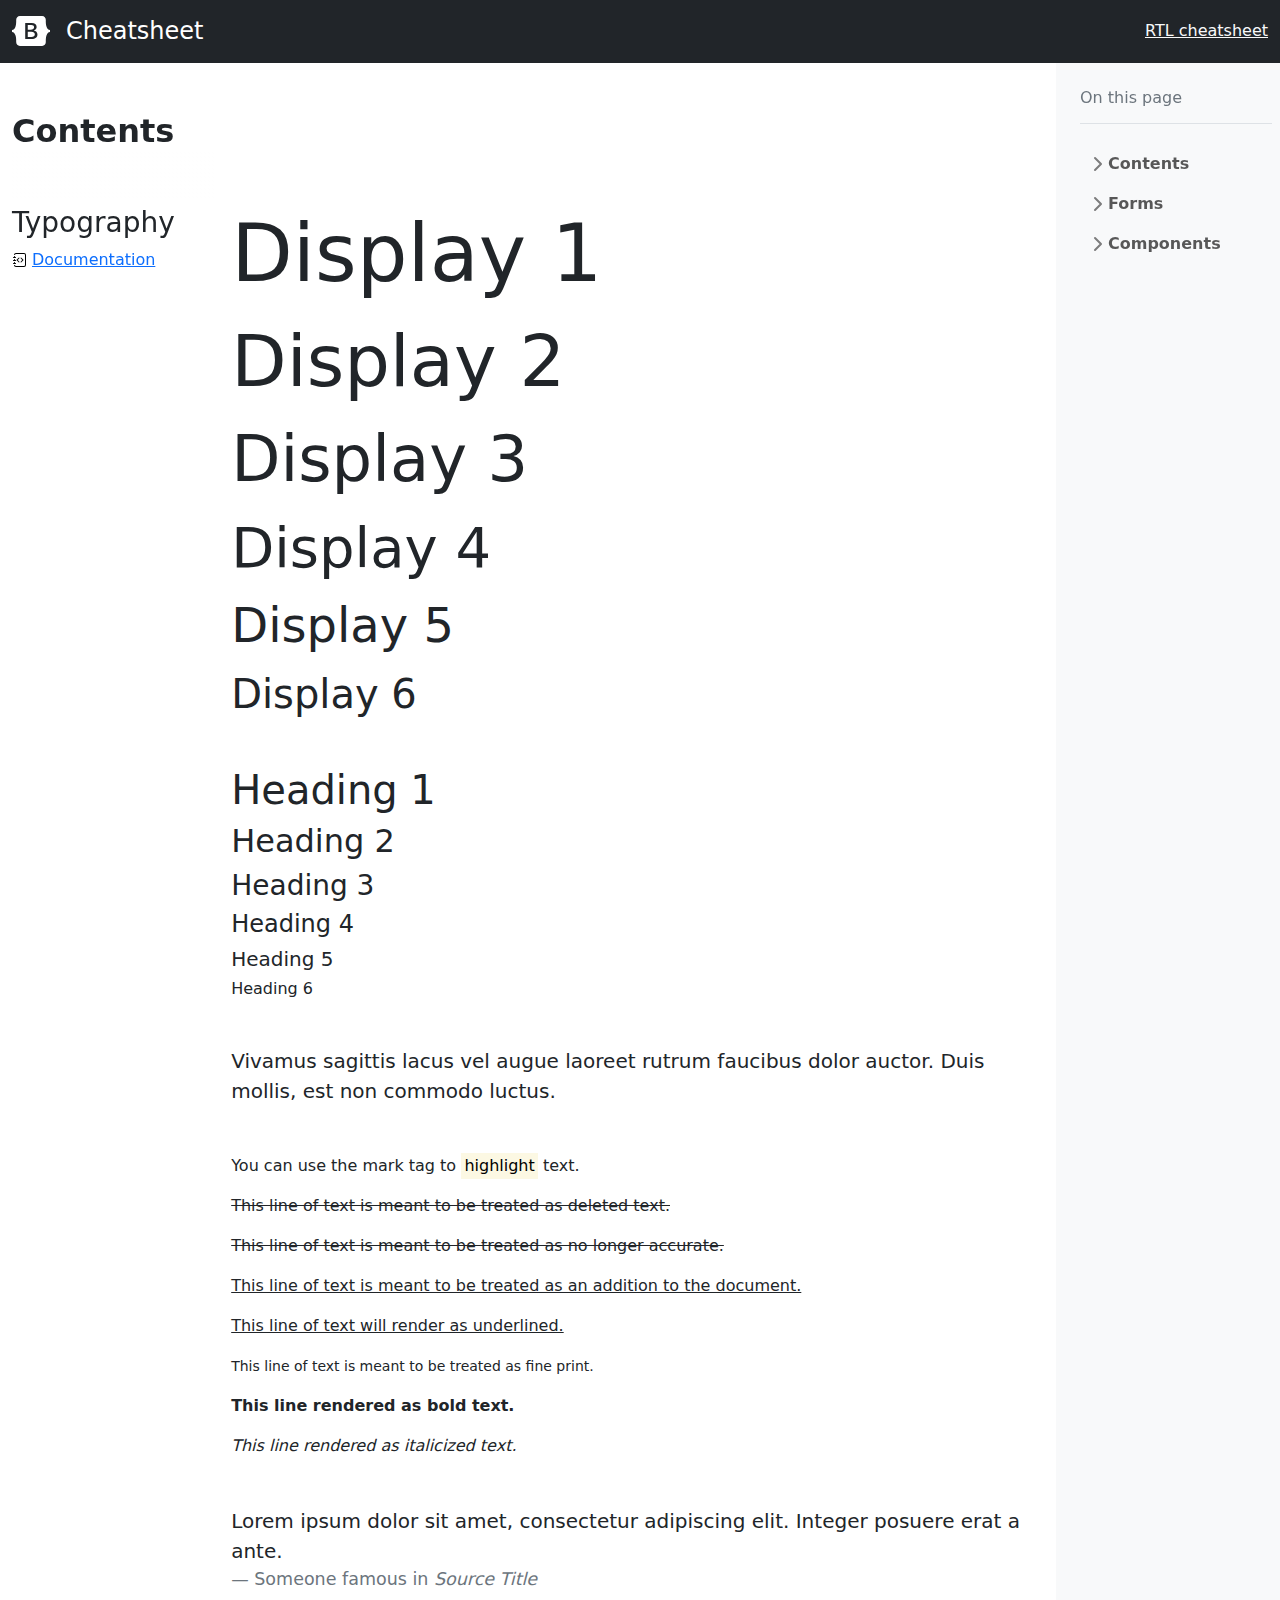
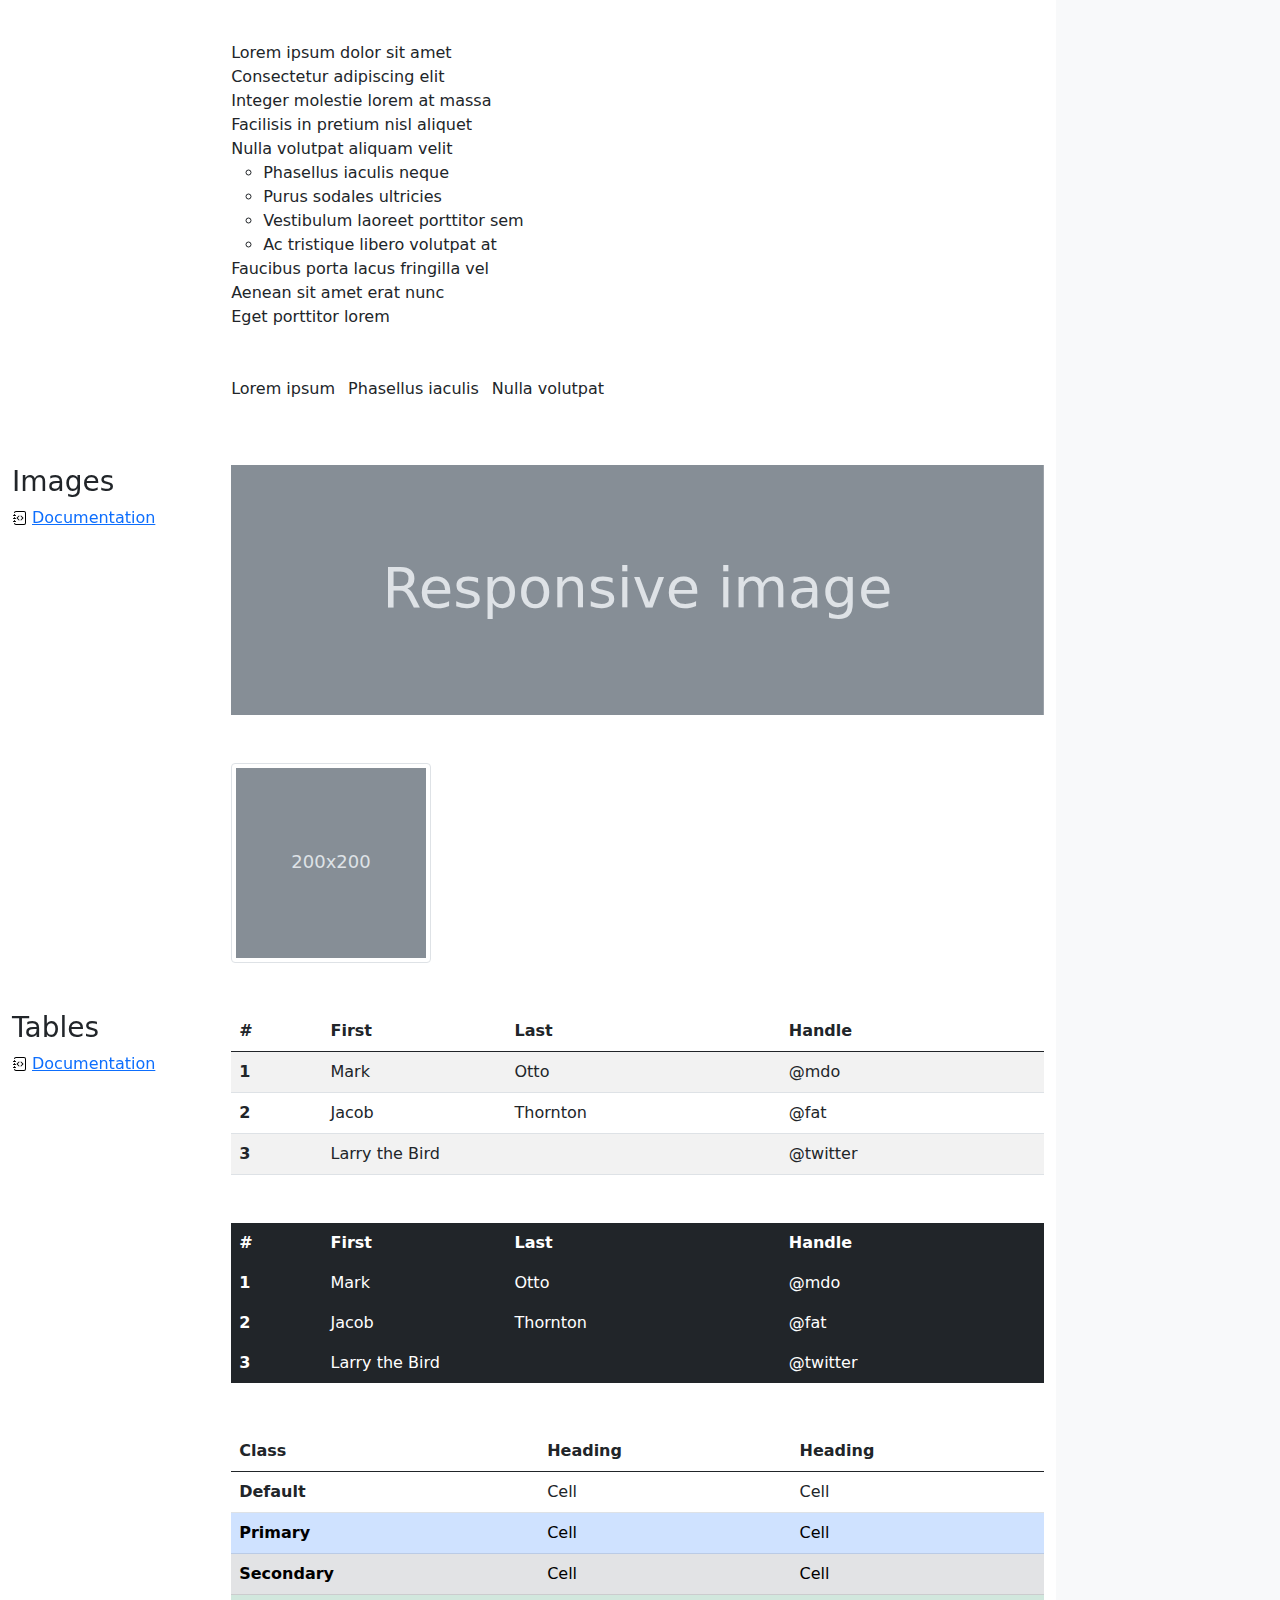
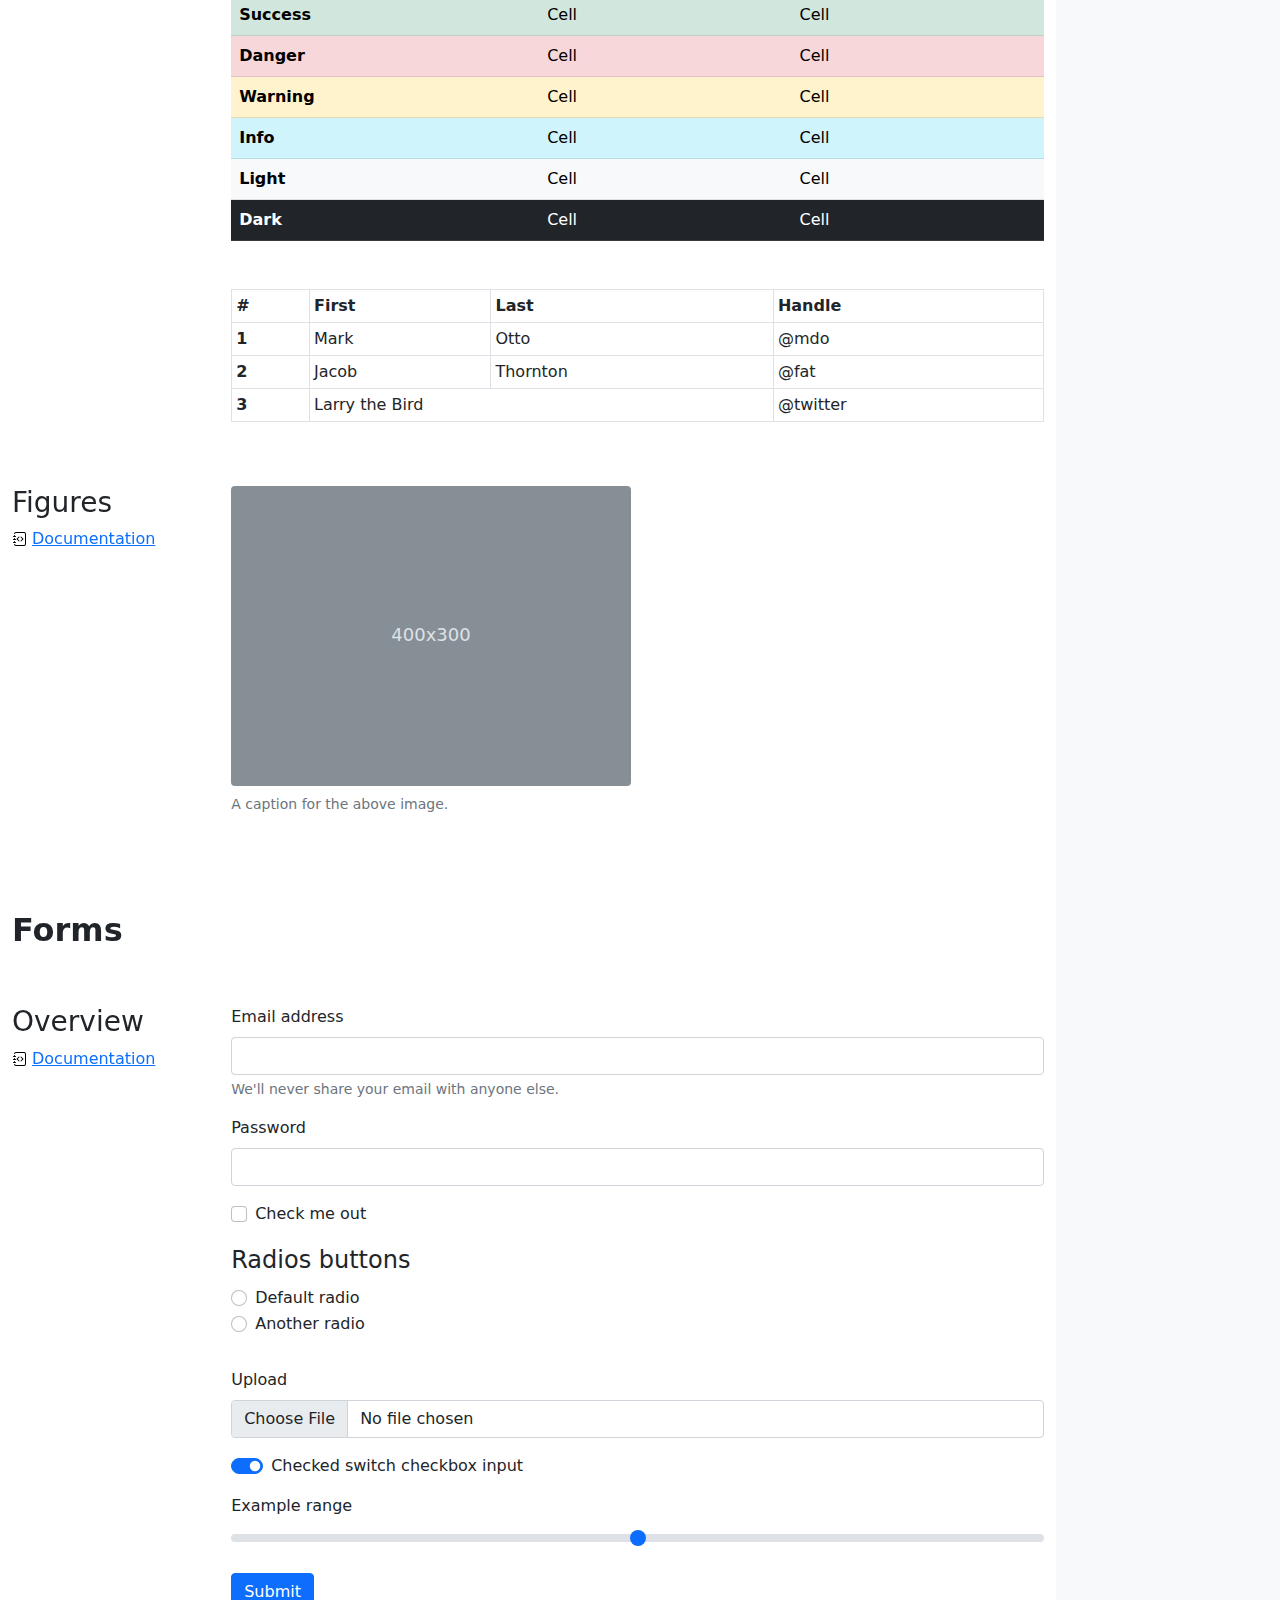
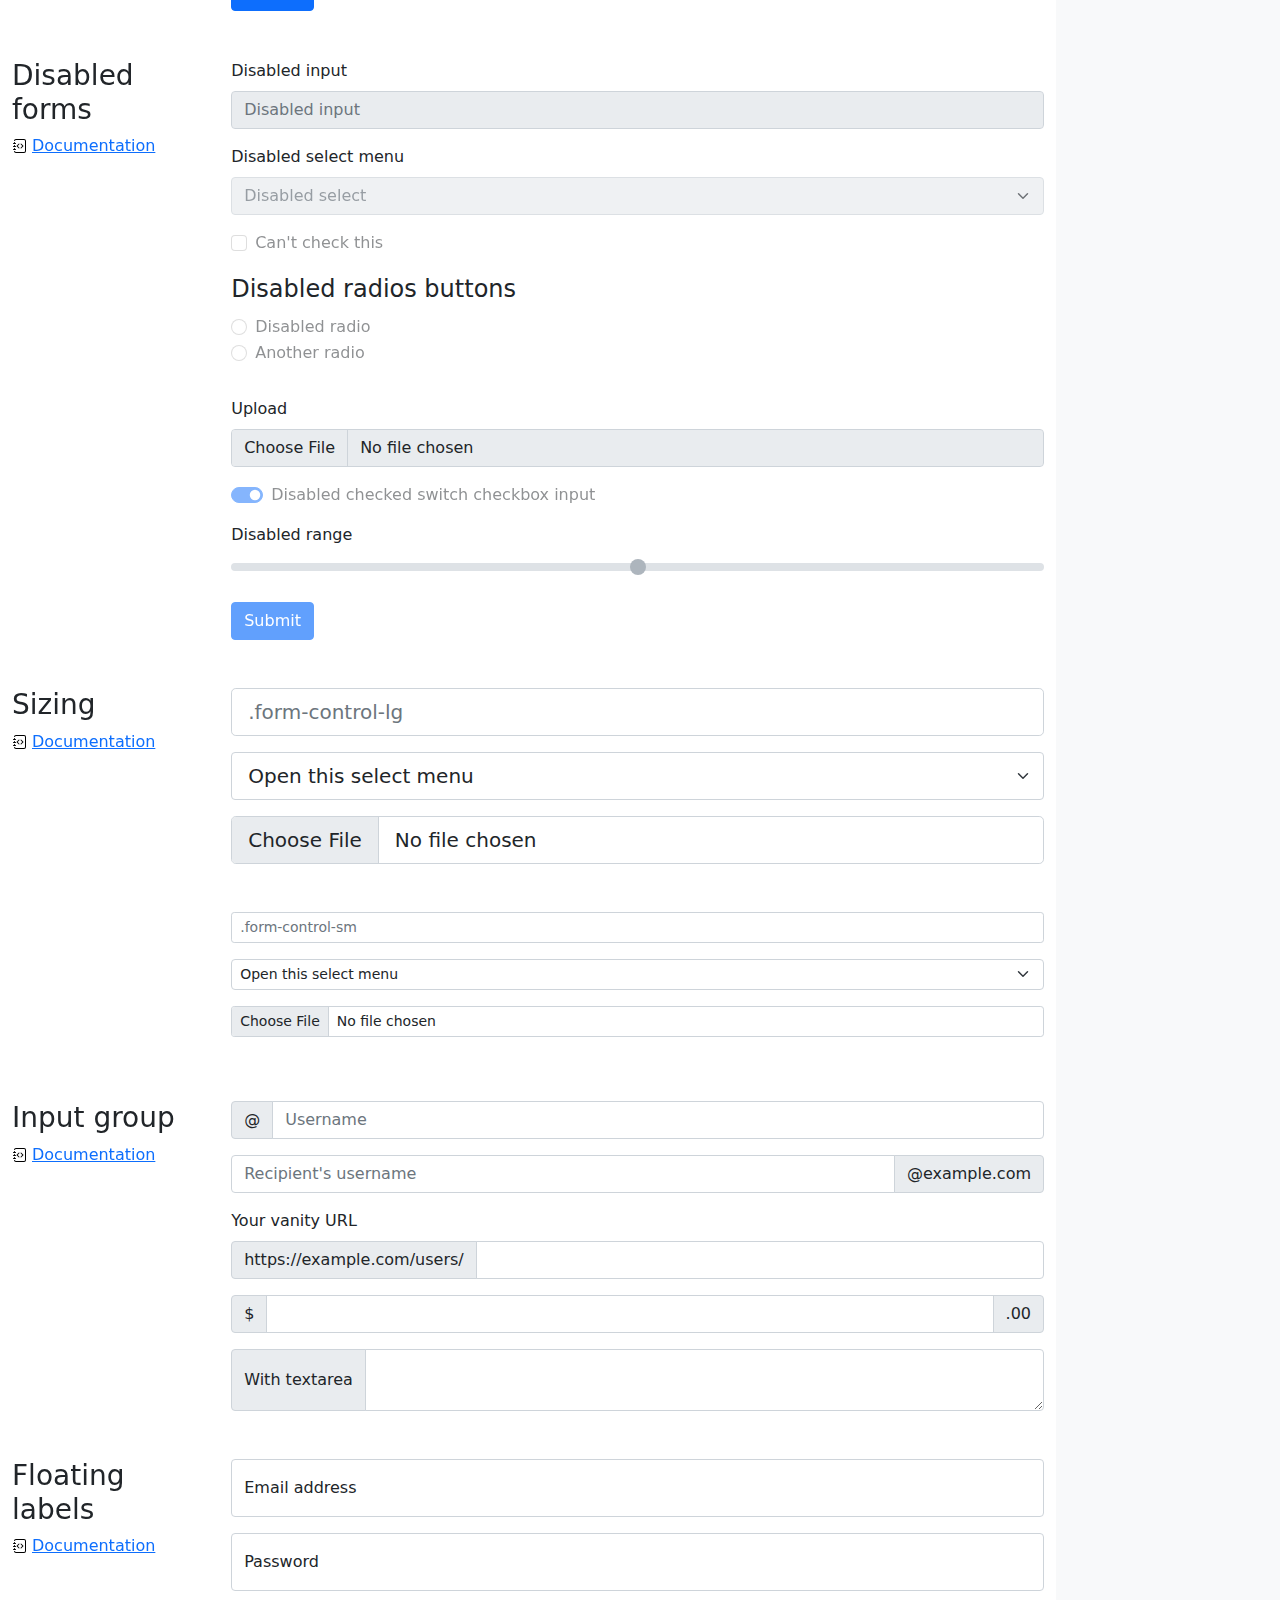
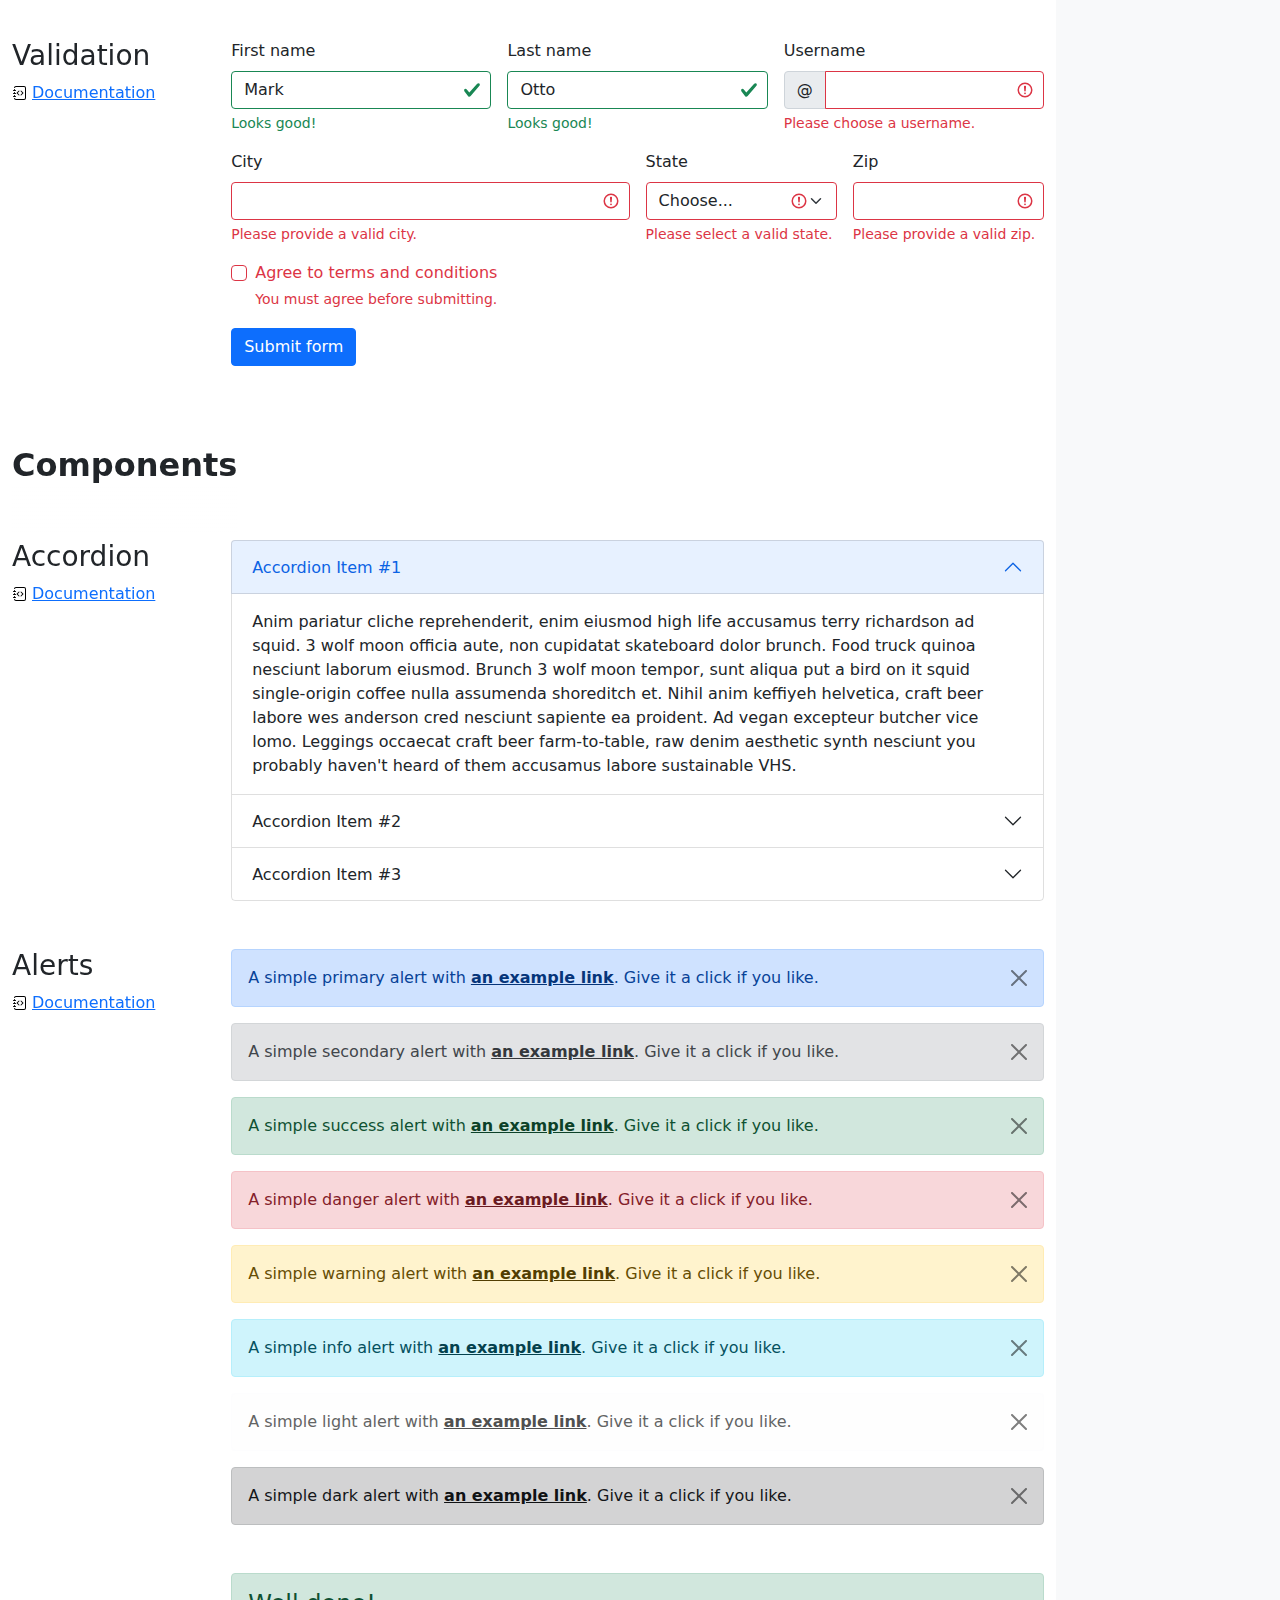
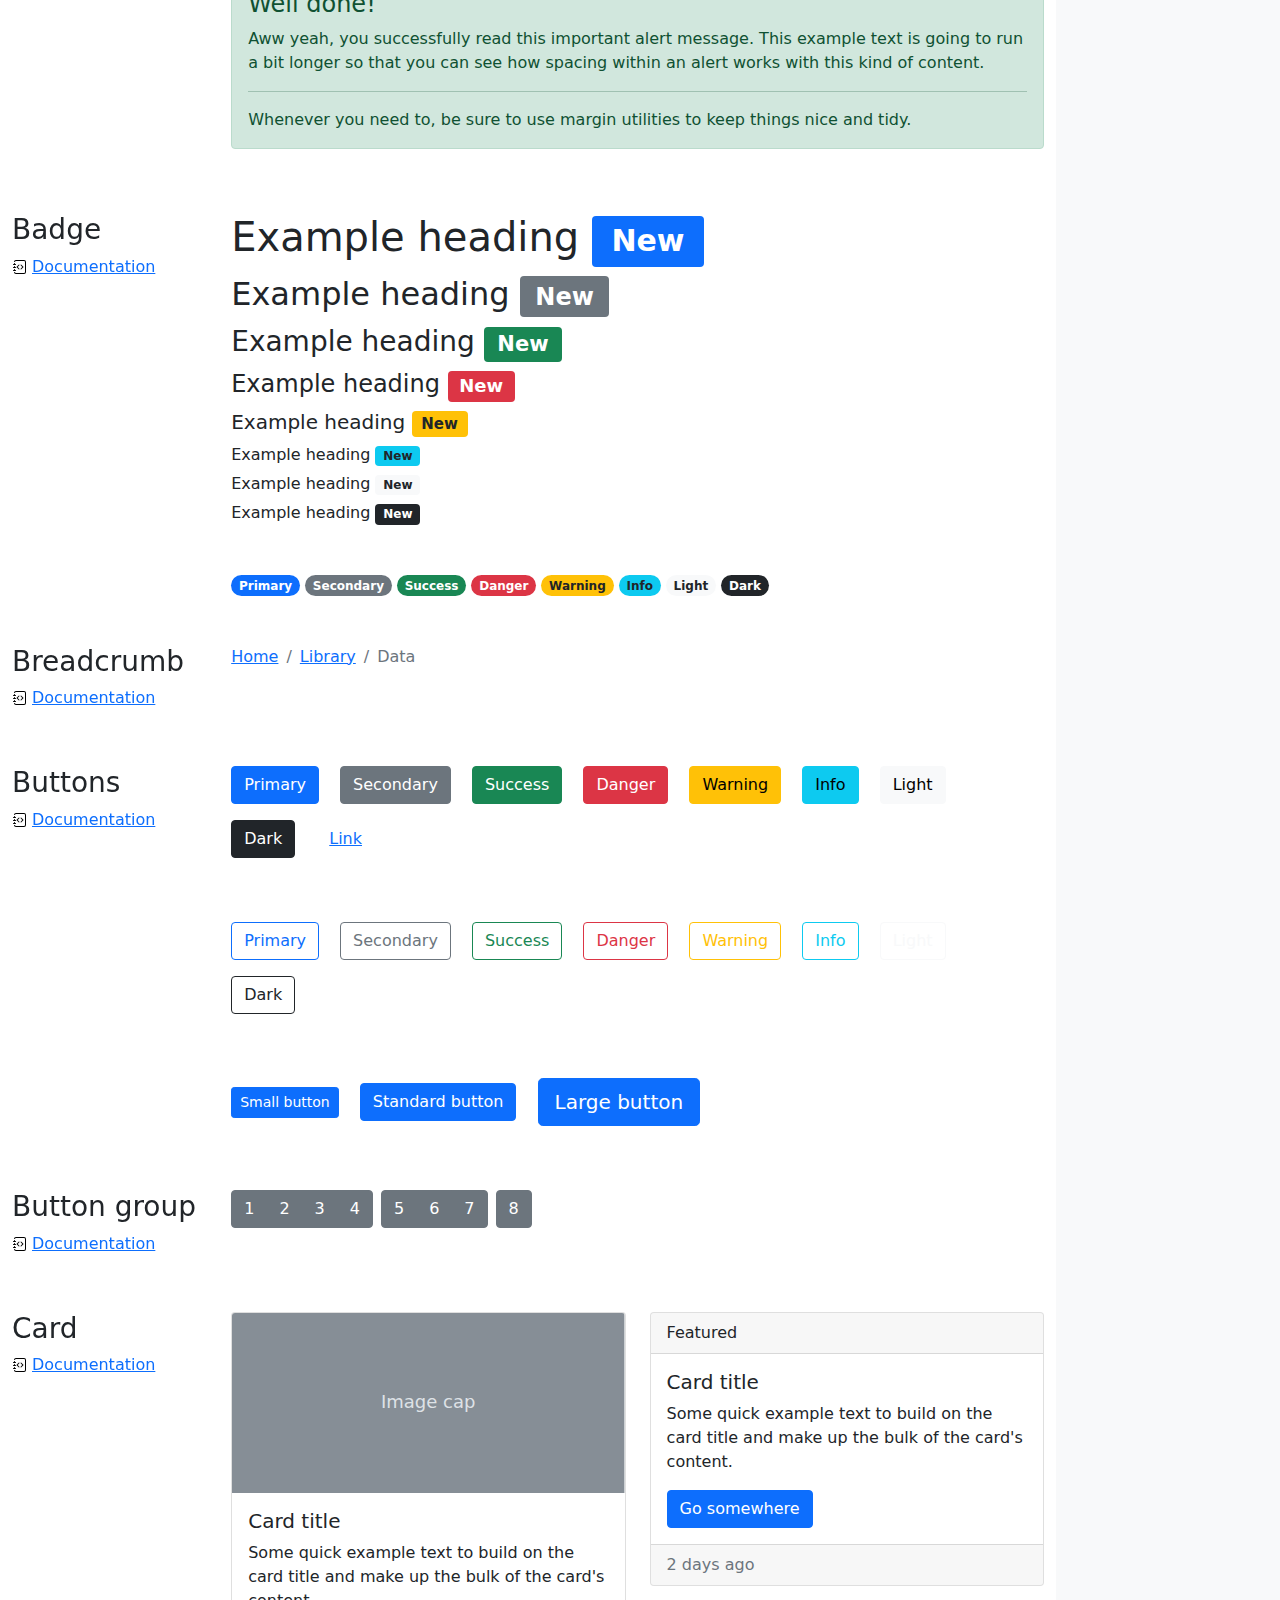
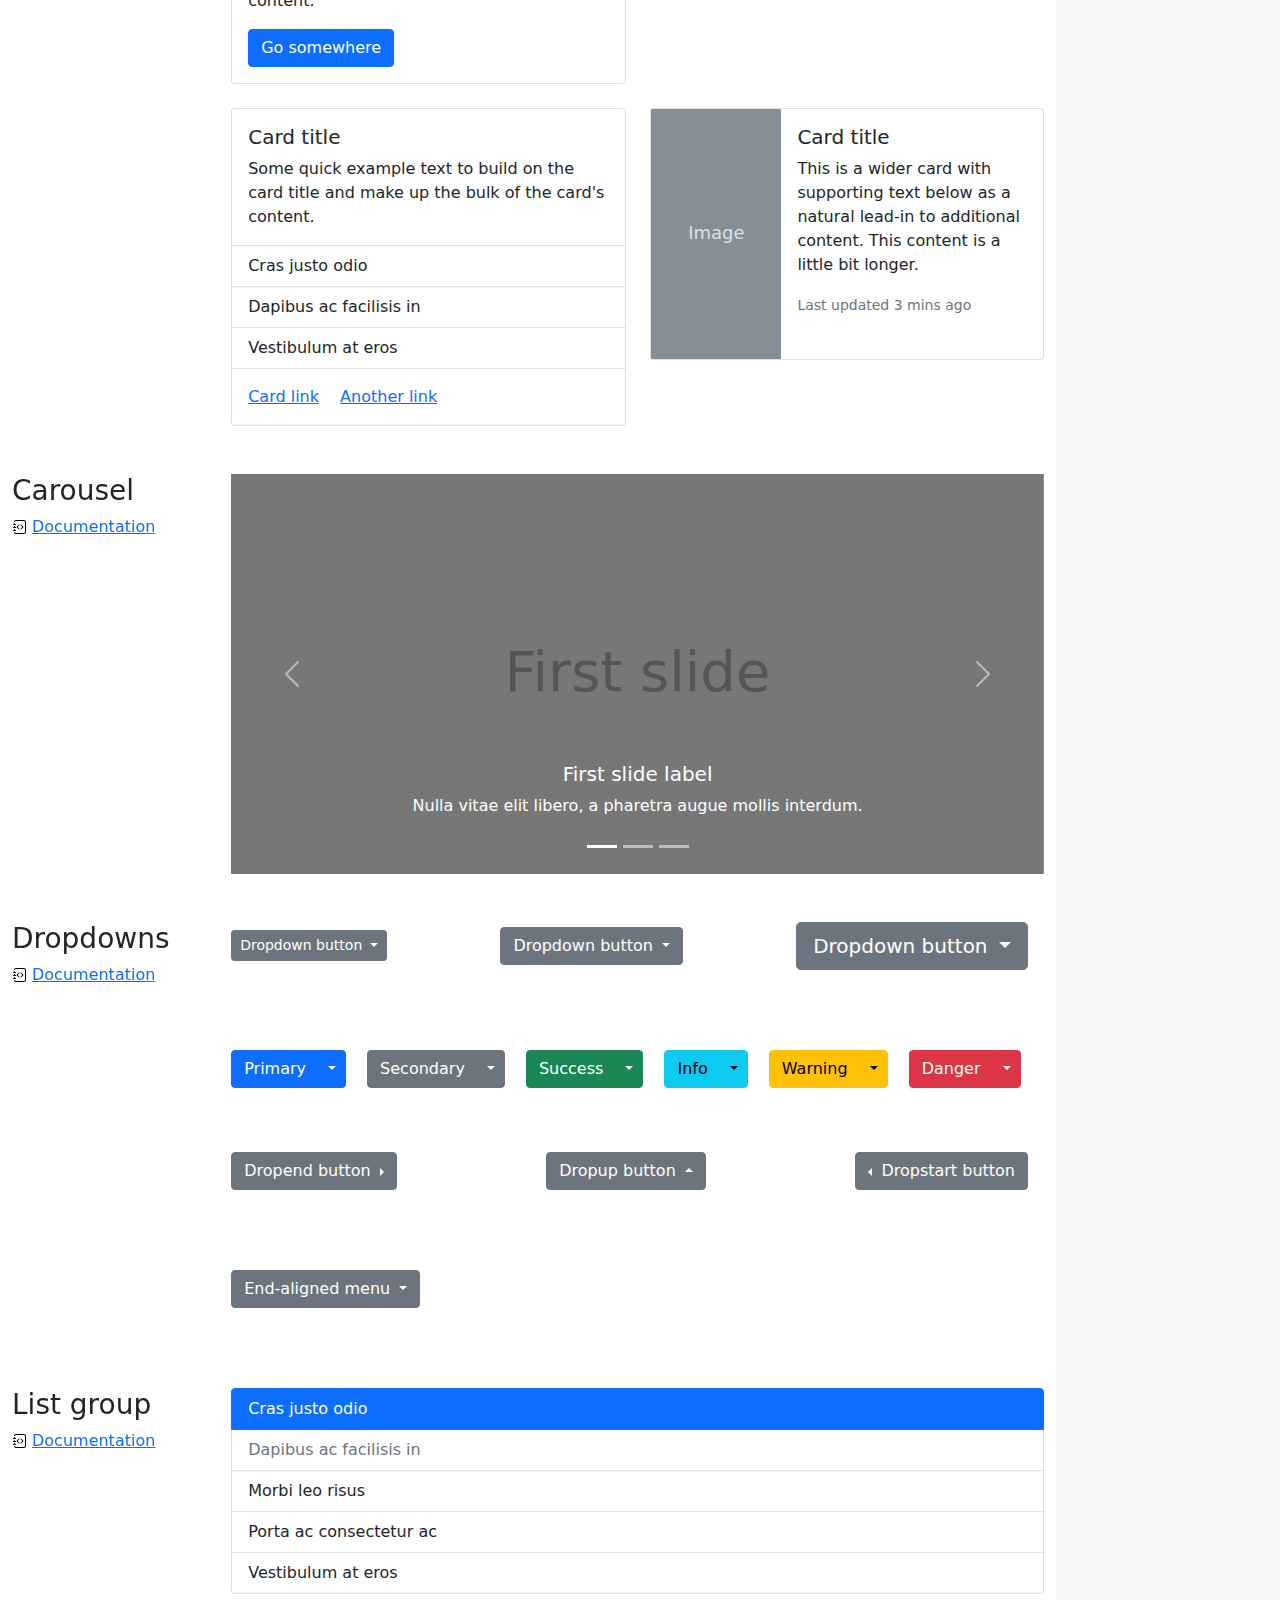
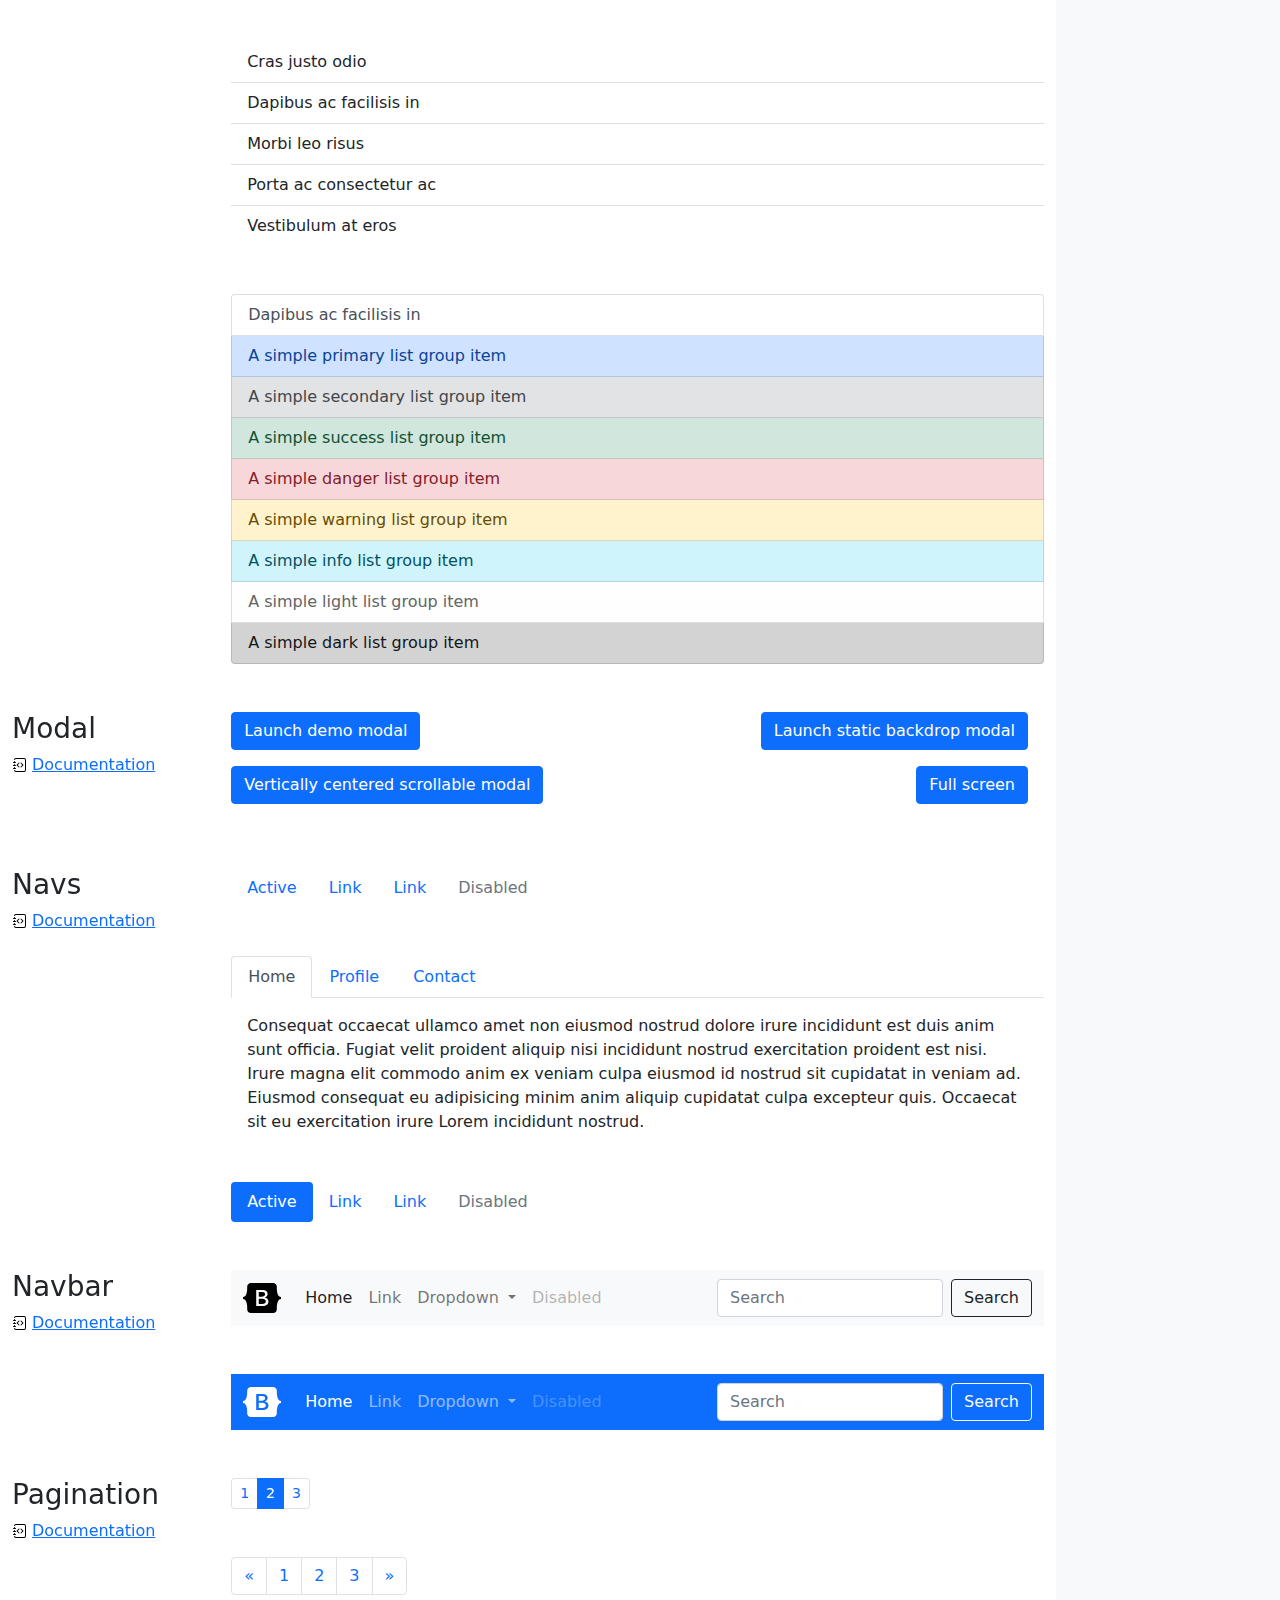
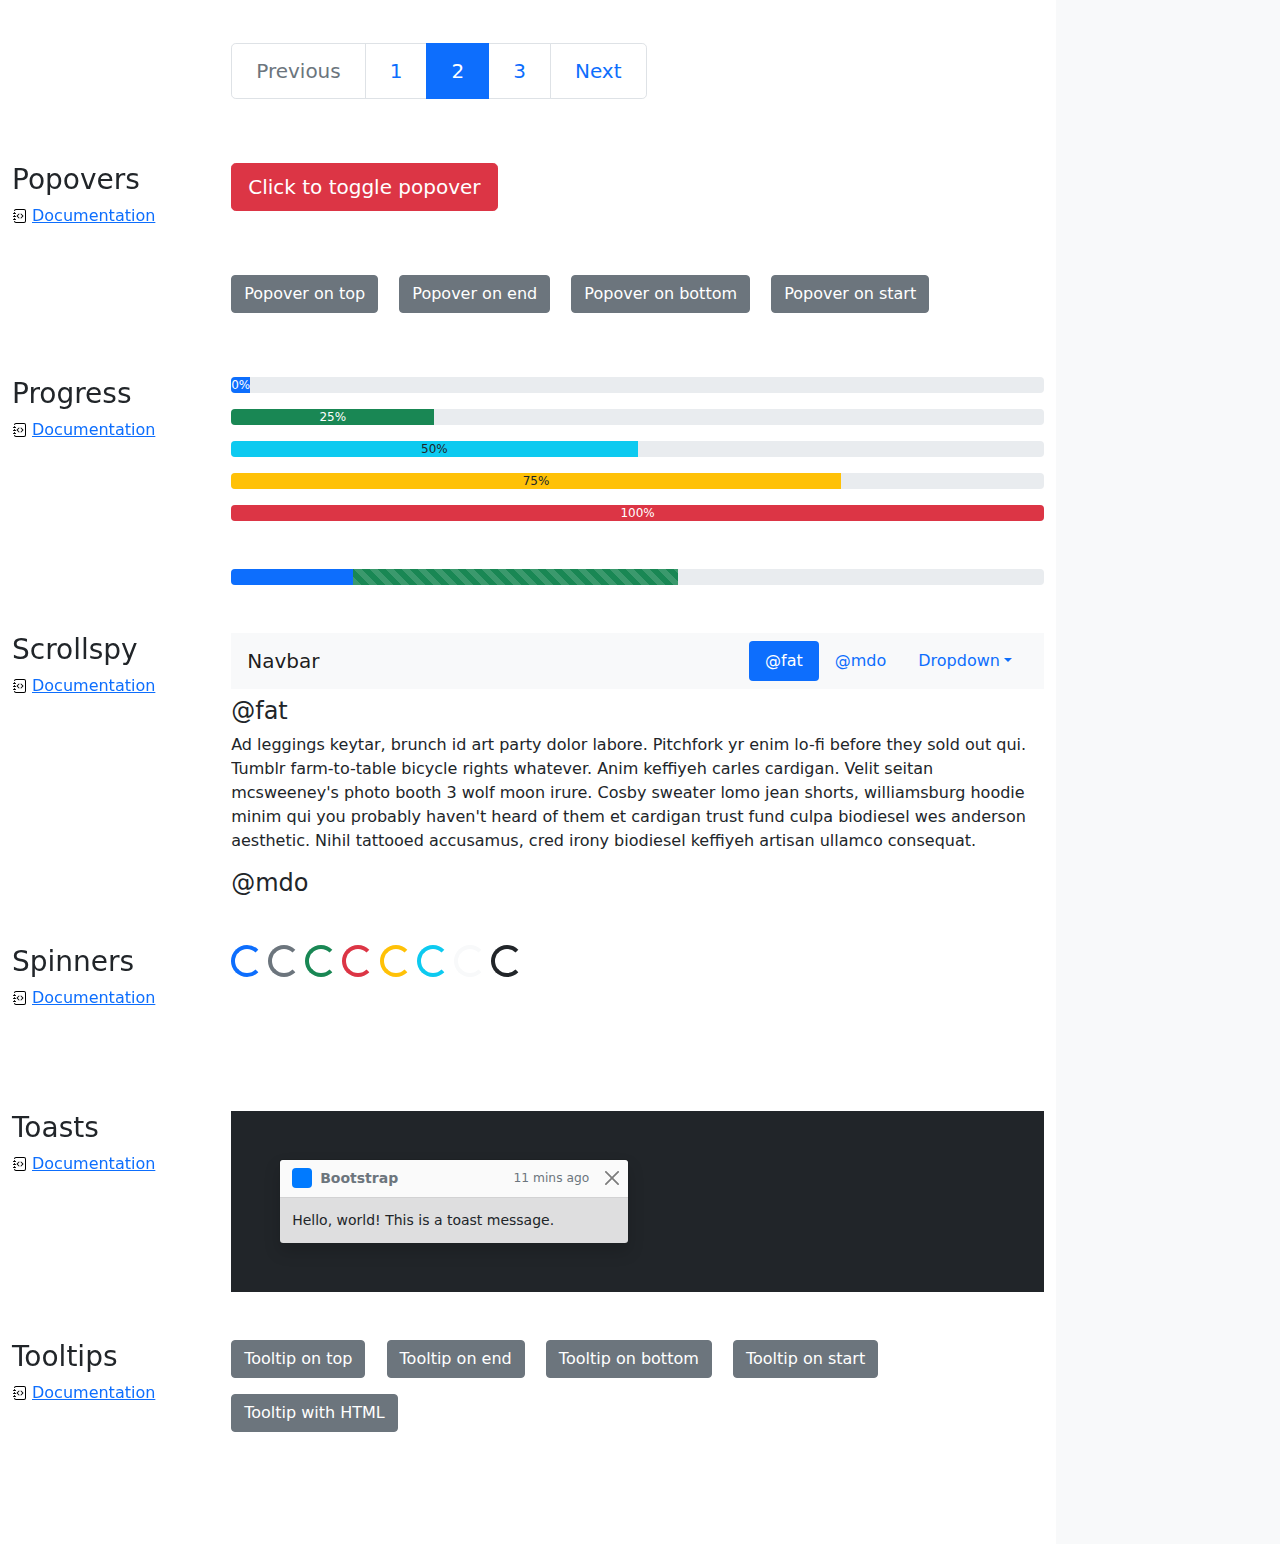
<file: bootstrap-5.0.0-beta1-examples/cheatsheet/index.html>
<!doctype html>
<html lang="en">
  <head>
    <meta charset="utf-8">
    <meta name="viewport" content="width=device-width, initial-scale=1">
    <meta name="description" content="">
    <meta name="author" content="Mark Otto, Jacob Thornton, and Bootstrap contributors">
    <meta name="generator" content="Hugo 0.79.0">
    <title>Cheatsheet · Bootstrap v5.0</title>

    <link rel="canonical" href="https://getbootstrap.com/docs/5.0/examples/cheatsheet/">

    

    <!-- Bootstrap core CSS -->
<link href="../assets/dist/css/bootstrap.min.css" rel="stylesheet">

    <style>
      .bd-placeholder-img {
        font-size: 1.125rem;
        text-anchor: middle;
        -webkit-user-select: none;
        -moz-user-select: none;
        user-select: none;
      }

      @media (min-width: 768px) {
        .bd-placeholder-img-lg {
          font-size: 3.5rem;
        }
      }
    </style>

    
    <!-- Custom styles for this template -->
    <link href="cheatsheet.css" rel="stylesheet">
  </head>
  <body class="bg-light">
    
<header class="bd-header bg-dark py-3 d-flex align-items-stretch border-bottom border-dark">
  <div class="container-fluid d-flex align-items-center">
    <h1 class="d-flex align-items-center fs-4 text-white mb-0">
      <img src="../assets/brand/bootstrap-logo-white.svg" width="38" height="30" class="me-3" alt="Bootstrap">
      Cheatsheet
    </h1>
    <a href="../examples/cheatsheet-rtl/" class="ms-auto link-light" hreflang="ar">RTL cheatsheet</a>
  </div>
</header>
<aside class="bd-aside sticky-xl-top text-muted align-self-start mb-3 mb-xl-5 px-2">
  <h2 class="h6 pt-4 pb-3 mb-4 border-bottom">On this page</h2>
  <nav class="small" id="toc">
    <ul class="list-unstyled">
      <li class="my-2">
        <button class="btn d-inline-flex align-items-center collapsed" data-bs-toggle="collapse" aria-expanded="false" data-bs-target="#contents-collapse" aria-controls="contents-collapse">Contents</button>
        <ul class="list-unstyled ps-3 collapse" id="contents-collapse">
          <li><a class="d-inline-flex align-items-center rounded" href="#typography">Typography</a></li>
          <li><a class="d-inline-flex align-items-center rounded" href="#images">Images</a></li>
          <li><a class="d-inline-flex align-items-center rounded" href="#tables">Tables</a></li>
          <li><a class="d-inline-flex align-items-center rounded" href="#figures">Figures</a></li>
        </ul>
      </li>
      <li class="my-2">
        <button class="btn d-inline-flex align-items-center collapsed" data-bs-toggle="collapse" aria-expanded="false" data-bs-target="#forms-collapse" aria-controls="forms-collapse">Forms</button>
        <ul class="list-unstyled ps-3 collapse" id="forms-collapse">
          <li><a class="d-inline-flex align-items-center rounded" href="#overview">Overview</a></li>
          <li><a class="d-inline-flex align-items-center rounded" href="#disabled-forms">Disabled forms</a></li>
          <li><a class="d-inline-flex align-items-center rounded" href="#sizing">Sizing</a></li>
          <li><a class="d-inline-flex align-items-center rounded" href="#input-group">Input group</a></li>
          <li><a class="d-inline-flex align-items-center rounded" href="#floating-labels">Floating labels</a></li>
          <li><a class="d-inline-flex align-items-center rounded" href="#validation">Validation</a></li>
        </ul>
      </li>
      <li class="my-2">
        <button class="btn d-inline-flex align-items-center collapsed" data-bs-toggle="collapse" aria-expanded="false" data-bs-target="#components-collapse" aria-controls="components-collapse">Components</button>
        <ul class="list-unstyled ps-3 collapse" id="components-collapse">
          <li><a class="d-inline-flex align-items-center rounded" href="#accordion">Accordion</a></li>
          <li><a class="d-inline-flex align-items-center rounded" href="#alerts">Alerts</a></li>
          <li><a class="d-inline-flex align-items-center rounded" href="#badge">Badge</a></li>
          <li><a class="d-inline-flex align-items-center rounded" href="#breadcrumb">Breadcrumb</a></li>
          <li><a class="d-inline-flex align-items-center rounded" href="#buttons">Buttons</a></li>
          <li><a class="d-inline-flex align-items-center rounded" href="#button-group">Button group</a></li>
          <li><a class="d-inline-flex align-items-center rounded" href="#card">Card</a></li>
          <li><a class="d-inline-flex align-items-center rounded" href="#carousel">Carousel</a></li>
          <li><a class="d-inline-flex align-items-center rounded" href="#dropdowns">Dropdowns</a></li>
          <li><a class="d-inline-flex align-items-center rounded" href="#list-group">List group</a></li>
          <li><a class="d-inline-flex align-items-center rounded" href="#modal">Modal</a></li>
          <li><a class="d-inline-flex align-items-center rounded" href="#navs">Navs</a></li>
          <li><a class="d-inline-flex align-items-center rounded" href="#navbar">Navbar</a></li>
          <li><a class="d-inline-flex align-items-center rounded" href="#pagination">Pagination</a></li>
          <li><a class="d-inline-flex align-items-center rounded" href="#popovers">Popovers</a></li>
          <li><a class="d-inline-flex align-items-center rounded" href="#progress">Progress</a></li>
          <li><a class="d-inline-flex align-items-center rounded" href="#scrollspy">Scrollspy</a></li>
          <li><a class="d-inline-flex align-items-center rounded" href="#spinners">Spinners</a></li>
          <li><a class="d-inline-flex align-items-center rounded" href="#toasts">Toasts</a></li>
          <li><a class="d-inline-flex align-items-center rounded" href="#tooltips">Tooltips</a></li>
        </ul>
      </li>
    </ul>
  </nav>
</aside>
<div class="bd-cheatsheet container-fluid bg-white">
  <section id="content">
    <h2 class="sticky-xl-top fw-bold pt-3 pt-xl-5 pb-2 pb-xl-3">Contents</h2>

    <article class="my-3" id="typography">
      <div class="bd-heading sticky-xl-top align-self-start mt-5 mb-3 mt-xl-0 mb-xl-2">
        <h3>Typography</h3>
        <a class="d-flex align-items-center" href="../content/typography/">Documentation</a>
      </div>

      <div>
        <div class="bd-example">
        <p class="display-1">Display 1</p>
        <p class="display-2">Display 2</p>
        <p class="display-3 ">Display 3</p>
        <p class="display-4">Display 4</p>
        <p class="display-5">Display 5</p>
        <p class="display-6">Display 6</p>
        </div>

        <div class="bd-example">
        <p class="h1">Heading 1</p>
        <p class="h2">Heading 2</p>
        <p class="h3">Heading 3</p>
        <p class="h4">Heading 4</p>
        <p class="h5">Heading 5</p>
        <p class="h6">Heading 6</p>
        </div>

        <div class="bd-example">
        <p class="lead">
          Vivamus sagittis lacus vel augue laoreet rutrum faucibus dolor auctor. Duis mollis, est non commodo luctus.
        </p>
        </div>

        <div class="bd-example">
        <p>You can use the mark tag to <mark>highlight</mark> text.</p>
        <p><del>This line of text is meant to be treated as deleted text.</del></p>
        <p><s>This line of text is meant to be treated as no longer accurate.</s></p>
        <p><ins>This line of text is meant to be treated as an addition to the document.</ins></p>
        <p><u>This line of text will render as underlined.</u></p>
        <p><small>This line of text is meant to be treated as fine print.</small></p>
        <p><strong>This line rendered as bold text.</strong></p>
        <p><em>This line rendered as italicized text.</em></p>
        </div>

        <div class="bd-example">
        <blockquote class="blockquote">
          <p>Lorem ipsum dolor sit amet, consectetur adipiscing elit. Integer posuere erat a ante.</p>
          <footer class="blockquote-footer">Someone famous in <cite title="Source Title">Source Title</cite></footer>
        </blockquote>
        </div>

        <div class="bd-example">
        <ul class="list-unstyled">
          <li>Lorem ipsum dolor sit amet</li>
          <li>Consectetur adipiscing elit</li>
          <li>Integer molestie lorem at massa</li>
          <li>Facilisis in pretium nisl aliquet</li>
          <li>Nulla volutpat aliquam velit
            <ul>
              <li>Phasellus iaculis neque</li>
              <li>Purus sodales ultricies</li>
              <li>Vestibulum laoreet porttitor sem</li>
              <li>Ac tristique libero volutpat at</li>
            </ul>
          </li>
          <li>Faucibus porta lacus fringilla vel</li>
          <li>Aenean sit amet erat nunc</li>
          <li>Eget porttitor lorem</li>
        </ul>
        </div>

        <div class="bd-example">
        <ul class="list-inline">
          <li class="list-inline-item">Lorem ipsum</li>
          <li class="list-inline-item">Phasellus iaculis</li>
          <li class="list-inline-item">Nulla volutpat</li>
        </ul>
        </div>
      </div>
    </article>
    <article class="my-3" id="images">
      <div class="bd-heading sticky-xl-top align-self-start mt-5 mb-3 mt-xl-0 mb-xl-2">
        <h3>Images</h3>
        <a class="d-flex align-items-center" href="../content/images/">Documentation</a>
      </div>

      <div>
        <div class="bd-example">
        <svg class="bd-placeholder-img bd-placeholder-img-lg img-fluid" width="100%" height="250" xmlns="http://www.w3.org/2000/svg" role="img" aria-label="Placeholder: Responsive image" preserveAspectRatio="xMidYMid slice" focusable="false"><title>Placeholder</title><rect width="100%" height="100%" fill="#868e96"/><text x="50%" y="50%" fill="#dee2e6" dy=".3em">Responsive image</text></svg>

        </div>

        <div class="bd-example">
        <svg class="bd-placeholder-img img-thumbnail" width="200" height="200" xmlns="http://www.w3.org/2000/svg" role="img" aria-label="A generic square placeholder image with a white border around it, making it resemble a photograph taken with an old instant camera: 200x200" preserveAspectRatio="xMidYMid slice" focusable="false"><title>A generic square placeholder image with a white border around it, making it resemble a photograph taken with an old instant camera</title><rect width="100%" height="100%" fill="#868e96"/><text x="50%" y="50%" fill="#dee2e6" dy=".3em">200x200</text></svg>

        </div>
      </div>
    </article>
    <article class="my-3" id="tables">
      <div class="bd-heading sticky-xl-top align-self-start mt-5 mb-3 mt-xl-0 mb-xl-2">
        <h3>Tables</h3>
        <a class="d-flex align-items-center" href="../content/tables/">Documentation</a>
      </div>

      <div>
        <div class="bd-example">
        <table class="table table-striped">
          <thead>
          <tr>
            <th scope="col">#</th>
            <th scope="col">First</th>
            <th scope="col">Last</th>
            <th scope="col">Handle</th>
          </tr>
          </thead>
          <tbody>
          <tr>
            <th scope="row">1</th>
            <td>Mark</td>
            <td>Otto</td>
            <td>@mdo</td>
          </tr>
          <tr>
            <th scope="row">2</th>
            <td>Jacob</td>
            <td>Thornton</td>
            <td>@fat</td>
          </tr>
          <tr>
            <th scope="row">3</th>
            <td colspan="2">Larry the Bird</td>
            <td>@twitter</td>
          </tr>
          </tbody>
        </table>
        </div>

        <div class="bd-example">
        <table class="table table-dark table-borderless">
          <thead>
          <tr>
            <th scope="col">#</th>
            <th scope="col">First</th>
            <th scope="col">Last</th>
            <th scope="col">Handle</th>
          </tr>
          </thead>
          <tbody>
          <tr>
            <th scope="row">1</th>
            <td>Mark</td>
            <td>Otto</td>
            <td>@mdo</td>
          </tr>
          <tr>
            <th scope="row">2</th>
            <td>Jacob</td>
            <td>Thornton</td>
            <td>@fat</td>
          </tr>
          <tr>
            <th scope="row">3</th>
            <td colspan="2">Larry the Bird</td>
            <td>@twitter</td>
          </tr>
          </tbody>
        </table>
        </div>

        <div class="bd-example">
        <table class="table table-hover">
          <thead>
          <tr>
            <th scope="col">Class</th>
            <th scope="col">Heading</th>
            <th scope="col">Heading</th>
          </tr>
          </thead>
          <tbody>
          <tr>
            <th scope="row">Default</th>
            <td>Cell</td>
            <td>Cell</td>
          </tr>
          
          <tr class="table-primary">
            <th scope="row">Primary</th>
            <td>Cell</td>
            <td>Cell</td>
          </tr>
          <tr class="table-secondary">
            <th scope="row">Secondary</th>
            <td>Cell</td>
            <td>Cell</td>
          </tr>
          <tr class="table-success">
            <th scope="row">Success</th>
            <td>Cell</td>
            <td>Cell</td>
          </tr>
          <tr class="table-danger">
            <th scope="row">Danger</th>
            <td>Cell</td>
            <td>Cell</td>
          </tr>
          <tr class="table-warning">
            <th scope="row">Warning</th>
            <td>Cell</td>
            <td>Cell</td>
          </tr>
          <tr class="table-info">
            <th scope="row">Info</th>
            <td>Cell</td>
            <td>Cell</td>
          </tr>
          <tr class="table-light">
            <th scope="row">Light</th>
            <td>Cell</td>
            <td>Cell</td>
          </tr>
          <tr class="table-dark">
            <th scope="row">Dark</th>
            <td>Cell</td>
            <td>Cell</td>
          </tr>
          </tbody>
        </table>
        </div>

        <div class="bd-example">
        <table class="table table-sm table-bordered">
          <thead>
          <tr>
            <th scope="col">#</th>
            <th scope="col">First</th>
            <th scope="col">Last</th>
            <th scope="col">Handle</th>
          </tr>
          </thead>
          <tbody>
          <tr>
            <th scope="row">1</th>
            <td>Mark</td>
            <td>Otto</td>
            <td>@mdo</td>
          </tr>
          <tr>
            <th scope="row">2</th>
            <td>Jacob</td>
            <td>Thornton</td>
            <td>@fat</td>
          </tr>
          <tr>
            <th scope="row">3</th>
            <td colspan="2">Larry the Bird</td>
            <td>@twitter</td>
          </tr>
          </tbody>
        </table>
        </div>
      </div>
    </article>
    <article class="my-3" id="figures">
      <div class="bd-heading sticky-xl-top align-self-start mt-5 mb-3 mt-xl-0 mb-xl-2">
        <h3>Figures</h3>
        <a class="d-flex align-items-center" href="../content/figures/">Documentation</a>
      </div>

      <div>
        <div class="bd-example">
        <figure class="figure">
          <svg class="bd-placeholder-img figure-img img-fluid rounded" width="400" height="300" xmlns="http://www.w3.org/2000/svg" role="img" aria-label="Placeholder: 400x300" preserveAspectRatio="xMidYMid slice" focusable="false"><title>Placeholder</title><rect width="100%" height="100%" fill="#868e96"/><text x="50%" y="50%" fill="#dee2e6" dy=".3em">400x300</text></svg>

          <figcaption class="figure-caption">A caption for the above image.</figcaption>
        </figure>
        </div>
      </div>
    </article>
  </section>

  <section id="forms">
    <h2 class="sticky-xl-top fw-bold pt-3 pt-xl-5 pb-2 pb-xl-3">Forms</h2>

    <article class="my-3" id="overview">
      <div class="bd-heading sticky-xl-top align-self-start mt-5 mb-3 mt-xl-0 mb-xl-2">
        <h3>Overview</h3>
        <a class="d-flex align-items-center" href="../forms/overview/">Documentation</a>
      </div>

      <div>
        <div class="bd-example">
        <form>
          <div class="mb-3">
            <label for="exampleInputEmail1" class="form-label">Email address</label>
            <input type="email" class="form-control" id="exampleInputEmail1" aria-describedby="emailHelp">
            <div id="emailHelp" class="form-text">We'll never share your email with anyone else.</div>
          </div>
          <div class="mb-3">
            <label for="exampleInputPassword1" class="form-label">Password</label>
            <input type="password" class="form-control" id="exampleInputPassword1">
          </div>
          <div class="mb-3 form-check">
            <input type="checkbox" class="form-check-input" id="exampleCheck1">
            <label class="form-check-label" for="exampleCheck1">Check me out</label>
          </div>
          <fieldset class="mb-3">
            <legend>Radios buttons</legend>
            <div class="form-check">
              <input type="radio" name="radios" class="form-check-input" id="exampleRadio1">
              <label class="form-check-label" for="exampleRadio1">Default radio</label>
            </div>
            <div class="mb-3 form-check">
              <input type="radio" name="radios" class="form-check-input" id="exampleRadio2">
              <label class="form-check-label" for="exampleRadio2">Another radio</label>
            </div>
          </fieldset>
          <div class="mb-3">
            <label class="form-label" for="customFile">Upload</label>
            <input type="file" class="form-control" id="customFile">
          </div>
          <div class="mb-3 form-check form-switch">
            <input class="form-check-input" type="checkbox" id="flexSwitchCheckChecked" checked>
            <label class="form-check-label" for="flexSwitchCheckChecked">Checked switch checkbox input</label>
          </div>
          <div class="mb-3">
            <label for="customRange3" class="form-label">Example range</label>
            <input type="range" class="form-range" min="0" max="5" step="0.5" id="customRange3">
          </div>
          <button type="submit" class="btn btn-primary">Submit</button>
        </form>
        </div>
      </div>
    </article>
    <article class="my-3" id="disabled-forms">
      <div class="bd-heading sticky-xl-top align-self-start mt-5 mb-3 mt-xl-0 mb-xl-2">
        <h3>Disabled forms</h3>
        <a class="d-flex align-items-center" href="../forms/overview/#disabled-forms">Documentation</a>
      </div>

      <div>
        <div class="bd-example">
        <form>
          <fieldset disabled aria-label="Disabled fieldset example">
            <div class="mb-3">
              <label for="disabledTextInput" class="form-label">Disabled input</label>
              <input type="text" id="disabledTextInput" class="form-control" placeholder="Disabled input">
            </div>
            <div class="mb-3">
              <label for="disabledSelect" class="form-label">Disabled select menu</label>
              <select id="disabledSelect" class="form-select">
                <option>Disabled select</option>
              </select>
            </div>
            <div class="mb-3">
              <div class="form-check">
                <input class="form-check-input" type="checkbox" id="disabledFieldsetCheck" disabled>
                <label class="form-check-label" for="disabledFieldsetCheck">
                  Can't check this
                </label>
              </div>
            </div>
            <fieldset class="mb-3">
              <legend>Disabled radios buttons</legend>
              <div class="form-check">
                <input type="radio" name="radios" class="form-check-input" id="disabledRadio1" disabled>
                <label class="form-check-label" for="disabledRadio1">Disabled radio</label>
              </div>
              <div class="mb-3 form-check">
                <input type="radio" name="radios" class="form-check-input" id="disabledRadio2" disabled>
                <label class="form-check-label" for="disabledRadio2">Another radio</label>
              </div>
            </fieldset>
            <div class="mb-3">
              <label class="form-label" for="disabledCustomFile">Upload</label>
              <input type="file" class="form-control" id="disabledCustomFile" disabled>
            </div>
            <div class="mb-3 form-check form-switch">
              <input class="form-check-input" type="checkbox" id="disabledSwitchCheckChecked" checked disabled>
              <label class="form-check-label" for="disabledSwitchCheckChecked">Disabled checked switch checkbox input</label>
            </div>
            <div class="mb-3">
              <label for="disabledRange" class="form-label">Disabled range</label>
              <input type="range" class="form-range" min="0" max="5" step="0.5" id="disabledRange">
            </div>
            <button type="submit" class="btn btn-primary">Submit</button>
          </fieldset>
        </form>
        </div>
      </div>
    </article>
    <article class="my-3" id="sizing">
      <div class="bd-heading sticky-xl-top align-self-start mt-5 mb-3 mt-xl-0 mb-xl-2">
        <h3>Sizing</h3>
        <a class="d-flex align-items-center" href="../forms/form-control/#sizing">Documentation</a>
      </div>

      <div>
        <div class="bd-example">
        <div class="mb-3">
          <input class="form-control form-control-lg" type="text" placeholder=".form-control-lg" aria-label=".form-control-lg example">
        </div>
        <div class="mb-3">
          <select class="form-select form-select-lg mb-3" aria-label=".form-select-lg example">
            <option selected>Open this select menu</option>
            <option value="1">One</option>
            <option value="2">Two</option>
            <option value="3">Three</option>
          </select>
        </div>
        <div class="mb-3">
          <input type="file" class="form-control form-control-lg" aria-label="Large file input example">
        </div>
        </div>

        <div class="bd-example">
        <div class="mb-3">
          <input class="form-control form-control-sm" type="text" placeholder=".form-control-sm" aria-label=".form-control-sm example">
        </div>
        <div class="mb-3">
          <select class="form-select form-select-sm" aria-label=".form-select-sm example">
            <option selected>Open this select menu</option>
            <option value="1">One</option>
            <option value="2">Two</option>
            <option value="3">Three</option>
          </select>
        </div>
        <div class="mb-3">
          <input type="file" class="form-control form-control-sm" aria-label="Small file input example">
        </div>
        </div>
      </div>
    </article>
    <article class="my-3" id="input-group">
      <div class="bd-heading sticky-xl-top align-self-start mt-5 mb-3 mt-xl-0 mb-xl-2">
        <h3>Input group</h3>
        <a class="d-flex align-items-center" href="../forms/input-group/">Documentation</a>
      </div>

      <div>
        <div class="bd-example">
        <div class="input-group mb-3">
          <span class="input-group-text" id="basic-addon1">@</span>
          <input type="text" class="form-control" placeholder="Username" aria-label="Username" aria-describedby="basic-addon1">
        </div>
        <div class="input-group mb-3">
          <input type="text" class="form-control" placeholder="Recipient's username" aria-label="Recipient's username" aria-describedby="basic-addon2">
          <span class="input-group-text" id="basic-addon2">@example.com</span>
        </div>
        <label for="basic-url" class="form-label">Your vanity URL</label>
        <div class="input-group mb-3">
          <span class="input-group-text" id="basic-addon3">https://example.com/users/</span>
          <input type="text" class="form-control" id="basic-url" aria-describedby="basic-addon3">
        </div>
        <div class="input-group mb-3">
          <span class="input-group-text">$</span>
          <input type="text" class="form-control" aria-label="Amount (to the nearest dollar)">
          <span class="input-group-text">.00</span>
        </div>
        <div class="input-group">
          <span class="input-group-text">With textarea</span>
          <textarea class="form-control" aria-label="With textarea"></textarea>
        </div>
        </div>
      </div>
    </article>
    <article class="my-3" id="floating-labels">
      <div class="bd-heading sticky-xl-top align-self-start mt-5 mb-3 mt-xl-0 mb-xl-2">
        <h3>Floating labels</h3>
        <a class="d-flex align-items-center" href="../forms/floating-labels/">Documentation</a>
      </div>

      <div>
        <div class="bd-example">
        <form>
          <div class="form-floating mb-3">
            <input type="email" class="form-control" id="floatingInput" placeholder="name@example.com">
            <label for="floatingInput">Email address</label>
          </div>
          <div class="form-floating">
            <input type="password" class="form-control" id="floatingPassword" placeholder="Password">
            <label for="floatingPassword">Password</label>
          </div>
        </form>
        </div>
      </div>
    </article>
    <article class="my-3" id="validation">
      <div class="bd-heading sticky-xl-top align-self-start mt-5 mb-3 mt-xl-0 mb-xl-2">
        <h3>Validation</h3>
        <a class="d-flex align-items-center" href="../forms/validation/">Documentation</a>
      </div>

      <div>
        <div class="bd-example">
        <form class="row g-3">
          <div class="col-md-4">
            <label for="validationServer01" class="form-label">First name</label>
            <input type="text" class="form-control is-valid" id="validationServer01" value="Mark" required>
            <div class="valid-feedback">
              Looks good!
            </div>
          </div>
          <div class="col-md-4">
            <label for="validationServer02" class="form-label">Last name</label>
            <input type="text" class="form-control is-valid" id="validationServer02" value="Otto" required>
            <div class="valid-feedback">
              Looks good!
            </div>
          </div>
          <div class="col-md-4">
            <label for="validationServerUsername" class="form-label">Username</label>
            <div class="input-group has-validation">
              <span class="input-group-text" id="inputGroupPrepend3">@</span>
              <input type="text" class="form-control is-invalid" id="validationServerUsername" aria-describedby="inputGroupPrepend3" required>
              <div class="invalid-feedback">
                Please choose a username.
              </div>
            </div>
          </div>
          <div class="col-md-6">
            <label for="validationServer03" class="form-label">City</label>
            <input type="text" class="form-control is-invalid" id="validationServer03" required>
            <div class="invalid-feedback">
              Please provide a valid city.
            </div>
          </div>
          <div class="col-md-3">
            <label for="validationServer04" class="form-label">State</label>
            <select class="form-select is-invalid" id="validationServer04" required>
              <option selected disabled value="">Choose...</option>
              <option>...</option>
            </select>
            <div class="invalid-feedback">
              Please select a valid state.
            </div>
          </div>
          <div class="col-md-3">
            <label for="validationServer05" class="form-label">Zip</label>
            <input type="text" class="form-control is-invalid" id="validationServer05" required>
            <div class="invalid-feedback">
              Please provide a valid zip.
            </div>
          </div>
          <div class="col-12">
            <div class="form-check">
              <input class="form-check-input is-invalid" type="checkbox" value="" id="invalidCheck3" required>
              <label class="form-check-label" for="invalidCheck3">
                Agree to terms and conditions
              </label>
              <div class="invalid-feedback">
                You must agree before submitting.
              </div>
            </div>
          </div>
          <div class="col-12">
            <button class="btn btn-primary" type="submit">Submit form</button>
          </div>
        </form>
        </div>
      </div>
    </article>
  </section>

  <section id="components">
    <h2 class="sticky-xl-top fw-bold pt-3 pt-xl-5 pb-2 pb-xl-3">Components</h2>

    <article class="my-3" id="accordion">
      <div class="bd-heading sticky-xl-top align-self-start mt-5 mb-3 mt-xl-0 mb-xl-2">
        <h3>Accordion</h3>
        <a class="d-flex align-items-center" href="../components/accordion/">Documentation</a>
      </div>

      <div>
        <div class="bd-example">
        <div class="accordion" id="accordionExample">
          <div class="accordion-item">
            <h4 class="accordion-header" id="headingOne">
              <button class="accordion-button" type="button" data-bs-toggle="collapse" data-bs-target="#collapseOne" aria-expanded="true" aria-controls="collapseOne">
                Accordion Item #1
              </button>
            </h4>
            <div id="collapseOne" class="accordion-collapse collapse show" aria-labelledby="headingOne" data-bs-parent="#accordionExample">
              <div class="accordion-body">
                Anim pariatur cliche reprehenderit, enim eiusmod high life accusamus terry richardson ad squid. 3 wolf moon officia aute, non cupidatat skateboard dolor brunch. Food truck quinoa nesciunt laborum eiusmod. Brunch 3 wolf moon tempor, sunt aliqua put a bird on it squid single-origin coffee nulla assumenda shoreditch et. Nihil anim keffiyeh helvetica, craft beer labore wes anderson cred nesciunt sapiente ea proident. Ad vegan excepteur butcher vice lomo. Leggings occaecat craft beer farm-to-table, raw denim aesthetic synth nesciunt you probably haven't heard of them accusamus labore sustainable VHS.
              </div>
            </div>
          </div>
          <div class="accordion-item">
            <h4 class="accordion-header" id="headingTwo">
              <button class="accordion-button collapsed" type="button" data-bs-toggle="collapse" data-bs-target="#collapseTwo" aria-expanded="false" aria-controls="collapseTwo">
                Accordion Item #2
              </button>
            </h4>
            <div id="collapseTwo" class="accordion-collapse collapse" aria-labelledby="headingTwo" data-bs-parent="#accordionExample">
              <div class="accordion-body">
                Anim pariatur cliche reprehenderit, enim eiusmod high life accusamus terry richardson ad squid. 3 wolf moon officia aute, non cupidatat skateboard dolor brunch. Food truck quinoa nesciunt laborum eiusmod. Brunch 3 wolf moon tempor, sunt aliqua put a bird on it squid single-origin coffee nulla assumenda shoreditch et. Nihil anim keffiyeh helvetica, craft beer labore wes anderson cred nesciunt sapiente ea proident. Ad vegan excepteur butcher vice lomo. Leggings occaecat craft beer farm-to-table, raw denim aesthetic synth nesciunt you probably haven't heard of them accusamus labore sustainable VHS.
              </div>
            </div>
          </div>
          <div class="accordion-item">
            <h4 class="accordion-header" id="headingThree">
              <button class="accordion-button collapsed" type="button" data-bs-toggle="collapse" data-bs-target="#collapseThree" aria-expanded="false" aria-controls="collapseThree">
                Accordion Item #3
              </button>
            </h4>
            <div id="collapseThree" class="accordion-collapse collapse" aria-labelledby="headingThree" data-bs-parent="#accordionExample">
              <div class="accordion-body">
                Anim pariatur cliche reprehenderit, enim eiusmod high life accusamus terry richardson ad squid. 3 wolf moon officia aute, non cupidatat skateboard dolor brunch. Food truck quinoa nesciunt laborum eiusmod. Brunch 3 wolf moon tempor, sunt aliqua put a bird on it squid single-origin coffee nulla assumenda shoreditch et. Nihil anim keffiyeh helvetica, craft beer labore wes anderson cred nesciunt sapiente ea proident. Ad vegan excepteur butcher vice lomo. Leggings occaecat craft beer farm-to-table, raw denim aesthetic synth nesciunt you probably haven't heard of them accusamus labore sustainable VHS.
              </div>
            </div>
          </div>
        </div>
        </div>
      </div>
    </article>
    <article class="my-3" id="alerts">
      <div class="bd-heading sticky-xl-top align-self-start mt-5 mb-3 mt-xl-0 mb-xl-2">
        <h3>Alerts</h3>
        <a class="d-flex align-items-center" href="../components/alerts/">Documentation</a>
      </div>

      <div>
        <div class="bd-example">
        
        <div class="alert alert-primary alert-dismissible fade show" role="alert">
          A simple primary alert with <a href="#" class="alert-link">an example link</a>. Give it a click if you like.
          <button type="button" class="btn-close" data-bs-dismiss="alert" aria-label="Close"></button>
        </div>
        <div class="alert alert-secondary alert-dismissible fade show" role="alert">
          A simple secondary alert with <a href="#" class="alert-link">an example link</a>. Give it a click if you like.
          <button type="button" class="btn-close" data-bs-dismiss="alert" aria-label="Close"></button>
        </div>
        <div class="alert alert-success alert-dismissible fade show" role="alert">
          A simple success alert with <a href="#" class="alert-link">an example link</a>. Give it a click if you like.
          <button type="button" class="btn-close" data-bs-dismiss="alert" aria-label="Close"></button>
        </div>
        <div class="alert alert-danger alert-dismissible fade show" role="alert">
          A simple danger alert with <a href="#" class="alert-link">an example link</a>. Give it a click if you like.
          <button type="button" class="btn-close" data-bs-dismiss="alert" aria-label="Close"></button>
        </div>
        <div class="alert alert-warning alert-dismissible fade show" role="alert">
          A simple warning alert with <a href="#" class="alert-link">an example link</a>. Give it a click if you like.
          <button type="button" class="btn-close" data-bs-dismiss="alert" aria-label="Close"></button>
        </div>
        <div class="alert alert-info alert-dismissible fade show" role="alert">
          A simple info alert with <a href="#" class="alert-link">an example link</a>. Give it a click if you like.
          <button type="button" class="btn-close" data-bs-dismiss="alert" aria-label="Close"></button>
        </div>
        <div class="alert alert-light alert-dismissible fade show" role="alert">
          A simple light alert with <a href="#" class="alert-link">an example link</a>. Give it a click if you like.
          <button type="button" class="btn-close" data-bs-dismiss="alert" aria-label="Close"></button>
        </div>
        <div class="alert alert-dark alert-dismissible fade show" role="alert">
          A simple dark alert with <a href="#" class="alert-link">an example link</a>. Give it a click if you like.
          <button type="button" class="btn-close" data-bs-dismiss="alert" aria-label="Close"></button>
        </div>
        </div>

        <div class="bd-example">
        <div class="alert alert-success" role="alert">
          <h4 class="alert-heading">Well done!</h4>
          <p>Aww yeah, you successfully read this important alert message. This example text is going to run a bit longer so that you can see how spacing within an alert works with this kind of content.</p>
          <hr>
          <p class="mb-0">Whenever you need to, be sure to use margin utilities to keep things nice and tidy.</p>
        </div>
        </div>
      </div>
    </article>
    <article class="my-3" id="badge">
      <div class="bd-heading sticky-xl-top align-self-start mt-5 mb-3 mt-xl-0 mb-xl-2">
        <h3>Badge</h3>
        <a class="d-flex align-items-center" href="../components/badge/">Documentation</a>
      </div>

      <div>
        <div class="bd-example">
        <p class="h1">Example heading <span class="badge bg-primary">New</span></p>
        <p class="h2">Example heading <span class="badge bg-secondary">New</span></p>
        <p class="h3">Example heading <span class="badge bg-success">New</span></p>
        <p class="h4">Example heading <span class="badge bg-danger">New</span></p>
        <p class="h5">Example heading <span class="badge bg-warning text-dark">New</span></p>
        <p class="h6">Example heading <span class="badge bg-info text-dark">New</span></p>
        <p class="h6">Example heading <span class="badge bg-light text-dark">New</span></p>
        <p class="h6">Example heading <span class="badge bg-dark">New</span></p>
        </div>

        <div class="bd-example">
        
        <span class="badge rounded-pill bg-primary">Primary</span>
        <span class="badge rounded-pill bg-secondary">Secondary</span>
        <span class="badge rounded-pill bg-success">Success</span>
        <span class="badge rounded-pill bg-danger">Danger</span>
        <span class="badge rounded-pill bg-warning text-dark">Warning</span>
        <span class="badge rounded-pill bg-info text-dark">Info</span>
        <span class="badge rounded-pill bg-light text-dark">Light</span>
        <span class="badge rounded-pill bg-dark">Dark</span>
        </div>
      </div>
    </article>
    <article class="my-3" id="breadcrumb">
      <div class="bd-heading sticky-xl-top align-self-start mt-5 mb-3 mt-xl-0 mb-xl-2">
        <h3>Breadcrumb</h3>
        <a class="d-flex align-items-center" href="../components/breadcrumb/">Documentation</a>
      </div>

      <div>
        <div class="bd-example">
        <nav aria-label="breadcrumb">
          <ol class="breadcrumb">
            <li class="breadcrumb-item"><a href="#">Home</a></li>
            <li class="breadcrumb-item"><a href="#">Library</a></li>
            <li class="breadcrumb-item active" aria-current="page">Data</li>
          </ol>
        </nav>
        </div>
      </div>
    </article>
    <article class="my-3" id="buttons">
      <div class="bd-heading sticky-xl-top align-self-start mt-5 mb-3 mt-xl-0 mb-xl-2">
        <h3>Buttons</h3>
        <a class="d-flex align-items-center" href="../components/buttons/">Documentation</a>
      </div>

      <div>
        <div class="bd-example">
        
        <button type="button" class="btn btn-primary">Primary</button>
        <button type="button" class="btn btn-secondary">Secondary</button>
        <button type="button" class="btn btn-success">Success</button>
        <button type="button" class="btn btn-danger">Danger</button>
        <button type="button" class="btn btn-warning">Warning</button>
        <button type="button" class="btn btn-info">Info</button>
        <button type="button" class="btn btn-light">Light</button>
        <button type="button" class="btn btn-dark">Dark</button>

        <button type="button" class="btn btn-link">Link</button>
        </div>

        <div class="bd-example">
        
        <button type="button" class="btn btn-outline-primary">Primary</button>
        <button type="button" class="btn btn-outline-secondary">Secondary</button>
        <button type="button" class="btn btn-outline-success">Success</button>
        <button type="button" class="btn btn-outline-danger">Danger</button>
        <button type="button" class="btn btn-outline-warning">Warning</button>
        <button type="button" class="btn btn-outline-info">Info</button>
        <button type="button" class="btn btn-outline-light">Light</button>
        <button type="button" class="btn btn-outline-dark">Dark</button>
        </div>

        <div class="bd-example">
        <button type="button" class="btn btn-primary btn-sm">Small button</button>
        <button type="button" class="btn btn-primary">Standard button</button>
        <button type="button" class="btn btn-primary btn-lg">Large button</button>
        </div>
      </div>
    </article>
    <article class="my-3" id="button-group">
      <div class="bd-heading sticky-xl-top align-self-start mt-5 mb-3 mt-xl-0 mb-xl-2">
        <h3>Button group</h3>
        <a class="d-flex align-items-center" href="../components/button-group/">Documentation</a>
      </div>

      <div>
        <div class="bd-example">
        <div class="btn-toolbar" role="toolbar" aria-label="Toolbar with button groups">
          <div class="btn-group me-2" role="group" aria-label="First group">
            <button type="button" class="btn btn-secondary">1</button>
            <button type="button" class="btn btn-secondary">2</button>
            <button type="button" class="btn btn-secondary">3</button>
            <button type="button" class="btn btn-secondary">4</button>
          </div>
          <div class="btn-group me-2" role="group" aria-label="Second group">
            <button type="button" class="btn btn-secondary">5</button>
            <button type="button" class="btn btn-secondary">6</button>
            <button type="button" class="btn btn-secondary">7</button>
          </div>
          <div class="btn-group" role="group" aria-label="Third group">
            <button type="button" class="btn btn-secondary">8</button>
          </div>
        </div>
        </div>
      </div>
    </article>
    <article class="my-3" id="card">
      <div class="bd-heading sticky-xl-top align-self-start mt-5 mb-3 mt-xl-0 mb-xl-2">
        <h3>Card</h3>
        <a class="d-flex align-items-center" href="../components/card/">Documentation</a>
      </div>

      <div>
        <div class="bd-example">
        <div class="row  row-cols-1 row-cols-md-2 g-4">
          <div class="col">
            <div class="card">
              <svg class="bd-placeholder-img card-img-top" width="100%" height="180" xmlns="http://www.w3.org/2000/svg" role="img" aria-label="Placeholder: Image cap" preserveAspectRatio="xMidYMid slice" focusable="false"><title>Placeholder</title><rect width="100%" height="100%" fill="#868e96"/><text x="50%" y="50%" fill="#dee2e6" dy=".3em">Image cap</text></svg>

              <div class="card-body">
                <h5 class="card-title">Card title</h5>
                <p class="card-text">Some quick example text to build on the card title and make up the bulk of the card's content.</p>
                <a href="#" class="btn btn-primary">Go somewhere</a>
              </div>
            </div>
          </div>
          <div class="col">
            <div class="card">
              <div class="card-header">
                Featured
              </div>
              <div class="card-body">
                <h5 class="card-title">Card title</h5>
                <p class="card-text">Some quick example text to build on the card title and make up the bulk of the card's content.</p>
                <a href="#" class="btn btn-primary">Go somewhere</a>
              </div>
              <div class="card-footer text-muted">
                2 days ago
              </div>
            </div>
          </div>
          <div class="col">
            <div class="card">
              <div class="card-body">
                <h5 class="card-title">Card title</h5>
                <p class="card-text">Some quick example text to build on the card title and make up the bulk of the card's content.</p>
              </div>
              <ul class="list-group list-group-flush">
                <li class="list-group-item">Cras justo odio</li>
                <li class="list-group-item">Dapibus ac facilisis in</li>
                <li class="list-group-item">Vestibulum at eros</li>
              </ul>
              <div class="card-body">
                <a href="#" class="card-link">Card link</a>
                <a href="#" class="card-link">Another link</a>
              </div>
            </div>
          </div>
          <div class="col">
            <div class="card">
              <div class="row g-0">
                <div class="col-md-4">
                  <svg class="bd-placeholder-img" width="100%" height="250" xmlns="http://www.w3.org/2000/svg" role="img" aria-label="Placeholder: Image" preserveAspectRatio="xMidYMid slice" focusable="false"><title>Placeholder</title><rect width="100%" height="100%" fill="#868e96"/><text x="50%" y="50%" fill="#dee2e6" dy=".3em">Image</text></svg>

                </div>
                <div class="col-md-8">
                  <div class="card-body">
                    <h5 class="card-title">Card title</h5>
                    <p class="card-text">This is a wider card with supporting text below as a natural lead-in to additional content. This content is a little bit longer.</p>
                    <p class="card-text"><small class="text-muted">Last updated 3 mins ago</small></p>
                  </div>
                </div>
              </div>
            </div>
          </div>
        </div>
        </div>
      </div>
    </article>
    <article class="my-3" id="carousel">
      <div class="bd-heading sticky-xl-top align-self-start mt-5 mb-3 mt-xl-0 mb-xl-2">
        <h3>Carousel</h3>
        <a class="d-flex align-items-center" href="../components/carousel/">Documentation</a>
      </div>

      <div>
        <div class="bd-example">
        <div id="carouselExampleCaptions" class="carousel slide" data-bs-ride="carousel">
          <ol class="carousel-indicators">
            <li data-bs-target="#carouselExampleCaptions" data-bs-slide-to="0" class="active"></li>
            <li data-bs-target="#carouselExampleCaptions" data-bs-slide-to="1"></li>
            <li data-bs-target="#carouselExampleCaptions" data-bs-slide-to="2"></li>
          </ol>
          <div class="carousel-inner">
            <div class="carousel-item active">
              <svg class="bd-placeholder-img bd-placeholder-img-lg d-block w-100" width="800" height="400" xmlns="http://www.w3.org/2000/svg" role="img" aria-label="Placeholder: First slide" preserveAspectRatio="xMidYMid slice" focusable="false"><title>Placeholder</title><rect width="100%" height="100%" fill="#777"/><text x="50%" y="50%" fill="#555" dy=".3em">First slide</text></svg>

              <div class="carousel-caption d-none d-md-block">
                <h5>First slide label</h5>
                <p>Nulla vitae elit libero, a pharetra augue mollis interdum.</p>
              </div>
            </div>
            <div class="carousel-item">
              <svg class="bd-placeholder-img bd-placeholder-img-lg d-block w-100" width="800" height="400" xmlns="http://www.w3.org/2000/svg" role="img" aria-label="Placeholder: Second slide" preserveAspectRatio="xMidYMid slice" focusable="false"><title>Placeholder</title><rect width="100%" height="100%" fill="#666"/><text x="50%" y="50%" fill="#444" dy=".3em">Second slide</text></svg>

              <div class="carousel-caption d-none d-md-block">
                <h5>Second slide label</h5>
                <p>Lorem ipsum dolor sit amet, consectetur adipiscing elit.</p>
              </div>
            </div>
            <div class="carousel-item">
              <svg class="bd-placeholder-img bd-placeholder-img-lg d-block w-100" width="800" height="400" xmlns="http://www.w3.org/2000/svg" role="img" aria-label="Placeholder: Third slide" preserveAspectRatio="xMidYMid slice" focusable="false"><title>Placeholder</title><rect width="100%" height="100%" fill="#555"/><text x="50%" y="50%" fill="#333" dy=".3em">Third slide</text></svg>

              <div class="carousel-caption d-none d-md-block">
                <h5>Third slide label</h5>
                <p>Praesent commodo cursus magna, vel scelerisque nisl consectetur.</p>
              </div>
            </div>
          </div>
          <a class="carousel-control-prev" href="#carouselExampleCaptions" role="button" data-bs-slide="prev">
            <span class="carousel-control-prev-icon" aria-hidden="true"></span>
            <span class="visually-hidden">Previous</span>
          </a>
          <a class="carousel-control-next" href="#carouselExampleCaptions" role="button" data-bs-slide="next">
            <span class="carousel-control-next-icon" aria-hidden="true"></span>
            <span class="visually-hidden">Next</span>
          </a>
        </div>
        </div>
      </div>
    </article>
    <article class="my-3" id="dropdowns">
      <div class="bd-heading sticky-xl-top align-self-start mt-5 mb-3 mt-xl-0 mb-xl-2">
        <h3>Dropdowns</h3>
        <a class="d-flex align-items-center" href="../components/dropdowns/">Documentation</a>
      </div>

      <div>
        <div class="bd-example">
        <div class="btn-group w-100 align-items-center justify-content-between flex-wrap">
          <div class="dropdown">
            <button class="btn btn-secondary btn-sm dropdown-toggle" type="button" id="dropdownMenuButtonSM" data-bs-toggle="dropdown" aria-expanded="false">
              Dropdown button
            </button>
            <ul class="dropdown-menu" aria-labelledby="dropdownMenuButtonSM">
              <li><h6 class="dropdown-header">Dropdown header</h6></li>
              <li><a class="dropdown-item" href="#">Action</a></li>
              <li><a class="dropdown-item" href="#">Another action</a></li>
              <li><a class="dropdown-item" href="#">Something else here</a></li>
              <li><hr class="dropdown-divider"></li>
              <li><a class="dropdown-item" href="#">Separated link</a></li>
            </ul>
          </div>
          <div class="dropdown">
            <button class="btn btn-secondary dropdown-toggle" type="button" id="dropdownMenuButton" data-bs-toggle="dropdown" aria-expanded="false">
              Dropdown button
            </button>
            <ul class="dropdown-menu" aria-labelledby="dropdownMenuButton">
              <li><h6 class="dropdown-header">Dropdown header</h6></li>
              <li><a class="dropdown-item" href="#">Action</a></li>
              <li><a class="dropdown-item" href="#">Another action</a></li>
              <li><a class="dropdown-item" href="#">Something else here</a></li>
              <li><hr class="dropdown-divider"></li>
              <li><a class="dropdown-item" href="#">Separated link</a></li>
            </ul>
          </div>
          <div class="dropdown">
            <button class="btn btn-secondary btn-lg dropdown-toggle" type="button" id="dropdownMenuButtonLG" data-bs-toggle="dropdown" aria-expanded="false">
              Dropdown button
            </button>
            <ul class="dropdown-menu" aria-labelledby="dropdownMenuButtonLG">
              <li><h6 class="dropdown-header">Dropdown header</h6></li>
              <li><a class="dropdown-item" href="#">Action</a></li>
              <li><a class="dropdown-item" href="#">Another action</a></li>
              <li><a class="dropdown-item" href="#">Something else here</a></li>
              <li><hr class="dropdown-divider"></li>
              <li><a class="dropdown-item" href="#">Separated link</a></li>
            </ul>
          </div>
        </div>
        </div>

        <div class="bd-example">
        <div class="btn-group">
          <button type="button" class="btn btn-primary">Primary</button>
          <button type="button" class="btn btn-primary dropdown-toggle dropdown-toggle-split" data-bs-toggle="dropdown" aria-expanded="false">
            <span class="visually-hidden">Toggle Dropdown</span>
          </button>
          <ul class="dropdown-menu">
            <li><a class="dropdown-item" href="#">Action</a></li>
            <li><a class="dropdown-item" href="#">Another action</a></li>
            <li><a class="dropdown-item" href="#">Something else here</a></li>
          </ul>
        </div><!-- /btn-group -->
        <div class="btn-group">
          <button type="button" class="btn btn-secondary">Secondary</button>
          <button type="button" class="btn btn-secondary dropdown-toggle dropdown-toggle-split" data-bs-toggle="dropdown" aria-expanded="false">
            <span class="visually-hidden">Toggle Dropdown</span>
          </button>
          <ul class="dropdown-menu">
            <li><a class="dropdown-item" href="#">Action</a></li>
            <li><a class="dropdown-item" href="#">Another action</a></li>
            <li><a class="dropdown-item" href="#">Something else here</a></li>
          </ul>
        </div><!-- /btn-group -->
        <div class="btn-group">
          <button type="button" class="btn btn-success">Success</button>
          <button type="button" class="btn btn-success dropdown-toggle dropdown-toggle-split" data-bs-toggle="dropdown" aria-expanded="false">
            <span class="visually-hidden">Toggle Dropdown</span>
          </button>
          <ul class="dropdown-menu">
            <li><a class="dropdown-item" href="#">Action</a></li>
            <li><a class="dropdown-item" href="#">Another action</a></li>
            <li><a class="dropdown-item" href="#">Something else here</a></li>
          </ul>
        </div><!-- /btn-group -->
        <div class="btn-group">
          <button type="button" class="btn btn-info">Info</button>
          <button type="button" class="btn btn-info dropdown-toggle dropdown-toggle-split" data-bs-toggle="dropdown" aria-expanded="false">
            <span class="visually-hidden">Toggle Dropdown</span>
          </button>
          <ul class="dropdown-menu">
            <li><a class="dropdown-item" href="#">Action</a></li>
            <li><a class="dropdown-item" href="#">Another action</a></li>
            <li><a class="dropdown-item" href="#">Something else here</a></li>
          </ul>
        </div><!-- /btn-group -->
        <div class="btn-group">
          <button type="button" class="btn btn-warning">Warning</button>
          <button type="button" class="btn btn-warning dropdown-toggle dropdown-toggle-split" data-bs-toggle="dropdown" aria-expanded="false">
            <span class="visually-hidden">Toggle Dropdown</span>
          </button>
          <ul class="dropdown-menu">
            <li><a class="dropdown-item" href="#">Action</a></li>
            <li><a class="dropdown-item" href="#">Another action</a></li>
            <li><a class="dropdown-item" href="#">Something else here</a></li>
          </ul>
        </div><!-- /btn-group -->
        <div class="btn-group">
          <button type="button" class="btn btn-danger">Danger</button>
          <button type="button" class="btn btn-danger dropdown-toggle dropdown-toggle-split" data-bs-toggle="dropdown" aria-expanded="false">
            <span class="visually-hidden">Toggle Dropdown</span>
          </button>
          <ul class="dropdown-menu">
            <li><a class="dropdown-item" href="#">Action</a></li>
            <li><a class="dropdown-item" href="#">Another action</a></li>
            <li><a class="dropdown-item" href="#">Something else here</a></li>
          </ul>
        </div><!-- /btn-group -->
        </div>

        <div class="bd-example">
        <div class="btn-group w-100 align-items-center justify-content-between flex-wrap">
          <div class="dropend">
            <button class="btn btn-secondary dropdown-toggle" type="button" id="dropendMenuButton" data-bs-toggle="dropdown" aria-expanded="false">
              Dropend button
            </button>
            <ul class="dropdown-menu" aria-labelledby="dropendMenuButton">
              <li><h6 class="dropdown-header">Dropdown header</h6></li>
              <li><a class="dropdown-item" href="#">Action</a></li>
              <li><a class="dropdown-item" href="#">Another action</a></li>
              <li><a class="dropdown-item" href="#">Something else here</a></li>
              <li><hr class="dropdown-divider"></li>
              <li><a class="dropdown-item" href="#">Separated link</a></li>
            </ul>
          </div>
          <div class="dropup">
            <button class="btn btn-secondary dropdown-toggle" type="button" id="dropupMenuButton" data-bs-toggle="dropdown" aria-expanded="false">
              Dropup button
            </button>
            <ul class="dropdown-menu" aria-labelledby="dropupMenuButton">
              <li><h6 class="dropdown-header">Dropdown header</h6></li>
              <li><a class="dropdown-item" href="#">Action</a></li>
              <li><a class="dropdown-item" href="#">Another action</a></li>
              <li><a class="dropdown-item" href="#">Something else here</a></li>
              <li><hr class="dropdown-divider"></li>
              <li><a class="dropdown-item" href="#">Separated link</a></li>
            </ul>
          </div>
          <div class="dropstart">
            <button class="btn btn-secondary dropdown-toggle" type="button" id="dropstartMenuButton" data-bs-toggle="dropdown" aria-expanded="false">
              Dropstart button
            </button>
            <ul class="dropdown-menu" aria-labelledby="dropstartMenuButton">
              <li><h6 class="dropdown-header">Dropdown header</h6></li>
              <li><a class="dropdown-item" href="#">Action</a></li>
              <li><a class="dropdown-item" href="#">Another action</a></li>
              <li><a class="dropdown-item" href="#">Something else here</a></li>
              <li><hr class="dropdown-divider"></li>
              <li><a class="dropdown-item" href="#">Separated link</a></li>
            </ul>
          </div>
        </div>
        </div>

        <div class="bd-example">
        <div class="btn-group">
          <div class="dropdown">
            <button class="btn btn-secondary dropdown-toggle" type="button" id="dropdownRightMenuButton" data-bs-toggle="dropdown" aria-expanded="false">
              End-aligned menu
            </button>
            <ul class="dropdown-menu dropdown-menu-end" aria-labelledby="dropdownRightMenuButton">
              <li><h6 class="dropdown-header">Dropdown header</h6></li>
              <li><a class="dropdown-item" href="#">Action</a></li>
              <li><a class="dropdown-item" href="#">Another action</a></li>
              <li><hr class="dropdown-divider"></li>
              <li><a class="dropdown-item" href="#">Separated link</a></li>
            </ul>
          </div>
        </div>
        </div>
      </div>
    </article>
    <article class="my-3" id="list-group">
      <div class="bd-heading sticky-xl-top align-self-start mt-5 mb-3 mt-xl-0 mb-xl-2">
        <h3>List group</h3>
        <a class="d-flex align-items-center" href="../components/list-group/">Documentation</a>
      </div>

      <div>
        <div class="bd-example">
        <ul class="list-group">
          <li class="list-group-item active" aria-current="true">Cras justo odio</li>
          <li class="list-group-item disabled" aria-disabled="true">Dapibus ac facilisis in</li>
          <li class="list-group-item">Morbi leo risus</li>
          <li class="list-group-item">Porta ac consectetur ac</li>
          <li class="list-group-item">Vestibulum at eros</li>
        </ul>
        </div>

        <div class="bd-example">
        <ul class="list-group list-group-flush">
          <li class="list-group-item">Cras justo odio</li>
          <li class="list-group-item">Dapibus ac facilisis in</li>
          <li class="list-group-item">Morbi leo risus</li>
          <li class="list-group-item">Porta ac consectetur ac</li>
          <li class="list-group-item">Vestibulum at eros</li>
        </ul>
        </div>

        <div class="bd-example">
        <div class="list-group">
          <a href="#" class="list-group-item list-group-item-action">Dapibus ac facilisis in</a>
          
          <a href="#" class="list-group-item list-group-item-action list-group-item-primary">A simple primary list group item</a>
          <a href="#" class="list-group-item list-group-item-action list-group-item-secondary">A simple secondary list group item</a>
          <a href="#" class="list-group-item list-group-item-action list-group-item-success">A simple success list group item</a>
          <a href="#" class="list-group-item list-group-item-action list-group-item-danger">A simple danger list group item</a>
          <a href="#" class="list-group-item list-group-item-action list-group-item-warning">A simple warning list group item</a>
          <a href="#" class="list-group-item list-group-item-action list-group-item-info">A simple info list group item</a>
          <a href="#" class="list-group-item list-group-item-action list-group-item-light">A simple light list group item</a>
          <a href="#" class="list-group-item list-group-item-action list-group-item-dark">A simple dark list group item</a>
        </div>
        </div>
      </div>
    </article>
    <article class="my-3" id="modal">
      <div class="bd-heading sticky-xl-top align-self-start mt-5 mb-3 mt-xl-0 mb-xl-2">
        <h3>Modal</h3>
        <a class="d-flex align-items-center" href="../components/modal/">Documentation</a>
      </div>

      <div>
        <div class="bd-example">
        <div class="d-flex justify-content-between flex-wrap">
          <button type="button" class="btn btn-primary" data-bs-toggle="modal" data-bs-target="#exampleModalDefault">
            Launch demo modal
          </button>
          <button type="button" class="btn btn-primary" data-bs-toggle="modal" data-bs-target="#staticBackdropLive">
            Launch static backdrop modal
          </button>
          <button type="button" class="btn btn-primary" data-bs-toggle="modal" data-bs-target="#exampleModalCenteredScrollable">
            Vertically centered scrollable modal
          </button>
          <button type="button" class="btn btn-primary" data-bs-toggle="modal" data-bs-target="#exampleModalFullscreen">
            Full screen
          </button>
        </div>
        </div>
      </div>
    </article>
    <article class="my-3" id="navs">
      <div class="bd-heading sticky-xl-top align-self-start mt-5 mb-3 mt-xl-0 mb-xl-2">
        <h3>Navs</h3>
        <a class="d-flex align-items-center" href="../components/navs-tabs/">Documentation</a>
      </div>

      <div>
        <div class="bd-example">
        <nav class="nav">
          <a class="nav-link active" aria-current="page" href="#">Active</a>
          <a class="nav-link" href="#">Link</a>
          <a class="nav-link" href="#">Link</a>
          <a class="nav-link disabled" href="#" tabindex="-1" aria-disabled="true">Disabled</a>
        </nav>
        </div>

        <div class="bd-example">
        <nav>
          <div class="nav nav-tabs mb-3" id="nav-tab" role="tablist">
            <a class="nav-link active" id="nav-home-tab" data-bs-toggle="tab" href="#nav-home" role="tab" aria-controls="nav-home" aria-selected="true">Home</a>
            <a class="nav-link" id="nav-profile-tab" data-bs-toggle="tab" href="#nav-profile" role="tab" aria-controls="nav-profile" aria-selected="false">Profile</a>
            <a class="nav-link" id="nav-contact-tab" data-bs-toggle="tab" href="#nav-contact" role="tab" aria-controls="nav-contact" aria-selected="false">Contact</a>
          </div>
        </nav>
        <div class="tab-content" id="nav-tabContent">
          <div class="tab-pane fade show active" id="nav-home" role="tabpanel" aria-labelledby="nav-home-tab">
            <p class="px-3">Consequat occaecat ullamco amet non eiusmod nostrud dolore irure incididunt est duis anim sunt officia. Fugiat velit proident aliquip nisi incididunt nostrud exercitation proident est nisi. Irure magna elit commodo anim ex veniam culpa eiusmod id nostrud sit cupidatat in veniam ad. Eiusmod consequat eu adipisicing minim anim aliquip cupidatat culpa excepteur quis. Occaecat sit eu exercitation irure Lorem incididunt nostrud.</p>
          </div>
          <div class="tab-pane fade" id="nav-profile" role="tabpanel" aria-labelledby="nav-profile-tab">
            <p class="px-3">Ad pariatur nostrud pariatur exercitation ipsum ipsum culpa mollit commodo mollit ex. Aute sunt incididunt amet commodo est sint nisi deserunt pariatur do. Aliquip ex eiusmod voluptate exercitation cillum id incididunt elit sunt. Qui minim sit magna Lorem id et dolore velit Lorem amet exercitation duis deserunt. Anim id labore elit adipisicing ut in id occaecat pariatur ut ullamco ea tempor duis.</p>
          </div>
          <div class="tab-pane fade" id="nav-contact" role="tabpanel" aria-labelledby="nav-contact-tab">
            <p class="px-3">Est quis nulla laborum officia ad nisi ex nostrud culpa Lorem excepteur aliquip dolor aliqua irure ex. Nulla ut duis ipsum nisi elit fugiat commodo sunt reprehenderit laborum veniam eu veniam. Eiusmod minim exercitation fugiat irure ex labore incididunt do fugiat commodo aliquip sit id deserunt reprehenderit aliquip nostrud. Amet ex cupidatat excepteur aute veniam incididunt mollit cupidatat esse irure officia elit do ipsum ullamco Lorem. Ullamco ut ad minim do mollit labore ipsum laboris ipsum commodo sunt tempor enim incididunt. Commodo quis sunt dolore aliquip aute tempor irure magna enim minim reprehenderit. Ullamco consectetur culpa veniam sint cillum aliqua incididunt velit ullamco sunt ullamco quis quis commodo voluptate. Mollit nulla nostrud adipisicing aliqua cupidatat aliqua pariatur mollit voluptate voluptate consequat non.</p>
          </div>
        </div>
        </div>

        <div class="bd-example">
        <ul class="nav nav-pills">
          <li class="nav-item">
            <a class="nav-link active" aria-current="page" href="#">Active</a>
          </li>
          <li class="nav-item">
            <a class="nav-link" href="#">Link</a>
          </li>
          <li class="nav-item">
            <a class="nav-link" href="#">Link</a>
          </li>
          <li class="nav-item">
            <a class="nav-link disabled" href="#" tabindex="-1" aria-disabled="true">Disabled</a>
          </li>
        </ul>
        </div>
      </div>
    </article>
    <article class="my-3" id="navbar">
      <div class="bd-heading sticky-xl-top align-self-start mt-5 mb-3 mt-xl-0 mb-xl-2">
        <h3>Navbar</h3>
        <a class="d-flex align-items-center" href="../components/navbar/">Documentation</a>
      </div>

      <div>
        <div class="bd-example">
        <nav class="navbar navbar-expand-lg navbar-light bg-light">
          <div class="container-fluid">
            <a class="navbar-brand" href="#">
              <img src="../assets/brand/bootstrap-logo-white.svg" width="38" height="30" class="d-inline-block align-top" alt="Bootstrap" loading="lazy"
                   style="filter: invert(1) grayscale(100%) brightness(200%);">
            </a>
            <button class="navbar-toggler" type="button" data-bs-toggle="collapse" data-bs-target="#navbarSupportedContent" aria-controls="navbarSupportedContent" aria-expanded="false" aria-label="Toggle navigation">
              <span class="navbar-toggler-icon"></span>
            </button>
            <div class="collapse navbar-collapse" id="navbarSupportedContent">
              <ul class="navbar-nav me-auto mb-2 mb-lg-0">
                <li class="nav-item">
                  <a class="nav-link active" aria-current="page" href="#">Home</a>
                </li>
                <li class="nav-item">
                  <a class="nav-link" href="#">Link</a>
                </li>
                <li class="nav-item dropdown">
                  <a class="nav-link dropdown-toggle" href="#" id="navbarDropdown" role="button" data-bs-toggle="dropdown" aria-expanded="false">
                    Dropdown
                  </a>
                  <ul class="dropdown-menu" aria-labelledby="navbarDropdown">
                    <li><a class="dropdown-item" href="#">Action</a></li>
                    <li><a class="dropdown-item" href="#">Another action</a></li>
                    <li><hr class="dropdown-divider"></li>
                    <li><a class="dropdown-item" href="#">Something else here</a></li>
                  </ul>
                </li>
                <li class="nav-item">
                  <a class="nav-link disabled" href="#" tabindex="-1" aria-disabled="true">Disabled</a>
                </li>
              </ul>
              <form class="d-flex">
                <input class="form-control me-2" type="search" placeholder="Search" aria-label="Search">
                <button class="btn btn-outline-dark" type="submit">Search</button>
              </form>
            </div>
          </div>
        </nav>

        <nav class="navbar navbar-expand-lg navbar-dark bg-primary mt-5">
          <div class="container-fluid">
            <a class="navbar-brand" href="#">
              <img src="../assets/brand/bootstrap-logo-white.svg" width="38" height="30" class="d-inline-block align-top" alt="Bootstrap" loading="lazy">
            </a>
            <button class="navbar-toggler" type="button" data-bs-toggle="collapse" data-bs-target="#navbarSupportedContent2" aria-controls="navbarSupportedContent2" aria-expanded="false" aria-label="Toggle navigation">
              <span class="navbar-toggler-icon"></span>
            </button>
            <div class="collapse navbar-collapse" id="navbarSupportedContent2">
              <ul class="navbar-nav me-auto mb-2 mb-lg-0">
                <li class="nav-item">
                  <a class="nav-link active" aria-current="page" href="#">Home</a>
                </li>
                <li class="nav-item">
                  <a class="nav-link" href="#">Link</a>
                </li>
                <li class="nav-item dropdown">
                  <a class="nav-link dropdown-toggle" href="#" id="navbarDropdown2" role="button" data-bs-toggle="dropdown" aria-expanded="false">
                    Dropdown
                  </a>
                  <ul class="dropdown-menu" aria-labelledby="navbarDropdown2">
                    <li><a class="dropdown-item" href="#">Action</a></li>
                    <li><a class="dropdown-item" href="#">Another action</a></li>
                    <li><hr class="dropdown-divider"></li>
                    <li><a class="dropdown-item" href="#">Something else here</a></li>
                  </ul>
                </li>
                <li class="nav-item">
                  <a class="nav-link disabled" href="#" tabindex="-1" aria-disabled="true">Disabled</a>
                </li>
              </ul>
              <form class="d-flex">
                <input class="form-control me-2" type="search" placeholder="Search" aria-label="Search">
                <button class="btn btn-outline-light" type="submit">Search</button>
              </form>
            </div>
          </div>
        </nav>
        </div>
      </div>
    </article>
    <article class="my-3" id="pagination">
      <div class="bd-heading sticky-xl-top align-self-start mt-5 mb-3 mt-xl-0 mb-xl-2">
        <h3>Pagination</h3>
        <a class="d-flex align-items-center" href="../components/pagination/">Documentation</a>
      </div>

      <div>
        <div class="bd-example">
        <nav aria-label="Pagination example">
          <ul class="pagination pagination-sm">
            <li class="page-item"><a class="page-link" href="#">1</a></li>
            <li class="page-item active" aria-current="page">
              <a class="page-link" href="#">2 <span class="visually-hidden">(current)</span></a>
            </li>
            <li class="page-item"><a class="page-link" href="#">3</a></li>
          </ul>
        </nav>
        </div>

        <div class="bd-example">
        <nav aria-label="Standard pagination example">
          <ul class="pagination">
            <li class="page-item">
              <a class="page-link" href="#" aria-label="Previous">
                <span aria-hidden="true">&laquo;</span>
              </a>
            </li>
            <li class="page-item"><a class="page-link" href="#">1</a></li>
            <li class="page-item"><a class="page-link" href="#">2</a></li>
            <li class="page-item"><a class="page-link" href="#">3</a></li>
            <li class="page-item">
              <a class="page-link" href="#" aria-label="Next">
                <span aria-hidden="true">&raquo;</span>
              </a>
            </li>
          </ul>
        </nav>
        </div>

        <div class="bd-example">
        <nav aria-label="Another pagination example">
          <ul class="pagination pagination-lg flex-wrap">
            <li class="page-item disabled">
              <a class="page-link" href="#" tabindex="-1" aria-disabled="true">Previous</a>
            </li>
            <li class="page-item"><a class="page-link" href="#">1</a></li>
            <li class="page-item active" aria-current="page">
              <a class="page-link" href="#">2 <span class="visually-hidden">(current)</span></a>
            </li>
            <li class="page-item"><a class="page-link" href="#">3</a></li>
            <li class="page-item">
              <a class="page-link" href="#">Next</a>
            </li>
          </ul>
        </nav>
        </div>
      </div>
    </article>
    <article class="my-3" id="popovers">
      <div class="bd-heading sticky-xl-top align-self-start mt-5 mb-3 mt-xl-0 mb-xl-2">
        <h3>Popovers</h3>
        <a class="d-flex align-items-center" href="../components/popovers/">Documentation</a>
      </div>

      <div>
        <div class="bd-example">
        <button type="button" class="btn btn-lg btn-danger" data-bs-toggle="popover" title="Popover title" data-bs-content="And here's some amazing content. It's very engaging. Right?">Click to toggle popover</button>
        </div>

        <div class="bd-example">
        <button type="button" class="btn btn-secondary" data-bs-container="body" data-bs-toggle="popover" data-bs-placement="top" data-bs-content="Vivamus sagittis lacus vel augue laoreet rutrum faucibus.">
          Popover on top
        </button>
        <button type="button" class="btn btn-secondary" data-bs-container="body" data-bs-toggle="popover" data-bs-placement="right" data-bs-content="Vivamus sagittis lacus vel augue laoreet rutrum faucibus.">
          Popover on end
        </button>
        <button type="button" class="btn btn-secondary" data-bs-container="body" data-bs-toggle="popover" data-bs-placement="bottom" data-bs-content="Vivamus sagittis lacus vel augue laoreet rutrum faucibus.">
          Popover on bottom
        </button>
        <button type="button" class="btn btn-secondary" data-bs-container="body" data-bs-toggle="popover" data-bs-placement="left" data-bs-content="Vivamus sagittis lacus vel augue laoreet rutrum faucibus.">
          Popover on start
        </button>
        </div>
      </div>
    </article>
    <article class="my-3" id="progress">
      <div class="bd-heading sticky-xl-top align-self-start mt-5 mb-3 mt-xl-0 mb-xl-2">
        <h3>Progress</h3>
        <a class="d-flex align-items-center" href="../components/progress/">Documentation</a>
      </div>

      <div>
        <div class="bd-example">
        <div class="progress mb-3">
          <div class="progress-bar" role="progressbar" aria-valuenow="0" aria-valuemin="0" aria-valuemax="100">0%</div>
        </div>
        <div class="progress mb-3">
          <div class="progress-bar bg-success w-25" role="progressbar" aria-valuenow="25" aria-valuemin="0" aria-valuemax="100">25%</div>
        </div>
        <div class="progress mb-3">
          <div class="progress-bar bg-info text-dark w-50" role="progressbar" aria-valuenow="50" aria-valuemin="0" aria-valuemax="100">50%</div>
        </div>
        <div class="progress mb-3">
          <div class="progress-bar bg-warning text-dark w-75" role="progressbar" aria-valuenow="75" aria-valuemin="0" aria-valuemax="100">75%</div>
        </div>
        <div class="progress">
          <div class="progress-bar bg-danger w-100" role="progressbar" aria-valuenow="100" aria-valuemin="0" aria-valuemax="100">100%</div>
        </div>
        </div>

        <div class="bd-example">
        <div class="progress">
          <div class="progress-bar" role="progressbar" style="width: 15%" aria-valuenow="15" aria-valuemin="0" aria-valuemax="100"></div>
          <div class="progress-bar progress-bar-striped progress-bar-animated bg-success" role="progressbar" style="width: 40%" aria-valuenow="40" aria-valuemin="0" aria-valuemax="100"></div>
        </div>
        </div>
      </div>
    </article>
    <article class="my-3" id="scrollspy">
      <div class="bd-heading sticky-xl-top align-self-start mt-5 mb-3 mt-xl-0 mb-xl-2">
        <h3>Scrollspy</h3>
        <a class="d-flex align-items-center" href="../components/scrollspy/">Documentation</a>
      </div>

      <div>
        <div class="bd-example">
          <nav id="navbar-example2" class="navbar navbar-light bg-light px-3">
            <a class="navbar-brand" href="#">Navbar</a>
            <ul class="nav nav-pills">
              <li class="nav-item">
                <a class="nav-link" href="#fat">@fat</a>
              </li>
              <li class="nav-item">
                <a class="nav-link" href="#mdo">@mdo</a>
              </li>
              <li class="nav-item dropdown">
                <a class="nav-link dropdown-toggle" data-bs-toggle="dropdown" href="#" role="button" aria-expanded="false">Dropdown</a>
                <ul class="dropdown-menu">
                  <li><a class="dropdown-item" href="#one">one</a></li>
                  <li><a class="dropdown-item" href="#two">two</a></li>
                  <li><hr class="dropdown-divider"></li>
                  <li><a class="dropdown-item" href="#three">three</a></li>
                </ul>
              </li>
            </ul>
          </nav>
          <div data-bs-spy="scroll" data-bs-target="#navbar-example2" data-bs-offset="0" class="scrollspy-example">
            <h4 id="fat">@fat</h4>
            <p>Ad leggings keytar, brunch id art party dolor labore. Pitchfork yr enim lo-fi before they sold out qui. Tumblr farm-to-table bicycle rights whatever. Anim keffiyeh carles cardigan. Velit seitan mcsweeney's photo booth 3 wolf moon irure. Cosby sweater lomo jean shorts, williamsburg hoodie minim qui you probably haven't heard of them et cardigan trust fund culpa biodiesel wes anderson aesthetic. Nihil tattooed accusamus, cred irony biodiesel keffiyeh artisan ullamco consequat.</p>
            <h4 id="mdo">@mdo</h4>
            <p>Veniam marfa mustache skateboard, adipisicing fugiat velit pitchfork beard. Freegan beard aliqua cupidatat mcsweeney's vero. Cupidatat four loko nisi, ea helvetica nulla carles. Tattooed cosby sweater food truck, mcsweeney's quis non freegan vinyl. Lo-fi wes anderson +1 sartorial. Carles non aesthetic exercitation quis gentrify. Brooklyn adipisicing craft beer vice keytar deserunt.</p>
            <h4 id="one">one</h4>
            <p>Occaecat commodo aliqua delectus. Fap craft beer deserunt skateboard ea. Lomo bicycle rights adipisicing banh mi, velit ea sunt next level locavore single-origin coffee in magna veniam. High life id vinyl, echo park consequat quis aliquip banh mi pitchfork. Vero VHS est adipisicing. Consectetur nisi DIY minim messenger bag. Cred ex in, sustainable delectus consectetur fanny pack iphone.</p>
            <h4 id="two">two</h4>
            <p>In incididunt echo park, officia deserunt mcsweeney's proident master cleanse thundercats sapiente veniam. Excepteur VHS elit, proident shoreditch +1 biodiesel laborum craft beer. Single-origin coffee wayfarers irure four loko, cupidatat terry richardson master cleanse. Assumenda you probably haven't heard of them art party fanny pack, tattooed nulla cardigan tempor ad. Proident wolf nesciunt sartorial keffiyeh eu banh mi sustainable. Elit wolf voluptate, lo-fi ea portland before they sold out four loko. Locavore enim nostrud mlkshk brooklyn nesciunt.</p>
            <h4 id="three">three</h4>
            <p>Ad leggings keytar, brunch id art party dolor labore. Pitchfork yr enim lo-fi before they sold out qui. Tumblr farm-to-table bicycle rights whatever. Anim keffiyeh carles cardigan. Velit seitan mcsweeney's photo booth 3 wolf moon irure. Cosby sweater lomo jean shorts, williamsburg hoodie minim qui you probably haven't heard of them et cardigan trust fund culpa biodiesel wes anderson aesthetic. Nihil tattooed accusamus, cred irony biodiesel keffiyeh artisan ullamco consequat.</p>
            <p>Keytar twee blog, culpa messenger bag marfa whatever delectus food truck. Sapiente synth id assumenda. Locavore sed helvetica cliche irony, thundercats you probably haven't heard of them consequat hoodie gluten-free lo-fi fap aliquip. Labore elit placeat before they sold out, terry richardson proident brunch nesciunt quis cosby sweater pariatur keffiyeh ut helvetica artisan. Cardigan craft beer seitan readymade velit. VHS chambray laboris tempor veniam. Anim mollit minim commodo ullamco thundercats.
            </p>
          </div>
        </div>
      </div>
    </article>
    <article class="my-3" id="spinners">
      <div class="bd-heading sticky-xl-top align-self-start mt-5 mb-3 mt-xl-0 mb-xl-2">
        <h3>Spinners</h3>
        <a class="d-flex align-items-center" href="../components/spinners/">Documentation</a>
      </div>

      <div>
        <div class="bd-example">
        
        <div class="spinner-border text-primary" role="status">
          <span class="visually-hidden">Loading...</span>
        </div>
        <div class="spinner-border text-secondary" role="status">
          <span class="visually-hidden">Loading...</span>
        </div>
        <div class="spinner-border text-success" role="status">
          <span class="visually-hidden">Loading...</span>
        </div>
        <div class="spinner-border text-danger" role="status">
          <span class="visually-hidden">Loading...</span>
        </div>
        <div class="spinner-border text-warning" role="status">
          <span class="visually-hidden">Loading...</span>
        </div>
        <div class="spinner-border text-info" role="status">
          <span class="visually-hidden">Loading...</span>
        </div>
        <div class="spinner-border text-light" role="status">
          <span class="visually-hidden">Loading...</span>
        </div>
        <div class="spinner-border text-dark" role="status">
          <span class="visually-hidden">Loading...</span>
        </div>
        </div>

        <div class="bd-example">
        
        <div class="spinner-grow text-primary" role="status">
          <span class="visually-hidden">Loading...</span>
        </div>
        <div class="spinner-grow text-secondary" role="status">
          <span class="visually-hidden">Loading...</span>
        </div>
        <div class="spinner-grow text-success" role="status">
          <span class="visually-hidden">Loading...</span>
        </div>
        <div class="spinner-grow text-danger" role="status">
          <span class="visually-hidden">Loading...</span>
        </div>
        <div class="spinner-grow text-warning" role="status">
          <span class="visually-hidden">Loading...</span>
        </div>
        <div class="spinner-grow text-info" role="status">
          <span class="visually-hidden">Loading...</span>
        </div>
        <div class="spinner-grow text-light" role="status">
          <span class="visually-hidden">Loading...</span>
        </div>
        <div class="spinner-grow text-dark" role="status">
          <span class="visually-hidden">Loading...</span>
        </div>
        </div>
      </div>
    </article>
    <article class="my-3" id="toasts">
      <div class="bd-heading sticky-xl-top align-self-start mt-5 mb-3 mt-xl-0 mb-xl-2">
        <h3>Toasts</h3>
        <a class="d-flex align-items-center" href="../components/toasts/">Documentation</a>
      </div>

      <div>
        <div class="bd-example bg-dark p-5 align-items-center">
        <div class="toast" role="alert" aria-live="assertive" aria-atomic="true">
          <div class="toast-header">
            <svg class="bd-placeholder-img rounded me-2" width="20" height="20" xmlns="http://www.w3.org/2000/svg" aria-hidden="true" preserveAspectRatio="xMidYMid slice" focusable="false"><rect width="100%" height="100%" fill="#007aff"/></svg>

            <strong class="me-auto">Bootstrap</strong>
            <small class="text-muted">11 mins ago</small>
            <button type="button" class="btn-close" data-bs-dismiss="toast" aria-label="Close"></button>
          </div>
          <div class="toast-body">
            Hello, world! This is a toast message.
          </div>
        </div>
        </div>
      </div>
    </article>
    <article class="mt-3 mb-5 pb-5" id="tooltips">
      <div class="bd-heading sticky-xl-top align-self-start mt-5 mb-3 mt-xl-0 mb-xl-2">
        <h3>Tooltips</h3>
        <a class="d-flex align-items-center" href="../components/tooltips/">Documentation</a>
      </div>

      <div>
        <div class="bd-example tooltip-demo">
        <button type="button" class="btn btn-secondary" data-bs-toggle="tooltip" data-bs-placement="top" title="Tooltip on top">Tooltip on top</button>
        <button type="button" class="btn btn-secondary" data-bs-toggle="tooltip" data-bs-placement="right" title="Tooltip on end">Tooltip on end</button>
        <button type="button" class="btn btn-secondary" data-bs-toggle="tooltip" data-bs-placement="bottom" title="Tooltip on bottom">Tooltip on bottom</button>
        <button type="button" class="btn btn-secondary" data-bs-toggle="tooltip" data-bs-placement="left" title="Tooltip on start">Tooltip on start</button>
        <button type="button" class="btn btn-secondary" data-bs-toggle="tooltip" data-bs-html="true" title="<em>Tooltip</em> <u>with</u> <b>HTML</b>">Tooltip with HTML</button>
        </div>
      </div>
    </article>
  </section>
</div>

<div class="modal fade" id="exampleModalDefault" tabindex="-1" aria-labelledby="exampleModalLabel" aria-hidden="true">
  <div class="modal-dialog">
    <div class="modal-content">
      <div class="modal-header">
        <h5 class="modal-title" id="exampleModalLabel">Modal title</h5>
        <button type="button" class="btn-close" data-bs-dismiss="modal" aria-label="Close"></button>
      </div>
      <div class="modal-body">
        ...
      </div>
      <div class="modal-footer">
        <button type="button" class="btn btn-secondary" data-bs-dismiss="modal">Close</button>
        <button type="button" class="btn btn-primary">Save changes</button>
      </div>
    </div>
  </div>
</div>
<div class="modal fade" id="staticBackdropLive" data-bs-backdrop="static" data-bs-keyboard="false" tabindex="-1" aria-labelledby="staticBackdropLiveLabel" aria-hidden="true">
  <div class="modal-dialog">
    <div class="modal-content">
      <div class="modal-header">
        <h5 class="modal-title" id="staticBackdropLiveLabel">Modal title</h5>
        <button type="button" class="btn-close" data-bs-dismiss="modal" aria-label="Close"></button>
      </div>
      <div class="modal-body">
        <p>I will not close if you click outside me. Don't even try to press escape key.</p>
      </div>
      <div class="modal-footer">
        <button type="button" class="btn btn-secondary" data-bs-dismiss="modal">Close</button>
        <button type="button" class="btn btn-primary">Understood</button>
      </div>
    </div>
  </div>
</div>
<div class="modal fade" id="exampleModalCenteredScrollable" tabindex="-1" aria-labelledby="exampleModalCenteredScrollableTitle" aria-hidden="true">
  <div class="modal-dialog modal-sm modal-dialog-centered modal-dialog-scrollable">
    <div class="modal-content">
      <div class="modal-header">
        <h5 class="modal-title" id="exampleModalCenteredScrollableTitle">Modal title</h5>
        <button type="button" class="btn-close" data-bs-dismiss="modal" aria-label="Close"></button>
      </div>
      <div class="modal-body">
        <p>Cras mattis consectetur purus sit amet fermentum. Cras justo odio, dapibus ac facilisis in, egestas eget quam. Morbi leo risus, porta ac consectetur ac, vestibulum at eros.</p>
        <p>Praesent commodo cursus magna, vel scelerisque nisl consectetur et. Vivamus sagittis lacus vel augue laoreet rutrum faucibus dolor auctor.</p>
        <p>Aenean lacinia bibendum nulla sed consectetur. Praesent commodo cursus magna, vel scelerisque nisl consectetur et. Donec sed odio dui. Donec ullamcorper nulla non metus auctor fringilla.</p>
        <p>Cras mattis consectetur purus sit amet fermentum. Cras justo odio, dapibus ac facilisis in, egestas eget quam. Morbi leo risus, porta ac consectetur ac, vestibulum at eros.</p>
        <p>Praesent commodo cursus magna, vel scelerisque nisl consectetur et. Vivamus sagittis lacus vel augue laoreet rutrum faucibus dolor auctor.</p>
      </div>
      <div class="modal-footer">
        <button type="button" class="btn btn-secondary" data-bs-dismiss="modal">Close</button>
        <button type="button" class="btn btn-primary">Save changes</button>
      </div>
    </div>
  </div>
</div>
<div class="modal fade" id="exampleModalFullscreen" tabindex="-1" aria-labelledby="exampleModalFullscreenLabel" aria-hidden="true">
  <div class="modal-dialog modal-fullscreen">
    <div class="modal-content">
      <div class="modal-header">
        <h5 class="modal-title h4" id="exampleModalFullscreenLabel">Full screen modal</h5>
        <button type="button" class="btn-close" data-bs-dismiss="modal" aria-label="Close"></button>
      </div>
      <div class="modal-body">
        <p>Cras mattis consectetur purus sit amet fermentum. Cras justo odio, dapibus ac facilisis in, egestas eget quam. Morbi leo risus, porta ac consectetur ac, vestibulum at eros.</p>
        <p>Praesent commodo cursus magna, vel scelerisque nisl consectetur et. Vivamus sagittis lacus vel augue laoreet rutrum faucibus dolor auctor.</p>
        <p>Aenean lacinia bibendum nulla sed consectetur. Praesent commodo cursus magna, vel scelerisque nisl consectetur et. Donec sed odio dui. Donec ullamcorper nulla non metus auctor fringilla.</p>
        <p>Cras mattis consectetur purus sit amet fermentum. Cras justo odio, dapibus ac facilisis in, egestas eget quam. Morbi leo risus, porta ac consectetur ac, vestibulum at eros.</p>
        <p>Praesent commodo cursus magna, vel scelerisque nisl consectetur et. Vivamus sagittis lacus vel augue laoreet rutrum faucibus dolor auctor.</p>
        <p>Aenean lacinia bibendum nulla sed consectetur. Praesent commodo cursus magna, vel scelerisque nisl consectetur et. Donec sed odio dui. Donec ullamcorper nulla non metus auctor fringilla.</p>
        <p>Cras mattis consectetur purus sit amet fermentum. Cras justo odio, dapibus ac facilisis in, egestas eget quam. Morbi leo risus, porta ac consectetur ac, vestibulum at eros.</p>
        <p>Praesent commodo cursus magna, vel scelerisque nisl consectetur et. Vivamus sagittis lacus vel augue laoreet rutrum faucibus dolor auctor.</p>
        <p>Aenean lacinia bibendum nulla sed consectetur. Praesent commodo cursus magna, vel scelerisque nisl consectetur et. Donec sed odio dui. Donec ullamcorper nulla non metus auctor fringilla.</p>
        <p>Cras mattis consectetur purus sit amet fermentum. Cras justo odio, dapibus ac facilisis in, egestas eget quam. Morbi leo risus, porta ac consectetur ac, vestibulum at eros.</p>
        <p>Praesent commodo cursus magna, vel scelerisque nisl consectetur et. Vivamus sagittis lacus vel augue laoreet rutrum faucibus dolor auctor.</p>
        <p>Aenean lacinia bibendum nulla sed consectetur. Praesent commodo cursus magna, vel scelerisque nisl consectetur et. Donec sed odio dui. Donec ullamcorper nulla non metus auctor fringilla.</p>
        <p>Cras mattis consectetur purus sit amet fermentum. Cras justo odio, dapibus ac facilisis in, egestas eget quam. Morbi leo risus, porta ac consectetur ac, vestibulum at eros.</p>
        <p>Praesent commodo cursus magna, vel scelerisque nisl consectetur et. Vivamus sagittis lacus vel augue laoreet rutrum faucibus dolor auctor.</p>
        <p>Aenean lacinia bibendum nulla sed consectetur. Praesent commodo cursus magna, vel scelerisque nisl consectetur et. Donec sed odio dui. Donec ullamcorper nulla non metus auctor fringilla.</p>
        <p>Cras mattis consectetur purus sit amet fermentum. Cras justo odio, dapibus ac facilisis in, egestas eget quam. Morbi leo risus, porta ac consectetur ac, vestibulum at eros.</p>
        <p>Praesent commodo cursus magna, vel scelerisque nisl consectetur et. Vivamus sagittis lacus vel augue laoreet rutrum faucibus dolor auctor.</p>
        <p>Aenean lacinia bibendum nulla sed consectetur. Praesent commodo cursus magna, vel scelerisque nisl consectetur et. Donec sed odio dui. Donec ullamcorper nulla non metus auctor fringilla.</p>
      </div>
      <div class="modal-footer">
        <button type="button" class="btn btn-secondary" data-bs-dismiss="modal">Close</button>
      </div>
    </div>
  </div>
</div>


    <script src="../assets/dist/js/bootstrap.bundle.min.js"></script>

      <script src="cheatsheet.js"></script>
  </body>
</html>
</file>
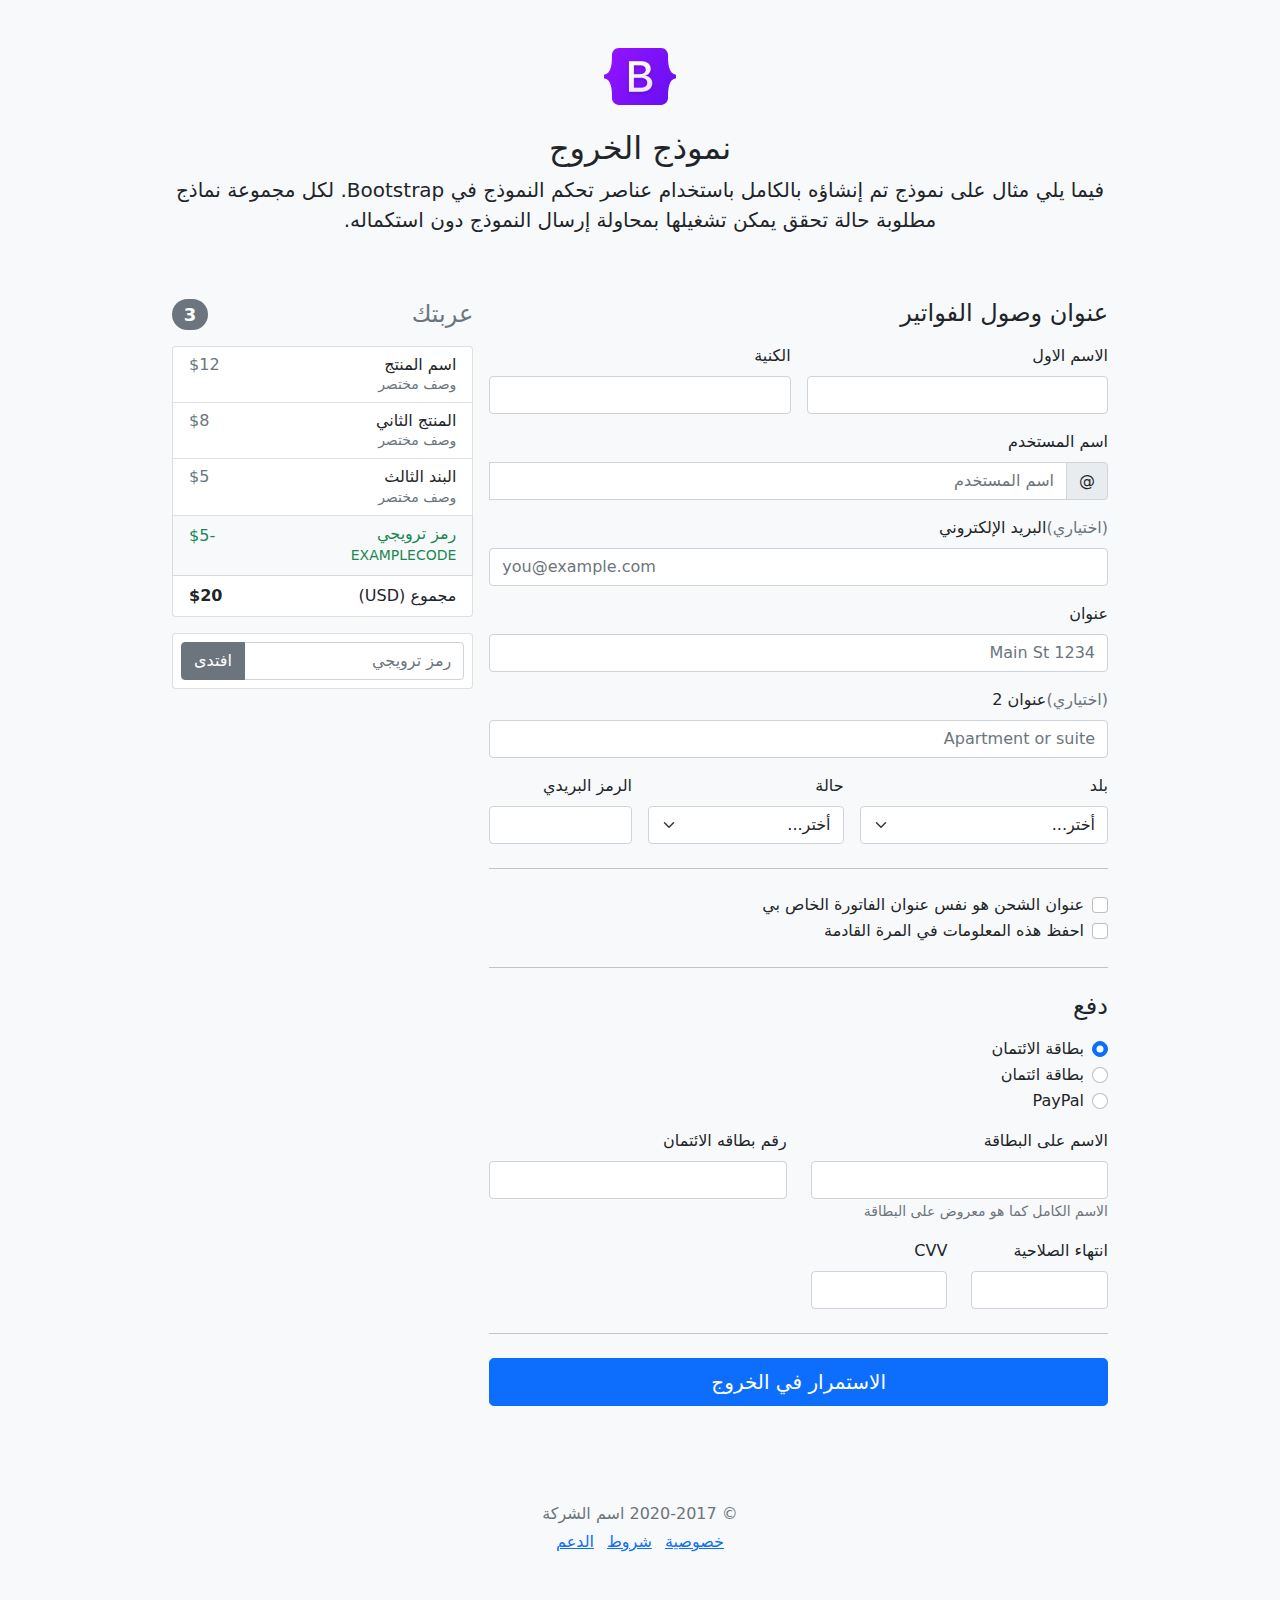
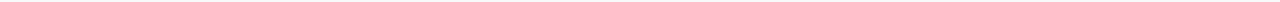
<file: bootstrap-5.0.0-beta1-examples/checkout-rtl/index.html>
<!doctype html>
<html lang="ar" dir="rtl">
  <head>
    <meta charset="utf-8">
    <meta name="viewport" content="width=device-width, initial-scale=1">
    <meta name="description" content="">
    <meta name="author" content="Mark Otto, Jacob Thornton, and Bootstrap contributors">
    <meta name="generator" content="Hugo 0.79.0">
    <title>مثال الخروج · Bootstrap v5.0</title>

    <link rel="canonical" href="https://getbootstrap.com/docs/5.0/examples/checkout-rtl/">

    

    <!-- Bootstrap core CSS -->
<link href="../assets/dist/css/bootstrap.rtl.min.css" rel="stylesheet">

    <style>
      .bd-placeholder-img {
        font-size: 1.125rem;
        text-anchor: middle;
        -webkit-user-select: none;
        -moz-user-select: none;
        user-select: none;
      }

      @media (min-width: 768px) {
        .bd-placeholder-img-lg {
          font-size: 3.5rem;
        }
      }
    </style>

    
    <!-- Custom styles for this template -->
    <link href="../checkout/form-validation.css" rel="stylesheet">
  </head>
  <body class="bg-light">
    
<div class="container">
  <main>
    <div class="py-5 text-center">
      <img class="d-block mx-auto mb-4" src="../assets/brand/bootstrap-logo.svg" alt="" width="72" height="57">
      <h2>نموذج الخروج</h2>
      <p class="lead">فيما يلي مثال على نموذج تم إنشاؤه بالكامل باستخدام عناصر تحكم النموذج في Bootstrap. لكل مجموعة نماذج مطلوبة حالة تحقق يمكن تشغيلها بمحاولة إرسال النموذج دون استكماله.</p>
    </div>

    <div class="row g-3">
      <div class="col-md-5 col-lg-4 order-md-last">
        <h4 class="d-flex justify-content-between align-items-center mb-3">
          <span class="text-muted">عربتك</span>
          <span class="badge bg-secondary rounded-pill">3</span>
        </h4>
        <ul class="list-group mb-3">
          <li class="list-group-item d-flex justify-content-between lh-sm">
            <div>
              <h6 class="my-0">اسم المنتج</h6>
              <small class="text-muted">وصف مختصر</small>
            </div>
            <span class="text-muted">$12</span>
          </li>
          <li class="list-group-item d-flex justify-content-between lh-sm">
            <div>
              <h6 class="my-0">المنتج الثاني</h6>
              <small class="text-muted">وصف مختصر</small>
            </div>
            <span class="text-muted">$8</span>
          </li>
          <li class="list-group-item d-flex justify-content-between lh-sm">
            <div>
              <h6 class="my-0">البند الثالث</h6>
              <small class="text-muted">وصف مختصر</small>
            </div>
            <span class="text-muted">$5</span>
          </li>
          <li class="list-group-item d-flex justify-content-between bg-light">
            <div class="text-success">
              <h6 class="my-0">رمز ترويجي</h6>
              <small>EXAMPLECODE</small>
            </div>
            <span class="text-success">-$5</span>
          </li>
          <li class="list-group-item d-flex justify-content-between">
            <span>مجموع (USD)</span>
            <strong>$20</strong>
          </li>
        </ul>

        <form class="card p-2">
          <div class="input-group">
            <input type="text" class="form-control" placeholder="رمز ترويجي">
            <button type="submit" class="btn btn-secondary">افتدى</button>
          </div>
        </form>
      </div>
      <div class="col-md-7 col-lg-8">
        <h4 class="mb-3">عنوان وصول الفواتير</h4>
        <form class="needs-validation" novalidate>
          <div class="row g-3">
            <div class="col-sm-6">
              <label for="firstName" class="form-label">الاسم الاول</label>
              <input type="text" class="form-control" id="firstName" placeholder="" value="" required>
              <div class="invalid-feedback">
                مطلوب الاسم الأول صالح.
              </div>
            </div>

            <div class="col-sm-6">
              <label for="lastName" class="form-label">الكنية</label>
              <input type="text" class="form-control" id="lastName" placeholder="" value="" required>
              <div class="invalid-feedback">
                مطلوب اسم أخير صالح.
              </div>
            </div>

            <div class="col-12">
              <label for="username" class="form-label">اسم المستخدم</label>
              <div class="input-group">
                <span class="input-group-text">@</span>
                <input type="text" class="form-control" id="username" placeholder="اسم المستخدم" required>
              <div class="invalid-feedback">
                اسم المستخدم الخاص بك مطلوب.
                </div>
              </div>
            </div>

            <div class="col-12">
              <label for="email" class="form-label"><span class="text-muted">(اختياري)</span>البريد الإلكتروني </label>
              <input type="email" class="form-control" id="email" placeholder="you@example.com">
              <div class="invalid-feedback">
                يرجى إدخال عنوان بريد إلكتروني صالح لتحديثات الشحن.
              </div>
            </div>

            <div class="col-12">
              <label for="address" class="form-label">عنوان</label>
              <input type="text" class="form-control" id="address" placeholder="1234 Main St" required>
              <div class="invalid-feedback">
                يرجى إدخال عنوان الشحن الخاص بك.
              </div>
            </div>

            <div class="col-12">
              <label for="address2" class="form-label"><span class="text-muted">(اختياري)</span>عنوان 2 </label>
              <input type="text" class="form-control" id="address2" placeholder="Apartment or suite">
            </div>

            <div class="col-md-5">
              <label for="country" class="form-label">بلد</label>
              <select class="form-select" id="country" required>
                <option value="">أختر...</option>
                <option>الولايات المتحدة الأمريكية</option>
              </select>
              <div class="invalid-feedback">
                يرجى تحديد بلد صالح.
              </div>
            </div>

            <div class="col-md-4">
              <label for="state" class="form-label">حالة</label>
              <select class="form-select" id="state" required>
                <option value="">أختر...</option>
                <option>كاليفورنيا</option>
              </select>
              <div class="invalid-feedback">
                يرجى تقديم حالة صالحة.
              </div>
            </div>

            <div class="col-md-3">
              <label for="zip" class="form-label">الرمز البريدي</label>
              <input type="text" class="form-control" id="zip" placeholder="" required>
              <div class="invalid-feedback">
                الرمز البريدي مطلوب.
              </div>
            </div>
          </div>

          <hr class="my-4">

          <div class="form-check">
            <input type="checkbox" class="form-check-input" id="same-address">
            <label class="form-check-label" for="same-address">عنوان الشحن هو نفس عنوان الفاتورة الخاص بي</label>
          </div>

          <div class="form-check">
            <input type="checkbox" class="form-check-input" id="save-info">
            <label class="form-check-label" for="save-info">احفظ هذه المعلومات في المرة القادمة</label>
          </div>

          <hr class="my-4">

          <h4 class="mb-3">دفع</h4>

          <div class="my-3">
            <div class="form-check">
              <input id="credit" name="paymentMethod" type="radio" class="form-check-input" checked required>
              <label class="form-check-label" for="credit">بطاقة الائتمان</label>
            </div>
            <div class="form-check">
              <input id="debit" name="paymentMethod" type="radio" class="form-check-input" required>
              <label class="form-check-label" for="debit">بطاقة ائتمان</label>
            </div>
            <div class="form-check">
              <input id="paypal" name="paymentMethod" type="radio" class="form-check-input" required>
              <label class="form-check-label" for="paypal">PayPal</label>
            </div>
          </div>

          <div class="row gy-3">
            <div class="col-md-6">
              <label for="cc-name" class="form-label">الاسم على البطاقة</label>
              <input type="text" class="form-control" id="cc-name" placeholder="" required>
              <small class="text-muted">الاسم الكامل كما هو معروض على البطاقة</small>
              <div class="invalid-feedback">
                الاسم على البطاقة مطلوب
              </div>
            </div>

            <div class="col-md-6">
              <label for="cc-number" class="form-label">رقم بطاقه الائتمان</label>
              <input type="text" class="form-control" id="cc-number" placeholder="" required>
              <div class="invalid-feedback">
                رقم بطاقة الائتمان مطلوب
              </div>
            </div>

            <div class="col-md-3">
              <label for="cc-expiration" class="form-label">انتهاء الصلاحية</label>
              <input type="text" class="form-control" id="cc-expiration" placeholder="" required>
              <div class="invalid-feedback">
                تاريخ انتهاء الصلاحية مطلوب
              </div>
            </div>

            <div class="col-md-3">
              <label for="cc-cvv" class="form-label">CVV</label>
              <input type="text" class="form-control" id="cc-cvv" placeholder="" required>
              <div class="invalid-feedback">
                رمز الحماية مطلوب
              </div>
            </div>
          </div>

          <hr class="my-4">

          <button class="w-100 btn btn-primary btn-lg" type="submit">الاستمرار في الخروج</button>
        </form>
      </div>
    </div>
  </main>
  <footer class="my-5 pt-5 text-muted text-center text-small">
    <p class="mb-1">&copy; 2020-2017 اسم الشركة</p>
    <ul class="list-inline">
      <li class="list-inline-item"><a href="#">خصوصية</a></li>
      <li class="list-inline-item"><a href="#">شروط</a></li>
      <li class="list-inline-item"><a href="#">الدعم</a></li>
    </ul>
  </footer>
</div>


    <script src="../assets/dist/js/bootstrap.bundle.min.js"></script>

      <script src="../checkout/form-validation.js"></script>
  </body>
</html>
</file>
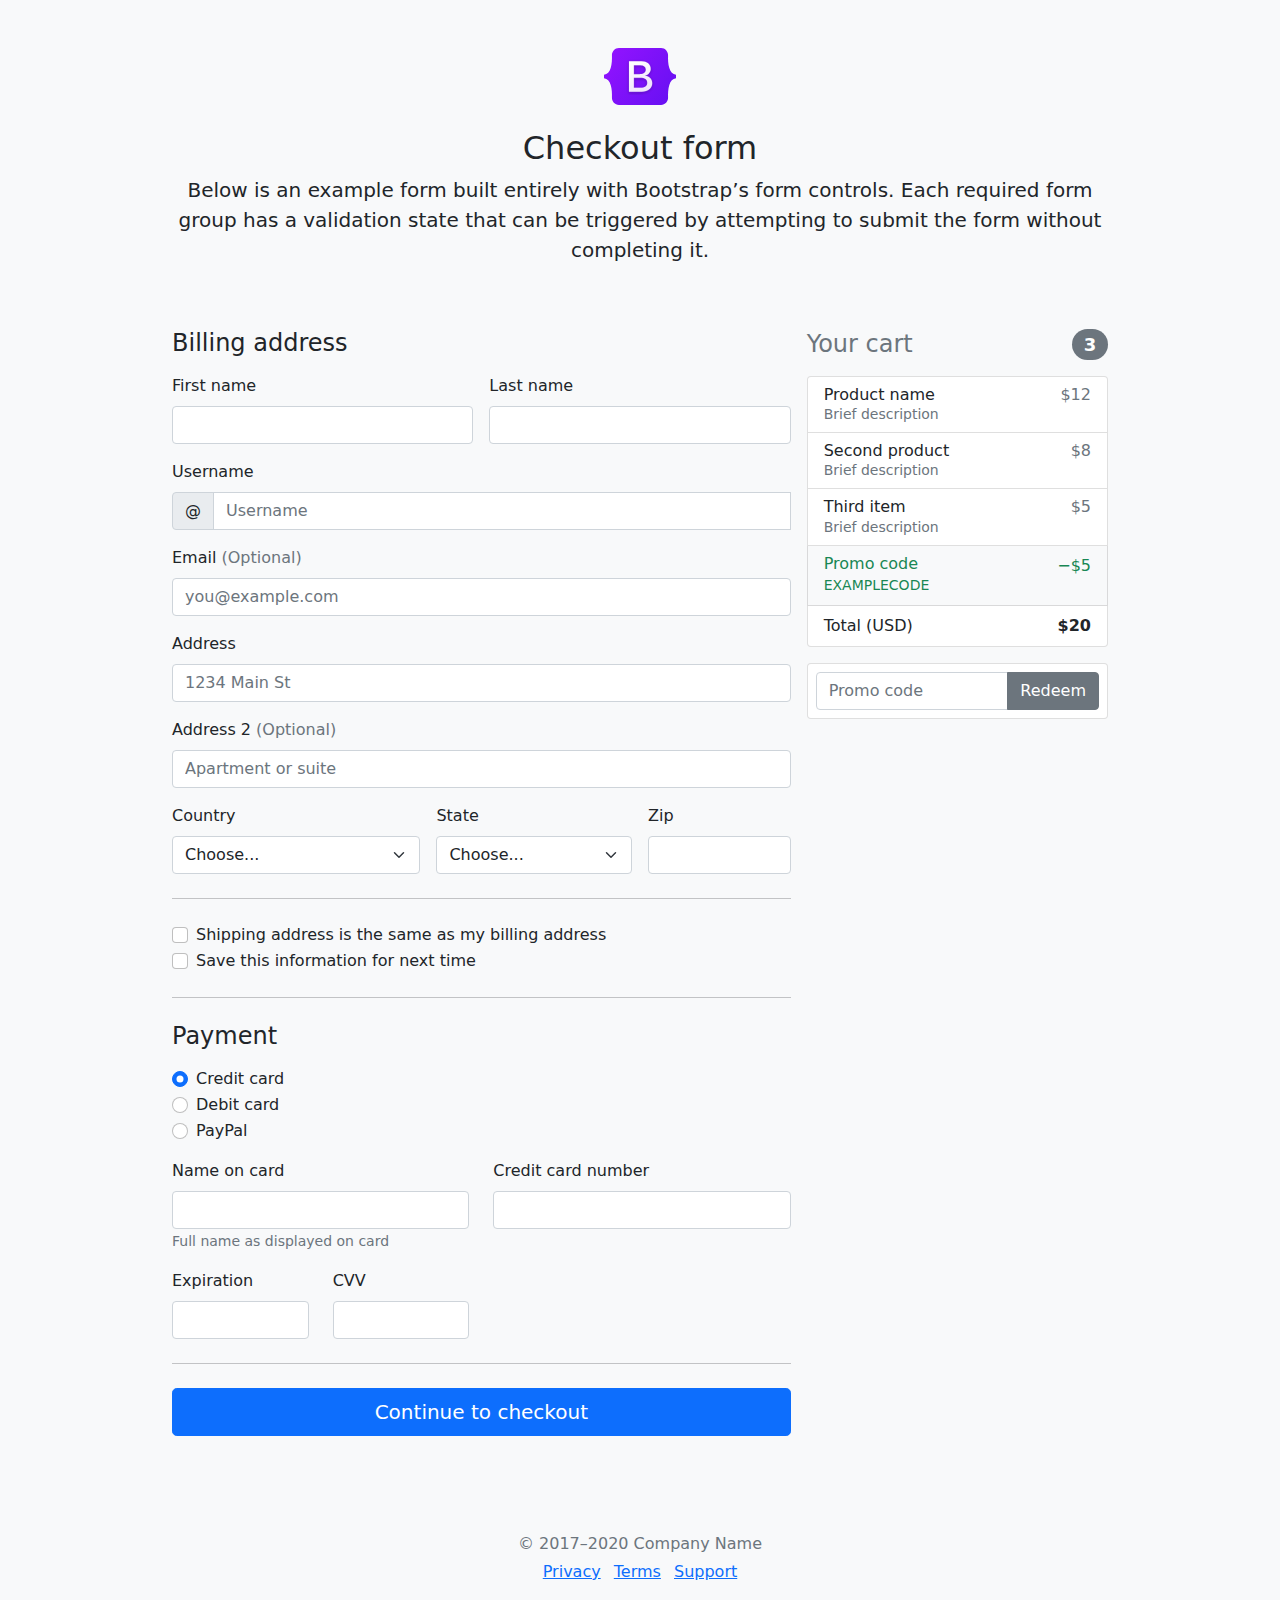
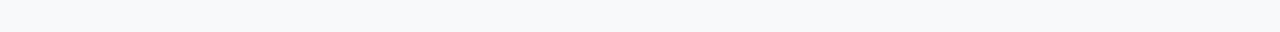
<file: bootstrap-5.0.0-beta1-examples/checkout/index.html>
<!doctype html>
<html lang="en">
  <head>
    <meta charset="utf-8">
    <meta name="viewport" content="width=device-width, initial-scale=1">
    <meta name="description" content="">
    <meta name="author" content="Mark Otto, Jacob Thornton, and Bootstrap contributors">
    <meta name="generator" content="Hugo 0.79.0">
    <title>Checkout example · Bootstrap v5.0</title>

    <link rel="canonical" href="https://getbootstrap.com/docs/5.0/examples/checkout/">

    

    <!-- Bootstrap core CSS -->
<link href="../assets/dist/css/bootstrap.min.css" rel="stylesheet">

    <style>
      .bd-placeholder-img {
        font-size: 1.125rem;
        text-anchor: middle;
        -webkit-user-select: none;
        -moz-user-select: none;
        user-select: none;
      }

      @media (min-width: 768px) {
        .bd-placeholder-img-lg {
          font-size: 3.5rem;
        }
      }
    </style>

    
    <!-- Custom styles for this template -->
    <link href="form-validation.css" rel="stylesheet">
  </head>
  <body class="bg-light">
    
<div class="container">
  <main>
    <div class="py-5 text-center">
      <img class="d-block mx-auto mb-4" src="../assets/brand/bootstrap-logo.svg" alt="" width="72" height="57">
      <h2>Checkout form</h2>
      <p class="lead">Below is an example form built entirely with Bootstrap’s form controls. Each required form group has a validation state that can be triggered by attempting to submit the form without completing it.</p>
    </div>

    <div class="row g-3">
      <div class="col-md-5 col-lg-4 order-md-last">
        <h4 class="d-flex justify-content-between align-items-center mb-3">
          <span class="text-muted">Your cart</span>
          <span class="badge bg-secondary rounded-pill">3</span>
        </h4>
        <ul class="list-group mb-3">
          <li class="list-group-item d-flex justify-content-between lh-sm">
            <div>
              <h6 class="my-0">Product name</h6>
              <small class="text-muted">Brief description</small>
            </div>
            <span class="text-muted">$12</span>
          </li>
          <li class="list-group-item d-flex justify-content-between lh-sm">
            <div>
              <h6 class="my-0">Second product</h6>
              <small class="text-muted">Brief description</small>
            </div>
            <span class="text-muted">$8</span>
          </li>
          <li class="list-group-item d-flex justify-content-between lh-sm">
            <div>
              <h6 class="my-0">Third item</h6>
              <small class="text-muted">Brief description</small>
            </div>
            <span class="text-muted">$5</span>
          </li>
          <li class="list-group-item d-flex justify-content-between bg-light">
            <div class="text-success">
              <h6 class="my-0">Promo code</h6>
              <small>EXAMPLECODE</small>
            </div>
            <span class="text-success">−$5</span>
          </li>
          <li class="list-group-item d-flex justify-content-between">
            <span>Total (USD)</span>
            <strong>$20</strong>
          </li>
        </ul>

        <form class="card p-2">
          <div class="input-group">
            <input type="text" class="form-control" placeholder="Promo code">
            <button type="submit" class="btn btn-secondary">Redeem</button>
          </div>
        </form>
      </div>
      <div class="col-md-7 col-lg-8">
        <h4 class="mb-3">Billing address</h4>
        <form class="needs-validation" novalidate>
          <div class="row g-3">
            <div class="col-sm-6">
              <label for="firstName" class="form-label">First name</label>
              <input type="text" class="form-control" id="firstName" placeholder="" value="" required>
              <div class="invalid-feedback">
                Valid first name is required.
              </div>
            </div>

            <div class="col-sm-6">
              <label for="lastName" class="form-label">Last name</label>
              <input type="text" class="form-control" id="lastName" placeholder="" value="" required>
              <div class="invalid-feedback">
                Valid last name is required.
              </div>
            </div>

            <div class="col-12">
              <label for="username" class="form-label">Username</label>
              <div class="input-group">
                <span class="input-group-text">@</span>
                <input type="text" class="form-control" id="username" placeholder="Username" required>
              <div class="invalid-feedback">
                  Your username is required.
                </div>
              </div>
            </div>

            <div class="col-12">
              <label for="email" class="form-label">Email <span class="text-muted">(Optional)</span></label>
              <input type="email" class="form-control" id="email" placeholder="you@example.com">
              <div class="invalid-feedback">
                Please enter a valid email address for shipping updates.
              </div>
            </div>

            <div class="col-12">
              <label for="address" class="form-label">Address</label>
              <input type="text" class="form-control" id="address" placeholder="1234 Main St" required>
              <div class="invalid-feedback">
                Please enter your shipping address.
              </div>
            </div>

            <div class="col-12">
              <label for="address2" class="form-label">Address 2 <span class="text-muted">(Optional)</span></label>
              <input type="text" class="form-control" id="address2" placeholder="Apartment or suite">
            </div>

            <div class="col-md-5">
              <label for="country" class="form-label">Country</label>
              <select class="form-select" id="country" required>
                <option value="">Choose...</option>
                <option>United States</option>
              </select>
              <div class="invalid-feedback">
                Please select a valid country.
              </div>
            </div>

            <div class="col-md-4">
              <label for="state" class="form-label">State</label>
              <select class="form-select" id="state" required>
                <option value="">Choose...</option>
                <option>California</option>
              </select>
              <div class="invalid-feedback">
                Please provide a valid state.
              </div>
            </div>

            <div class="col-md-3">
              <label for="zip" class="form-label">Zip</label>
              <input type="text" class="form-control" id="zip" placeholder="" required>
              <div class="invalid-feedback">
                Zip code required.
              </div>
            </div>
          </div>

          <hr class="my-4">

          <div class="form-check">
            <input type="checkbox" class="form-check-input" id="same-address">
            <label class="form-check-label" for="same-address">Shipping address is the same as my billing address</label>
          </div>

          <div class="form-check">
            <input type="checkbox" class="form-check-input" id="save-info">
            <label class="form-check-label" for="save-info">Save this information for next time</label>
          </div>

          <hr class="my-4">

          <h4 class="mb-3">Payment</h4>

          <div class="my-3">
            <div class="form-check">
              <input id="credit" name="paymentMethod" type="radio" class="form-check-input" checked required>
              <label class="form-check-label" for="credit">Credit card</label>
            </div>
            <div class="form-check">
              <input id="debit" name="paymentMethod" type="radio" class="form-check-input" required>
              <label class="form-check-label" for="debit">Debit card</label>
            </div>
            <div class="form-check">
              <input id="paypal" name="paymentMethod" type="radio" class="form-check-input" required>
              <label class="form-check-label" for="paypal">PayPal</label>
            </div>
          </div>

          <div class="row gy-3">
            <div class="col-md-6">
              <label for="cc-name" class="form-label">Name on card</label>
              <input type="text" class="form-control" id="cc-name" placeholder="" required>
              <small class="text-muted">Full name as displayed on card</small>
              <div class="invalid-feedback">
                Name on card is required
              </div>
            </div>

            <div class="col-md-6">
              <label for="cc-number" class="form-label">Credit card number</label>
              <input type="text" class="form-control" id="cc-number" placeholder="" required>
              <div class="invalid-feedback">
                Credit card number is required
              </div>
            </div>

            <div class="col-md-3">
              <label for="cc-expiration" class="form-label">Expiration</label>
              <input type="text" class="form-control" id="cc-expiration" placeholder="" required>
              <div class="invalid-feedback">
                Expiration date required
              </div>
            </div>

            <div class="col-md-3">
              <label for="cc-cvv" class="form-label">CVV</label>
              <input type="text" class="form-control" id="cc-cvv" placeholder="" required>
              <div class="invalid-feedback">
                Security code required
              </div>
            </div>
          </div>

          <hr class="my-4">

          <button class="w-100 btn btn-primary btn-lg" type="submit">Continue to checkout</button>
        </form>
      </div>
    </div>
  </main>

  <footer class="my-5 pt-5 text-muted text-center text-small">
    <p class="mb-1">&copy; 2017–2020 Company Name</p>
    <ul class="list-inline">
      <li class="list-inline-item"><a href="#">Privacy</a></li>
      <li class="list-inline-item"><a href="#">Terms</a></li>
      <li class="list-inline-item"><a href="#">Support</a></li>
    </ul>
  </footer>
</div>


    <script src="../assets/dist/js/bootstrap.bundle.min.js"></script>

      <script src="form-validation.js"></script>
  </body>
</html>
</file>
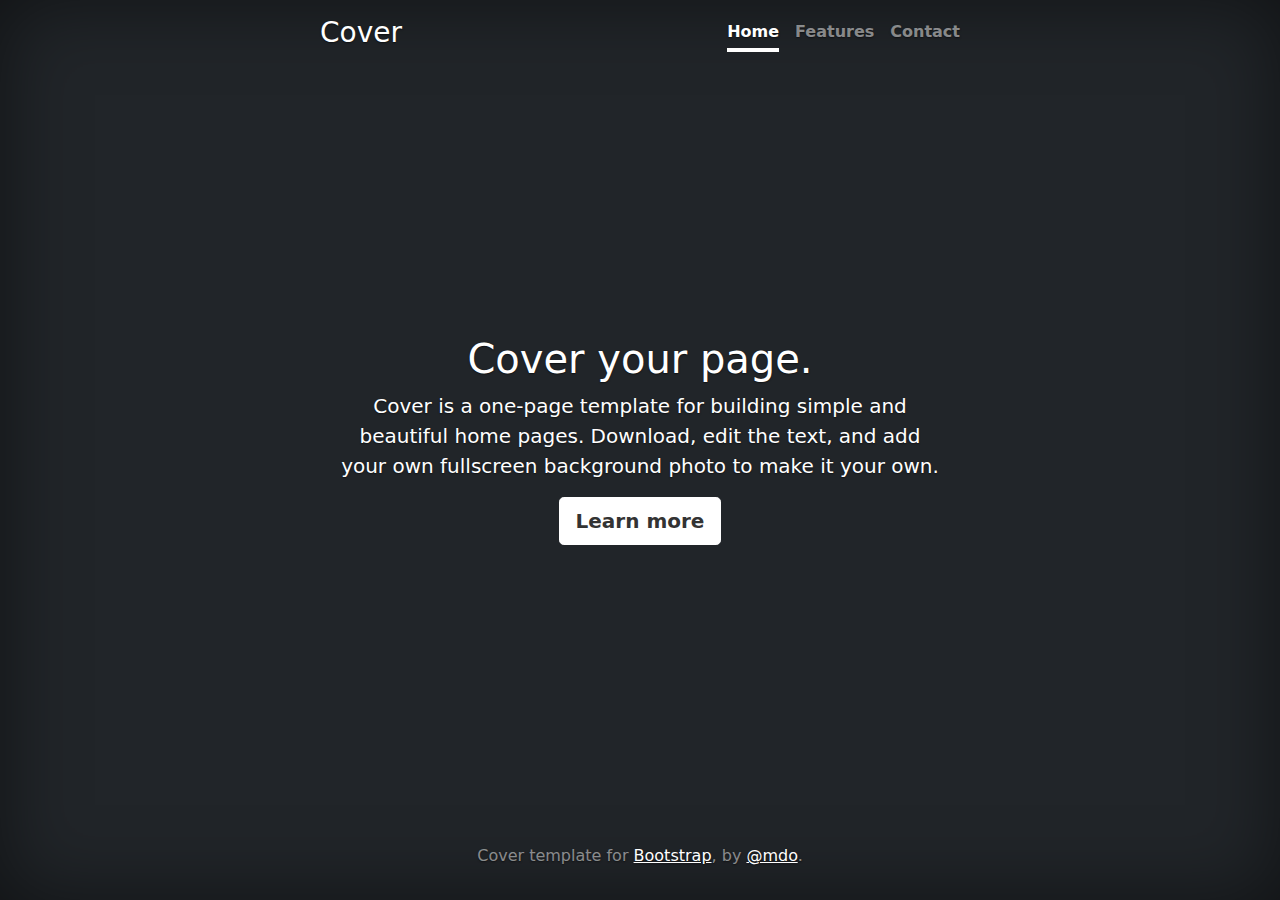
<file: bootstrap-5.0.0-beta1-examples/cover/index.html>
<!doctype html>
<html lang="en" class="h-100">
  <head>
    <meta charset="utf-8">
    <meta name="viewport" content="width=device-width, initial-scale=1">
    <meta name="description" content="">
    <meta name="author" content="Mark Otto, Jacob Thornton, and Bootstrap contributors">
    <meta name="generator" content="Hugo 0.79.0">
    <title>Cover Template · Bootstrap v5.0</title>

    <link rel="canonical" href="https://getbootstrap.com/docs/5.0/examples/cover/">

    

    <!-- Bootstrap core CSS -->
<link href="../assets/dist/css/bootstrap.min.css" rel="stylesheet">

    <style>
      .bd-placeholder-img {
        font-size: 1.125rem;
        text-anchor: middle;
        -webkit-user-select: none;
        -moz-user-select: none;
        user-select: none;
      }

      @media (min-width: 768px) {
        .bd-placeholder-img-lg {
          font-size: 3.5rem;
        }
      }
    </style>

    
    <!-- Custom styles for this template -->
    <link href="cover.css" rel="stylesheet">
  </head>
  <body class="d-flex h-100 text-center text-white bg-dark">
    
<div class="cover-container d-flex w-100 h-100 p-3 mx-auto flex-column">
  <header class="mb-auto">
    <div>
      <h3 class="float-md-start mb-0">Cover</h3>
      <nav class="nav nav-masthead justify-content-center float-md-end">
        <a class="nav-link active" aria-current="page" href="#">Home</a>
        <a class="nav-link" href="#">Features</a>
        <a class="nav-link" href="#">Contact</a>
      </nav>
    </div>
  </header>

  <main class="px-3">
    <h1>Cover your page.</h1>
    <p class="lead">Cover is a one-page template for building simple and beautiful home pages. Download, edit the text, and add your own fullscreen background photo to make it your own.</p>
    <p class="lead">
      <a href="#" class="btn btn-lg btn-secondary fw-bold border-white bg-white">Learn more</a>
    </p>
  </main>

  <footer class="mt-auto text-white-50">
    <p>Cover template for <a href="https://getbootstrap.com/" class="text-white">Bootstrap</a>, by <a href="https://twitter.com/mdo" class="text-white">@mdo</a>.</p>
  </footer>
</div>


    
  </body>
</html>
</file>
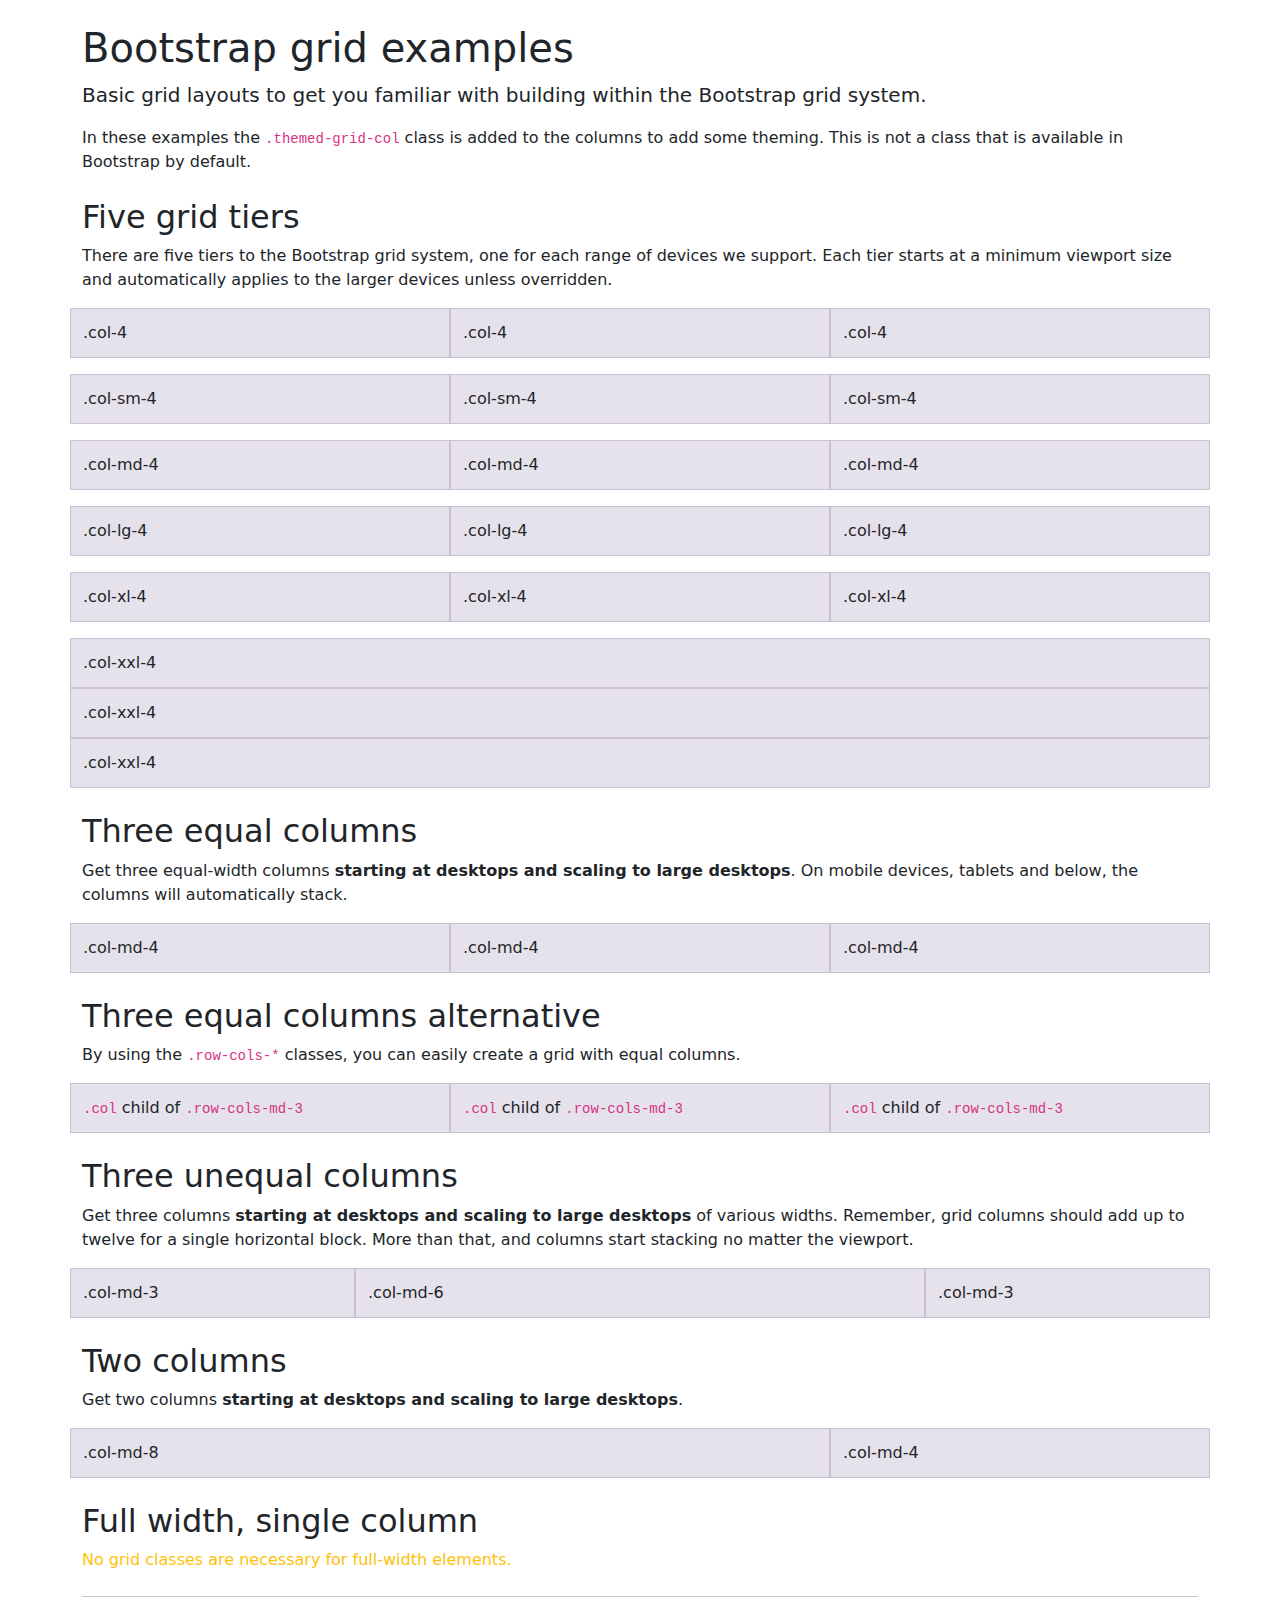
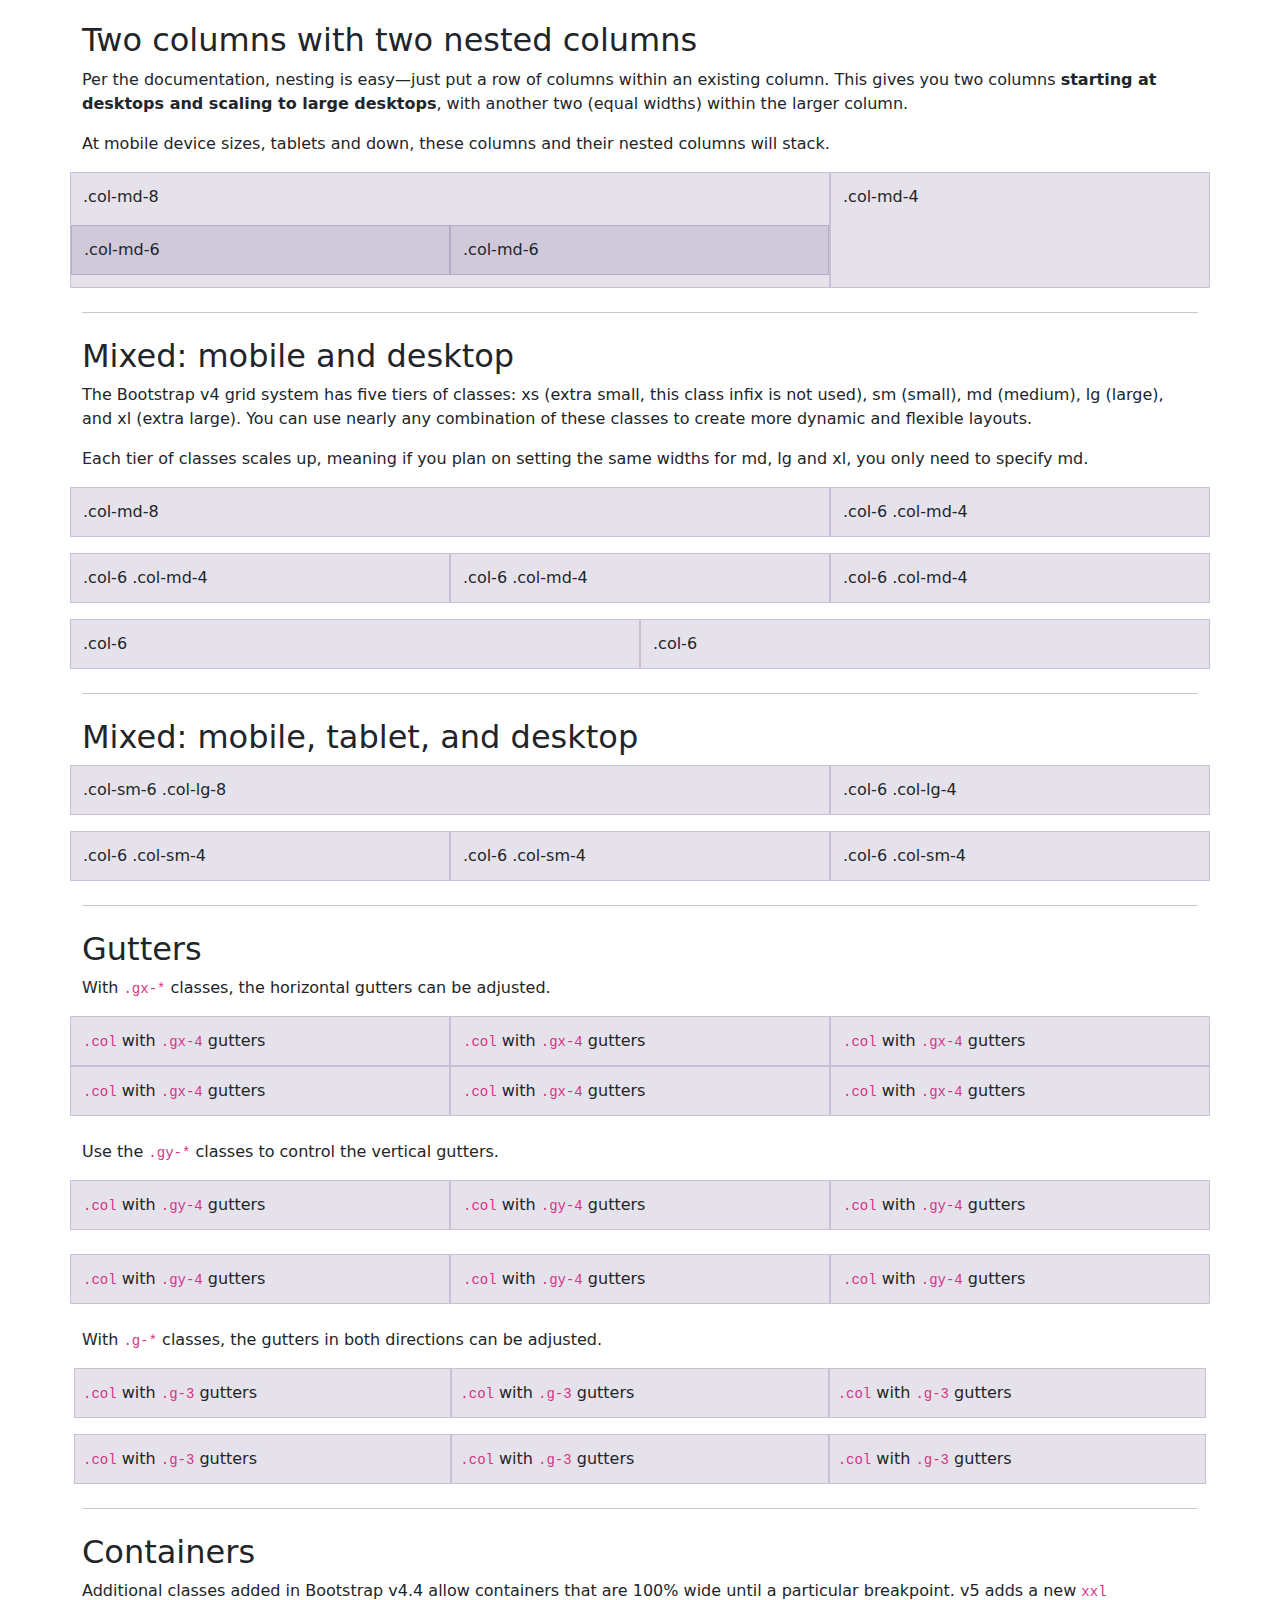
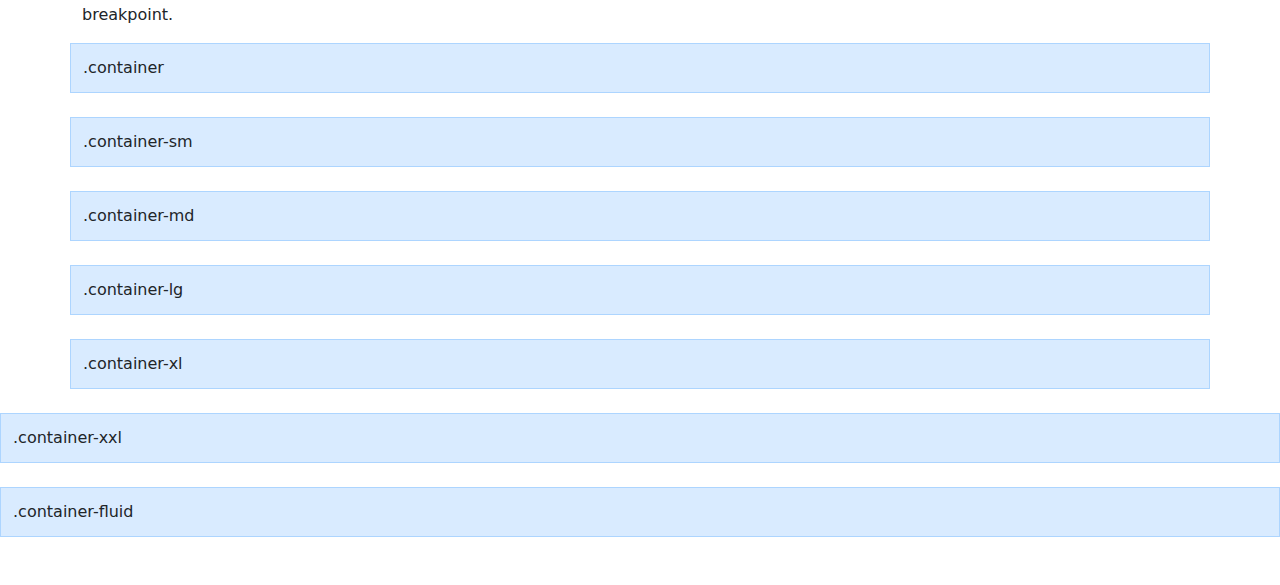
<file: bootstrap-5.0.0-beta1-examples/grid/index.html>
<!doctype html>
<html lang="en">
  <head>
    <meta charset="utf-8">
    <meta name="viewport" content="width=device-width, initial-scale=1">
    <meta name="description" content="">
    <meta name="author" content="Mark Otto, Jacob Thornton, and Bootstrap contributors">
    <meta name="generator" content="Hugo 0.79.0">
    <title>Grid Template · Bootstrap v5.0</title>

    <link rel="canonical" href="https://getbootstrap.com/docs/5.0/examples/grid/">

    

    <!-- Bootstrap core CSS -->
<link href="../assets/dist/css/bootstrap.min.css" rel="stylesheet">

    <style>
      .bd-placeholder-img {
        font-size: 1.125rem;
        text-anchor: middle;
        -webkit-user-select: none;
        -moz-user-select: none;
        user-select: none;
      }

      @media (min-width: 768px) {
        .bd-placeholder-img-lg {
          font-size: 3.5rem;
        }
      }
    </style>

    
    <!-- Custom styles for this template -->
    <link href="grid.css" rel="stylesheet">
  </head>
  <body class="py-4">
    
<main>
  <div class="container">

    <h1>Bootstrap grid examples</h1>
    <p class="lead">Basic grid layouts to get you familiar with building within the Bootstrap grid system.</p>
    <p>In these examples the <code>.themed-grid-col</code> class is added to the columns to add some theming. This is not a class that is available in Bootstrap by default.</p>

    <h2 class="mt-4">Five grid tiers</h2>
    <p>There are five tiers to the Bootstrap grid system, one for each range of devices we support. Each tier starts at a minimum viewport size and automatically applies to the larger devices unless overridden.</p>

    <div class="row mb-3">
      <div class="col-4 themed-grid-col">.col-4</div>
      <div class="col-4 themed-grid-col">.col-4</div>
      <div class="col-4 themed-grid-col">.col-4</div>
    </div>

    <div class="row mb-3">
      <div class="col-sm-4 themed-grid-col">.col-sm-4</div>
      <div class="col-sm-4 themed-grid-col">.col-sm-4</div>
      <div class="col-sm-4 themed-grid-col">.col-sm-4</div>
    </div>

    <div class="row mb-3">
      <div class="col-md-4 themed-grid-col">.col-md-4</div>
      <div class="col-md-4 themed-grid-col">.col-md-4</div>
      <div class="col-md-4 themed-grid-col">.col-md-4</div>
    </div>

    <div class="row mb-3">
      <div class="col-lg-4 themed-grid-col">.col-lg-4</div>
      <div class="col-lg-4 themed-grid-col">.col-lg-4</div>
      <div class="col-lg-4 themed-grid-col">.col-lg-4</div>
    </div>

    <div class="row mb-3">
      <div class="col-xl-4 themed-grid-col">.col-xl-4</div>
      <div class="col-xl-4 themed-grid-col">.col-xl-4</div>
      <div class="col-xl-4 themed-grid-col">.col-xl-4</div>
    </div>

    <div class="row mb-3">
      <div class="col-xxl-4 themed-grid-col">.col-xxl-4</div>
      <div class="col-xxl-4 themed-grid-col">.col-xxl-4</div>
      <div class="col-xxl-4 themed-grid-col">.col-xxl-4</div>
    </div>

    <h2 class="mt-4">Three equal columns</h2>
    <p>Get three equal-width columns <strong>starting at desktops and scaling to large desktops</strong>. On mobile devices, tablets and below, the columns will automatically stack.</p>
    <div class="row mb-3">
      <div class="col-md-4 themed-grid-col">.col-md-4</div>
      <div class="col-md-4 themed-grid-col">.col-md-4</div>
      <div class="col-md-4 themed-grid-col">.col-md-4</div>
    </div>

    <h2 class="mt-4">Three equal columns alternative</h2>
    <p>By using the <code>.row-cols-*</code> classes, you can easily create a grid with equal columns.</p>
    <div class="row row-cols-md-3 mb-3">
      <div class="col themed-grid-col"><code>.col</code> child of <code>.row-cols-md-3</code></div>
      <div class="col themed-grid-col"><code>.col</code> child of <code>.row-cols-md-3</code></div>
      <div class="col themed-grid-col"><code>.col</code> child of <code>.row-cols-md-3</code></div>
    </div>

    <h2 class="mt-4">Three unequal columns</h2>
    <p>Get three columns <strong>starting at desktops and scaling to large desktops</strong> of various widths. Remember, grid columns should add up to twelve for a single horizontal block. More than that, and columns start stacking no matter the viewport.</p>
    <div class="row mb-3">
      <div class="col-md-3 themed-grid-col">.col-md-3</div>
      <div class="col-md-6 themed-grid-col">.col-md-6</div>
      <div class="col-md-3 themed-grid-col">.col-md-3</div>
    </div>

    <h2 class="mt-4">Two columns</h2>
    <p>Get two columns <strong>starting at desktops and scaling to large desktops</strong>.</p>
    <div class="row mb-3">
      <div class="col-md-8 themed-grid-col">.col-md-8</div>
      <div class="col-md-4 themed-grid-col">.col-md-4</div>
    </div>

    <h2 class="mt-4">Full width, single column</h2>
    <p class="text-warning">
      No grid classes are necessary for full-width elements.
    </p>

    <hr class="my-4">

    <h2 class="mt-4">Two columns with two nested columns</h2>
    <p>Per the documentation, nesting is easy—just put a row of columns within an existing column. This gives you two columns <strong>starting at desktops and scaling to large desktops</strong>, with another two (equal widths) within the larger column.</p>
    <p>At mobile device sizes, tablets and down, these columns and their nested columns will stack.</p>
    <div class="row mb-3">
      <div class="col-md-8 themed-grid-col">
        <div class="pb-3">
          .col-md-8
        </div>
        <div class="row">
          <div class="col-md-6 themed-grid-col">.col-md-6</div>
          <div class="col-md-6 themed-grid-col">.col-md-6</div>
        </div>
      </div>
      <div class="col-md-4 themed-grid-col">.col-md-4</div>
    </div>

    <hr class="my-4">

    <h2 class="mt-4">Mixed: mobile and desktop</h2>
    <p>The Bootstrap v4 grid system has five tiers of classes: xs (extra small, this class infix is not used), sm (small), md (medium), lg (large), and xl (extra large). You can use nearly any combination of these classes to create more dynamic and flexible layouts.</p>
    <p>Each tier of classes scales up, meaning if you plan on setting the same widths for md, lg and xl, you only need to specify md.</p>
    <div class="row mb-3">
      <div class="col-md-8 themed-grid-col">.col-md-8</div>
      <div class="col-6 col-md-4 themed-grid-col">.col-6 .col-md-4</div>
    </div>
    <div class="row mb-3">
      <div class="col-6 col-md-4 themed-grid-col">.col-6 .col-md-4</div>
      <div class="col-6 col-md-4 themed-grid-col">.col-6 .col-md-4</div>
      <div class="col-6 col-md-4 themed-grid-col">.col-6 .col-md-4</div>
    </div>
    <div class="row mb-3">
      <div class="col-6 themed-grid-col">.col-6</div>
      <div class="col-6 themed-grid-col">.col-6</div>
    </div>

    <hr class="my-4">

    <h2 class="mt-4">Mixed: mobile, tablet, and desktop</h2>
    <div class="row mb-3">
      <div class="col-sm-6 col-lg-8 themed-grid-col">.col-sm-6 .col-lg-8</div>
      <div class="col-6 col-lg-4 themed-grid-col">.col-6 .col-lg-4</div>
    </div>
    <div class="row mb-3">
      <div class="col-6 col-sm-4 themed-grid-col">.col-6 .col-sm-4</div>
      <div class="col-6 col-sm-4 themed-grid-col">.col-6 .col-sm-4</div>
      <div class="col-6 col-sm-4 themed-grid-col">.col-6 .col-sm-4</div>
    </div>

    <hr class="my-4">

    <h2 class="mt-4">Gutters</h2>
    <p>With <code>.gx-*</code> classes, the horizontal gutters can be adjusted.</p>
    <div class="row row-cols-1 row-cols-md-3 gx-4">
      <div class="col themed-grid-col"><code>.col</code> with <code>.gx-4</code> gutters</div>
      <div class="col themed-grid-col"><code>.col</code> with <code>.gx-4</code> gutters</div>
      <div class="col themed-grid-col"><code>.col</code> with <code>.gx-4</code> gutters</div>
      <div class="col themed-grid-col"><code>.col</code> with <code>.gx-4</code> gutters</div>
      <div class="col themed-grid-col"><code>.col</code> with <code>.gx-4</code> gutters</div>
      <div class="col themed-grid-col"><code>.col</code> with <code>.gx-4</code> gutters</div>
    </div>
    <p class="mt-4">Use the <code>.gy-*</code> classes to control the vertical gutters.</p>
    <div class="row row-cols-1 row-cols-md-3 gy-4">
      <div class="col themed-grid-col"><code>.col</code> with <code>.gy-4</code> gutters</div>
      <div class="col themed-grid-col"><code>.col</code> with <code>.gy-4</code> gutters</div>
      <div class="col themed-grid-col"><code>.col</code> with <code>.gy-4</code> gutters</div>
      <div class="col themed-grid-col"><code>.col</code> with <code>.gy-4</code> gutters</div>
      <div class="col themed-grid-col"><code>.col</code> with <code>.gy-4</code> gutters</div>
      <div class="col themed-grid-col"><code>.col</code> with <code>.gy-4</code> gutters</div>
    </div>
    <p class="mt-4">With <code>.g-*</code> classes, the gutters in both directions can be adjusted.</p>
    <div class="row row-cols-1 row-cols-md-3 g-3">
      <div class="col themed-grid-col"><code>.col</code> with <code>.g-3</code> gutters</div>
      <div class="col themed-grid-col"><code>.col</code> with <code>.g-3</code> gutters</div>
      <div class="col themed-grid-col"><code>.col</code> with <code>.g-3</code> gutters</div>
      <div class="col themed-grid-col"><code>.col</code> with <code>.g-3</code> gutters</div>
      <div class="col themed-grid-col"><code>.col</code> with <code>.g-3</code> gutters</div>
      <div class="col themed-grid-col"><code>.col</code> with <code>.g-3</code> gutters</div>
    </div>
  </div>

  <div class="container" id="containers">
    <hr class="my-4">

    <h2 class="mt-4">Containers</h2>
    <p>Additional classes added in Bootstrap v4.4 allow containers that are 100% wide until a particular breakpoint. v5 adds a new <code>xxl</code> breakpoint.</p>
  </div>

  <div class="container themed-container">.container</div>
  <div class="container-sm themed-container">.container-sm</div>
  <div class="container-md themed-container">.container-md</div>
  <div class="container-lg themed-container">.container-lg</div>
  <div class="container-xl themed-container">.container-xl</div>
  <div class="container-xxl themed-container">.container-xxl</div>
  <div class="container-fluid themed-container">.container-fluid</div>
</main>


    
  </body>
</html>
</file>
<file: bootstrap-5.0.0-beta1-examples/blog/blog.rtl.css>
/* stylelint-disable selector-list-comma-newline-after */

.blog-header {
  line-height: 1;
  border-bottom: 1px solid #e5e5e5;
}

.blog-header-logo {
  font-family: Amiri, Georgia, "Times New Roman", serif;
  font-size: 2.25rem;
}

.blog-header-logo:hover {
  text-decoration: none;
}

h1, h2, h3, h4, h5, h6 {
  font-family: Amiri, Georgia, "Times New Roman", serif;
}

.display-4 {
  font-size: 2.5rem;
}
@media (min-width: 768px) {
  .display-4 {
    font-size: 3rem;
  }
}

.nav-scroller {
  position: relative;
  z-index: 2;
  height: 2.75rem;
  overflow-y: hidden;
}

.nav-scroller .nav {
  display: flex;
  flex-wrap: nowrap;
  padding-bottom: 1rem;
  margin-top: -1px;
  overflow-x: auto;
  text-align: center;
  white-space: nowrap;
  -webkit-overflow-scrolling: touch;
}

.nav-scroller .nav-link {
  padding-top: .75rem;
  padding-bottom: .75rem;
  font-size: .875rem;
}

.card-img-right {
  height: 100%;
  border-radius: 3px 0 0 3px;
}

.flex-auto {
  flex: 0 0 auto;
}

.h-250 { height: 250px; }
@media (min-width: 768px) {
  .h-md-250 { height: 250px; }
}

/* Pagination */
.blog-pagination {
  margin-bottom: 4rem;
}
.blog-pagination > .btn {
  border-radius: 2rem;
}

/*
 * Blog posts
 */
.blog-post {
  margin-bottom: 4rem;
}
.blog-post-title {
  margin-bottom: .25rem;
  font-size: 2.5rem;
}
.blog-post-meta {
  margin-bottom: 1.25rem;
  color: #727272;
}

/*
 * Footer
 */
.blog-footer {
  padding: 2.5rem 0;
  color: #727272;
  text-align: center;
  background-color: #f9f9f9;
  border-top: .05rem solid #e5e5e5;
}
.blog-footer p:last-child {
  margin-bottom: 0;
}
</file>
<file: bootstrap-5.0.0-beta1-examples/blog/blog.css>
/* stylelint-disable selector-list-comma-newline-after */

.blog-header {
  line-height: 1;
  border-bottom: 1px solid #e5e5e5;
}

.blog-header-logo {
  font-family: "Playfair Display", Georgia, "Times New Roman", serif/*rtl:Amiri, Georgia, "Times New Roman", serif*/;
  font-size: 2.25rem;
}

.blog-header-logo:hover {
  text-decoration: none;
}

h1, h2, h3, h4, h5, h6 {
  font-family: "Playfair Display", Georgia, "Times New Roman", serif/*rtl:Amiri, Georgia, "Times New Roman", serif*/;
}

.display-4 {
  font-size: 2.5rem;
}
@media (min-width: 768px) {
  .display-4 {
    font-size: 3rem;
  }
}

.nav-scroller {
  position: relative;
  z-index: 2;
  height: 2.75rem;
  overflow-y: hidden;
}

.nav-scroller .nav {
  display: flex;
  flex-wrap: nowrap;
  padding-bottom: 1rem;
  margin-top: -1px;
  overflow-x: auto;
  text-align: center;
  white-space: nowrap;
  -webkit-overflow-scrolling: touch;
}

.nav-scroller .nav-link {
  padding-top: .75rem;
  padding-bottom: .75rem;
  font-size: .875rem;
}

.card-img-right {
  height: 100%;
  border-radius: 0 3px 3px 0;
}

.flex-auto {
  flex: 0 0 auto;
}

.h-250 { height: 250px; }
@media (min-width: 768px) {
  .h-md-250 { height: 250px; }
}

/* Pagination */
.blog-pagination {
  margin-bottom: 4rem;
}
.blog-pagination > .btn {
  border-radius: 2rem;
}

/*
 * Blog posts
 */
.blog-post {
  margin-bottom: 4rem;
}
.blog-post-title {
  margin-bottom: .25rem;
  font-size: 2.5rem;
}
.blog-post-meta {
  margin-bottom: 1.25rem;
  color: #727272;
}

/*
 * Footer
 */
.blog-footer {
  padding: 2.5rem 0;
  color: #727272;
  text-align: center;
  background-color: #f9f9f9;
  border-top: .05rem solid #e5e5e5;
}
.blog-footer p:last-child {
  margin-bottom: 0;
}
</file>
<file: bootstrap-5.0.0-beta1-examples/carousel/carousel.rtl.css>
/* GLOBAL STYLES
-------------------------------------------------- */
/* Padding below the footer and lighter body text */

body {
  padding-top: 3rem;
  padding-bottom: 3rem;
  color: #5a5a5a;
}


/* CUSTOMIZE THE CAROUSEL
-------------------------------------------------- */

/* Carousel base class */
.carousel {
  margin-bottom: 4rem;
}
/* Since positioning the image, we need to help out the caption */
.carousel-caption {
  bottom: 3rem;
  z-index: 10;
}

/* Declare heights because of positioning of img element */
.carousel-item {
  height: 32rem;
}
.carousel-item > img {
  position: absolute;
  top: 0;
  right: 0;
  min-width: 100%;
  height: 32rem;
}


/* MARKETING CONTENT
-------------------------------------------------- */

/* Center align the text within the three columns below the carousel */
.marketing .col-lg-4 {
  margin-bottom: 1.5rem;
  text-align: center;
}
.marketing h2 {
  font-weight: 400;
}
.marketing .col-lg-4 p {
  margin-right: .75rem;
  margin-left: .75rem;
}


/* Featurettes
------------------------- */

.featurette-divider {
  margin: 5rem 0; /* Space out the Bootstrap <hr> more */
}

/* Thin out the marketing headings */
.featurette-heading {
  font-weight: 300;
  line-height: 1;
}


/* RESPONSIVE CSS
-------------------------------------------------- */

@media (min-width: 40em) {
  /* Bump up size of carousel content */
  .carousel-caption p {
    margin-bottom: 1.25rem;
    font-size: 1.25rem;
    line-height: 1.4;
  }

  .featurette-heading {
    font-size: 50px;
  }
}

@media (min-width: 62em) {
  .featurette-heading {
    margin-top: 7rem;
  }
}
</file>
<file: bootstrap-5.0.0-beta1-examples/carousel/carousel.css>
/* GLOBAL STYLES
-------------------------------------------------- */
/* Padding below the footer and lighter body text */

body {
  padding-top: 3rem;
  padding-bottom: 3rem;
  color: #5a5a5a;
}


/* CUSTOMIZE THE CAROUSEL
-------------------------------------------------- */

/* Carousel base class */
.carousel {
  margin-bottom: 4rem;
}
/* Since positioning the image, we need to help out the caption */
.carousel-caption {
  bottom: 3rem;
  z-index: 10;
}

/* Declare heights because of positioning of img element */
.carousel-item {
  height: 32rem;
}
.carousel-item > img {
  position: absolute;
  top: 0;
  left: 0;
  min-width: 100%;
  height: 32rem;
}


/* MARKETING CONTENT
-------------------------------------------------- */

/* Center align the text within the three columns below the carousel */
.marketing .col-lg-4 {
  margin-bottom: 1.5rem;
  text-align: center;
}
.marketing h2 {
  font-weight: 400;
}
/* rtl:begin:ignore */
.marketing .col-lg-4 p {
  margin-right: .75rem;
  margin-left: .75rem;
}
/* rtl:end:ignore */


/* Featurettes
------------------------- */

.featurette-divider {
  margin: 5rem 0; /* Space out the Bootstrap <hr> more */
}

/* Thin out the marketing headings */
.featurette-heading {
  font-weight: 300;
  line-height: 1;
  /* rtl:remove */
  letter-spacing: -.05rem;
}


/* RESPONSIVE CSS
-------------------------------------------------- */

@media (min-width: 40em) {
  /* Bump up size of carousel content */
  .carousel-caption p {
    margin-bottom: 1.25rem;
    font-size: 1.25rem;
    line-height: 1.4;
  }

  .featurette-heading {
    font-size: 50px;
  }
}

@media (min-width: 62em) {
  .featurette-heading {
    margin-top: 7rem;
  }
}
</file>
<file: bootstrap-5.0.0-beta1-examples/checkout/form-validation.css>
.container {
  max-width: 960px;
}
</file>
<file: bootstrap-5.0.0-beta1-examples/cover/cover.css>
/*
 * Globals
 */


/* Custom default button */
.btn-secondary,
.btn-secondary:hover,
.btn-secondary:focus {
  color: #333;
  text-shadow: none; /* Prevent inheritance from `body` */
}


/*
 * Base structure
 */

body {
  text-shadow: 0 .05rem .1rem rgba(0, 0, 0, .5);
  box-shadow: inset 0 0 5rem rgba(0, 0, 0, .5);
}

.cover-container {
  max-width: 42em;
}


/*
 * Header
 */

.nav-masthead .nav-link {
  padding: .25rem 0;
  font-weight: 700;
  color: rgba(255, 255, 255, .5);
  background-color: transparent;
  border-bottom: .25rem solid transparent;
}

.nav-masthead .nav-link:hover,
.nav-masthead .nav-link:focus {
  border-bottom-color: rgba(255, 255, 255, .25);
}

.nav-masthead .nav-link + .nav-link {
  margin-left: 1rem;
}

.nav-masthead .active {
  color: #fff;
  border-bottom-color: #fff;
}
</file>
<file: bootstrap-5.0.0-beta1-examples/grid/grid.css>
.themed-grid-col {
  padding-top: .75rem;
  padding-bottom: .75rem;
  background-color: rgba(86, 61, 124, .15);
  border: 1px solid rgba(86, 61, 124, .2);
}

.themed-container {
  padding: .75rem;
  margin-bottom: 1.5rem;
  background-color: rgba(0, 123, 255, .15);
  border: 1px solid rgba(0, 123, 255, .2);
}
</file>
<file: bootstrap-5.0.0-beta1-examples/cheatsheet/cheatsheet.rtl.css>
body {
  scroll-behavior: smooth;
}

/**
 * Bootstrap "Journal code" icon
 * @link https://icons.getbootstrap.com/icons/journal-code/
 */
.bd-heading a::before {
  display: inline-block;
  width: 1em;
  height: 1em;
  margin-left: .25rem;
  content: "";
  background-image: url("data:image/svg+xml,%3Csvg xmlns='http://www.w3.org/2000/svg' fill='%25230d6efd' viewBox='0 0 16 16'%3E%3Cpath d='M4 1h8a2 2 0 0 1 2 2v10a2 2 0 0 1-2 2H4a2 2 0 0 1-2-2h1a1 1 0 0 0 1 1h8a1 1 0 0 0 1-1V3a1 1 0 0 0-1-1H4a1 1 0 0 0-1 1H2a2 2 0 0 1 2-2z'/%3E%3Cpath d='M2 5v-.5a.5.5 0 0 1 1 0V5h.5a.5.5 0 0 1 0 1h-2a.5.5 0 0 1 0-1H2zm0 3v-.5a.5.5 0 0 1 1 0V8h.5a.5.5 0 0 1 0 1h-2a.5.5 0 0 1 0-1H2zm0 3v-.5a.5.5 0 0 1 1 0v.5h.5a.5.5 0 0 1 0 1h-2a.5.5 0 0 1 0-1H2z'/%3E%3Cpath fill-rule='evenodd' d='M8.646 5.646a.5.5 0 0 1 .708 0l2 2a.5.5 0 0 1 0 .708l-2 2a.5.5 0 0 1-.708-.708L10.293 8 8.646 6.354a.5.5 0 0 1 0-.708zm-1.292 0a.5.5 0 0 0-.708 0l-2 2a.5.5 0 0 0 0 .708l2 2a.5.5 0 0 0 .708-.708L5.707 8l1.647-1.646a.5.5 0 0 0 0-.708z'/%3E%3C/svg%3E");
  background-size: 1em;
}

/* stylelint-disable-next-line selector-max-universal */
.bd-heading + div > * + * {
  margin-top: 3rem;
}

/* Table of contents */
.bd-aside a {
  padding: .1875rem .5rem;
  margin-top: .125rem;
  margin-right: .3125rem;
  color: rgba(0, 0, 0, .65);
  text-decoration: none;
}

.bd-aside a:hover,
.bd-aside a:focus {
  color: rgba(0, 0, 0, .85);
  background-color: rgba(121, 82, 179, .1);
}

.bd-aside .active {
  font-weight: 600;
  color: rgba(0, 0, 0, .85);
}

.bd-aside .btn {
  padding: .25rem .5rem;
  font-weight: 600;
  color: rgba(0, 0, 0, .65);
  border: 0;
}

.bd-aside .btn:hover,
.bd-aside .btn:focus {
  color: rgba(0, 0, 0, .85);
  background-color: rgba(121, 82, 179, .1);
}

.bd-aside .btn:focus {
  box-shadow: 0 0 0 1px rgba(121, 82, 179, .7);
}

.bd-aside .btn::before {
  width: 1.25em;
  line-height: 0;
  content: url("data:image/svg+xml,%3csvg xmlns='http://www.w3.org/2000/svg' width='16' height='16' viewBox='0 0 16 16'%3e%3cpath fill='none' stroke='rgba%280,0,0,.5%29' stroke-linecap='round' stroke-linejoin='round' stroke-width='2' d='M5 14l6-6-6-6'/%3e%3c/svg%3e");
  transition: transform .35s ease;
  transform-origin: .5em 50%;
}

.bd-aside .btn[aria-expanded="true"]::before {
  transform: rotate(90deg);
}


/* Examples */
.scrollspy-example {
  position: relative;
  height: 200px;
  margin-top: .5rem;
  overflow: auto;
}

[id="modal"] .bd-example .btn,
[id="buttons"] .bd-example .btn,
[id="tooltips"] .bd-example .btn,
[id="popovers"] .bd-example .btn,
[id="dropdowns"] .bd-example .btn-group,
[id="dropdowns"] .bd-example .dropdown,
[id="dropdowns"] .bd-example .dropup,
[id="dropdowns"] .bd-example .dropend,
[id="dropdowns"] .bd-example .dropstart {
  margin: 0 0 1rem 1rem;
}

/* Layout */
@media (min-width: 1200px) {
  body {
    display: grid;
    gap: 1rem;
    grid-template-columns: 1fr 4fr 1fr;
    grid-template-rows: auto;
  }

  .bd-header {
    position: fixed;
    top: 0;
    right: 0;
    left: 0;
    z-index: 1030;
    grid-column: 1 / span 3;
  }

  .bd-aside,
  .bd-cheatsheet {
    padding-top: 4rem;
  }

  /**
   * 1. Too bad only Firefox supports subgrids ATM
   */
  .bd-cheatsheet,
  .bd-cheatsheet section,
  .bd-cheatsheet article {
    display: inherit; /* 1 */
    gap: inherit; /* 1 */
    grid-template-columns: 1fr 4fr;
    grid-column: 1 / span 2;
    grid-template-rows: auto;
  }

  .bd-aside {
    grid-area: 1 / 3;
    scroll-margin-top: 4rem;
  }

  .bd-cheatsheet section,
  .bd-cheatsheet section > h2 {
    top: 2rem;
    scroll-margin-top: 2rem;
  }

  .bd-cheatsheet section > h2::before {
    position: absolute;
    top: 0;
    right: 0;
    bottom: -2rem;
    left: 0;
    z-index: -1;
    content: "";
    background-image: linear-gradient(to bottom, rgba(255, 255, 255, 1) calc(100% - 3rem), rgba(255, 255, 255, .01));
  }

  .bd-cheatsheet article,
  .bd-cheatsheet .bd-heading {
    top: 8rem;
    scroll-margin-top: 8rem;
  }

  .bd-cheatsheet .bd-heading {
    z-index: 1;
  }
}
</file>
<file: bootstrap-5.0.0-beta1-examples/cheatsheet/cheatsheet.css>
body {
  scroll-behavior: smooth;
}

/**
 * Bootstrap "Journal code" icon
 * @link https://icons.getbootstrap.com/icons/journal-code/
 */
.bd-heading a::before {
  display: inline-block;
  width: 1em;
  height: 1em;
  margin-right: .25rem;
  content: "";
  background-image: url("data:image/svg+xml,%3Csvg xmlns='http://www.w3.org/2000/svg' fill='%25230d6efd' viewBox='0 0 16 16'%3E%3Cpath d='M4 1h8a2 2 0 0 1 2 2v10a2 2 0 0 1-2 2H4a2 2 0 0 1-2-2h1a1 1 0 0 0 1 1h8a1 1 0 0 0 1-1V3a1 1 0 0 0-1-1H4a1 1 0 0 0-1 1H2a2 2 0 0 1 2-2z'/%3E%3Cpath d='M2 5v-.5a.5.5 0 0 1 1 0V5h.5a.5.5 0 0 1 0 1h-2a.5.5 0 0 1 0-1H2zm0 3v-.5a.5.5 0 0 1 1 0V8h.5a.5.5 0 0 1 0 1h-2a.5.5 0 0 1 0-1H2zm0 3v-.5a.5.5 0 0 1 1 0v.5h.5a.5.5 0 0 1 0 1h-2a.5.5 0 0 1 0-1H2z'/%3E%3Cpath fill-rule='evenodd' d='M8.646 5.646a.5.5 0 0 1 .708 0l2 2a.5.5 0 0 1 0 .708l-2 2a.5.5 0 0 1-.708-.708L10.293 8 8.646 6.354a.5.5 0 0 1 0-.708zm-1.292 0a.5.5 0 0 0-.708 0l-2 2a.5.5 0 0 0 0 .708l2 2a.5.5 0 0 0 .708-.708L5.707 8l1.647-1.646a.5.5 0 0 0 0-.708z'/%3E%3C/svg%3E");
  background-size: 1em;
}

/* stylelint-disable-next-line selector-max-universal */
.bd-heading + div > * + * {
  margin-top: 3rem;
}

/* Table of contents */
.bd-aside a {
  padding: .1875rem .5rem;
  margin-top: .125rem;
  margin-left: .3125rem;
  color: rgba(0, 0, 0, .65);
  text-decoration: none;
}

.bd-aside a:hover,
.bd-aside a:focus {
  color: rgba(0, 0, 0, .85);
  background-color: rgba(121, 82, 179, .1);
}

.bd-aside .active {
  font-weight: 600;
  color: rgba(0, 0, 0, .85);
}

.bd-aside .btn {
  padding: .25rem .5rem;
  font-weight: 600;
  color: rgba(0, 0, 0, .65);
  border: 0;
}

.bd-aside .btn:hover,
.bd-aside .btn:focus {
  color: rgba(0, 0, 0, .85);
  background-color: rgba(121, 82, 179, .1);
}

.bd-aside .btn:focus {
  box-shadow: 0 0 0 1px rgba(121, 82, 179, .7);
}

.bd-aside .btn::before {
  width: 1.25em;
  line-height: 0;
  content: url("data:image/svg+xml,%3csvg xmlns='http://www.w3.org/2000/svg' width='16' height='16' viewBox='0 0 16 16'%3e%3cpath fill='none' stroke='rgba%280,0,0,.5%29' stroke-linecap='round' stroke-linejoin='round' stroke-width='2' d='M5 14l6-6-6-6'/%3e%3c/svg%3e");
  transition: transform .35s ease;
  transform-origin: .5em 50%;
}

.bd-aside .btn[aria-expanded="true"]::before {
  transform: rotate(90deg)/* rtl:ignore */;
}


/* Examples */
.scrollspy-example {
  position: relative;
  height: 200px;
  margin-top: .5rem;
  overflow: auto;
}

[id="modal"] .bd-example .btn,
[id="buttons"] .bd-example .btn,
[id="tooltips"] .bd-example .btn,
[id="popovers"] .bd-example .btn,
[id="dropdowns"] .bd-example .btn-group,
[id="dropdowns"] .bd-example .dropdown,
[id="dropdowns"] .bd-example .dropup,
[id="dropdowns"] .bd-example .dropend,
[id="dropdowns"] .bd-example .dropstart {
  margin: 0 1rem 1rem 0;
}

/* Layout */
@media (min-width: 1200px) {
  body {
    display: grid;
    gap: 1rem;
    grid-template-columns: 1fr 4fr 1fr;
    grid-template-rows: auto;
  }

  .bd-header {
    position: fixed;
    top: 0;
    /* rtl:begin:ignore */
    right: 0;
    left: 0;
    /* rtl:end:ignore */
    z-index: 1030;
    grid-column: 1 / span 3;
  }

  .bd-aside,
  .bd-cheatsheet {
    padding-top: 4rem;
  }

  /**
   * 1. Too bad only Firefox supports subgrids ATM
   */
  .bd-cheatsheet,
  .bd-cheatsheet section,
  .bd-cheatsheet article {
    display: inherit; /* 1 */
    gap: inherit; /* 1 */
    grid-template-columns: 1fr 4fr;
    grid-column: 1 / span 2;
    grid-template-rows: auto;
  }

  .bd-aside {
    grid-area: 1 / 3;
    scroll-margin-top: 4rem;
  }

  .bd-cheatsheet section,
  .bd-cheatsheet section > h2 {
    top: 2rem;
    scroll-margin-top: 2rem;
  }

  .bd-cheatsheet section > h2::before {
    position: absolute;
    /* rtl:begin:ignore */
    top: 0;
    right: 0;
    bottom: -2rem;
    left: 0;
    /* rtl:end:ignore */
    z-index: -1;
    content: "";
    background-image: linear-gradient(to bottom, rgba(255, 255, 255, 1) calc(100% - 3rem), rgba(255, 255, 255, .01));
  }

  .bd-cheatsheet article,
  .bd-cheatsheet .bd-heading {
    top: 8rem;
    scroll-margin-top: 8rem;
  }

  .bd-cheatsheet .bd-heading {
    z-index: 1;
  }
}
</file>
